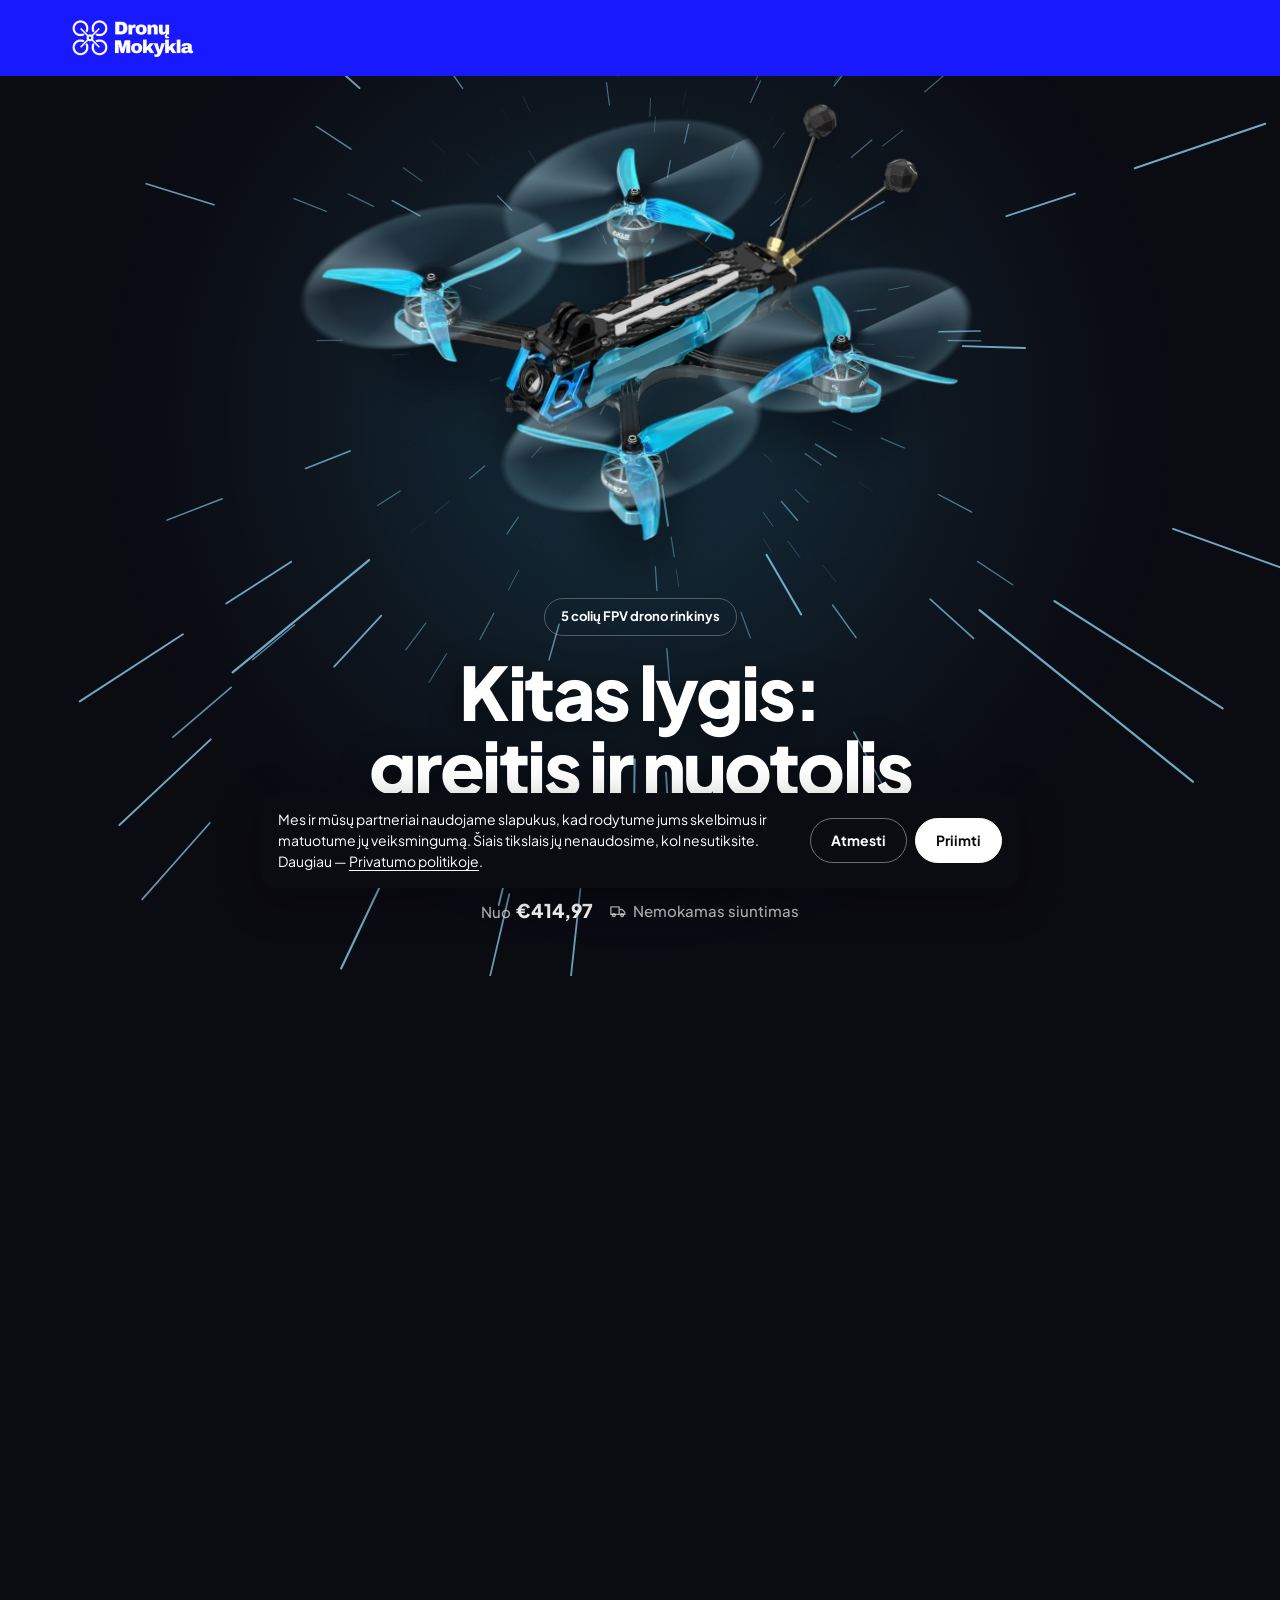
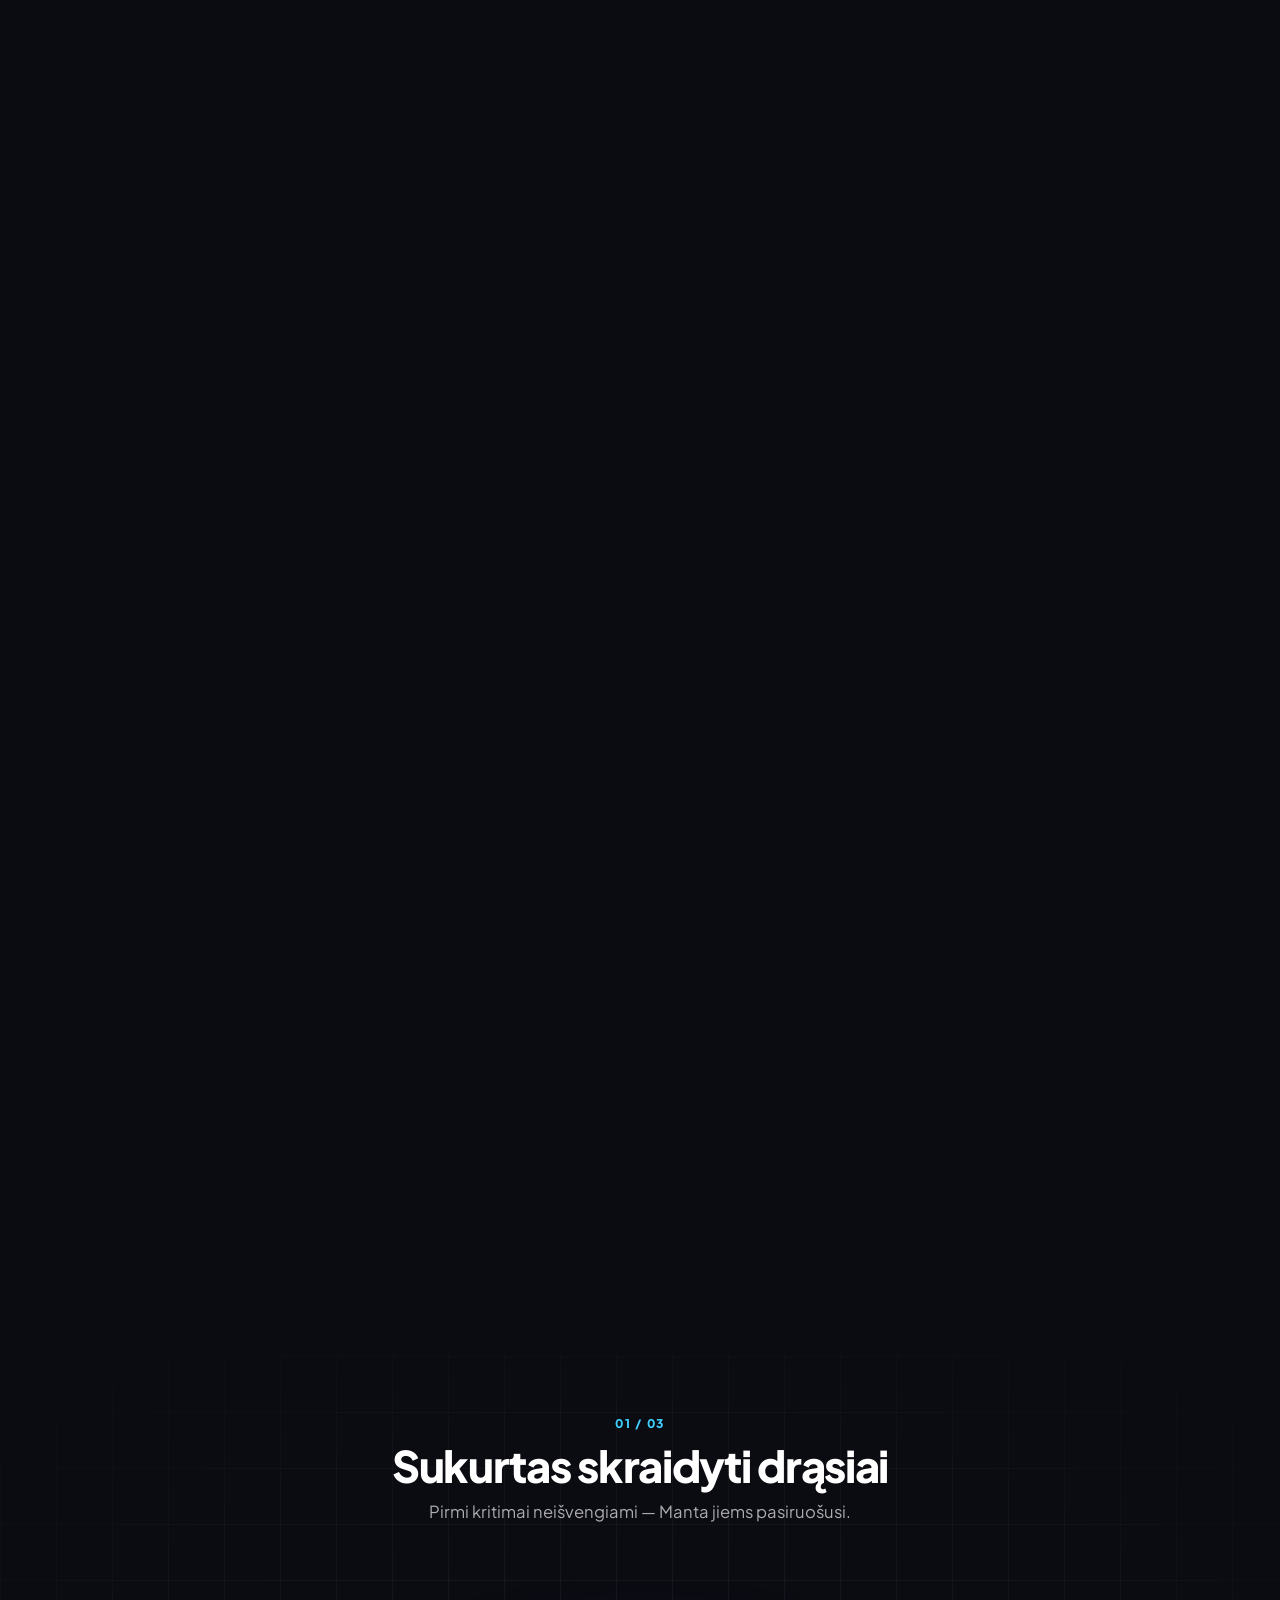
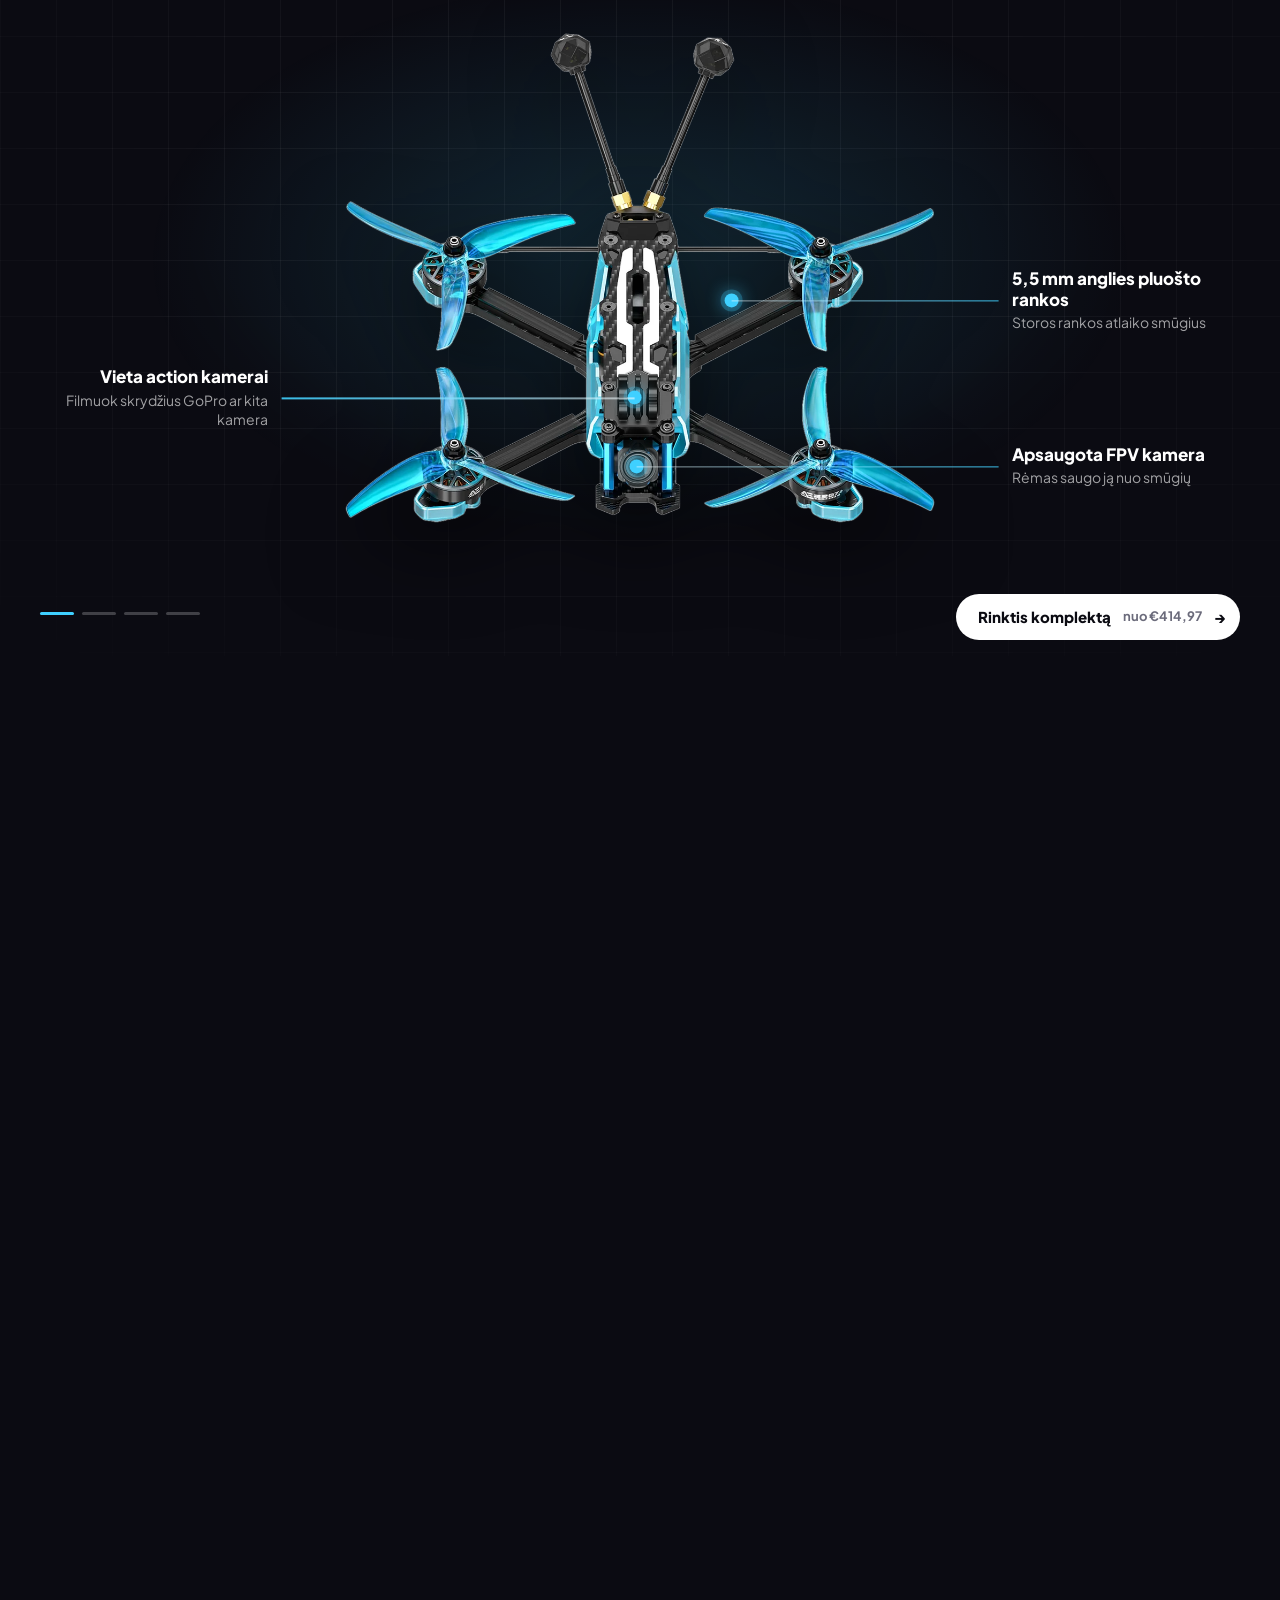
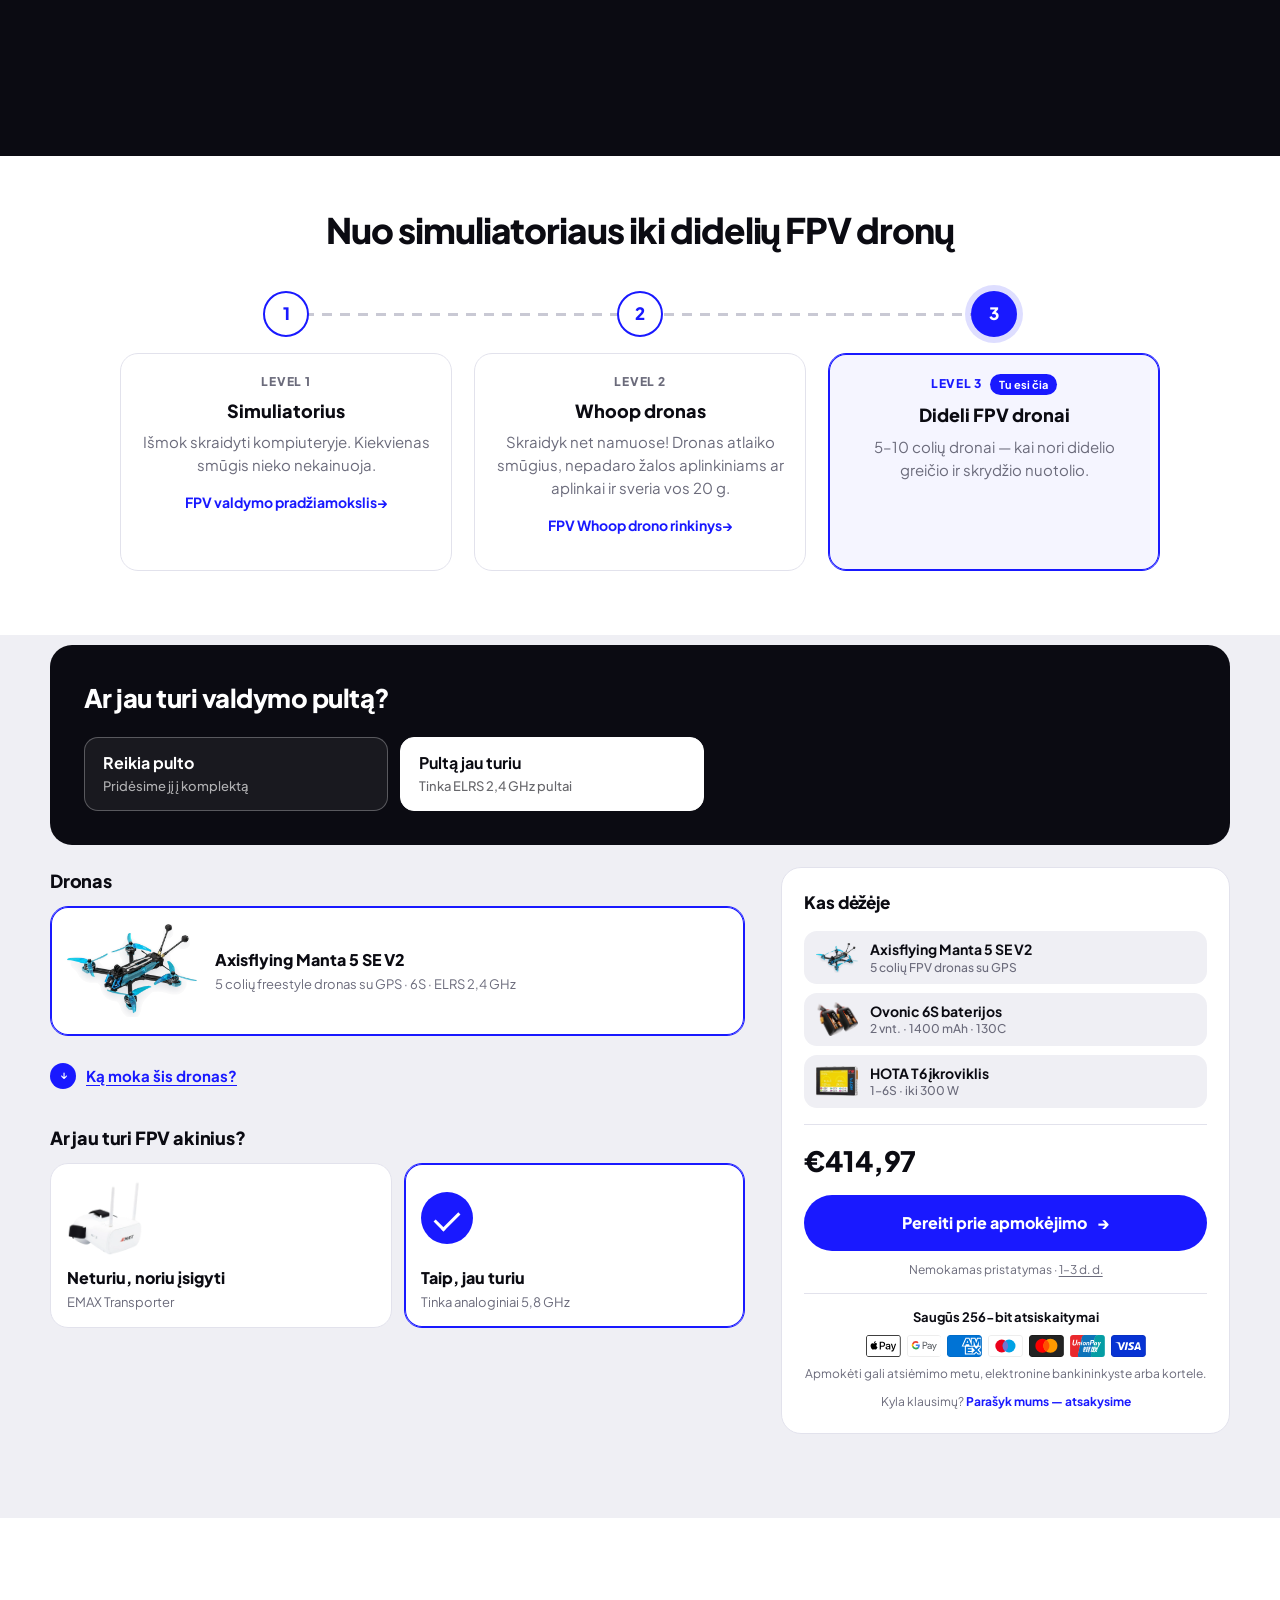
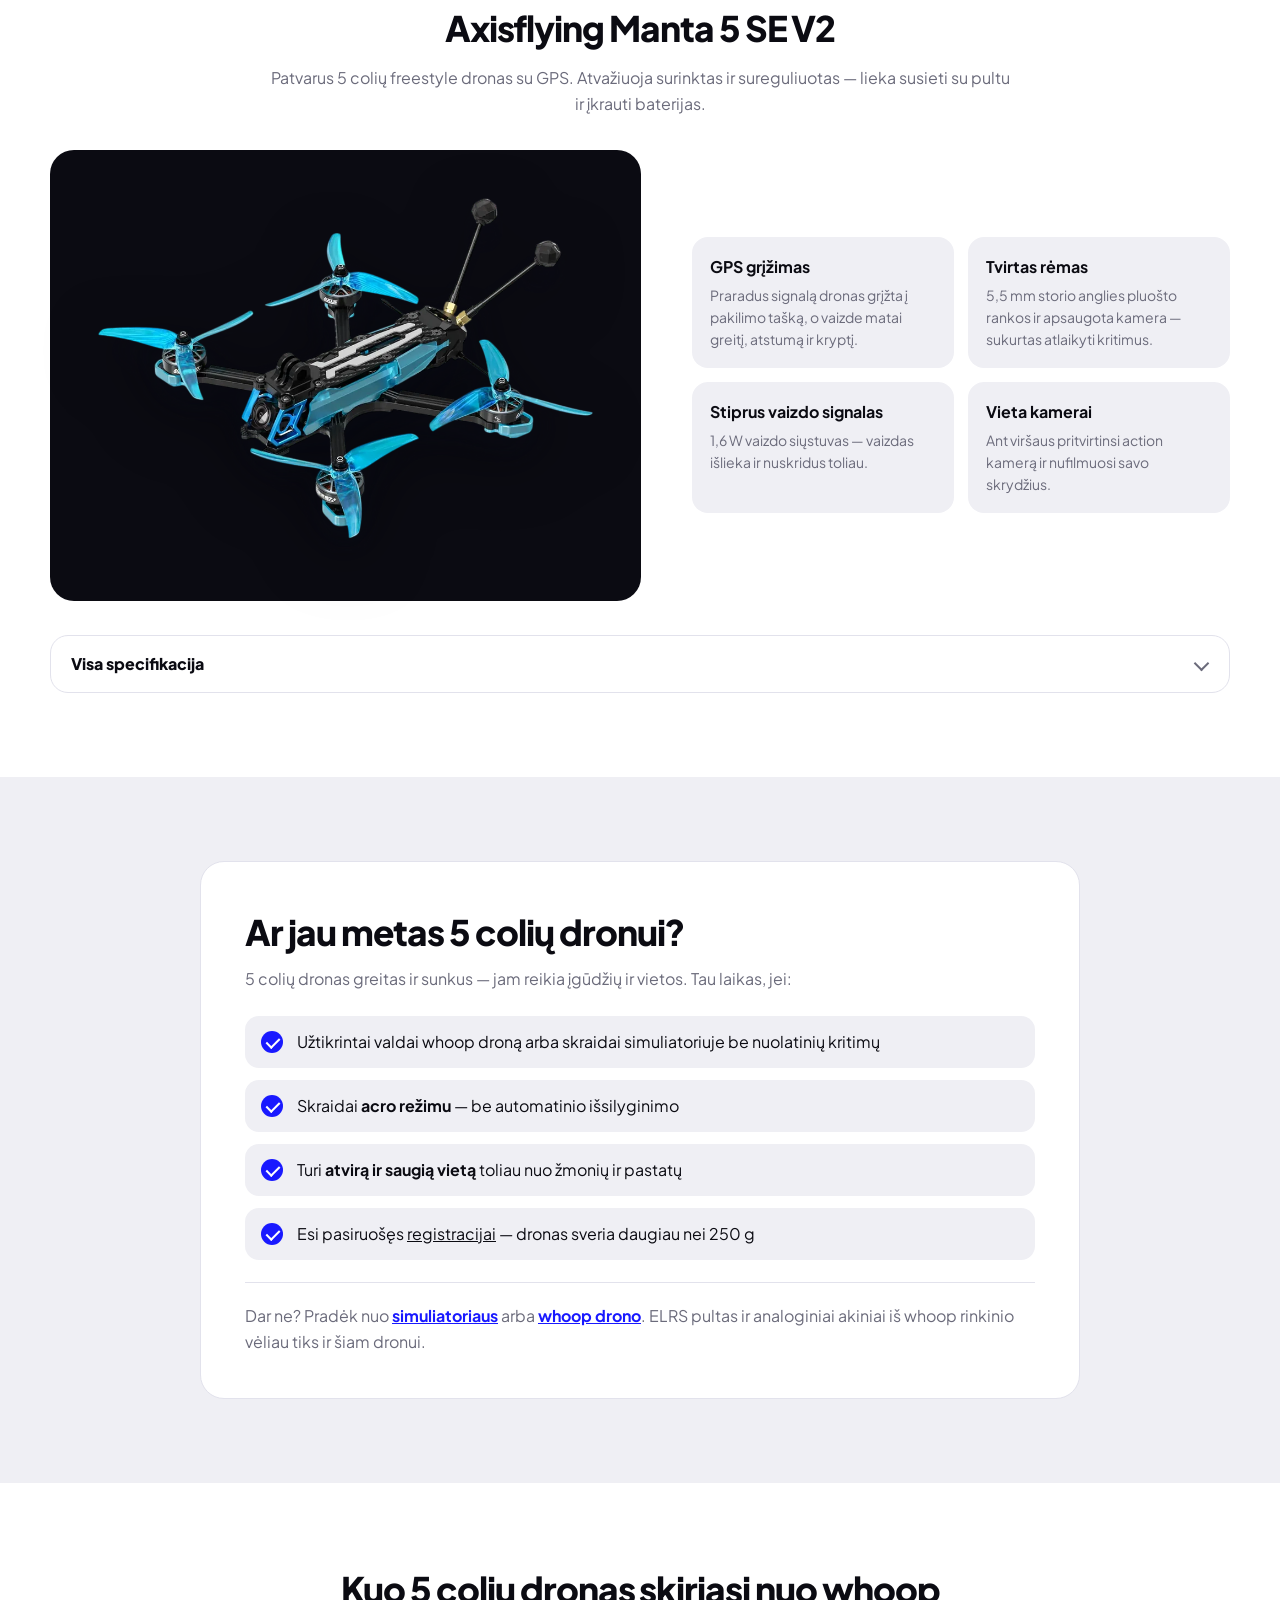
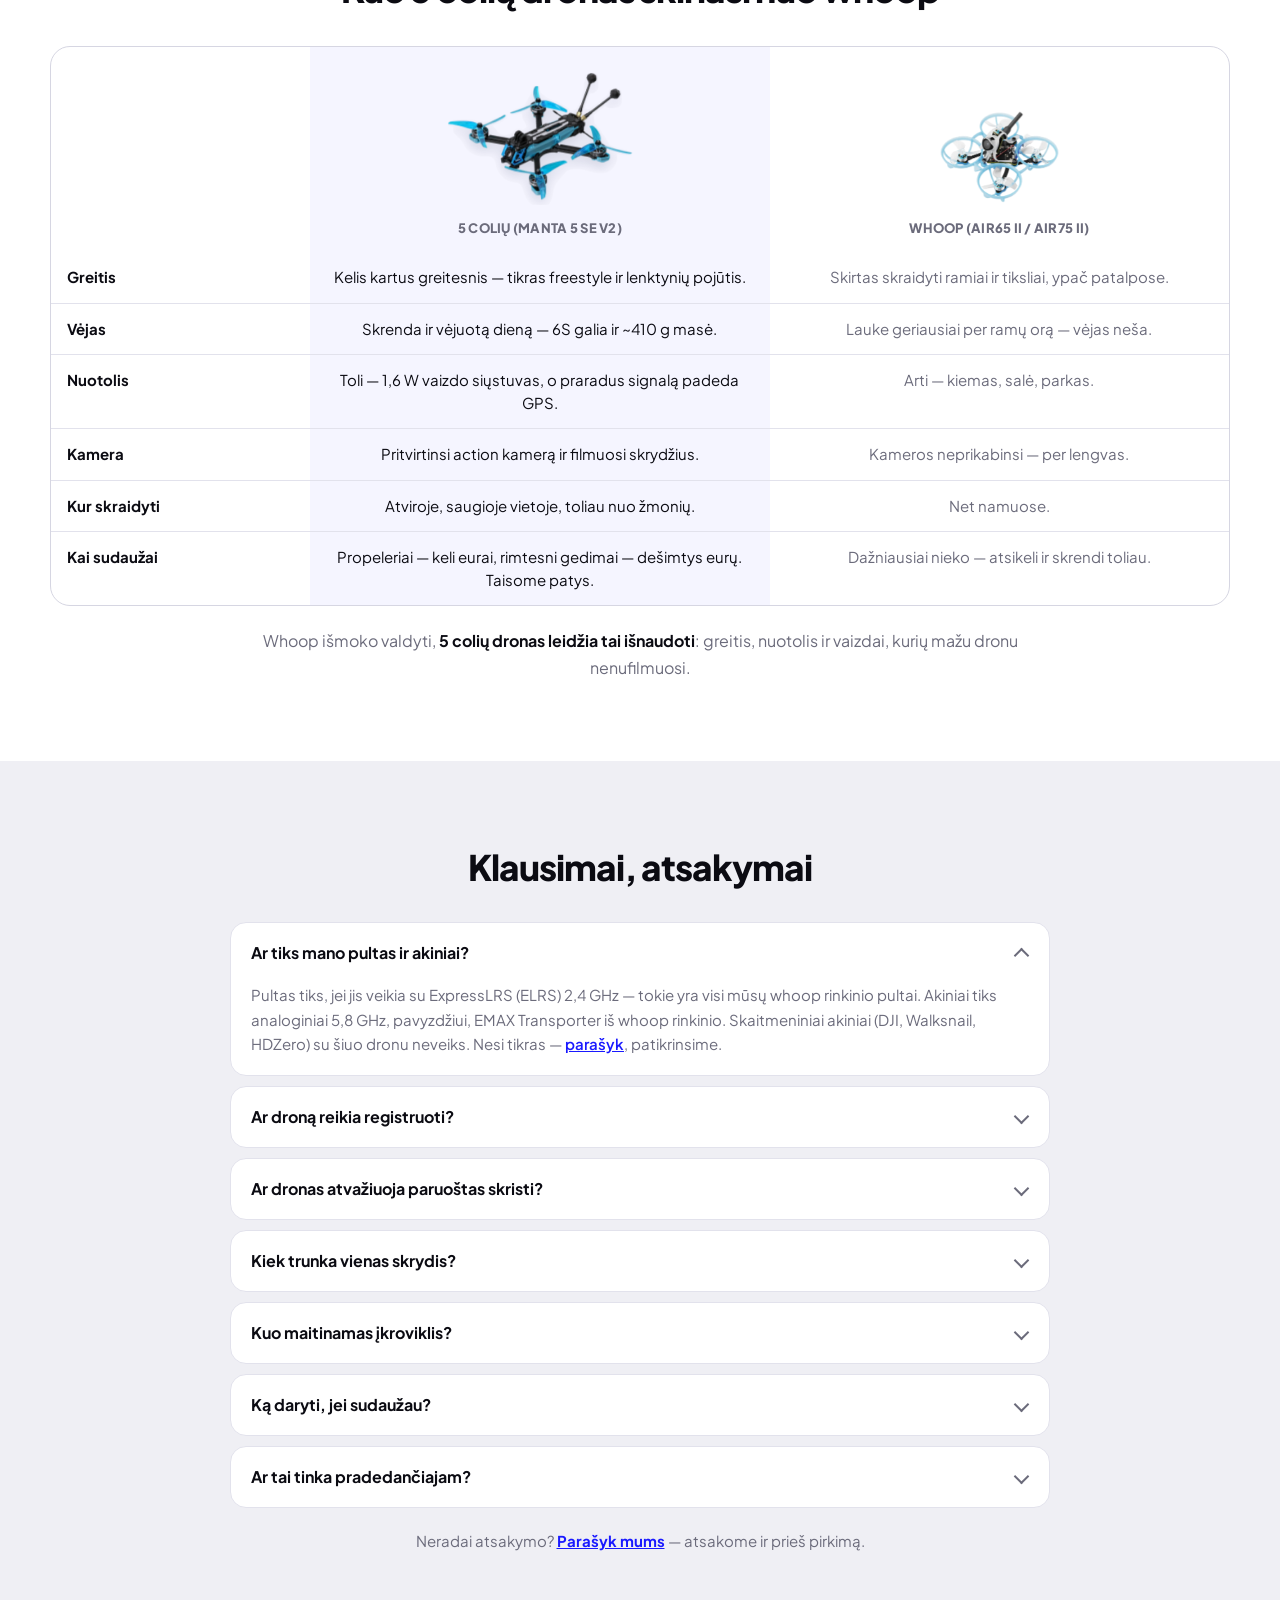
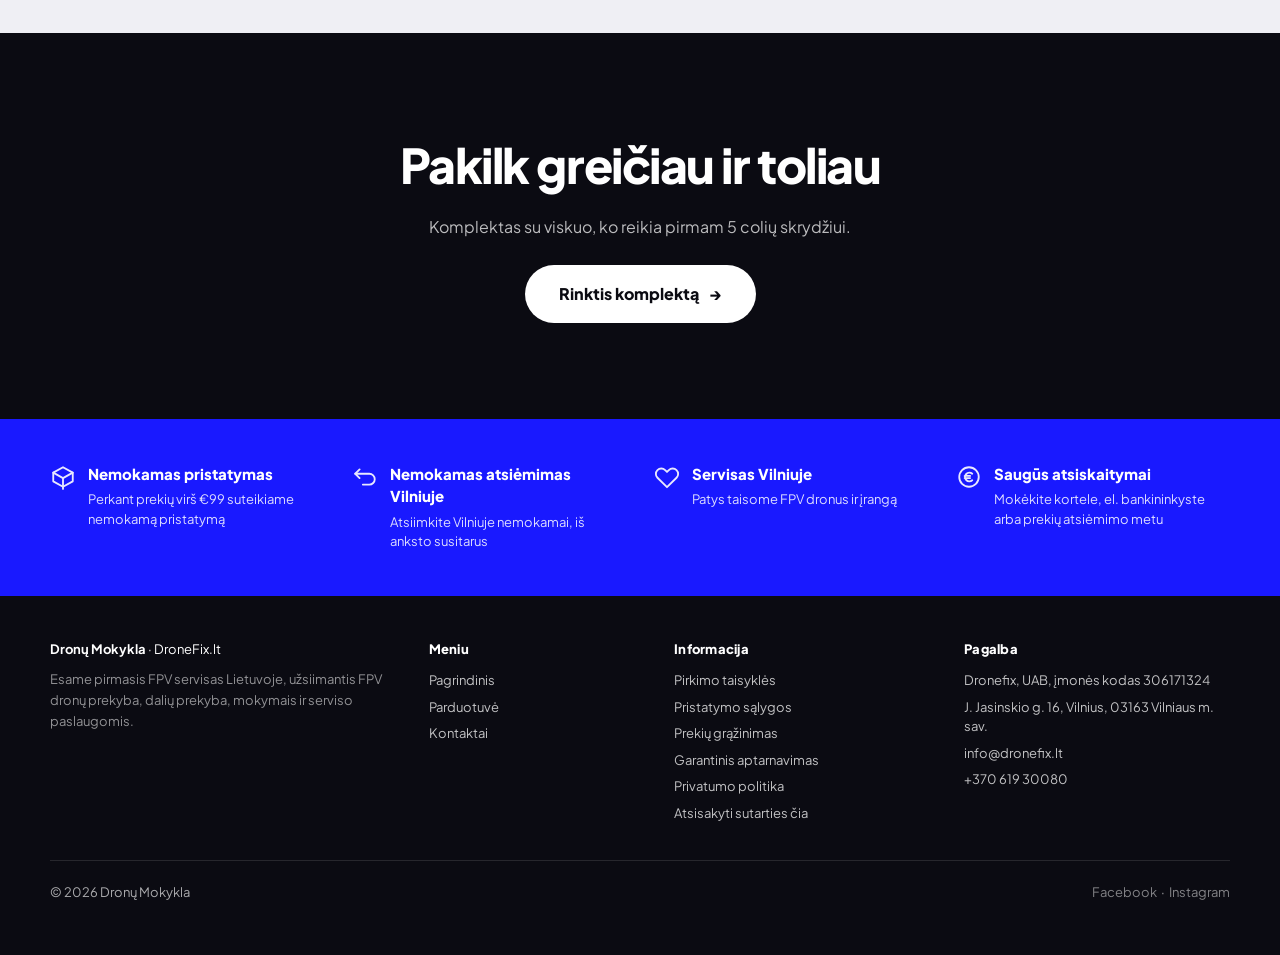
<file: 5-coliu/index.html>
<!doctype html>
<html lang="lt">
<head>
<meta charset="utf-8">
<meta name="viewport" content="width=device-width,initial-scale=1">
<title>5 colių FPV drono rinkinys — kitas lygis po whoop</title>
<meta name="description" content="Axisflying Manta 5 SE V2 su GPS, baterijos ir įkroviklis. Pultą ir akinius gali pridėti arba naudoti savo. Nuo €414,97.">
<link rel="canonical" href="https://shop.dronumokykla.lt/5-coliu/">

<meta property="og:type" content="product">
<meta property="og:locale" content="lt_LT">
<meta property="og:site_name" content="Dronų Mokykla">
<meta property="og:url" content="https://shop.dronumokykla.lt/5-coliu/">
<meta property="og:title" content="5 colių FPV drono rinkinys — kitas lygis po whoop">
<meta property="og:description" content="Axisflying Manta 5 SE V2 su GPS, baterijos ir įkroviklis. Nuo €414,97.">
<meta property="og:image" content="https://dronumokykla.lt/cdn/shop/files/fpv_new_buld_52b5559f-c65d-49ac-b11f-be925e9e60ec.png?v=1783431412&width=1200">
<meta name="twitter:card" content="summary_large_image">

<link rel="icon" href="/img/icon-32.png" sizes="32x32">
<link rel="apple-touch-icon" href="/img/icon-180.png">
<link rel="icon" href="/img/icon-512.png" sizes="512x512">
<meta name="theme-color" content="#0B0B12">
<link rel="preconnect" href="https://fonts.googleapis.com">
<link rel="preconnect" href="https://fonts.gstatic.com" crossorigin>
<link href="https://fonts.googleapis.com/css2?family=Plus+Jakarta+Sans:wght@400;500;700;800&display=swap" rel="stylesheet">
<style>
:root{
  --blue:#1919FF;
  --ink:#0B0B12;
  --muted:#6B6B7B;
  --line:#E2E2EC;
  --sviesus:#EFEFF4;
  --zalia:#137A3E;
  --zaliaFonas:#E7F6ED;
}
*{box-sizing:border-box;margin:0;padding:0}
/* Paspaudus „Rinktis komplekta" nuslenkam sklandziai, ne soktelim.
   Kartu ir hero animacija persisuka pakeliui, o ne persijungia is karto. */
html{scroll-behavior:smooth}
@media (prefers-reduced-motion:reduce){html{scroll-behavior:auto}}
body{font-family:"Plus Jakarta Sans",system-ui,sans-serif;background:#fff;color:var(--ink);
  font-size:16px;line-height:1.5}
img{display:block;max-width:100%}
button{font:inherit;color:inherit;-webkit-appearance:none;appearance:none}


/* =================== HERO =================== */
/* ===== VIRSUTINE JUOSTA — kaip pradziamokslyje ===== */
.virsus{background:var(--blue)}
.virsus-in{max-width:1180px;margin:0 auto;padding:16px 20px;display:flex;align-items:center}
.virsus-logo{display:inline-flex;align-items:center;min-height:44px}
/* Aiskus aukstis — kitaip narsykle laukia nuotraukos ir turinys pasoka. */
.virsus-logo img{display:block;width:132px;height:38px;object-fit:contain}
.virsus-logo:focus-visible{outline:3px solid #fff;outline-offset:3px;border-radius:6px}
@media (max-width:760px){
  .virsus-in{padding:14px 16px}
  .virsus-logo img{width:112px;height:32px}
}

/* =================== HERO: SKRYDIS I ZIUROVA ===================
   Sekcija aukšta, scena prilipusi. Slenkant dronas artėja (didėja), pakyla
   nosimi ir praskrenda pro kamerą; fone lekia greičio linijos. Dronas —
   nuotrauka iš viršaus be propelerių, paversta 3D plokštumoje (rotateX),
   o propeleriai — besisukantys diskai toje pačioje plokštumoje, todėl
   perspektyva jiems pritaikoma automatiškai. Transformaciją skaičiuoja JS. */
.skrydis{--cian:#3FD0FF;--s0:.62;position:relative;height:calc(100vh * 3.2);height:calc(100svh * 3.2);
  background:var(--ink);color:#fff}
.skr-scena{position:sticky;top:0;height:100vh;height:100svh;overflow:hidden}
.skr-zvaigzdes{position:absolute;inset:0;width:100%;height:100%;display:block}
.skr-svytejimas{position:absolute;left:50%;top:38%;width:120vmax;height:120vmax;margin:-60vmax 0 0 -60vmax;
  background:radial-gradient(closest-side,rgba(63,208,255,.2),rgba(63,208,255,.05) 45%,transparent 70%);
  pointer-events:none}
/* Dronas virsuje, tekstas apacioje. */
.skr-tekstas{position:absolute;left:0;right:0;bottom:clamp(28px,6vh,72px);padding:0 20px;text-align:center;z-index:3;
  will-change:opacity,transform}
.skr-tekstas .chip{display:inline-block;padding:8px 16px;border-radius:999px;
  border:1px solid rgba(255,255,255,.28);font-size:.8125rem;font-weight:700;backdrop-filter:blur(6px)}
.skr-tekstas h1{margin-top:18px;font-size:clamp(2.4rem,6vw,4.6rem);font-weight:800;
  line-height:1.02;letter-spacing:-.035em;text-shadow:0 6px 30px rgba(0,0,0,.6)}
.skrydis .cta{display:inline-flex;align-items:center;gap:10px;margin-top:24px;
  padding:16px 32px;border-radius:999px;text-decoration:none;font-weight:800;font-size:1.0625rem;
  background:#fff;color:var(--ink);box-shadow:0 10px 30px rgba(0,0,0,.35)}
.skrydis .kaina{margin-top:14px;display:flex;align-items:center;justify-content:center;
  flex-wrap:wrap;gap:6px 16px;font-size:.9375rem;font-weight:500;line-height:1.2}
.skrydis .kaina-nuo{color:rgba(255,255,255,.72)}
.skrydis .kaina-nuo b{color:#fff;font-weight:800;font-size:1.1875rem;letter-spacing:-.01em;margin-left:2px}
.skrydis .kaina-siunt{display:inline-flex;align-items:center;gap:6px;color:rgba(255,255,255,.72)}
.skrydis .kaina-siunt svg{width:18px;height:18px;flex:0 0 auto}

/* Tikra 3/4 nuotrauka su propeleriais — jokio 3D tempimo, tik mastelis. */
.skr-dronas{position:absolute;left:50%;top:34%;width:min(92vw,1100px);z-index:2;
  will-change:transform,filter;transform:translate(-50%,-50%) scale(var(--s0))}
.skr-dronas > img{width:100%;height:auto;filter:drop-shadow(0 40px 50px rgba(0,0,0,.7))}
/* Propelerio sukimosi diskas ant nuotraukoje esancio propelerio. Apskritimas
   paverciamas elipse ta pacia afinine matrica, kuri virsaus vaizda atvaizduoja
   i si 3/4 kampa (apskaiciuota is keturiu varikliu vietu), todel diskas guli
   tiksliai propeleriu plokstumoje. Skersmuo — 5,1" propelerio. */
.prop{position:absolute;left:calc(var(--x) * 100%);top:calc(var(--y) * 100%);
  width:38.5%;aspect-ratio:1;border-radius:50%;pointer-events:none;
  transform:translate(-50%,-50%) matrix(.4993,.4029,-.9506,.4525,0,0);
  background:radial-gradient(closest-side,transparent 0 12%,rgba(170,230,255,.04) 13%,
    rgba(170,230,255,.08) 75%,rgba(190,240,255,.16) 94%,transparent 100%)}
.prop::before{content:"";position:absolute;inset:0;border-radius:50%;
  background:conic-gradient(from 0deg,
    rgba(200,240,255,.34) 0deg,rgba(120,210,255,.08) 34deg,transparent 90deg,
    rgba(200,240,255,.34) 120deg,rgba(120,210,255,.08) 154deg,transparent 210deg,
    rgba(200,240,255,.34) 240deg,rgba(120,210,255,.08) 274deg,transparent 330deg);
  -webkit-mask:radial-gradient(closest-side,transparent 14%,#000 22%,#000 92%,transparent 100%);
          mask:radial-gradient(closest-side,transparent 14%,#000 22%,#000 92%,transparent 100%);
  animation:suktis .11s linear infinite;filter:blur(1.2px)}
.prop--atv::before{animation-direction:reverse}
@keyframes suktis{to{transform:rotate(360deg)}}

@media (prefers-reduced-motion:reduce){ .prop::before{animation:none} }
@media (max-width:760px){
  .skrydis{--s0:1}
  .skr-tekstas{bottom:28px}
  .skr-tekstas h1{font-size:2.3rem;margin-top:14px}
  .skr-tekstas .chip{padding:6px 13px;font-size:.75rem}
  .skrydis .cta{margin-top:18px;padding:14px 26px;font-size:.9375rem}
  .skrydis .kaina{font-size:.8125rem;gap:4px 12px}
  .skrydis .kaina-nuo b{font-size:1rem}
  .skr-dronas{top:32%}
}

/* =================== DRONO APZIURA: SLINKIMO ISTORIJA ===================
   Sekcija aukšta (kelis ekranus), o scena joje prilipusi prie viršaus.
   Slenkant keičiasi tik aktyvus žingsnis: dronas „pasisuka" į kitą kampą,
   o ant jo atsiranda taškai su užrašais. Taškų vietos (--x, --y) — dalys
   nuo nuotraukos pločio ir aukščio, todėl nepriklauso nuo ekrano dydžio. */
.istorija{--cian:#3FD0FF;position:relative;height:calc(100vh * 4);height:calc(100svh * 4);
  background:var(--ink);color:#fff}
.scena{position:sticky;top:0;height:100vh;height:100svh;overflow:hidden}
.scena-fonas{position:absolute;inset:0;pointer-events:none;
  background:
    radial-gradient(55% 45% at 50% 56%,rgba(63,208,255,.16),transparent 70%),
    linear-gradient(rgba(255,255,255,.045) 1px,transparent 1px) 0 0/56px 56px,
    linear-gradient(90deg,rgba(255,255,255,.045) 1px,transparent 1px) 0 0/56px 56px;
  -webkit-mask:radial-gradient(75% 70% at 50% 50%,#000 40%,transparent 100%);
          mask:radial-gradient(75% 70% at 50% 50%,#000 40%,transparent 100%)}

.zingsnis{position:absolute;inset:0;opacity:0;visibility:hidden;perspective:1400px;
  transition:opacity .55s ease,visibility 0s linear .55s}
.zingsnis.aktyvus{opacity:1;visibility:visible;transition:opacity .55s ease,visibility 0s}

.z-tekstas{position:absolute;left:0;right:0;top:clamp(20px,6vh,64px);padding:0 20px;
  text-align:center;z-index:3}
.z-nr{display:inline-block;font-size:.75rem;font-weight:800;letter-spacing:.14em;
  color:var(--cian)}
.z-tekstas h2{margin-top:8px;font-size:clamp(1.7rem,3.4vw,2.8rem);font-weight:800;
  letter-spacing:-.03em;line-height:1.08}
.z-tekstas p{margin:10px auto 0;max-width:52ch;color:rgba(255,255,255,.66);
  font-size:clamp(.9375rem,1.3vw,1.0625rem);line-height:1.55}
.z-tekstas .chip{display:inline-block;padding:8px 16px;border-radius:999px;
  border:1px solid rgba(255,255,255,.28);font-size:.8125rem;font-weight:700}
.z-tekstas h1{margin-top:18px;font-size:clamp(2.3rem,5.6vw,4.2rem);font-weight:800;
  line-height:1.03;letter-spacing:-.035em}
.istorija .cta{display:inline-flex;align-items:center;gap:10px;margin-top:24px;
  padding:16px 32px;border-radius:999px;text-decoration:none;font-weight:800;font-size:1.0625rem;
  background:#fff;color:var(--ink);box-shadow:0 10px 30px rgba(0,0,0,.3)}
.kaina{margin-top:14px;display:flex;align-items:center;justify-content:center;
  flex-wrap:wrap;gap:6px 16px;font-size:.9375rem;font-weight:500;line-height:1.2}
.kaina-nuo{color:rgba(255,255,255,.72)}
.kaina-nuo b{color:#fff;font-weight:800;font-size:1.1875rem;letter-spacing:-.01em;margin-left:2px}
.kaina-siunt{display:inline-flex;align-items:center;gap:6px;color:rgba(255,255,255,.72)}
.kaina-siunt svg{width:18px;height:18px;flex:0 0 auto}
.z-rodikliai{display:flex;flex-wrap:wrap;justify-content:center;gap:8px;margin-top:16px;
  list-style:none}
.z-rodikliai li{padding:7px 14px;border-radius:999px;background:rgba(63,208,255,.1);
  border:1px solid rgba(63,208,255,.35);font-size:.8125rem;font-weight:700}

/* --- Dronas. --bw — nuotraukos plotis; ribojamas ir pagal ekrano aukštį,
   kad žemame ekrane dronas neužliptų ant antraštės. --- */
.z-dronas{position:absolute;left:50%;top:var(--cy,57%);width:var(--bw);z-index:2;
  transform:translate(-50%,-50%)}
.z-dronas > img{width:100%;height:auto;
  filter:drop-shadow(0 30px 40px rgba(0,0,0,.6));
  transform:rotateY(32deg) rotateX(8deg) scale(.86) translateX(8%);opacity:0;
  transition:transform .8s cubic-bezier(.2,.7,.2,1),opacity .5s ease}
.aktyvus .z-dronas > img{transform:none;opacity:1}
.buvo .z-dronas > img{transform:rotateY(-32deg) rotateX(-6deg) scale(.86) translateX(-8%)}
.zd--virsus{--bw:min(46vw,calc((100svh - 300px) * 1.2),700px);--cy:58%}
.zd--galas {--bw:min(52vw,calc((100svh - 300px) * 1.5),800px);--cy:59%}
.zd--apacia{--bw:min(40vw,calc((100svh - 340px) * 1.04),600px);--cy:62%}

/* --- Taškai ir užrašai --- */
.tsk{position:absolute;left:calc(var(--x) * 100%);top:calc(var(--y) * 100%);width:0;height:0}
.tsk::before{content:"";position:absolute;left:-7px;top:-7px;width:14px;height:14px;
  border-radius:50%;background:var(--cian);box-shadow:0 0 0 4px rgba(63,208,255,.25),0 0 18px var(--cian);
  transform:scale(0);transition:transform .35s cubic-bezier(.3,1.6,.5,1) calc(.45s + var(--i) * .14s)}
.tsk::after{content:"";position:absolute;left:-7px;top:-7px;width:14px;height:14px;border-radius:50%;
  border:1.5px solid var(--cian);opacity:0}
.aktyvus .tsk::before{transform:scale(1)}
.aktyvus .tsk::after{animation:pulsas 2.2s ease-out calc(.9s + var(--i) * .14s) infinite}
@keyframes pulsas{0%{transform:scale(1);opacity:.8}100%{transform:scale(3.2);opacity:0}}
.tsk-lin{position:absolute;top:0;height:1.5px;background:linear-gradient(90deg,rgba(63,208,255,.9),rgba(255,255,255,.55));
  transform:scaleX(0);transition:transform .45s ease calc(.6s + var(--i) * .14s)}
.tsk--k .tsk-lin{right:0;width:calc(var(--x) * var(--bw) + var(--uz,64px));transform-origin:100% 50%}
.tsk--d .tsk-lin{left:0;width:calc((1 - var(--x)) * var(--bw) + var(--uz,64px));transform-origin:0 50%;
  background:linear-gradient(90deg,rgba(255,255,255,.55),rgba(63,208,255,.9))}
.aktyvus .tsk-lin{transform:scaleX(1)}
.tsk-lab{position:absolute;top:0;width:230px;transform:translateY(-50%);opacity:0;
  transition:opacity .4s ease calc(.85s + var(--i) * .14s)}
.tsk--k .tsk-lab{right:calc(var(--x) * var(--bw) + var(--uz,64px) + 14px);text-align:right}
.tsk--d .tsk-lab{left:calc((1 - var(--x)) * var(--bw) + var(--uz,64px) + 14px)}
.aktyvus .tsk-lab{opacity:1}
.tsk-lab b{display:block;font-size:1.0625rem;font-weight:800;line-height:1.25}
.tsk-lab span{display:block;margin-top:3px;font-size:.875rem;color:rgba(255,255,255,.62);line-height:1.4}
.z-sarasas{display:none}

/* --- Rinkinys paskutiniame žingsnyje: daiktai atskrenda iš šonų --- */
.rink{position:absolute;left:50%;top:64%;width:0;height:0;z-index:2}
.rink img{position:absolute;left:0;top:0;width:var(--w);max-width:none;
  filter:drop-shadow(0 18px 28px rgba(0,0,0,.55));opacity:0;
  transform:translate(-50%,-50%) translate(calc(var(--x) * 2.2px),calc(var(--y) * 1px + 120px)) rotate(var(--r,0deg)) scale(.7);
  transition:transform .8s cubic-bezier(.2,.7,.2,1) calc(var(--i) * .08s),opacity .5s ease calc(var(--i) * .08s)}
.aktyvus .rink img{opacity:1;transform:translate(-50%,-50%) translate(calc(var(--x) * 1px),calc(var(--y) * 1px)) rotate(var(--r,0deg))}
.rink .r-dronas {--w:min(40vw,520px);--x:0;--y:-40;--i:0}
.rink .r-akiniai{--w:230px;--x:-290;--y:110;--i:1;--r:-6deg}
.rink .r-pocket {--w:170px;--x:300;--y:120;--i:2;--r:10deg}
.rink .r-bat    {--w:200px;--x:-430;--y:-60;--i:3;--r:-14deg}
.rink .r-krov   {--w:150px;--x:440;--y:-50;--i:4;--r:12deg}

/* --- Apatinė juosta: eiga ir mygtukas --- */
.scena-apacia{position:absolute;left:0;right:0;bottom:0;z-index:4;display:flex;align-items:center;
  justify-content:space-between;gap:16px;padding:16px clamp(16px,4vw,40px) calc(16px + env(safe-area-inset-bottom));
  transition:opacity .4s ease,transform .4s ease}
.eiga{display:flex;gap:8px;list-style:none}
.eiga button{width:34px;height:24px;border:0;background:transparent;cursor:pointer;position:relative}
.eiga button::before{content:"";position:absolute;left:0;right:0;top:50%;height:3px;margin-top:-1.5px;
  border-radius:3px;background:rgba(255,255,255,.22);transition:background .3s}
.eiga button[aria-current="step"]::before{background:var(--cian)}
.apacia-cta{display:inline-flex;align-items:center;gap:12px;padding:12px 14px 12px 22px;border-radius:999px;
  background:#fff;color:var(--ink);text-decoration:none;font-weight:800;font-size:.9375rem;
  transition:opacity .4s ease,transform .4s ease}
.apacia-cta em{font-style:normal;font-weight:700;color:var(--muted);font-size:.8125rem}
.slink{position:absolute;left:50%;bottom:78px;transform:translateX(-50%);z-index:3;
  display:inline-flex;flex-direction:column;align-items:center;gap:6px;color:rgba(255,255,255,.6);
  font-size:.8125rem;font-weight:700;text-decoration:none}
.slink i{width:22px;height:34px;border:1.5px solid rgba(255,255,255,.45);border-radius:12px;position:relative}
.slink i::after{content:"";position:absolute;left:50%;top:7px;width:3px;height:7px;margin-left:-1.5px;
  border-radius:2px;background:#fff;animation:ratukas 1.8s ease-in-out infinite}
@keyframes ratukas{0%{transform:translateY(0);opacity:1}70%{transform:translateY(10px);opacity:0}100%{opacity:0}}

@media (prefers-reduced-motion:reduce){
  .z-dronas > img,.buvo .z-dronas > img{transform:none;transition:opacity .3s}
  .aktyvus .tsk::after{animation:none}
  .rink img{transition:opacity .3s}
}

/* --- Tabletė ir telefonas: užrašai ne šonuose, o sąraše po dronu,
   o taškai sunumeruoti. Šonuose tokiame plotyje vietos nėra. --- */
@media (max-width:1023px){
  .zingsnis .tsk-lin,.zingsnis .tsk-lab{display:none}
  .tsk::before{left:-12px;top:-12px;width:24px;height:24px;content:attr(data-n);
    color:var(--ink);font-size:.75rem;font-weight:800;display:flex;align-items:center;justify-content:center;
    box-shadow:0 0 0 3px rgba(63,208,255,.3),0 0 14px var(--cian)}
  .tsk::after{left:-12px;top:-12px;width:24px;height:24px}
  .z-sarasas{display:grid;gap:10px;position:absolute;left:16px;right:16px;bottom:88px;z-index:3;
    list-style:none;counter-reset:n;max-width:560px;margin:0 auto}
  .z-sarasas li{position:relative;padding-left:36px;counter-increment:n;opacity:0;transform:translateY(8px);
    transition:opacity .4s ease calc(.5s + var(--i,0) * .1s),transform .4s ease calc(.5s + var(--i,0) * .1s)}
  .aktyvus .z-sarasas li{opacity:1;transform:none}
  .z-sarasas li::before{content:counter(n);position:absolute;left:0;top:1px;width:24px;height:24px;border-radius:50%;
    background:var(--cian);color:var(--ink);font-size:.75rem;font-weight:800;display:flex;align-items:center;justify-content:center}
  .z-sarasas b{display:block;font-size:.9375rem;line-height:1.3}
  .z-sarasas span{display:block;font-size:.8125rem;color:rgba(255,255,255,.6);line-height:1.35}
  .zd--virsus{--bw:min(82vw,calc((100svh - 400px) * 1.2),560px);--cy:45%}
  .zd--galas {--bw:min(94vw,calc((100svh - 400px) * 1.5),640px);--cy:44%}
  .zd--apacia{--bw:min(66vw,calc((100svh - 480px) * 1.04),460px);--cy:52%}
  .rink .r-dronas {--w:min(74vw,440px);--x:0;--y:-50}
  .rink .r-akiniai{--w:min(34vw,200px);--x:-95;--y:95}
  .rink .r-pocket {--w:min(26vw,150px);--x:110;--y:105}
  .rink .r-bat    {--w:min(28vw,160px);--x:-130;--y:-150}
  .rink .r-krov   {--w:min(22vw,120px);--x:135;--y:-140}
  .rink{top:60%}
}
@media (max-width:620px){
  .z-tekstas{top:18px}
  .z-tekstas h2{font-size:1.5rem}
  .z-tekstas p{font-size:.875rem;margin-top:6px}
  .z-tekstas h1{font-size:2.1rem;margin-top:14px}
  .z-tekstas .chip{padding:6px 13px;font-size:.75rem}
  .istorija .cta{margin-top:18px;padding:14px 26px;font-size:.9375rem}
  .kaina{font-size:.8125rem;gap:4px 12px}
  .kaina-nuo b{font-size:1rem}
  .z-rodikliai{margin-top:10px;gap:6px}
  .z-rodikliai li{padding:5px 11px;font-size:.75rem}
  .scena-apacia{padding:12px 16px calc(12px + env(safe-area-inset-bottom))}
  .eiga{gap:4px}
  .eiga button{width:22px}
  .apacia-cta{padding:11px 12px 11px 18px;font-size:.875rem}
  .apacia-cta em{display:none}
  .slink{bottom:84px}
}
/* ===== PAGALBOS NUORODOS IR PULTU PALYGINIMAS =====
   Perkelta is pradziamokslio puslapio. Kainos eilutes cia nera —
   rinkinio kainos priklauso ir nuo drono su akiniais, todel kaina
   rodoma tik viena karta, prie mygtuko. */
.dm-help-link{display:inline-flex;align-items:center;gap:10px;flex-wrap:wrap;
  font-weight:700;font-size:0.9375rem;color:var(--blue);text-decoration:none;
  min-height:44px;}
.dm-help-label{text-decoration:underline;text-underline-offset:3px;}
.dm-help-icon{display:inline-flex;align-items:center;justify-content:center;
  width:26px;height:26px;border-radius:50%;background:var(--blue);color:#fff;
  font-size:0.625rem;text-decoration:none;flex:0 0 auto;}
.dm-pagalba{margin-top:18px;}
/* ===== PULTŲ PALYGINIMO LENTELĖ =====
   Vizualas pagal Fausto maketą, spalvos — tik firminės. Telefone lentelė
   slenka į šoną, nes trijų stulpelių suspausti iki 375 px neįmanoma
   neprarandant įskaitomumo. */
.dm-help-link--cmp{margin-left:26px;}
@media (max-width:620px){
  .dm-help-link--cmp{margin-left:0;margin-top:12px;}
  .dm-help-link{display:flex;}
}
.dm-cmp-blokas{margin-top:clamp(36px,5vw,52px);border:1px solid var(--line);
  border-radius:20px;overflow:hidden;background:#fff;
}
.dm-cmp-intro{padding:clamp(22px,3vw,34px);}
@media (min-width:900px){
  /* Plačiame ekrane iztraukiam tekstą į kairę, kaip makete. */
  .dm-cmp-intro{max-width:62ch;}
}
.dm-cmp-h{font-size:clamp(1.4rem,2.6vw,1.875rem);}
.dm-cmp-lead{margin-top:10px;color:var(--muted);font-size:1rem;line-height:1.55;
  max-width:46ch;}
/* Ikonos varnelė turi likti balta — bendra span taisyklė ją nudažydavo pilkai. */

.dm-cmp{overflow-x:auto;-webkit-overflow-scrolling:touch;
  border-top:1px solid var(--line);}
.dm-cmp table{width:100%;border-collapse:collapse;min-width:640px;}
.dm-cmp th,.dm-cmp td{padding:14px 16px;text-align:left;
  border-bottom:1px solid var(--line);font-size:0.9375rem;line-height:1.45;
  vertical-align:middle;}
/* Reikšmės centruojamos, eilučių pavadinimai lieka kairėje. */
.dm-cmp td{text-align:center;}
.dm-cmp td .dm-cmp-su-zenklu{justify-content:center;}
.dm-cmp td.dm-cmp-c .dm-cmp-z{margin:0 auto;}
.dm-cmp thead th{background:#fff;border-bottom:2px solid var(--ink);
  text-align:center;vertical-align:top;padding:20px 16px 18px;}
/* Pavadinimui rezervuojam dvi eilutes — kitaip vienos eilutės pavadinimas
   („Pocket") pakiltų aukščiau nei dviejų eilučių („LiteRadio 2 SE"). */
.dm-cmp-pav{min-height:2.6em;}
.dm-cmp thead th:first-child{border-bottom-color:var(--line);}
.dm-cmp tbody th{font-weight:600;color:var(--ink);white-space:nowrap;
  background:var(--sviesus);}
.dm-cmp tbody tr:last-child td,.dm-cmp tbody tr:last-child th{border-bottom:0;}

.dm-cmp-ikona{display:inline-flex;align-items:center;justify-content:center;
  width:22px;height:22px;margin-right:10px;color:var(--blue);
  vertical-align:-5px;}
.dm-cmp-ikona svg{width:19px;height:19px;}

.dm-cmp-role{display:inline-block;font-size:0.75rem;font-weight:700;
  padding:4px 11px;border-radius:999px;background:var(--sviesus);
  color:var(--muted);margin-bottom:12px;}
.dm-cmp-zenklas{display:inline-block;margin:0 0 12px 6px;font-size:0.6875rem;
  font-weight:800;padding:4px 11px;border-radius:999px;
  background:var(--blue);color:#fff;}
.dm-cmp-zenklas--rek{background:var(--ink);}
.dm-cmp-zenklas--tuscia{visibility:hidden;}
.dm-tag--rek{background:var(--ink);}
/* Aiskus px matmenys, o ne aspect-ratio: lenteles langelyje aspect-ratio
   kai kuriose narsyklese (Safari) sukelia netiketa isdestyma - nuotraukos
   issikisdavo virs kitu eiluciu. */
.dm-cmp-foto{display:block;width:112px;height:112px;margin:0 auto 10px;}
.dm-cmp-foto img{width:100%;height:100%;object-fit:contain;display:block;}
.dm-cmp-pav{display:block;font-weight:800;font-size:1rem;line-height:1.3;}
.dm-cmp-chip{display:inline-block;margin-top:8px;font-size:0.6875rem;
  font-weight:800;letter-spacing:0.04em;padding:3px 10px;border-radius:999px;
  background:#E9E9FF;color:var(--blue);}

.dm-cmp-c{text-align:center;}
/* Būsenų spalvos — semantinės: žalia „yra", gintaro „iš dalies",
   raudona (jau firminė #CB321E) „nėra". */
.dm-cmp-z{display:inline-flex;align-items:center;justify-content:center;
  width:24px;height:24px;border-radius:50%;flex:0 0 auto;}
.dm-cmp-z svg{width:20px;height:20px;}
.dm-cmp-z--gerai{background:#E6F6EC;color:#16A34A;}
.dm-cmp-z--vidut{background:#FDF1DD;color:#C77700;}
.dm-cmp-z--nera{background:#FBE9E6;color:#CB321E;}
.dm-cmp-su-zenklu{display:inline-flex;align-items:center;gap:10px;
  text-align:center;vertical-align:middle;}
.dm-cmp-su-zenklu--dd{justify-content:flex-end;}
.dm-cmp-pastaba{display:block;font-size:0.8125rem;color:var(--muted);
  margin-top:5px;}
.dm-cmp-kaina{font-weight:800;}

.dm-cmp-juosta{display:flex;flex-wrap:wrap;gap:18px 28px;
  align-items:center;justify-content:space-between;
  background:var(--sviesus);padding:18px clamp(20px,3vw,32px);}
.dm-cmp-juosta-txt b{display:block;font-weight:800;font-size:0.9375rem;}
.dm-cmp-juosta-txt span{display:block;font-size:0.875rem;
  color:var(--muted);margin-top:3px;}
.dm-cmp-juosta-zymos{display:flex;flex-wrap:wrap;gap:8px;list-style:none;margin:0;padding:0;}
.dm-cmp-juosta-zymos li{font-size:0.8125rem;font-weight:700;
  background:#fff;border:1px solid var(--line);border-radius:999px;
  padding:6px 13px;}

/* --- Ilgas / trumpas tekstas --- */
.dm-cmp-trumpas{display:none;}
.dm-cmpk{border-top:1px solid var(--line);padding:20px clamp(18px,4vw,24px);}
.dm-cmpk-virsus{display:flex;align-items:center;gap:14px;}
.dm-cmpk-foto{flex:0 0 84px;width:84px;height:84px;}
.dm-cmpk-foto img{width:100%;height:100%;object-fit:contain;display:block;}
.dm-cmpk-pav{display:block;font-weight:800;font-size:1rem;line-height:1.3;
  margin-top:2px;}
.dm-cmpk .dm-cmp-role{margin-bottom:6px;}
.dm-cmpk .dm-cmp-zenklas{margin:0 0 6px 6px;}
.dm-cmpk-sarasas{display:grid;grid-template-columns:1fr auto;gap:0;
  margin-top:16px;}
.dm-cmpk-sarasas dt{display:flex;align-items:center;padding:10px 0;
  font-size:0.875rem;color:var(--muted);border-top:1px solid var(--line);}
.dm-cmpk-sarasas dd{margin:0;padding:10px 0;text-align:right;
  font-size:0.875rem;font-weight:600;border-top:1px solid var(--line);
  padding-left:14px;}
.dm-cmpk-sarasas dt:first-of-type,
.dm-cmpk-sarasas dd:first-of-type{border-top:0;}
.dm-cmp-pastaba--eil{display:inline;margin:0 0 0 8px;}

@media (max-width:760px){
  /* Telefone rodom trumpas reikšmes — taip visi trys stulpeliai telpa
     be slinkimo į šoną, o vietoj 30 kortelių eilučių lieka 10. */
  .dm-cmp-ilgas{display:none;}
  .dm-cmp-trumpas{display:inline;}
  .dm-cmp table{min-width:0;width:100%;table-layout:fixed;}
  .dm-cmp th,.dm-cmp td{padding:9px 6px;font-size:0.75rem;
    line-height:1.35;}
  .dm-cmp tbody th{white-space:normal;width:68px;}
  .dm-cmp thead th{padding:12px 6px 10px;}
  .dm-cmp-foto{width:64px;height:64px;margin:0 auto 8px;}
  .dm-cmp-pav{font-size:0.75rem;}
  .dm-cmp-ikona{display:none;}
  /* Siaurame stulpelyje telpa tik viena žyma. Vaidmens skiltį slepiam
     (ji matoma kortelėse viršuje), o „Populiariausias"/„Rekomenduojame"
     rodom vienoje eilutėje — žodžių per vidurį nelaužom, nes tai atrodo
     blogai. */
  .dm-cmp thead .dm-cmp-role{display:none;}
  /* Žyma per visą stulpelio plotį — taip ji fiziškai negali kyšoti,
     nesvarbu, koks ilgas žodis. */
  .dm-cmp-zenklas{display:block;width:100%;box-sizing:border-box;
    font-size:0.625rem;padding:3px 2px;margin:0 0 6px;text-align:center;
    white-space:nowrap;overflow-wrap:normal;word-break:normal;
    letter-spacing:0;}
  .dm-cmp-chip{display:none;}
  .dm-cmp-z{width:20px;height:20px;}
  .dm-cmp-z svg{width:16px;height:16px;}
  /* Siaurame stulpelyje ženklas ir tekstas gali persikelti į kitą eilutę —
     kitaip „Spalvotas" su ženklu (82 px) kyšotų iš 71 px langelio. */
  .dm-cmp-su-zenklu{gap:4px;max-width:100%;flex-wrap:wrap;}
  .dm-cmp-su-zenklu > span{min-width:0;}
  /* Sena kaina lentelėje telefone neberodoma — ji matoma kortelėse viršuje. */
  .dm-cmp .dm-was{display:none;}
  .dm-cmp-juosta{flex-direction:column;align-items:flex-start;}
}

/* ===== PALYGINIMO LENTELE TELEFONE: suskleidziama =====
   Telefone lentele uzima kelis ekranus, todel pradzioje ji suskleista,
   o "Palyginti visus tris" ja isskleidzia. Mygtuka kuria JS, tad be JS
   lentele lieka matoma, kaip ir anksciau. Kompiuteryje niekas nesikeicia. */
.dm-cmp-jungiklis{display:none;}
@media (max-width:620px){
  .dm-cmp-jungiklis{
    display:flex;align-items:center;justify-content:center;gap:10px;
    width:100%;margin-top:18px;padding:13px 18px;min-height:48px;
    border:1.5px solid var(--blue);border-radius:14px;background:#fff;
    font-family:inherit;font-size:1rem;font-weight:700;color:var(--blue);
    cursor:pointer;-webkit-appearance:none;appearance:none;
  }
  .dm-cmp-jungiklis-rodykle{font-size:0.75rem;line-height:1;transition:transform .18s ease;}
  .dm-cmp-jungiklis[aria-expanded="true"] .dm-cmp-jungiklis-rodykle{transform:rotate(180deg);}
  .dm-cmp-uzdaryta .dm-cmp,
  .dm-cmp-uzdaryta .dm-cmp-juosta{display:none;}
}
/* =================== PASIRINKIMAS =================== */
.rinkimas{background:var(--sviesus);padding:10px 20px 84px}
.wrap{max-width:1180px;margin:0 auto}
.klausimas{background:var(--ink);color:#fff;border-radius:22px;
  padding:clamp(22px,3vw,34px);margin-bottom:22px}
.klausimas h2{font-size:clamp(1.2rem,2.3vw,1.6rem);font-weight:800;letter-spacing:-.02em}
.klausimas p{margin-top:7px;opacity:.72;font-size:.9375rem;max-width:58ch}
.atsakymai{display:grid;grid-template-columns:1fr 1fr;gap:12px;margin-top:20px;max-width:620px}
.ats{border:1.5px solid rgba(255,255,255,.28);background:rgba(255,255,255,.06);
  border-radius:14px;padding:15px 18px;text-align:left;cursor:pointer;font-weight:700;line-height:1.3;
  transition:border-color .15s,background .15s}
.ats span{display:block;font-weight:500;font-size:.8125rem;opacity:.66;margin-top:4px}
.ats:hover{border-color:rgba(255,255,255,.6)}
.ats[aria-pressed="true"]{background:#fff;color:var(--ink);border-color:#fff}
.ats[aria-pressed="true"] span{opacity:.62}


.stulpeliai{display:grid;grid-template-columns:minmax(0,1.55fr) minmax(300px,1fr);
  gap:clamp(18px,3vw,36px);align-items:start}
.blokoAntraste{font-size:1.125rem;font-weight:800;letter-spacing:-.01em;margin-bottom:12px}
.blokoAntraste em{font-style:normal;color:var(--muted);font-weight:500;font-size:.875rem;margin-left:8px}

.korteles{display:grid;grid-template-columns:repeat(3,1fr);gap:12px}
.korteles--2{grid-template-columns:repeat(2,1fr)}
.kort{position:relative;border:1.5px solid var(--line);border-radius:18px;background:#fff;
  padding:16px;text-align:left;cursor:pointer;display:flex;flex-direction:column;
  transition:border-color .15s,box-shadow .15s}
.kort:hover{border-color:#C9C9D4}
.kort[aria-pressed="true"]{border-color:var(--blue);box-shadow:inset 0 0 0 1px var(--blue)}
.kort-zyma{position:absolute;top:-9px;left:16px;background:var(--blue);color:#fff;
  font-size:.6875rem;font-weight:800;padding:4px 10px;border-radius:999px}
.kort-img{height:76px;display:flex;align-items:center;justify-content:center;margin-bottom:10px}
.kort-img img{max-height:76px;width:auto}
.kort-varnele{width:52px;height:52px;border-radius:50%;background:var(--sviesus);
  display:block;position:relative}
.kort-varnele::after{content:"";position:absolute;left:19px;top:14px;width:11px;height:21px;
  border:solid #9A9AAB;border-width:0 3px 3px 0;transform:rotate(45deg)}
.kort[aria-pressed="true"] .kort-varnele{background:var(--blue)}
.kort[aria-pressed="true"] .kort-varnele::after{border-color:#fff}
.kort-role{font-weight:800;font-size:1rem;line-height:1.25}
.kort-pav{display:block;font-size:.8125rem;color:var(--muted);margin-top:3px;line-height:1.4}

.smulkios{margin-top:22px;display:grid;gap:10px}
.smulki{display:flex;align-items:center;gap:14px;flex-wrap:wrap;
  background:#fff;border:1.5px solid var(--line);border-radius:14px;padding:12px 16px}
.smulki-txt{flex:1 1 220px;font-weight:700;font-size:.9375rem;min-width:0}
.smulki-txt span{display:block;font-weight:500;font-size:.8125rem;color:var(--muted);margin-top:2px}
.segmentai{display:flex;gap:6px;background:var(--sviesus);border-radius:11px;padding:4px;flex:0 0 auto}
.seg{border:0;background:transparent;border-radius:8px;padding:8px 14px;cursor:pointer;
  font-weight:700;font-size:.875rem;color:var(--muted)}
.seg[aria-pressed="true"]{background:#fff;color:var(--ink);box-shadow:0 1px 3px rgba(0,0,0,.12)}
.dezute{flex:0 0 auto;width:22px;height:22px;border-radius:7px;border:1.5px solid #C9C9D4;
  background:#fff;position:relative}
.smulki[aria-pressed="true"],
.priedas[aria-pressed="true"]{border-color:var(--blue);box-shadow:inset 0 0 0 1px var(--blue)}
.smulki[aria-pressed="true"] .dezute,
.priedas[aria-pressed="true"] .dezute{background:var(--blue);border-color:var(--blue)}
.smulki[aria-pressed="true"] .dezute::after,
.priedas[aria-pressed="true"] .dezute::after{content:"";position:absolute;left:7px;top:3px;
  width:6px;height:11px;border:solid #fff;border-width:0 2px 2px 0;transform:rotate(45deg)}
button.smulki{width:100%;text-align:left}
.smulki-kaina{font-weight:800;font-size:.9375rem;white-space:nowrap}

.deze{position:sticky;top:20px;border:1.5px solid var(--line);border-radius:20px;
  background:#fff;padding:22px}
.deze h3{font-size:1.0625rem;font-weight:800;letter-spacing:-.01em}
.deze-po{font-size:.8125rem;color:var(--muted);margin-top:3px}
.deze-sarasas{list-style:none;margin-top:16px;display:grid;gap:9px}
.deze-sarasas li{display:flex;align-items:center;gap:12px;background:var(--sviesus);
  border-radius:13px;padding:9px 12px;font-size:.875rem;font-weight:700;line-height:1.3}
.deze-sarasas img{width:42px;height:34px;object-fit:contain;flex:0 0 auto}
.deze-sarasas span{display:block;font-weight:500;font-size:.75rem;color:var(--muted);margin-top:1px}
.suma{margin-top:16px;padding-top:15px;border-top:1px solid var(--line)}
.suma-kaina{font-size:1.75rem;font-weight:800;letter-spacing:-.02em}
.pirkti{display:flex;align-items:center;justify-content:center;gap:10px;width:100%;margin-top:13px;
  background:var(--blue);color:#fff;border-radius:999px;padding:16px 22px;
  font-weight:800;font-size:1rem;text-decoration:none}
.pirkti:hover{background:#1414D6}
.smulkiai{margin-top:10px;font-size:.75rem;color:var(--muted);text-align:center;line-height:1.5}

.skiriasi{background:#fff;padding:80px 20px}
.skiriasi h2{font-size:clamp(1.5rem,3vw,2.2rem);font-weight:800;letter-spacing:-.03em;
  text-align:center;margin-bottom:30px}
.skiriasi-tinklas{display:grid;grid-template-columns:repeat(3,1fr);gap:18px}
.skiriasi-tinklas--2{grid-template-columns:repeat(2,1fr)}
.skiriasi-tinklas > div{background:var(--sviesus);border-radius:18px;padding:22px}
.skiriasi-tinklas > div > img{height:96px;width:auto;margin:0 auto 16px;object-fit:contain}
.skiriasi-tinklas b{display:block;font-size:1.0625rem;margin-bottom:8px}
.skiriasi-tinklas span{display:block;color:var(--muted);font-size:.9375rem;line-height:1.55}
.skiriasi-tinklas em{display:block;font-style:normal;font-weight:700;color:var(--ink);
  font-size:.875rem;margin-bottom:4px}
.skiriasi-intro{max-width:60ch;margin:-14px auto 30px;text-align:center;
  color:var(--muted);font-size:1rem;line-height:1.6}
.skiriasi-intro b{display:inline;font-size:inherit;color:var(--ink)}
.skiriasi-kada{list-style:none;margin:14px 0 0;display:grid;gap:8px}
.skiriasi-kada li{position:relative;padding-left:26px;color:var(--muted);
  font-size:.9375rem;line-height:1.5}
.skiriasi-kada li::before{content:"";position:absolute;left:4px;top:.45em;
  width:11px;height:6px;border-left:2px solid var(--blue);
  border-bottom:2px solid var(--blue);transform:rotate(-45deg)}
.skiriasi-kada b{display:inline;font-size:inherit;margin:0;color:var(--ink)}
.skiriasi-minus{margin-top:14px;font-size:.875rem !important;color:var(--muted)}
.skiriasi-isvada{margin-top:26px;text-align:center;font-size:1.0625rem;
  color:var(--muted)}
.skiriasi-isvada b{color:var(--ink)}
.skiriasi-bat{display:flex;align-items:center;gap:12px;margin-top:14px;padding-top:14px;
  border-top:1px solid var(--line);font-size:.875rem !important}
.skiriasi-bat img{width:52px;height:40px;object-fit:contain;flex:0 0 auto}
.skiriasi-bat b{display:inline;margin:0;font-size:.875rem;color:var(--ink)}

/* ===== PRIEDAI PRIE KREPSELIO =====
   Kainos ir prieinamumas imami is Shopify realiu laiku (/products/x.js),
   kad puslapyje niekada nesiulytume to, ko nebera sandelyje. */
.priedai{margin-top:16px;padding-top:16px;border-top:1px solid var(--line)}
.priedai-antraste{font-size:.8125rem;font-weight:800;letter-spacing:.02em;
  text-transform:uppercase;color:var(--muted);margin-bottom:10px}
.priedas{display:flex;gap:11px;align-items:flex-start;width:100%;text-align:left;
  padding:10px;border:1.5px solid var(--line);border-radius:14px;background:#fff;
  cursor:pointer;font:inherit;margin-bottom:8px;-webkit-appearance:none;appearance:none}
.priedas:hover{border-color:#C9C9D4}
.priedas[aria-pressed="true"]{border-color:var(--blue);background:#F5F5FF}
.priedas .dezute{margin-top:2px}
.priedas img{width:38px;height:34px;object-fit:contain;flex:0 0 auto;border-radius:6px}
.priedas-tekstas{flex:1 1 auto;min-width:0}
.priedas-pav{display:block;font-weight:700;font-size:.8125rem;line-height:1.3}
.priedas-apr{display:block;font-size:.75rem;color:var(--muted);margin-top:2px;line-height:1.4}
.priedas-kaina{flex:0 0 auto;font-weight:800;font-size:.8125rem;white-space:nowrap}
.priedas[aria-pressed="true"] .priedas-kaina{color:var(--blue)}
/* Pasirinktas priedas atsiranda ir „Kas dezeje" sarase — tai vienintelis
   vienareiksmis patvirtinimas, kad jis tikrai bus dezeje. */
.deze-sarasas li.deze-priedas{background:#F0F0FF;
  box-shadow:inset 0 0 0 1.5px rgba(25,25,255,.18)}
.deze-sarasas li.deze-priedas span{color:var(--blue);font-weight:700}

/* ===== PASITIKEJIMO JUOSTA PRIE MYGTUKO ===== */
.smulkiai a{color:var(--muted);text-decoration:underline;text-underline-offset:2px}
.smulkiai a:hover{color:var(--ink)}
.saugu{margin-top:14px;padding-top:14px;border-top:1px solid var(--line);
  text-align:center;font-size:.75rem;color:var(--muted);line-height:1.5}
.saugu b{display:block;font-size:.8125rem;color:var(--ink);margin-bottom:8px}
.saugu-ikonos{display:flex;flex-wrap:wrap;gap:6px;justify-content:center;margin-bottom:8px}
.saugu-ikonos .mk{height:22px;width:auto;display:block;border-radius:3px}
.klausk{margin-top:10px;font-size:.75rem;text-align:center;color:var(--muted)}
.klausk a{color:var(--blue);font-weight:700;text-decoration:none}
.klausk a:hover{text-decoration:underline}

/* ===== WHOOP VS 5 COLIU ===== */
.vs{background:var(--sviesus);padding:80px 20px}
.vs h2{font-size:clamp(1.5rem,3vw,2.2rem);font-weight:800;letter-spacing:-.03em;
  text-align:center;margin-bottom:30px}
.vs-intro{max-width:60ch;margin:12px auto 28px;text-align:center;color:var(--muted);
  line-height:1.6}
.vs-lentele{background:#fff;border:1px solid var(--line);border-radius:20px;
  overflow-x:auto;-webkit-overflow-scrolling:touch}
.vs table{width:100%;border-collapse:collapse;min-width:640px}
.vs th,.vs td{padding:14px 16px;text-align:left;vertical-align:top;
  border-bottom:1px solid var(--line);font-size:.9375rem;line-height:1.5}
.vs tr:last-child th,.vs tr:last-child td{border-bottom:0}
.vs thead th{font-size:.8125rem;font-weight:800;letter-spacing:.02em;
  text-transform:uppercase;color:var(--muted);white-space:nowrap}
.vs tbody th{font-weight:700;width:22%;color:var(--ink)}
.vs thead th,.vs td{text-align:center}
.vs .vs-mes{background:#F5F5FF;width:39%}
.vs-foto{display:flex;align-items:flex-end;justify-content:center;height:140px;margin:4px 0 14px}
/* 5 coliu nuotrauka — su baltu fonu; multiply ji sulieja su langelio spalva */
.vs-foto img{display:block;width:auto;max-width:100%;object-fit:contain;mix-blend-mode:multiply}
.vs-foto--whoop img{height:96px}
.vs-foto--5 img{height:132px}

/* Telefone lentele nebeslenka i sona: kiekviena eilute — antraste per visa
   ploti, po ja du stulpeliai greta su mazomis zymomis „Whoop" / „5 colių". */
@media (max-width:760px){
  .vs{padding:56px 14px}
  .vs table{min-width:0}
  /* lentelės algoritmas kitaip pats dalina stulpelius — telefone tai blokai */
  .vs table,.vs thead,.vs tbody{display:block;width:100%}
  .vs-lentele{overflow:hidden}
  .vs thead tr,.vs tbody tr{display:grid;grid-template-columns:minmax(0,1fr) minmax(0,1fr)}
  .vs thead th:first-child{display:none}
  .vs thead th{white-space:normal;padding:14px 12px 12px;font-size:.6875rem;line-height:1.35}
  .vs th,.vs td{border-bottom:0}
  .vs tbody tr{border-top:1px solid var(--line)}
  .vs tbody th{grid-column:1 / -1;width:auto;padding:14px 14px 2px;font-size:.9375rem;background:#fff;text-align:center}
  .vs td{width:auto;padding:8px 12px 14px;font-size:.8125rem;line-height:1.45}
  .vs th.vs-mes,.vs th.vs-kitas,.vs td.vs-mes,.vs td.vs-kitas{width:auto}
  .vs td.vs-mes::before,.vs td.vs-kitas::before{display:block;margin-bottom:3px;
    font-size:.625rem;font-weight:800;letter-spacing:.06em;text-transform:uppercase}
  .vs td.vs-mes::before{content:"Whoop";color:var(--blue)}
  .vs td.vs-kitas::before{content:"5 colių";color:var(--muted)}
  .vs-foto{height:84px;margin:0 0 10px;justify-content:center}
  .vs-foto--whoop img{height:62px}
  .vs-foto--5 img{height:84px}
  .vs thead th{text-align:center}
}
.vs .vs-kitas{color:var(--muted);width:39%}
.vs-isvada{margin-top:22px;max-width:70ch;margin-left:auto;margin-right:auto;
  text-align:center;color:var(--muted);line-height:1.65}
.vs-isvada b{color:var(--ink)}

/* ===== ATSILIEPIMAI ===== */
.atsil{background:#fff;padding:80px 20px}
.atsil-virsus{text-align:center;margin-bottom:30px}
.atsil h2{font-size:clamp(1.5rem,3vw,2.2rem);font-weight:800;letter-spacing:-.03em}
.atsil-balas{display:inline-flex;align-items:center;gap:8px;font-size:1rem;
  margin-bottom:10px}
.atsil-zv{position:relative;display:inline-block;line-height:1;white-space:nowrap;
  font-size:1.125rem;letter-spacing:2px}
.atsil-zv-tusti{color:#C9C9DB}
.atsil-zv-pilni{position:absolute;left:0;top:0;overflow:hidden;white-space:nowrap;
  color:#F5A623}
.atsil-po{color:var(--muted);font-size:.875rem;margin-top:8px;line-height:1.55}
.atsil-tinklas{display:grid;grid-template-columns:repeat(3,1fr);gap:18px}
.atsil-k{background:var(--sviesus);border-radius:18px;padding:20px;margin:0}
.atsil-k p{margin:0;font-size:.9375rem;line-height:1.6}
.atsil-k-zv{color:#F5A623;letter-spacing:2px;font-size:.9375rem;margin-bottom:10px}
.atsil-k img{width:100%;height:150px;object-fit:cover;border-radius:12px;margin-top:14px}
.atsil-k-apacia{display:flex;align-items:center;gap:8px;margin-top:12px;
  font-size:.8125rem}
.atsil-k cite{font-style:normal;font-weight:700}
.atsil-ok{display:inline-flex;align-items:center;gap:4px;color:var(--zalia);
  font-weight:600}
.atsil-ok svg{width:14px;height:14px;flex:0 0 auto}
@media (max-width:900px){ .atsil-tinklas{grid-template-columns:1fr} }

/* ===== DUK =====
   details/summary — veikia ir be JS, ir su klaviatura. */
.duk{background:var(--sviesus);padding:80px 20px}
.duk h2{font-size:clamp(1.5rem,3vw,2.2rem);font-weight:800;letter-spacing:-.03em;
  text-align:center;margin-bottom:28px}
.duk-sarasas{max-width:820px;margin:0 auto;display:grid;gap:10px}
.duk details{background:#fff;border:1px solid var(--line);border-radius:16px;
  overflow:hidden}
.duk summary{list-style:none;cursor:pointer;padding:18px 52px 18px 20px;
  font-weight:700;font-size:1rem;position:relative}
.duk summary::-webkit-details-marker{display:none}
.duk summary::after{content:"";position:absolute;right:22px;top:24px;width:9px;
  height:9px;border-right:2px solid var(--muted);border-bottom:2px solid var(--muted);
  transform:rotate(45deg);transition:transform .18s}
.duk details[open] summary::after{transform:rotate(-135deg);top:27px}
.duk-a{padding:0 20px 18px;color:var(--muted);font-size:.9375rem;line-height:1.65}
.duk-a a{color:var(--blue);font-weight:600}
.duk-po{max-width:820px;margin:22px auto 0;text-align:center;color:var(--muted);
  font-size:.9375rem}
.duk-po a{color:var(--blue);font-weight:700}

/* ===== GARANTIJU JUOSTA — ta pati kaip parduotuveje ===== */
.garantijos{background:var(--blue);color:#fff;padding:44px 20px}
.garantijos-in{max-width:1180px;margin:0 auto;display:grid;
  grid-template-columns:repeat(4,1fr);gap:28px}
.garantijos-in > div{display:flex;gap:12px;align-items:flex-start}
.garantijos svg{width:26px;height:26px;flex:0 0 auto;margin-top:1px;opacity:.9}
.garantijos b{display:block;font-size:.9375rem;font-weight:800;margin-bottom:5px}
.garantijos span{display:block;font-size:.8125rem;line-height:1.5;opacity:.85}
@media (max-width:980px){ .garantijos-in{grid-template-columns:repeat(2,1fr);gap:22px} }
@media (max-width:560px){ .garantijos-in{grid-template-columns:1fr} }

/* ===== PORASTE ===== */
.poraste{background:var(--ink);color:#fff;padding:44px 20px 52px;font-size:.8125rem}

/* ===== LIPNUS MYGTUKAS (tik telefone) ===== */
.lipnus{display:none}
@media (max-width:760px){
  .lipnus{position:fixed;left:0;right:0;bottom:0;z-index:60;display:flex;align-items:center;
    gap:14px;background:#fff;border-top:1px solid var(--line);
    padding:12px 16px calc(12px + env(safe-area-inset-bottom));
    box-shadow:0 -6px 24px rgba(11,11,18,.08);transform:translateY(110%);
    transition:transform .22s ease}
  .lipnus.rodom{transform:translateY(0)}
  .lipnus-kaina{flex:0 0 auto;font-weight:800;font-size:1.125rem;color:var(--ink)}
  .lipnus-mygt{flex:1 1 auto;display:flex;align-items:center;justify-content:center;gap:8px;
    min-height:48px;border-radius:14px;background:var(--blue);color:#fff;font-weight:800;
    font-size:1rem;text-decoration:none}
  /* kad lipnus mygtukas neuzdengtu porastes apacios */
  .poraste{padding-bottom:110px}
}
@media (prefers-reduced-motion:reduce){ .lipnus{transition:none} }
.poraste-in{max-width:1180px;margin:0 auto;display:grid;gap:28px 24px;
  grid-template-columns:1.6fr 1fr 1.2fr 1.2fr;align-items:start}
.poraste-apie p{opacity:.55;line-height:1.6;max-width:38ch;margin-top:10px}
.poraste h3{font-size:.8125rem;font-weight:800;margin-bottom:12px;letter-spacing:.02em}
.poraste ul{list-style:none;margin:0;padding:0}
.poraste li{margin-bottom:7px;line-height:1.5;opacity:.75}
.poraste li a{opacity:1}
.poraste-apacia{max-width:1180px;margin:30px auto 0;padding-top:22px;
  border-top:1px solid rgba(255,255,255,.18);display:flex;justify-content:space-between;
  gap:16px;flex-wrap:wrap;opacity:.65}
@media (max-width:760px){
  .poraste-in{grid-template-columns:1fr 1fr}
  .poraste-apie{grid-column:1 / -1}
}
@media (max-width:460px){ .poraste-in{grid-template-columns:1fr} }
.poraste a{color:#fff;text-decoration:none;opacity:.75}
.poraste a:hover{opacity:1;text-decoration:underline}

.kelias{background:#fff;padding:48px 20px 64px}
.kelias h2{font-size:clamp(1.5rem,3vw,2.2rem);font-weight:800;letter-spacing:-.03em;
  text-align:center;margin:0 0 34px}
/* ===== LAIKO JUOSTA: Level 1 -> 2 -> 3 =====
   Kompiuteryje taskai vienoje eileje, linija eina per ju centrus: pilka
   brukšniuota visa, melyna — iki dabartinio lygio. Stulpeliu centrai su
   22 px tarpais: 1-as ties (100%-44px)/6, 2-as ties 50%, 3-ias simetriskai. */
.kelias-juosta{list-style:none;margin:0 auto;padding:0;max-width:1040px;
  display:grid;grid-template-columns:repeat(3,1fr);gap:22px;position:relative}
.kelias-juosta::before,.kelias-juosta::after{content:"";position:absolute;top:22px;
  height:3px;left:calc((100% - 44px) / 6);border-radius:3px}
.kelias-juosta::before{right:calc((100% - 44px) / 6);
  background:repeating-linear-gradient(90deg,#C9C9D4 0 10px,transparent 10px 18px)}
.kelias-juosta--2::after{width:calc(100% / 3 + 44px / 6);background:var(--blue)}
.kelias-z{position:relative;display:flex;flex-direction:column;align-items:stretch;
  text-align:center;margin:0}
.kelias-taskas{position:relative;z-index:1;display:flex;align-items:center;
  justify-content:center;width:46px;height:46px;margin:0 auto 16px;border-radius:50%;
  background:#fff;border:2px solid #C9C9D4;color:var(--muted);font-weight:800;font-size:1.0625rem;
  line-height:1;flex:0 0 auto}
.kelias-z--atlikta .kelias-taskas{border-color:var(--blue);color:var(--blue)}
.kelias-z--cia .kelias-taskas{background:var(--blue);border-color:var(--blue);color:#fff;
  box-shadow:0 0 0 6px rgba(25,25,255,.14)}
.kelias-k{flex:1 1 auto;border:1.5px solid var(--line);border-radius:18px;
  padding:20px 20px 22px;background:#fff}
.kelias-z--cia .kelias-k{border-color:var(--blue);background:#F5F5FF;
  box-shadow:inset 0 0 0 1px var(--blue)}
.kelias-lygis{display:flex;align-items:center;justify-content:center;gap:8px;
  font-size:.75rem;font-weight:800;letter-spacing:.06em;text-transform:uppercase;
  color:var(--muted);line-height:1.4}
.kelias-z--cia .kelias-lygis{color:var(--blue)}
.kelias-lygis em{font-style:normal;letter-spacing:0;text-transform:none;
  background:var(--blue);color:#fff;padding:3px 9px;border-radius:999px;font-size:.6875rem;
  font-weight:700}
.kelias-k b{display:block;font-size:1.125rem;font-weight:800;margin-top:8px;color:var(--ink);
  line-height:1.3}
.kelias-k p{margin:8px 0 0;color:var(--muted);font-size:.9375rem;line-height:1.55}
.kelias-nuor{display:inline-flex;align-items:center;min-height:44px;margin-top:4px;font-weight:700;font-size:.875rem;
  color:var(--blue);text-decoration:none}
.kelias-nuor:hover{text-decoration:underline;text-underline-offset:3px}
@media (max-width:760px){
  .kelias-juosta{grid-template-columns:1fr;gap:14px}
  .kelias-juosta::before,.kelias-juosta::after{display:none}
  .kelias-z{flex-direction:row;gap:14px;text-align:left}
  .kelias-taskas{margin:0}
  .kelias-lygis{justify-content:flex-start}
  /* telefone linija vertikali: nuo kiekvieno tasko iki kito */
  .kelias-z:not(:last-child)::before{content:"";position:absolute;left:21.5px;top:46px;
    bottom:-14px;width:3px;
    background:repeating-linear-gradient(180deg,#C9C9D4 0 10px,transparent 10px 18px)}
  .kelias-z--atlikta::before{background:var(--blue) !important}
}

.kodel{background:#fff;padding:88px 20px;text-align:center}
.kodel h2{font-size:clamp(1.6rem,3.2vw,2.4rem);font-weight:800;letter-spacing:-.03em}
.kodel-tinklas{display:grid;grid-template-columns:repeat(auto-fit,minmax(230px,1fr));
  gap:20px;margin:32px auto 0;text-align:left;max-width:1180px}
.kodel-tinklas div{background:#F4F4F8;border-radius:18px;padding:24px}
.kodel-tinklas b{display:block;font-size:1.0625rem;margin-bottom:8px}
.kodel-tinklas span{color:var(--muted);font-size:.9375rem;line-height:1.55}
.pabaiga{background:var(--ink);color:#fff;padding:96px 20px;text-align:center}
.pabaiga h2{font-size:clamp(1.8rem,4vw,3rem);font-weight:800;letter-spacing:-.03em}
.pabaiga p{margin-top:14px;opacity:.72}
.pabaiga .cta{display:inline-flex;align-items:center;gap:10px;margin-top:26px;
  padding:17px 34px;border-radius:999px;text-decoration:none;font-weight:800;
  background:#fff;color:var(--ink)}

@media (max-width:900px){
  .stulpeliai{grid-template-columns:1fr}
  .deze{position:static}
  .korteles,.korteles--2{grid-template-columns:1fr}
  .kort{flex-direction:row;align-items:center;gap:14px;padding:12px}
  .kort-img{height:56px;width:70px;flex:0 0 auto;margin-bottom:0}
  .kort-img img{max-height:56px}
  .kort-zyma{top:-8px;left:12px}
  .kort-vidus{flex:1 1 auto;min-width:0}
}
@media (max-width:760px){
  .rinkimas{padding:6px 16px 60px}
  .skiriasi{padding:52px 16px}
  .skiriasi-tinklas,.skiriasi-tinklas--2{grid-template-columns:1fr;gap:12px}
  .skiriasi-tinklas > div{padding:18px}
  .skiriasi-tinklas > div > img{height:76px}
  .kodel{padding:56px 16px}
  .kodel-tinklas{grid-template-columns:1fr;gap:12px;margin-top:24px}
  .kodel-tinklas div{padding:18px}
  .pabaiga{padding:64px 16px}
}
@media (max-width:520px){
  .atsakymai{grid-template-columns:1fr}
  .segmentai{width:100%}
  .seg{flex:1 1 0}
}
@media (max-width:380px){
  h1{font-size:1.85rem}
}

/* ===================== 5 COLIU PAPILDINIAI ===================== */
/* Laiko juosta: siame puslapyje dabartinis — 3 lygis, linija melyna visa. */
.kelias-juosta--3::after{right:calc((100% - 44px) / 6)}

/* Pasirinkime dronas vienas — rodomas kaip fiksuota, jau pazymeta kortele. */
.korteles--1{grid-template-columns:1fr}
.kort--fiks{flex-direction:row;align-items:center;gap:18px}
.kort--fiks .kort-img{width:130px;flex:0 0 auto;margin-bottom:0}
.kort--fiks{cursor:default;border-color:var(--blue);box-shadow:inset 0 0 0 1px var(--blue)}
.kort--fiks:hover{border-color:var(--blue)}
.kort--fiks .kort-img{height:96px}
.kort--fiks .kort-img img{max-height:96px}
@media (max-width:900px){
  .kort--fiks .kort-img{height:60px}
  .kort--fiks .kort-img img{max-height:60px}
}

/* Kol Shopify praneša likutį arba kai kurios prekes nėra — mygtukas neaktyvus. */
.pirkti[aria-disabled="true"]{background:#B9B9C6;cursor:not-allowed;pointer-events:none}
.laukiam{margin-top:10px;padding:11px 13px;border-radius:12px;background:#FFF6E5;
  color:#7A4B00;font-size:.8125rem;line-height:1.45;text-align:left}
.laukiam a{color:inherit;font-weight:700}

/* ===== DRONAS IS ARTI ===== */
.dronas{background:#fff;padding:84px 20px}
.dronas h2{font-size:clamp(1.5rem,3vw,2.2rem);font-weight:800;letter-spacing:-.03em;
  text-align:center;margin-bottom:10px}
.dronas-intro{max-width:62ch;margin:0 auto 34px;text-align:center;color:var(--muted);line-height:1.6}
.dronas-tinklas{display:grid;grid-template-columns:minmax(0,1.1fr) minmax(0,1fr);
  gap:clamp(24px,4vw,56px);align-items:center}
.dronas-foto{background:var(--ink);border-radius:24px;padding:clamp(24px,4vw,48px)}
.dronas-foto img{width:100%;height:auto;filter:drop-shadow(0 18px 30px rgba(0,0,0,.55))}
.dronas-savybes{display:grid;grid-template-columns:1fr 1fr;gap:14px}
.dronas-savybes div{background:var(--sviesus);border-radius:16px;padding:18px}
.dronas-savybes b{display:block;font-size:1rem;margin-bottom:6px}
.dronas-savybes span{display:block;color:var(--muted);font-size:.875rem;line-height:1.55}
.specifikacija{margin-top:34px;border:1px solid var(--line);border-radius:18px;overflow:hidden}
.specifikacija summary{list-style:none;cursor:pointer;padding:16px 52px 16px 20px;
  font-weight:800;position:relative}
.specifikacija summary::-webkit-details-marker{display:none}
.specifikacija summary::after{content:"";position:absolute;right:22px;top:22px;width:9px;
  height:9px;border-right:2px solid var(--muted);border-bottom:2px solid var(--muted);
  transform:rotate(45deg);transition:transform .18s}
.specifikacija[open] summary::after{transform:rotate(-135deg);top:25px}
.specifikacija dl{display:grid;grid-template-columns:repeat(2,minmax(0,1fr));
  border-top:1px solid var(--line)}
.specifikacija dl div{display:flex;justify-content:space-between;gap:16px;padding:11px 20px;
  border-bottom:1px solid var(--line);font-size:.875rem}
.specifikacija dt{color:var(--muted)}
.specifikacija dd{margin:0;font-weight:700;text-align:right}
@media (max-width:900px){
  .dronas-tinklas{grid-template-columns:1fr}
}
@media (max-width:620px){
  .dronas{padding:56px 16px}
  .dronas-savybes{grid-template-columns:1fr;gap:10px}
  .specifikacija dl{grid-template-columns:1fr}
}

/* Po pilkos „Ar jau metas" sekcijos palyginimas baltame fone. */
#kuo-skiriasi{background:#fff}
#kuo-skiriasi .vs-lentele{border-color:#D6D6E2}
/* Siame puslapyje paryskintas stulpelis — 5 coliu, todel telefono zymos atvirkscios. */
@media (max-width:760px){
  #kuo-skiriasi td.vs-mes::before{content:"5 colių"}
  #kuo-skiriasi td.vs-kitas::before{content:"Whoop"}
}

/* ===== AR JAU METAS ===== */
.metas{background:var(--sviesus);padding:84px 20px}
.metas-korta{max-width:880px;margin:0 auto;background:#fff;border:1px solid var(--line);
  border-radius:24px;padding:clamp(24px,4vw,44px)}
.metas h2{font-size:clamp(1.5rem,3vw,2.2rem);font-weight:800;letter-spacing:-.03em}
.metas-po{margin-top:8px;color:var(--muted);line-height:1.6}
.metas-sarasas{list-style:none;margin:24px 0 0;display:grid;gap:12px}
.metas-sarasas li{position:relative;padding:14px 16px 14px 52px;background:var(--sviesus);
  border-radius:14px;line-height:1.5}
.metas-sarasas li::before{content:"";position:absolute;left:16px;top:50%;width:22px;height:22px;
  margin-top:-11px;border-radius:50%;background:var(--blue)}
.metas-sarasas li::after{content:"";position:absolute;left:24px;top:50%;width:6px;height:11px;
  margin-top:-7px;border:solid #fff;border-width:0 2px 2px 0;transform:rotate(45deg)}
.metas-dar{margin-top:22px;padding-top:20px;border-top:1px solid var(--line);color:var(--muted);
  line-height:1.6}
.metas-dar a{color:var(--blue);font-weight:700}
@media (max-width:620px){ .metas{padding:56px 16px} }

</style>
</head>
<body>

<header class="virsus">
  <div class="virsus-in">
    <a class="virsus-logo" href="https://dronumokykla.lt" aria-label="Dronų Mokykla">
      <img src="/img/logo.webp" alt="Dronų Mokykla" width="132" height="38">
    </a>
  </div>
</header>

<!-- ===== HERO: skrydis i ziurova ===== -->
<section class="skrydis" id="hero">
  <div class="skr-scena" id="skr-scena">
    <canvas class="skr-zvaigzdes" id="skr-zvaigzdes" aria-hidden="true"></canvas>
    <div class="skr-svytejimas" aria-hidden="true"></div>
    <div class="skr-tekstas" id="skr-tekstas">
      <span class="chip">5 colių FPV drono rinkinys</span>
      <h1>Kitas lygis:<br>greitis ir nuotolis</h1>
      <a class="cta" href="#rinktis">Rinktis komplektą <span aria-hidden="true">→</span></a>
      <div class="kaina">
        <!-- Kaina atnaujinama is Shopify (dronas + baterijos + ikroviklis). -->
        <span class="kaina-nuo">Nuo <b id="hero-nuo">€414,97</b></span>
        <span class="kaina-siunt">
          <svg viewBox="0 0 24 24" fill="none" stroke="currentColor" stroke-width="1.8"
               stroke-linecap="round" stroke-linejoin="round" aria-hidden="true">
            <path d="M2.5 6.5h11v10h-11zM13.5 10h4l3.5 3.5v3h-7.5"/>
            <circle cx="6.5" cy="17.5" r="1.8"/><circle cx="17.5" cy="17.5" r="1.8"/>
          </svg>
          Nemokamas siuntimas
        </span>
      </div>
    </div>
    <!-- Varikliu centrai (--x/--y) — dalys nuo nuotraukos plocio ir aukscio.
         Istrizai priesingi propeleriai sukasi i ta pacia puse. -->
    <div class="skr-dronas" id="skr-dronas">
      <img src="/img/5col/manta-34.webp" alt="Axisflying Manta 5 SE V2" width="1190" height="852" fetchpriority="high">
      <span class="prop" style="--x:.172;--y:.381"></span>
      <span class="prop prop--atv" style="--x:.487;--y:.196"></span>
      <span class="prop" style="--x:.815;--y:.517"></span>
      <span class="prop prop--atv" style="--x:.487;--y:.736"></span>
    </div>
  </div>
</section>

<!-- ===== DRONO APZIURA: slinkimo istorija =====
     Kiekvienas .zingsnis — vienas ekranas. Taskai: --x/--y — vieta nuotraukoje
     (0..1), tsk--k / tsk--d — i kuria puse eina uzrasas. -->
<section class="istorija" id="apziura" aria-label="Axisflying Manta 5 SE V2 iš arti">
  <div class="scena" id="scena" data-z="0">
    <div class="scena-fonas" aria-hidden="true"></div>

    <div class="zingsnis aktyvus">
      <div class="z-tekstas">
        <span class="z-nr">01 / 03</span>
        <h2>Sukurtas skraidyti drąsiai</h2>
        <p>Pirmi kritimai neišvengiami — Manta jiems pasiruošusi.</p>
      </div>
      <div class="z-dronas zd--virsus">
        <img src="/img/5col/manta-virsus.webp" alt="Manta 5 SE V2 iš viršaus" width="1100" height="914" loading="lazy">
        <span class="tsk tsk--k" style="--x:.49;--y:.745;--i:0"><i class="tsk-lin"></i><span class="tsk-lab"><b>Vieta action kamerai</b><span>Filmuok skrydžius GoPro ar kita kamera</span></span></span>
        <span class="tsk tsk--d" style="--x:.655;--y:.545;--i:1"><i class="tsk-lin"></i><span class="tsk-lab"><b>5,5 mm anglies pluošto rankos</b><span>Storos rankos atlaiko smūgius</span></span></span>
        <span class="tsk tsk--d" style="--x:.495;--y:.885;--i:2"><i class="tsk-lin"></i><span class="tsk-lab"><b>Apsaugota FPV kamera</b><span>Rėmas saugo ją nuo smūgių</span></span></span>
      </div>
    </div>

    <div class="zingsnis">
      <div class="z-tekstas">
        <span class="z-nr">02 / 03</span>
        <h2>Toli ir aiškiai</h2>
        <p>Galingas vaizdo siųstuvas — vaizdas pro akinius išlieka ir nuskridus toliau.</p>
      </div>
      <div class="z-dronas zd--galas">
        <img src="/img/5col/manta-galas.webp" alt="Manta 5 SE V2 iš šono" width="1100" height="734" loading="lazy">
        <span class="tsk tsk--k" style="--x:.42;--y:.46;--i:0"><i class="tsk-lin"></i><span class="tsk-lab"><b>Squashed X rėmas</b><span>Klasikinio X skrydžio pojūtis</span></span></span>
        <span class="tsk tsk--d" style="--x:.785;--y:.455;--i:1"><i class="tsk-lin"></i><span class="tsk-lab"><b>1,6 W vaizdo siųstuvas</b><span>Axis Smurfs V2 · 5,8 GHz</span></span></span>
        <span class="tsk tsk--k" style="--x:.135;--y:.85;--i:2"><i class="tsk-lin"></i><span class="tsk-lab"><b>AE2207 varikliai</b><span>1960 KV · 6S galia</span></span></span>
      </div>
    </div>

    <div class="zingsnis">
      <div class="z-tekstas">
        <span class="z-nr">03 / 03</span>
        <h2>GPS parveda namo</h2>
        <p>Praradus signalą dronas pats grįžta į pakilimo tašką, o vaizde matai greitį, atstumą ir kryptį.</p>
        <ul class="z-rodikliai">
          <li>GPS</li><li>6S</li><li>~410 g</li><li>5–8 min. skrydis</li>
        </ul>
      </div>
      <div class="z-dronas zd--apacia">
        <img src="/img/5col/manta-apacia.webp" alt="Manta 5 SE V2 iš apačios" width="1000" height="963" loading="lazy">
        <span class="tsk tsk--d" style="--x:.55;--y:.42;--i:0"><i class="tsk-lin"></i><span class="tsk-lab"><b>3 mm anglies pluošto dugnas</b><span>Tvirtas pagrindas elektronikai</span></span></span>
      </div>
    </div>

    <div class="zingsnis">
      <div class="z-tekstas">
        <h2>Viskas pirmam 5 colių skrydžiui</h2>
        <p>Dronas, 2 baterijos ir įkroviklis. Pultą ir akinius pridėk arba naudok savo.</p>
        <a class="cta" href="#rinktis">Rinktis komplektą <span aria-hidden="true">→</span></a>
      </div>
      <div class="rink" aria-hidden="true">
        <img class="r-bat" src="/img/5col/baterijos-ovonic.webp" alt="" loading="lazy">
        <img class="r-krov" src="/img/5col/kroviklis-hota.webp" alt="" loading="lazy">
        <img class="r-akiniai" src="/img/whoop/akiniai.webp" alt="" loading="lazy">
        <img class="r-pocket" src="/img/whoop/pultas-pocket.webp" alt="" loading="lazy">
        <img class="r-dronas" src="/img/5col/dronas-manta.webp" alt="" loading="lazy">
      </div>
    </div>

    <div class="scena-apacia">
      <ol class="eiga" id="eiga" aria-label="Apžiūros žingsniai"></ol>
      <a class="apacia-cta" href="#rinktis">Rinktis komplektą <em id="apacia-nuo">nuo €414,97</em> <span aria-hidden="true">→</span></a>
    </div>
  </div>
</section>

<section class="kelias" aria-labelledby="kelias-h">
  <div class="wrap">
    <h2 id="kelias-h">Nuo simuliatoriaus iki didelių FPV dronų</h2>
    <ol class="kelias-juosta kelias-juosta--3">
      <li class="kelias-z kelias-z--atlikta">
        <span class="kelias-taskas" aria-hidden="true">1</span>
        <div class="kelias-k">
          <span class="kelias-lygis">Level 1</span>
          <b>Simuliatorius</b>
          <p>Išmok skraidyti kompiuteryje. Kiekvienas smūgis nieko nekainuoja.</p>
          <a class="kelias-nuor" href="https://shop.dronumokykla.lt/pradziamokslis/">FPV valdymo pradžiamokslis <span aria-hidden="true">→</span></a>
        </div>
      </li>
      <li class="kelias-z kelias-z--atlikta">
        <span class="kelias-taskas" aria-hidden="true">2</span>
        <div class="kelias-k">
          <span class="kelias-lygis">Level 2</span>
          <b>Whoop dronas</b>
          <p>Skraidyk net namuose! Dronas atlaiko smūgius, nepadaro žalos aplinkiniams ar aplinkai ir sveria vos 20 g.</p>
          <a class="kelias-nuor" href="https://shop.dronumokykla.lt/rinkinys/">FPV Whoop drono rinkinys <span aria-hidden="true">→</span></a>
        </div>
      </li>
      <li class="kelias-z kelias-z--cia" aria-current="step">
        <span class="kelias-taskas" aria-hidden="true">3</span>
        <div class="kelias-k">
          <span class="kelias-lygis">Level 3 <em>Tu esi čia</em></span>
          <b>Dideli FPV dronai</b>
          <p>5–10 colių dronai — kai nori didelio greičio ir skrydžio nuotolio.</p>
        </div>
      </li>
    </ol>
  </div>
</section>

<section class="rinkimas" id="rinktis">
  <div class="wrap">
    <div class="klausimas">
      <h2>Ar jau turi valdymo pultą?</h2>
      <div class="atsakymai">
        <button class="ats" id="ats-ne" type="button" aria-pressed="false">
          Reikia pulto <span>Pridėsime jį į komplektą</span>
        </button>
        <button class="ats" id="ats-taip" type="button" aria-pressed="true">
          Pultą jau turiu <span>Tinka ELRS 2,4 GHz pultai</span>
        </button>
      </div>
    </div>

    <div class="stulpeliai">
      <div>
        <div class="blokoAntraste">Dronas</div>
        <div class="korteles korteles--1">
          <div class="kort kort--fiks">
            <span class="kort-img"><img src="/img/5col/dronas-manta.webp" alt=""></span>
            <span class="kort-vidus">
              <span class="kort-role">Axisflying Manta 5 SE V2</span>
              <span class="kort-pav">5 colių freestyle dronas su GPS · 6S · ELRS 2,4 GHz</span>
            </span>
          </div>
        </div>
        <p class="dm-pagalba">
          <a class="dm-help-link" href="#dronas">
            <span class="dm-help-icon" aria-hidden="true">↓</span>
            <span class="dm-help-label">Ką moka šis dronas?</span>
          </a>
        </p>

        <div id="pulto-blokas" hidden>
          <div class="blokoAntraste" style="margin-top:26px">Pasirink pultą</div>
          <div class="korteles korteles--2" id="pultai"></div>
          <p class="dm-pagalba">
            <a class="dm-help-link dm-help-link--cmp" href="#dm-palyginimas" style="margin-left:0">
              <span class="dm-help-icon" aria-hidden="true">↓</span>
              <span class="dm-help-label">Palyginti abu pultus</span>
            </a>
          </p>
        </div>

        <div class="blokoAntraste" style="margin-top:26px">Ar jau turi FPV akinius?</div>
        <div class="korteles korteles--2" id="akiniai"></div>
      </div>

      <aside class="deze">
        <h3>Kas dėžėje</h3>
        <ul class="deze-sarasas" id="deze-sarasas"></ul>
        <div class="suma"><span class="suma-kaina" id="kaina">€414,97</span></div>
        <div class="priedai" id="priedai" hidden>
          <div class="priedai-antraste">Dažniausiai pridedama</div>
          <div id="priedu-sarasas"></div>
        </div>
        <a class="pirkti" id="pirkti" href="#" aria-disabled="true">Pereiti prie apmokėjimo <span aria-hidden="true">→</span></a>
        <div class="laukiam" id="laukiam" hidden></div>
        <div class="smulkiai">
          Nemokamas pristatymas ·
          <a href="https://dronumokykla.lt/policies/shipping-policy" target="_blank" rel="noopener">1–3 d. d.</a>
        </div>
        <div class="saugu">
          <b>Saugūs 256-bit atsiskaitymai</b>
          <div class="saugu-ikonos">
            <svg class="mk" version="1.1" xmlns="http://www.w3.org/2000/svg" role="img" x="0" y="0" width="38" height="24" viewBox="0 0 165.521 105.965" xml:space="preserve" aria-labelledby="pi-apple_pay"><title id="pi-apple_pay">Apple Pay</title><path fill="#000" d="M150.698 0H14.823c-.566 0-1.133 0-1.698.003-.477.004-.953.009-1.43.022-1.039.028-2.087.09-3.113.274a10.51 10.51 0 0 0-2.958.975 9.932 9.932 0 0 0-4.35 4.35 10.463 10.463 0 0 0-.975 2.96C.113 9.611.052 10.658.024 11.696a70.22 70.22 0 0 0-.022 1.43C0 13.69 0 14.256 0 14.823v76.318c0 .567 0 1.132.002 1.699.003.476.009.953.022 1.43.028 1.036.09 2.084.275 3.11a10.46 10.46 0 0 0 .974 2.96 9.897 9.897 0 0 0 1.83 2.52 9.874 9.874 0 0 0 2.52 1.83c.947.483 1.917.79 2.96.977 1.025.183 2.073.245 3.112.273.477.011.953.017 1.43.02.565.004 1.132.004 1.698.004h135.875c.565 0 1.132 0 1.697-.004.476-.002.952-.009 1.431-.02 1.037-.028 2.085-.09 3.113-.273a10.478 10.478 0 0 0 2.958-.977 9.955 9.955 0 0 0 4.35-4.35c.483-.947.789-1.917.974-2.96.186-1.026.246-2.074.274-3.11.013-.477.02-.954.022-1.43.004-.567.004-1.132.004-1.699V14.824c0-.567 0-1.133-.004-1.699a63.067 63.067 0 0 0-.022-1.429c-.028-1.038-.088-2.085-.274-3.112a10.4 10.4 0 0 0-.974-2.96 9.94 9.94 0 0 0-4.35-4.35A10.52 10.52 0 0 0 156.939.3c-1.028-.185-2.076-.246-3.113-.274a71.417 71.417 0 0 0-1.431-.022C151.83 0 151.263 0 150.698 0z" /><path fill="#FFF" d="M150.698 3.532l1.672.003c.452.003.905.008 1.36.02.793.022 1.719.065 2.583.22.75.135 1.38.34 1.984.648a6.392 6.392 0 0 1 2.804 2.807c.306.6.51 1.226.645 1.983.154.854.197 1.783.218 2.58.013.45.019.9.02 1.36.005.557.005 1.113.005 1.671v76.318c0 .558 0 1.114-.004 1.682-.002.45-.008.9-.02 1.35-.022.796-.065 1.725-.221 2.589a6.855 6.855 0 0 1-.645 1.975 6.397 6.397 0 0 1-2.808 2.807c-.6.306-1.228.511-1.971.645-.881.157-1.847.2-2.574.22-.457.01-.912.017-1.379.019-.555.004-1.113.004-1.669.004H14.801c-.55 0-1.1 0-1.66-.004a74.993 74.993 0 0 1-1.35-.018c-.744-.02-1.71-.064-2.584-.22a6.938 6.938 0 0 1-1.986-.65 6.337 6.337 0 0 1-1.622-1.18 6.355 6.355 0 0 1-1.178-1.623 6.935 6.935 0 0 1-.646-1.985c-.156-.863-.2-1.788-.22-2.578a66.088 66.088 0 0 1-.02-1.355l-.003-1.327V14.474l.002-1.325a66.7 66.7 0 0 1 .02-1.357c.022-.792.065-1.717.222-2.587a6.924 6.924 0 0 1 .646-1.981c.304-.598.7-1.144 1.18-1.623a6.386 6.386 0 0 1 1.624-1.18 6.96 6.96 0 0 1 1.98-.646c.865-.155 1.792-.198 2.586-.22.452-.012.905-.017 1.354-.02l1.677-.003h135.875" /><g><g><path fill="#000" d="M43.508 35.77c1.404-1.755 2.356-4.112 2.105-6.52-2.054.102-4.56 1.355-6.012 3.112-1.303 1.504-2.456 3.959-2.156 6.266 2.306.2 4.61-1.152 6.063-2.858" /><path fill="#000" d="M45.587 39.079c-3.35-.2-6.196 1.9-7.795 1.9-1.6 0-4.049-1.8-6.698-1.751-3.447.05-6.645 2-8.395 5.1-3.598 6.2-.95 15.4 2.55 20.45 1.699 2.5 3.747 5.25 6.445 5.151 2.55-.1 3.549-1.65 6.647-1.65 3.097 0 3.997 1.65 6.696 1.6 2.798-.05 4.548-2.5 6.247-5 1.95-2.85 2.747-5.6 2.797-5.75-.05-.05-5.396-2.101-5.446-8.251-.05-5.15 4.198-7.6 4.398-7.751-2.399-3.548-6.147-3.948-7.447-4.048" /></g><g><path fill="#000" d="M78.973 32.11c7.278 0 12.347 5.017 12.347 12.321 0 7.33-5.173 12.373-12.529 12.373h-8.058V69.62h-5.822V32.11h14.062zm-8.24 19.807h6.68c5.07 0 7.954-2.729 7.954-7.46 0-4.73-2.885-7.434-7.928-7.434h-6.706v14.894z" /><path fill="#000" d="M92.764 61.847c0-4.809 3.665-7.564 10.423-7.98l7.252-.442v-2.08c0-3.04-2.001-4.704-5.562-4.704-2.938 0-5.07 1.507-5.51 3.82h-5.252c.157-4.86 4.731-8.395 10.918-8.395 6.654 0 10.995 3.483 10.995 8.89v18.663h-5.38v-4.497h-.13c-1.534 2.937-4.914 4.782-8.579 4.782-5.406 0-9.175-3.222-9.175-8.057zm17.675-2.417v-2.106l-6.472.416c-3.64.234-5.536 1.585-5.536 3.95 0 2.288 1.975 3.77 5.068 3.77 3.95 0 6.94-2.522 6.94-6.03z" /><path fill="#000" d="M120.975 79.652v-4.496c.364.051 1.247.103 1.715.103 2.573 0 4.029-1.09 4.913-3.899l.52-1.663-9.852-27.293h6.082l6.863 22.146h.13l6.862-22.146h5.927l-10.216 28.67c-2.34 6.577-5.017 8.735-10.683 8.735-.442 0-1.872-.052-2.261-.157z" /></g></g></svg>
            <svg class="mk" xmlns="http://www.w3.org/2000/svg" role="img" viewBox="0 0 38 24" width="38" height="24" aria-labelledby="pi-google_pay"><title id="pi-google_pay">Google Pay</title><path d="M35 0H3C1.3 0 0 1.3 0 3v18c0 1.7 1.4 3 3 3h32c1.7 0 3-1.3 3-3V3c0-1.7-1.4-3-3-3z" fill="#000" opacity=".07"/><path d="M35 1c1.1 0 2 .9 2 2v18c0 1.1-.9 2-2 2H3c-1.1 0-2-.9-2-2V3c0-1.1.9-2 2-2h32" fill="#FFF"/><path d="M18.093 11.976v3.2h-1.018v-7.9h2.691a2.447 2.447 0 0 1 1.747.692 2.28 2.28 0 0 1 .11 3.224l-.11.116c-.47.447-1.098.69-1.747.674l-1.673-.006zm0-3.732v2.788h1.698c.377.012.741-.135 1.005-.404a1.391 1.391 0 0 0-1.005-2.354l-1.698-.03zm6.484 1.348c.65-.03 1.286.188 1.778.613.445.43.682 1.03.65 1.649v3.334h-.969v-.766h-.049a1.93 1.93 0 0 1-1.673.931 2.17 2.17 0 0 1-1.496-.533 1.667 1.667 0 0 1-.613-1.324 1.606 1.606 0 0 1 .613-1.336 2.746 2.746 0 0 1 1.698-.515c.517-.02 1.03.093 1.49.331v-.208a1.134 1.134 0 0 0-.417-.901 1.416 1.416 0 0 0-.98-.368 1.545 1.545 0 0 0-1.319.717l-.895-.564a2.488 2.488 0 0 1 2.182-1.06zM23.29 13.52a.79.79 0 0 0 .337.662c.223.176.5.269.785.263.429-.001.84-.17 1.146-.472.305-.286.478-.685.478-1.103a2.047 2.047 0 0 0-1.324-.374 1.716 1.716 0 0 0-1.03.294.883.883 0 0 0-.392.73zm9.286-3.75l-3.39 7.79h-1.048l1.281-2.728-2.224-5.062h1.103l1.612 3.885 1.569-3.885h1.097z" fill="#5F6368"/><path d="M13.986 11.284c0-.308-.024-.616-.073-.92h-4.29v1.747h2.451a2.096 2.096 0 0 1-.9 1.373v1.134h1.464a4.433 4.433 0 0 0 1.348-3.334z" fill="#4285F4"/><path d="M9.629 15.721a4.352 4.352 0 0 0 3.01-1.097l-1.466-1.14a2.752 2.752 0 0 1-4.094-1.44H5.577v1.17a4.53 4.53 0 0 0 4.052 2.507z" fill="#34A853"/><path d="M7.079 12.05a2.709 2.709 0 0 1 0-1.735v-1.17H5.577a4.505 4.505 0 0 0 0 4.075l1.502-1.17z" fill="#FBBC04"/><path d="M9.629 8.44a2.452 2.452 0 0 1 1.74.68l1.3-1.293a4.37 4.37 0 0 0-3.065-1.183 4.53 4.53 0 0 0-4.027 2.5l1.502 1.171a2.715 2.715 0 0 1 2.55-1.875z" fill="#EA4335"/></svg>
            <svg class="mk" xmlns="http://www.w3.org/2000/svg" role="img" viewBox="0 0 38 24" width="38" height="24" fill="none" aria-labelledby="pi-american_express"><title id="pi-american_express">American Express</title><rect x=".5" y=".5" width="37" height="23" rx="2.5" stroke="#000" stroke-opacity=".07" fill="none"/><path d="M35 0H3C1.3 0 0 1.3 0 3V21C0 22.7 1.4 24 3 24H35C36.7 24 38 22.7 38 21V3C38 1.3 36.6 0 35 0Z" fill="#0071CE" style="fill:#0071CE;fill:color(display-p3 0.0000 0.4431 0.8078);fill-opacity:1;"/><path d="M3 0.5H35C36.3348 0.5 37.5 1.58692 37.5 3V21C37.5 22.4239 36.4239 23.5 35 23.5H3C1.66524 23.5 0.5 22.4131 0.5 21V3C0.5 1.57614 1.57614 0.5 3 0.5Z" stroke="black" stroke-opacity="0.07" style="stroke:black;stroke-opacity:0.07;"/><path d="M25.8662 6.33203V3H31L31.8662 5.5332L32.7334 3H37V14.2002H36.7998L34.8672 16.2656L36.7998 18.3594H37V21.2666H33.5996L31.9336 19.3994L30.2002 21.2666H19.4668V12.666H16L20.2666 3H24.4004L25.8662 6.33203ZM20.5996 20.2656H27V18.5322H22.666V17.3994H26.8662V15.666H22.666V14.5322H27V12.7988H20.5996V20.2656ZM30.5332 16.5322L27 20.2656H29.5996L31.8662 17.8662L34.0664 20.2656H36.7324L33.1992 16.4658L36.7324 12.7988H34.1328L31.8662 15.1992L29.7324 12.7988H27L30.5332 16.5322ZM17.666 11.7324H19.9326L20.5332 10.1992H23.999L24.666 11.7324H26.999L23.666 4.19922H20.999L17.666 11.7324ZM33.5996 4.19922L31.9326 8.86621L30.1992 4.19922H27V11.666H29.0664V6.39941L31 11.666H32.7998L34.7324 6.39941V11.666H36.7324V4.13281L33.5996 4.19922ZM23.2656 8.46582H21.2656L22.2656 5.99902L23.2656 8.46582Z" fill="white" style="fill:white;fill-opacity:1;"/></svg>
            <svg class="mk" viewBox="0 0 38 24" xmlns="http://www.w3.org/2000/svg" width="38" height="24" role="img" aria-labelledby="pi-maestro"><title id="pi-maestro">Maestro</title><path opacity=".07" d="M35 0H3C1.3 0 0 1.3 0 3v18c0 1.7 1.4 3 3 3h32c1.7 0 3-1.3 3-3V3c0-1.7-1.4-3-3-3z"/><path fill="#fff" d="M35 1c1.1 0 2 .9 2 2v18c0 1.1-.9 2-2 2H3c-1.1 0-2-.9-2-2V3c0-1.1.9-2 2-2h32"/><circle fill="#EB001B" cx="15" cy="12" r="7"/><circle fill="#00A2E5" cx="23" cy="12" r="7"/><path fill="#7375CF" d="M22 12c0-2.4-1.2-4.5-3-5.7-1.8 1.3-3 3.4-3 5.7s1.2 4.5 3 5.7c1.8-1.2 3-3.3 3-5.7z"/></svg>
            <svg class="mk" xmlns="http://www.w3.org/2000/svg" role="img" viewBox="0 0 38 24" width="38" height="24" fill="none" aria-labelledby="pi-master"><title id="pi-master">Mastercard</title><rect x=".5" y=".5" width="37" height="23" rx="2.5" stroke="#000" stroke-opacity=".07" fill="none"/><path d="M35 0H3C1.3 0 0 1.3 0 3V21C0 22.7 1.4 24 3 24H35C36.7 24 38 22.7 38 21V3C38 1.3 36.6 0 35 0Z" fill="#1C1C1C" style="fill:#1C1C1C;fill:color(display-p3 0.1098 0.1098 0.1098);fill-opacity:1;"/><path d="M35 1C36.1 1 37 1.9 37 3V21C37 22.1 36.1 23 35 23H3C1.9 23 1 22.1 1 21V3C1 1.9 1.9 1 3 1H35Z" fill="#232323" style="fill:#232323;fill:color(display-p3 0.1373 0.1373 0.1373);fill-opacity:1;"/><path d="M14.6364 19.2727C18.8538 19.2727 22.2727 15.8538 22.2727 11.6364C22.2727 7.41892 18.8538 4 14.6364 4C10.4189 4 7 7.41892 7 11.6364C7 15.8538 10.4189 19.2727 14.6364 19.2727Z" fill="#EB001B" style="fill:#EB001B;fill:color(display-p3 0.9216 0.0000 0.1059);fill-opacity:1;"/><path d="M23.3637 19.2727C27.5811 19.2727 31 15.8538 31 11.6364C31 7.41892 27.5811 4 23.3637 4C19.1462 4 15.7273 7.41892 15.7273 11.6364C15.7273 15.8538 19.1462 19.2727 23.3637 19.2727Z" fill="#F79E1B" style="fill:#F79E1B;fill:color(display-p3 0.9686 0.6196 0.1059);fill-opacity:1;"/><path d="M22.2727 11.6362C22.2727 9.01797 20.9637 6.72706 19 5.41797C17.0364 6.83615 15.7273 9.12706 15.7273 11.6362C15.7273 14.1452 17.0364 16.5452 19 17.8543C20.9637 16.5452 22.2727 14.2543 22.2727 11.6362Z" fill="#FF5F00" style="fill:#FF5F00;fill:color(display-p3 1.0000 0.3725 0.0000);fill-opacity:1;"/></svg>
            <svg class="mk" viewBox="-36 25 38 24" xmlns="http://www.w3.org/2000/svg" width="38" height="24" role="img" aria-labelledby="pi-unionpay"><title id="pi-unionpay">Union Pay</title><path fill="#005B9A" d="M-36 46.8v.7-.7zM-18.3 25v24h-7.2c-1.3 0-2.1-1-1.8-2.3l4.4-19.4c.3-1.3 1.9-2.3 3.2-2.3h1.4zm12.6 0c-1.3 0-2.9 1-3.2 2.3l-4.5 19.4c-.3 1.3.5 2.3 1.8 2.3h-4.9V25h10.8z"/><path fill="#E9292D" d="M-19.7 25c-1.3 0-2.9 1.1-3.2 2.3l-4.4 19.4c-.3 1.3.5 2.3 1.8 2.3h-8.9c-.8 0-1.5-.6-1.5-1.4v-21c0-.8.7-1.6 1.5-1.6h14.7z"/><path fill="#0E73B9" d="M-5.7 25c-1.3 0-2.9 1.1-3.2 2.3l-4.4 19.4c-.3 1.3.5 2.3 1.8 2.3H-26h.5c-1.3 0-2.1-1-1.8-2.3l4.4-19.4c.3-1.3 1.9-2.3 3.2-2.3h14z"/><path fill="#059DA4" d="M2 26.6v21c0 .8-.6 1.4-1.5 1.4h-12.1c-1.3 0-2.1-1.1-1.8-2.3l4.5-19.4C-8.6 26-7 25-5.7 25H.5c.9 0 1.5.7 1.5 1.6z"/><path fill="#fff" d="M-21.122 38.645h.14c.14 0 .28-.07.28-.14l.42-.63h1.19l-.21.35h1.4l-.21.63h-1.68c-.21.28-.42.42-.7.42h-.84l.21-.63m-.21.91h3.01l-.21.7h-1.19l-.21.7h1.19l-.21.7h-1.19l-.28 1.05c-.07.14 0 .28.28.21h.98l-.21.7h-1.89c-.35 0-.49-.21-.35-.63l.35-1.33h-.77l.21-.7h.77l.21-.7h-.7l.21-.7zm4.83-1.75v.42s.56-.42 1.12-.42h1.96l-.77 2.66c-.07.28-.35.49-.77.49h-2.24l-.49 1.89c0 .07 0 .14.14.14h.42l-.14.56h-1.12c-.42 0-.56-.14-.49-.35l1.47-5.39h.91zm1.68.77h-1.75l-.21.7s.28-.21.77-.21h1.05l.14-.49zm-.63 1.68c.14 0 .21 0 .21-.14l.14-.35h-1.75l-.14.56 1.54-.07zm-1.19.84h.98v.42h.28c.14 0 .21-.07.21-.14l.07-.28h.84l-.14.49c-.07.35-.35.49-.77.56h-.56v.77c0 .14.07.21.35.21h.49l-.14.56h-1.19c-.35 0-.49-.14-.49-.49l.07-2.1zm4.2-2.45l.21-.84h1.19l-.07.28s.56-.28 1.05-.28h1.47l-.21.84h-.21l-1.12 3.85h.21l-.21.77h-.21l-.07.35h-1.19l.07-.35h-2.17l.21-.77h.21l1.12-3.85h-.28m1.26 0l-.28 1.05s.49-.21.91-.28c.07-.35.21-.77.21-.77h-.84zm-.49 1.54l-.28 1.12s.56-.28.98-.28c.14-.42.21-.77.21-.77l-.91-.07zm.21 2.31l.21-.77h-.84l-.21.77h.84zm2.87-4.69h1.12l.07.42c0 .07.07.14.21.14h.21l-.21.7h-.77c-.28 0-.49-.07-.49-.35l-.14-.91zm-.35 1.47h3.57l-.21.77h-1.19l-.21.7h1.12l-.21.77h-1.26l-.28.42h.63l.14.84c0 .07.07.14.21.14h.21l-.21.7h-.7c-.35 0-.56-.07-.56-.35l-.14-.77-.56.84c-.14.21-.35.35-.63.35h-1.05l.21-.7h.35c.14 0 .21-.07.35-.21l.84-1.26h-1.05l.21-.77h1.19l.21-.7h-1.19l.21-.77zm-19.74-5.04c-.14.7-.42 1.19-.91 1.54-.49.35-1.12.56-1.89.56-.7 0-1.26-.21-1.54-.56-.21-.28-.35-.56-.35-.98 0-.14 0-.35.07-.56l.84-3.92h1.19l-.77 3.92v.28c0 .21.07.35.14.49.14.21.35.28.7.28s.7-.07.91-.28c.21-.21.42-.42.49-.77l.77-3.92h1.19l-.84 3.92m1.12-1.54h.84l-.07.49.14-.14c.28-.28.63-.42 1.05-.42.35 0 .63.14.77.35.14.21.21.49.14.91l-.49 2.38h-.91l.42-2.17c.07-.28.07-.49 0-.56-.07-.14-.21-.14-.35-.14-.21 0-.42.07-.56.21-.14.14-.28.35-.28.63l-.42 2.03h-.91l.63-3.57m9.8 0h.84l-.07.49.14-.14c.28-.28.63-.42 1.05-.42.35 0 .63.14.77.35s.21.49.14.91l-.49 2.38h-.91l.42-2.24c.07-.21 0-.42-.07-.49-.07-.14-.21-.14-.35-.14-.21 0-.42.07-.56.21-.14.14-.28.35-.28.63l-.42 2.03h-.91l.7-3.57m-5.81 0h.98l-.77 3.5h-.98l.77-3.5m.35-1.33h.98l-.21.84h-.98l.21-.84zm1.4 4.55c-.21-.21-.35-.56-.35-.98v-.21c0-.07 0-.21.07-.28.14-.56.35-1.05.7-1.33.35-.35.84-.49 1.33-.49.42 0 .77.14 1.05.35.21.21.35.56.35.98v.21c0 .07 0 .21-.07.28-.14.56-.35.98-.7 1.33-.35.35-.84.49-1.33.49-.35 0-.7-.14-1.05-.35m1.89-.7c.14-.21.28-.49.35-.84v-.35c0-.21-.07-.35-.14-.49a.635.635 0 0 0-.49-.21c-.28 0-.49.07-.63.28-.14.21-.28.49-.35.84v.28c0 .21.07.35.14.49.14.14.28.21.49.21.28.07.42 0 .63-.21m6.51-4.69h2.52c.49 0 .84.14 1.12.35.28.21.35.56.35.91v.28c0 .07 0 .21-.07.28-.07.49-.35.98-.7 1.26-.42.35-.84.49-1.4.49h-1.4l-.42 2.03h-1.19l1.19-5.6m.56 2.59h1.12c.28 0 .49-.07.7-.21.14-.14.28-.35.35-.63v-.28c0-.21-.07-.35-.21-.42-.14-.07-.35-.14-.7-.14h-.91l-.35 1.68zm8.68 3.71c-.35.77-.7 1.26-.91 1.47-.21.21-.63.7-1.61.7l.07-.63c.84-.28 1.26-1.4 1.54-1.96l-.28-3.78h1.19l.07 2.38.91-2.31h1.05l-2.03 4.13m-2.94-3.85l-.42.28c-.42-.35-.84-.56-1.54-.21-.98.49-1.89 4.13.91 2.94l.14.21h1.12l.7-3.29-.91.07m-.56 1.82c-.21.56-.56.84-.91.77-.28-.14-.35-.63-.21-1.19.21-.56.56-.84.91-.77.28.14.35.63.21 1.19"/></svg>
            <svg class="mk" xmlns="http://www.w3.org/2000/svg" role="img" viewBox="0 0 38 24" width="38" height="24" fill="none" aria-labelledby="pi-visa"><title id="pi-visa">Visa</title><rect x=".5" y=".5" width="37" height="23" rx="2.5" stroke="#000" stroke-opacity=".07" fill="none"/><path d="M35 0H3C1.3 0 0 1.3 0 3V21C0 22.7 1.4 24 3 24H35C36.7 24 38 22.7 38 21V3C38 1.3 36.6 0 35 0Z" fill="#142FBD" style="fill:#142FBD;fill:color(display-p3 0.0784 0.1843 0.7412);fill-opacity:1;"/><path d="M35 1C36.1 1 37 1.9 37 3V21C37 22.1 36.1 23 35 23H3C1.9 23 1 22.1 1 21V3C1 1.9 1.9 1 3 1H35Z" fill="#1532CB" style="fill:#1532CB;fill:color(display-p3 0.0824 0.1961 0.7961);fill-opacity:1;"/><path d="M29.5944 10.2167H29.2778C28.8556 11.2722 28.5389 11.8 28.2222 13.3833H30.2278C29.9111 11.8 29.9111 11.0611 29.5944 10.2167V10.2167ZM32.6556 16.4444H30.8611C30.7556 16.4444 30.7556 16.4444 30.65 16.3389L30.4389 15.3889L30.3333 15.1778H27.8C27.6944 15.1778 27.5889 15.1778 27.5889 15.3889L27.2722 16.3389C27.2722 16.4444 27.1667 16.4444 27.1667 16.4444H24.95L25.1611 15.9167L28.2222 8.73889C28.2222 8.21111 28.5389 8 29.0667 8H30.65C30.7556 8 30.8611 8 30.8611 8.21111L32.3389 15.0722C32.4444 15.4944 32.55 15.8111 32.55 16.2333C32.6556 16.3389 32.6556 16.3389 32.6556 16.4444V16.4444ZM18.5111 16.1278L18.9333 14.2278C19.0389 14.2278 19.1444 14.3333 19.1444 14.3333C19.8833 14.65 20.6222 14.8611 21.3611 14.7556C21.5722 14.7556 21.8889 14.65 22.1 14.5444C22.6278 14.3333 22.6278 13.8056 22.2056 13.3833C21.9944 13.1722 21.6778 13.0667 21.3611 12.8556C20.9389 12.6444 20.5167 12.4333 20.2 12.1167C18.9333 11.0611 19.3556 9.58333 20.0944 8.84444C20.7278 8.42222 21.0444 8 21.8889 8C23.1556 8 24.5278 8 25.1611 8.21111H25.2667C25.1611 8.84444 25.0556 9.37222 24.8444 10.0056C24.3167 9.79444 23.7889 9.58333 23.2611 9.58333C22.9444 9.58333 22.6278 9.58333 22.3111 9.68889C22.1 9.68889 21.9944 9.79444 21.8889 9.9C21.6778 10.1111 21.6778 10.4278 21.8889 10.6389L22.4167 11.0611C22.8389 11.2722 23.2611 11.4833 23.5778 11.6944C24.1056 12.0111 24.6333 12.5389 24.7389 13.1722C24.95 14.1222 24.6333 14.9667 23.7889 15.6C23.2611 16.0222 23.05 16.2333 22.3111 16.2333C20.8333 16.2333 19.6722 16.3389 18.7222 16.0222C18.6167 16.2333 18.6167 16.2333 18.5111 16.1278V16.1278ZM14.8167 16.4444C14.9222 15.7056 14.9222 15.7056 15.0278 15.3889C15.5556 13.0667 16.0833 10.6389 16.5056 8.31667C16.6111 8.10556 16.6111 8 16.8222 8H18.7222C18.5111 9.26667 18.3 10.2167 17.9833 11.3778C17.6667 12.9611 17.35 14.5444 16.9278 16.1278C16.9278 16.3389 16.8222 16.3389 16.6111 16.3389L14.8167 16.4444ZM5 8.21111C5 8.10556 5.21111 8 5.31667 8H8.90556C9.43333 8 9.85556 8.31667 9.96111 8.84444L10.9111 13.4889C10.9111 13.5944 10.9111 13.5944 11.0167 13.7C11.0167 13.5944 11.1222 13.5944 11.1222 13.5944L13.3389 8.21111C13.2333 8.10556 13.3389 8 13.4444 8H15.6611C15.6611 8.10556 15.6611 8.10556 15.5556 8.21111L12.2833 15.9167C12.1778 16.1278 12.1778 16.2333 12.0722 16.3389C11.9667 16.4444 11.7556 16.3389 11.5444 16.3389H9.96111C9.85556 16.3389 9.75 16.3389 9.75 16.1278L8.06111 9.58333C7.85 9.37222 7.53333 9.05556 7.11111 8.95C6.47778 8.63333 5.31667 8.42222 5.10556 8.42222L5 8.21111Z" fill="white" style="fill:white;fill-opacity:1;"/></svg>
          </div>
          <span>Apmokėti gali atsiėmimo metu, elektronine bankininkyste arba kortele.</span>
        </div>
        <div class="klausk">Kyla klausimų? <a href="https://dronumokykla.lt/pages/contact">Parašyk mums — atsakysime</a></div>
      </aside>
    </div>

    <div class="dm-cmp-blokas" id="dm-palyginimas" hidden>
      <div class="dm-cmp-intro">
        <div>
          <h2 class="dm-cmp-h">Valdymo pultų palyginimas</h2>
          <p class="dm-cmp-lead">
            Abu veikia su ELRS 2,4 GHz — valdo šį droną, whoop dronus
            ir simuliatorių.
          </p>
        </div>
      </div>

      <div class="dm-cmp" id="dm-cmp"><!-- lentelė iš PULTAI --></div>

      <div class="dm-cmp-juosta">
        <div class="dm-cmp-juosta-txt">
          <b>Abu tinka 5 colių dronui</b>
          <span>Pocket — kompaktiškas ir lengvas, TX15 — pilno dydžio su jutikliniu ekranu.</span>
        </div>
        <ul class="dm-cmp-juosta-zymos">
          <li>Tinka simuliatoriui</li>
          <li>Tinka tikriems dronams</li>
        </ul>
      </div>
    </div>
  </div>
</section>

<section class="dronas" id="dronas">
  <div class="wrap">
    <h2>Axisflying Manta 5 SE V2</h2>
    <p class="dronas-intro">Patvarus 5 colių freestyle dronas su GPS. Atvažiuoja surinktas
      ir sureguliuotas — lieka susieti su pultu ir įkrauti baterijas.</p>
    <div class="dronas-tinklas">
      <div class="dronas-foto">
        <img src="/img/5col/dronas-manta.webp" alt="Axisflying Manta 5 SE V2" width="900" height="644" loading="lazy">
      </div>
      <div class="dronas-savybes">
        <div><b>GPS grįžimas</b><span>Praradus signalą dronas grįžta į pakilimo tašką, o vaizde matai greitį, atstumą ir kryptį.</span></div>
        <div><b>Tvirtas rėmas</b><span>5,5 mm storio anglies pluošto rankos ir apsaugota kamera — sukurtas atlaikyti kritimus.</span></div>
        <div><b>Stiprus vaizdo signalas</b><span>1,6 W vaizdo siųstuvas — vaizdas išlieka ir nuskridus toliau.</span></div>
        <div><b>Vieta kamerai</b><span>Ant viršaus pritvirtinsi action kamerą ir nufilmuosi savo skrydžius.</span></div>
      </div>
    </div>

    <details class="specifikacija">
      <summary>Visa specifikacija</summary>
      <dl>
        <div><dt>Vaizdas</dt><dd>Analoginis 5,8 GHz</dd></div>
        <div><dt>Valdymas</dt><dd>ExpressLRS 2,4 GHz</dd></div>
        <div><dt>Įtampa</dt><dd>6S</dd></div>
        <div><dt>Svoris</dt><dd>~410 g</dd></div>
        <div><dt>Propeleriai</dt><dd>5,1" Blackbird 39</dd></div>
        <div><dt>Ašių bazė</dt><dd>223 mm, Squashed X</dd></div>
        <div><dt>Skrydžio valdiklis</dt><dd>H743 PRO</dd></div>
        <div><dt>ESC</dt><dd>Argus ECO 60A 6S</dd></div>
        <div><dt>Varikliai</dt><dd>AE2207 V2, 1960 KV</dd></div>
        <div><dt>Vaizdo siųstuvas</dt><dd>Axis Smurfs V2, 1,6 W</dd></div>
        <div><dt>GPS</dt><dd>Yra</dd></div>
        <div><dt>Skrydžio laikas</dt><dd>5–8 min.</dd></div>
      </dl>
    </details>
  </div>
</section>

<section class="metas" id="metas">
  <div class="metas-korta">
    <h2>Ar jau metas 5 colių dronui?</h2>
    <p class="metas-po">5 colių dronas greitas ir sunkus — jam reikia įgūdžių ir vietos.
      Tau laikas, jei:</p>
    <ul class="metas-sarasas">
      <li>Užtikrintai valdai whoop droną arba skraidai simuliatoriuje be nuolatinių kritimų</li>
      <li>Skraidai <b>acro režimu</b> — be automatinio išsilyginimo</li>
      <li>Turi <b>atvirą ir saugią vietą</b> toliau nuo žmonių ir pastatų</li>
      <li>Esi pasiruošęs <a href="#duk" style="color:inherit">registracijai</a> — dronas sveria daugiau nei 250 g</li>
    </ul>
    <p class="metas-dar">Dar ne? Pradėk nuo <a href="https://shop.dronumokykla.lt/pradziamokslis/">simuliatoriaus</a>
      arba <a href="https://shop.dronumokykla.lt/rinkinys/">whoop drono</a>. ELRS pultas ir analoginiai
      akiniai iš whoop rinkinio vėliau tiks ir šiam dronui.</p>
  </div>
</section>

<section class="vs" id="kuo-skiriasi">
  <div class="wrap">
    <h2>Kuo 5 colių dronas skiriasi nuo whoop</h2>

    <div class="vs-lentele">
      <table>
        <thead>
          <tr>
            <th></th>
            <th class="vs-mes"><span class="vs-foto vs-foto--5"><img src="/img/5col/dronas-manta.webp" alt="Manta 5 SE V2" width="900" height="644" loading="lazy"></span>5 colių (Manta 5 SE V2)</th>
            <th class="vs-kitas"><span class="vs-foto vs-foto--whoop"><img src="/img/whoop/dronas-air65.webp" alt="Air65 II whoop dronas" width="700" height="546" loading="lazy"></span>Whoop (Air65 II / Air75 II)</th>
          </tr>
        </thead>
        <tbody>
          <tr>
            <th scope="row">Greitis</th>
            <td class="vs-mes">Kelis kartus greitesnis — tikras freestyle ir lenktynių pojūtis.</td>
            <td class="vs-kitas">Skirtas skraidyti ramiai ir tiksliai, ypač patalpose.</td>
          </tr>
          <tr>
            <th scope="row">Vėjas</th>
            <td class="vs-mes">Skrenda ir vėjuotą dieną — 6S galia ir ~410 g masė.</td>
            <td class="vs-kitas">Lauke geriausiai per ramų orą — vėjas neša.</td>
          </tr>
          <tr>
            <th scope="row">Nuotolis</th>
            <td class="vs-mes">Toli — 1,6 W vaizdo siųstuvas, o praradus signalą padeda GPS.</td>
            <td class="vs-kitas">Arti — kiemas, salė, parkas.</td>
          </tr>
          <tr>
            <th scope="row">Kamera</th>
            <td class="vs-mes">Pritvirtinsi action kamerą ir filmuosi skrydžius.</td>
            <td class="vs-kitas">Kameros neprikabinsi — per lengvas.</td>
          </tr>
          <tr>
            <th scope="row">Kur skraidyti</th>
            <td class="vs-mes">Atviroje, saugioje vietoje, toliau nuo žmonių.</td>
            <td class="vs-kitas">Net namuose.</td>
          </tr>
          <tr>
            <th scope="row">Kai sudaužai</th>
            <td class="vs-mes">Propeleriai — keli eurai, rimtesni gedimai — dešimtys eurų. Taisome patys.</td>
            <td class="vs-kitas">Dažniausiai nieko — atsikeli ir skrendi toliau.</td>
          </tr>
        </tbody>
      </table>
    </div>

    <p class="vs-isvada">Whoop išmoko valdyti, <b>5 colių dronas leidžia tai išnaudoti</b>:
      greitis, nuotolis ir vaizdai, kurių mažu dronu nenufilmuosi.</p>
  </div>
</section>

<section class="duk" id="duk">
  <div class="wrap">
    <h2>Klausimai, atsakymai</h2>
    <div class="duk-sarasas">
      <details open>
        <summary>Ar tiks mano pultas ir akiniai?</summary>
        <div class="duk-a">Pultas tiks, jei jis veikia su ExpressLRS (ELRS) 2,4 GHz — tokie yra visi mūsų whoop rinkinio pultai. Akiniai tiks analoginiai 5,8 GHz, pavyzdžiui, EMAX Transporter iš whoop rinkinio. Skaitmeniniai akiniai (DJI, Walksnail, HDZero) su šiuo dronu neveiks. Nesi tikras — <a href="https://dronumokykla.lt/pages/contact">parašyk</a>, patikrinsime.</div>
      </details>
      <details>
        <summary>Ar droną reikia registruoti?</summary>
        <div class="duk-a">Taip. Manta 5 SE V2 sveria apie 410 g — daugiau nei 250 g, todėl reikia užsiregistruoti Transporto kompetencijų agentūroje kaip drono naudotojui ir išlaikyti nuotolinį pilotų testą. Skraidyti galima atokiai nuo žmonių ir gyvenamųjų vietovių, o skrendant su FPV akiniais šalia turi būti stebėtojas, matantis droną. Aktualius reikalavimus visada rasi <a href="https://tka.lt" target="_blank" rel="noopener">tka.lt</a>.</div>
      </details>
      <details>
        <summary>Ar dronas atvažiuoja paruoštas skristi?</summary>
        <div class="duk-a">Taip — surinktas ir sureguliuotas. Lieka susieti jį su savo pultu (ELRS „bind“) ir įkrauti baterijas. Jei pultą perki kartu, padėsime susieti.</div>
      </details>
      <details>
        <summary>Kiek trunka vienas skrydis?</summary>
        <div class="duk-a">Su viena baterija — 5–8 minutės, priklausomai nuo to, kaip agresyviai skrendi. Komplekte yra 2 baterijos, o daugiau gali pridėti prie užsakymo.</div>
      </details>
      <details>
        <summary>Kuo maitinamas įkroviklis?</summary>
        <div class="duk-a">HOTA T6 maitinamas per USB-C PD (iki 90 W) arba iš 10–30 V nuolatinės srovės šaltinio. Maitinimo adapteris į įkroviklio pakuotę neįeina — tiks galingas USB-C PD įkroviklis, pavyzdžiui, nešiojamojo kompiuterio.</div>
      </details>
      <details>
        <summary>Ką daryti, jei sudaužau?</summary>
        <div class="duk-a">Dažniausiai lūžta propeleriai — jie kainuoja kelis eurus. Jei nulūžtų kas rimtesnio — parašyk: esame ir dronų remonto dirbtuvės, padedame išsiaiškinti ir suremontuoti.</div>
      </details>
      <details>
        <summary>Ar tai tinka pradedančiajam?</summary>
        <div class="duk-a">Pirmam dronui — ne. 5 colių dronas greitas ir sunkus, todėl rekomenduojame pirma išmokti valdyti <a href="https://shop.dronumokykla.lt/pradziamokslis/">simuliatoriuje</a> arba su <a href="https://shop.dronumokykla.lt/rinkinys/">whoop dronu</a>. Tada šis dronas bus ne rizika, o kitas žingsnis.</div>
      </details>
    </div>
    <p class="duk-po">Neradai atsakymo? <a href="https://dronumokykla.lt/pages/contact">Parašyk mums</a> —
      atsakome ir prieš pirkimą.</p>
  </div>
</section>

<section class="pabaiga">
  <h2>Pakilk greičiau ir toliau</h2>
  <p>Komplektas su viskuo, ko reikia pirmam 5 colių skrydžiui.</p>
  <a class="cta" href="#rinktis">Rinktis komplektą <span aria-hidden="true">→</span></a>
</section>

<script>
/* ============ HERO: skrydis i ziurova ============
   p = kiek nuslinkta per sekcija (0..1). Dronas: mastelis auga eksponentiskai
   (taip atrodo artejimas), nosis kyla, sonu supasi; gale — judesio suliejimas
   ir isnyksta. Papildomai kelias sekundes po ikrovimo dronas „atskrenda" is
   toli, o ramiai stovint lengvai kybo. Greicio linijos piesiamos drobeje ir
   greiteja kartu su p ir slinkimo greiciu. */
(function () {
  var sek = document.getElementById("hero");
  var scena = document.getElementById("skr-scena");
  var dronas = document.getElementById("skr-dronas");
  var tekstas = document.getElementById("skr-tekstas");
  var drobe = document.getElementById("skr-zvaigzdes");
  var ctx = drobe.getContext("2d");
  var ramiau = window.matchMedia("(prefers-reduced-motion: reduce)").matches;

  var s0 = 0.4, centrasY = 0, pradzia = performance.now(), matomas = true;
  var paskY = window.scrollY, greitis = 0;

  /* Dronas statomas i laisva vieta virs teksto: centras — tos vietos viduryje,
     o mastelis toks, kad jis tilptu ir aukstyje, ir plotyje. CSS --s0 — tik
     virsutine riba. Nuotraukos aukstis — 0,72 plocio. */
  function skaitytiS0() {
    var maks = parseFloat(getComputedStyle(sek).getPropertyValue("--s0")) || 0.4;
    var laisva = Math.max(120, tekstas.offsetTop - 12);
    var plotis = dronas.offsetWidth || 1;
    s0 = Math.min(maks, laisva * 0.9 / (plotis * 0.72), scena.clientWidth * 0.94 / plotis);
    centrasY = laisva / 2 + 6;
    dronas.style.top = centrasY + "px";
  }

  function eiga() {
    var r = sek.getBoundingClientRect();
    var ilgis = Math.max(1, sek.offsetHeight - window.innerHeight);
    return Math.max(0, Math.min(1, -r.top / ilgis));
  }
  function svelniai(x) { return 1 - Math.pow(1 - x, 3); }

  /* --- zvaigzdes / greicio linijos --- */
  var Z = [], dpr = 1, W = 0, H = 0;
  function dydis() {
    dpr = Math.min(window.devicePixelRatio || 1, 2);
    W = scena.clientWidth; H = scena.clientHeight;
    drobe.width = W * dpr; drobe.height = H * dpr;
    ctx.setTransform(dpr, 0, 0, dpr, 0, 0);
    var kiek = W < 700 ? 110 : 220;
    Z = [];
    for (var i = 0; i < kiek; i++) Z.push(nauja(true));
    skaitytiS0();
  }
  function nauja(bet) {
    return { x: (Math.random() * 2 - 1), y: (Math.random() * 2 - 1),
             z: bet ? Math.random() : 1, pz: 0 };
  }
  function piestiZvaigzdes(dt, p) {
    ctx.clearRect(0, 0, W, H);
    var cx = W / 2, cy = centrasY || H * 0.36, mast = Math.max(W, H) * 0.5;
    var v = (0.08 + p * 1.1 + Math.min(greitis, 3) * 0.35) * dt;
    ctx.lineCap = "round";
    for (var i = 0; i < Z.length; i++) {
      var s = Z[i];
      s.pz = s.z;
      s.z -= v;
      if (s.z <= 0.02) { Z[i] = nauja(false); continue; }
      var x1 = cx + s.x / s.pz * mast * 0.35, y1 = cy + s.y / s.pz * mast * 0.35;
      var x2 = cx + s.x / s.z * mast * 0.35,  y2 = cy + s.y / s.z * mast * 0.35;
      if (x2 < -50 || x2 > W + 50 || y2 < -50 || y2 > H + 50) { Z[i] = nauja(false); continue; }
      var a = Math.min(1, (1 - s.z) * 1.4);
      ctx.strokeStyle = "rgba(150,220,255," + (a * 0.75).toFixed(3) + ")";
      ctx.lineWidth = (1 - s.z) * 2.2 + 0.3;
      ctx.beginPath(); ctx.moveTo(x1, y1); ctx.lineTo(x2, y2); ctx.stroke();
    }
  }

  function kadras(laikas) {
    if (!matomas) { requestAnimationFrame(kadras); return; }
    var dt = Math.min(0.05, (laikas - (kadras.pask || laikas)) / 1000) || 0.016;
    kadras.pask = laikas;
    var y = window.scrollY;
    greitis = greitis * 0.9 + Math.abs(y - paskY) / Math.max(1, window.innerHeight) * 60 * 0.1;
    paskY = y;

    var p = eiga();
    var sek0 = (laikas - pradzia) / 1000;
    /* atskridimas po ikrovimo: 0 -> 1 per 1,6 s */
    var atv = ramiau ? 1 : svelniai(Math.min(1, sek0 / 1.6));
    var kyb = ramiau ? 0 : Math.sin(sek0 * 2.1) * 7;
    var sup = ramiau ? 0 : Math.sin(sek0 * 1.3) * 1.6;

    var mastelis = s0 * (0.15 + 0.85 * atv) * Math.pow(12, p * p * 0.7 + p * 0.3);
    var yPoslinkis = (1 - atv) * -120 + p * p * window.innerHeight * 0.55 + kyb;
    var posvyris = Math.sin(p * Math.PI * 1.5) * 5 + sup;
    var sulieti = p > 0.62 ? (p - 0.62) * 22 : 0;
    var matom = p > 0.8 ? Math.max(0, 1 - (p - 0.8) / 0.2) : atv;

    dronas.style.transform = "translate(-50%,-50%) translateY(" + yPoslinkis.toFixed(1) + "px) scale(" +
      mastelis.toFixed(4) + ") rotate(" + posvyris.toFixed(2) + "deg)";
    dronas.style.filter = sulieti ? "blur(" + sulieti.toFixed(1) + "px)" : "";
    dronas.style.opacity = matom.toFixed(3);

    var tp = Math.min(1, p / 0.28);
    tekstas.style.opacity = (1 - tp).toFixed(3);
    tekstas.style.transform = "translateY(" + (-tp * 60).toFixed(1) + "px) scale(" + (1 - tp * 0.06).toFixed(3) + ")";
    tekstas.style.pointerEvents = tp > 0.6 ? "none" : "";

    if (!ramiau || !kadras.nupiesta) { piestiZvaigzdes(dt, p); kadras.nupiesta = true; }
    requestAnimationFrame(kadras);
  }

  if ("IntersectionObserver" in window) {
    new IntersectionObserver(function (e) { matomas = e[0].isIntersecting; }).observe(sek);
  }
  window.addEventListener("resize", dydis);
  dydis();
  requestAnimationFrame(kadras);
})();

/* ============ DRONO APZIURA: slinkimo istorija ============
   Aktyvus zingsnis = kuri sekcijos dali jau nuslinkai. Animacijas daro CSS
   (klases .aktyvus / .buvo), JS tik perjungia klases, kai zingsnis pasikeicia. */
(function () {
  var sek = document.getElementById("apziura");
  var scena = document.getElementById("scena");
  var zs = [].slice.call(scena.querySelectorAll(".zingsnis"));
  var N = zs.length;
  var eiga = document.getElementById("eiga");
  var dabar = -1;

  /* Telefone uzrasai rodomi sarase po dronu — sukuriam ji is tu paciu tasku. */
  zs.forEach(function (z) {
    var taskai = z.querySelectorAll(".tsk");
    if (!taskai.length) return;
    var ol = document.createElement("ol");
    ol.className = "z-sarasas";
    ol.setAttribute("aria-hidden", "true");
    [].forEach.call(taskai, function (t, i) {
      t.setAttribute("data-n", i + 1);
      var li = document.createElement("li");
      li.style.setProperty("--i", i);
      li.innerHTML = t.querySelector(".tsk-lab").innerHTML;
      ol.appendChild(li);
    });
    z.appendChild(ol);
  });

  function ilgis() { return Math.max(1, sek.offsetHeight - window.innerHeight); }
  function eitiI(i) {
    var y = sek.offsetTop + ilgis() * (i + 0.5) / N;
    if (i === 0) y = sek.offsetTop;
    window.scrollTo({ top: y, behavior: "smooth" });
  }

  zs.forEach(function (z, i) {
    var li = document.createElement("li");
    var m = document.createElement("button");
    m.type = "button";
    m.setAttribute("aria-label", "Žingsnis " + (i + 1) + " iš " + N);
    m.addEventListener("click", function () { eitiI(i); });
    li.appendChild(m);
    eiga.appendChild(li);
  });
  var mygtukai = eiga.querySelectorAll("button");

  function atnaujinti() {
    var p = -sek.getBoundingClientRect().top / ilgis();
    var i = Math.max(0, Math.min(N - 1, Math.floor(p * N)));
    if (i === dabar) return;
    dabar = i;
    zs.forEach(function (z, k) {
      z.classList.toggle("aktyvus", k === i);
      z.classList.toggle("buvo", k < i);
      z.setAttribute("aria-hidden", k === i ? "false" : "true");
    });
    [].forEach.call(mygtukai, function (m, k) {
      if (k === i) m.setAttribute("aria-current", "step"); else m.removeAttribute("aria-current");
    });
    scena.setAttribute("data-z", i);
  }

  var laukia = false;
  function planuoti() {
    if (laukia) return;
    laukia = true;
    requestAnimationFrame(function () { laukia = false; atnaujinti(); });
  }
  window.addEventListener("scroll", planuoti, { passive: true });
  window.addEventListener("resize", planuoti);
  atnaujinti();

  /* Kaina apatineje juostoje — ta pati kaip hero „nuo". */
  var nuo = document.getElementById("hero-nuo");
  var apacia = document.getElementById("apacia-nuo");
  new MutationObserver(function () { apacia.textContent = "nuo " + nuo.textContent; })
    .observe(nuo, { childList: true, characterData: true, subtree: true });
})();

/* ============ Sklandus slinkimas iki pasirinkimo ============
   CSS scroll-behavior veikia ne visur vienodai, todel nuorodas
   tvarkom aiskiai. Gerbiam ir „reduced motion" nuostata. */
(function () {
  var ramiau = window.matchMedia("(prefers-reduced-motion: reduce)").matches;

  /* Shopify temoje landingas gyvena giliau DOM medyje, o virsuje kabo lipni
     parduotuves juosta. offsetTop tokiu atveju rodo ne ta vieta, todel
     skaiciuojam nuo lango ir atimam juostos auksti. */
  function juostosAukstis() {
    var kandidatai = document.querySelectorAll(
      "header, .header-wrapper, .shopify-section-group-header-group, [id*='shopify-section'][class*='header']");
    var h = 0;
    for (var i = 0; i < kandidatai.length; i++) {
      var el = kandidatai[i], cs = getComputedStyle(el);
      if ((cs.position === "sticky" || cs.position === "fixed") && el.offsetHeight) {
        h = Math.max(h, el.offsetHeight);
      }
    }
    return h;
  }

  document.addEventListener("click", function (e) {
    var a = e.target && e.target.closest ? e.target.closest('a[href^="#"]') : null;
    if (!a) return;
    var id = a.getAttribute("href").slice(1);
    var tikslas = id && document.getElementById(id);
    if (!tikslas) return;
    e.preventDefault();
    var y = tikslas.getBoundingClientRect().top + window.pageYOffset - juostosAukstis() - 8;
    window.scrollTo({ top: Math.max(0, y), behavior: ramiau ? "auto" : "smooth" });
  });
})();

/* ============ Komplekto pasirinkimas ============
   Skirtingai nei whoop landinge, cia nera vieno Shopify produkto su visais
   deriniais: komplektas sudedamas is atskiru prekiu tiesiai i krepseli
   (/cart/dronas:1,baterijos:1,...). Kainos ir likuciai imami is Shopify
   realiu laiku, todel:
     - kaina visada tokia pati kaip parduotuveje,
     - jei kurios nors butinos prekes nera sandelyje, mygtukas neaktyvus ir
       parasoma, ko laukiame — zmogus nenueina i apmokejima, kurio negali uzbaigti. */
(function () {
  "use strict";
  var PARDUOTUVE = "https://dronumokykla.lt";

  /* id ir kaina — atsargines reiksmes, jei Shopify uzklausa nepavyktu. */
  var PREKES = {
    dronas:    { handle:"axisflying-manta-5-se-v2-5-coliu-squashed-x-analog-6s-elrs-2-4g-fpv-dronas-su-gps",
                 id:58528130957657, kaina:299.99,
                 pav:"Axisflying Manta 5 SE V2", p:"5 colių FPV dronas su GPS",
                 nuotr:"/img/5col/dronas-manta.webp" },
    baterijos: { handle:"2x-ovonic-6s-22-2v-1400mah-130c-lipo-akumuliatoriai",
                 id:56561140072793, kaina:74.99,
                 pav:"Ovonic 6S baterijos", p:"2 vnt. · 1400 mAh · 130C",
                 nuotr:"/img/5col/baterijos-ovonic.webp" },
    kroviklis: { handle:"hota-t6-300w-pd-1-6s-ikroviklis",
                 id:56561142038873, kaina:39.99,
                 pav:"HOTA T6 įkroviklis", p:"1–6S · iki 300 W",
                 nuotr:"/img/5col/kroviklis-hota.webp" },
    akiniai:   { handle:"emax-transporter-fpv-akiniai",
                 id:58712496603481, kaina:99.99,
                 pav:"EMAX Transporter", p:"FPV akiniai · 5,8 GHz",
                 nuotr:"/img/whoop/akiniai.webp" },
    pocket:    { handle:"pultas-radiomaster-pocket-crush-elrs",
                 id:57981653385561, kaina:84.99,
                 pav:"RadioMaster Pocket", p:"Valdymo pultas · ELRS",
                 nuotr:"/img/whoop/pultas-pocket.webp" },
    tx15:      { handle:"elrs-radiomaster-tx15-pultas-2-4g-900m-span-span-blue",
                 id:56583282131289, kaina:179.99,
                 pav:"RadioMaster TX15", p:"Valdymo pultas · ELRS",
                 nuotr:"/img/whoop/pultas-tx15.webp" }
  };

  var PULTAI = [
    { raktas:"pocket", role:"Kompaktiškas", pav:"RadioMaster Pocket",
      zyma:"Populiariausias", trum:"Pocket", nuotr:"/img/whoop/pultas-pocket.webp",
      sp:{ ekranas:["128 × 64 monochrominis","gerai"], kanalai:["iki 16","gerai"],
           baterija:["2 × 18650 — pridedame","gerai"],
           svoris:"288 g", dydis:"Kišeninis",
           programine:"EdgeTX", modulis:["Nano dydžio","gerai"] } },
    { raktas:"tx15", role:"Pro", pav:"RadioMaster TX15",
      trum:"TX15", nuotr:"/img/whoop/pultas-tx15.webp",
      sp:{ ekranas:["3,5\" spalvotas jutiklinis","gerai"], kanalai:["iki 16","gerai"],
           baterija:["2 × 18650 — pridedame","gerai"],
           svoris:"605 g (be baterijos)", dydis:"Pilno dydžio",
           programine:"EdgeTX", modulis:["JR suderinamas","gerai"] } }
  ];

  /* Numatyta — pigiausia: pultas ir akiniai jau turimi. Siam puslapiui
     tai tikslinis pirkejas (Level 3), be to kaina sutampa su hero „nuo". */
  var b = { turiPulta:true, pultas:"pocket", turiAkinius:true };
  var likuciaiGauti = false;

  function eur(x){ return "€" + x.toFixed(2).replace(".", ","); }

  /* Sudetis pagal pasirinkima. Tvarka — tokia pati kaip „Kas dėžėje". */
  function sudetis() {
    var r = ["dronas"];
    if (!b.turiPulta) r.push(b.pultas);
    if (!b.turiAkinius) r.push("akiniai");
    r.push("baterijos", "kroviklis");
    return r;
  }

  /* ---------- Shopify: kainos ir likuciai ---------- */
  function gautiPreke(handle) {
    /* Shopify temoje duomenys jau iterpti i puslapi (Liquid), tad uzklausos
       nereikia — kaina ir likutis matomi is karto. */
    var is_anksto = window.DM_PREKES && window.DM_PREKES[handle];
    if (is_anksto) return Promise.resolve(is_anksto);
    return fetch(PARDUOTUVE + "/products/" + handle + ".js", { credentials:"omit" })
      .then(function (r) { return r.ok ? r.json() : null; })
      .catch(function () { return null; });
  }

  /* Pirmas turimas variantas (pultai turi spalvu variantus — imam bet kuri
     turima). Jei neturimas nei vienas, prekė pazymima „nėra". */
  function pritaikyti(raktas, prek) {
    var p = PREKES[raktas];
    if (!prek || !prek.variants || !prek.variants.length) { p.yra = true; return; }
    var turimi = prek.variants.filter(function (v) { return v.available; });
    var v = turimi[0] || prek.variants[0];
    p.id = v.id;
    p.kaina = v.price / 100;
    p.yra = turimi.length > 0;
  }

  function ikeltiLikucius() {
    var raktai = Object.keys(PREKES);
    return Promise.all(raktai.map(function (k) { return gautiPreke(PREKES[k].handle); }))
      .then(function (prekes) {
        raktai.forEach(function (k, i) { pritaikyti(k, prekes[i]); });
        likuciaiGauti = true;
        var nuo = PREKES.dronas.kaina + PREKES.baterijos.kaina + PREKES.kroviklis.kaina;
        document.getElementById("hero-nuo").textContent = eur(nuo);
        piesti();
      });
  }

  /* ---------- Korteles ---------- */
  function kortele(p, pasirinkta, veiksmas) {
    var m = document.createElement("button");
    m.type = "button"; m.className = "kort";
    m.setAttribute("aria-pressed", pasirinkta ? "true" : "false");
    m.innerHTML = (p.zyma ? '<span class="kort-zyma">'+p.zyma+"</span>" : "") +
      '<span class="kort-img">' + (p.nuotr ? '<img src="'+p.nuotr+'" alt="">'
        : '<span class="kort-varnele" aria-hidden="true"></span>') + "</span>" +
      '<span class="kort-vidus"><span class="kort-role">'+p.role+"</span>" +
      '<span class="kort-pav">'+p.pav+"</span></span>";
    m.addEventListener("click", veiksmas);
    return m;
  }

  function piestiPultus() {
    var el = document.getElementById("pultai"); el.innerHTML = "";
    PULTAI.forEach(function (p) {
      el.appendChild(kortele({ role:p.role, pav:p.pav, zyma:p.zyma, nuotr:p.nuotr },
        b.pultas === p.raktas,
        function(){ b.pultas = p.raktas; piesti(); }));
    });
  }

  function piestiAkinius() {
    var el = document.getElementById("akiniai"); el.innerHTML = "";
    el.appendChild(kortele(
      { role:"Neturiu, noriu įsigyti", pav:"EMAX Transporter", nuotr:"/img/whoop/akiniai.webp" },
      !b.turiAkinius,
      function(){ b.turiAkinius = false; piesti(); }));
    el.appendChild(kortele(
      { role:"Taip, jau turiu", pav:"Tinka analoginiai 5,8 GHz", nuotr:null },
      b.turiAkinius,
      function(){ b.turiAkinius = true; piesti(); }));
  }

  function piestiDeze() {
    var eil = sudetis().map(function (k) {
      var p = PREKES[k];
      return { n:p.nuotr, t:p.pav, p:p.p };
    });
    PRIEDAI.forEach(function (p) {
      var d = priedaiDuomenys[p.raktas];
      if (priedaiPazymeti[p.raktas] && d) {
        eil.push({ n:d.nuotr, t:p.pav, p:"Pridėta prie užsakymo", priedas:true });
      }
    });
    var ul = document.getElementById("deze-sarasas"); ul.innerHTML = "";
    eil.forEach(function (e) {
      var li = document.createElement("li");
      if (e.priedas) li.className = "deze-priedas";
      li.innerHTML = '<img src="'+e.n+'" alt="">' +
        "<div>" + e.t + (e.p ? "<span>"+e.p+"</span>" : "") + "</div>";
      ul.appendChild(li);
    });
  }

  /* ============ PRIEDAI PRIE KREPSELIO ============
     Is Shopify realiu laiku. Jei prekes nera sandelyje — priedas nerodomas. */
  var PRIEDAI = [
    { raktas:"baterijos", handle:"2x-ovonic-6s-22-2v-1400mah-130c-lipo-akumuliatoriai",
      pav:"Papildomos baterijos (2 vnt.)",
      apr:"Dvigubai ilgesnė skraidymo sesija." },
    { raktas:"propeleriai", handle:"propeleriai-hurricane-max-51377-by-gemfan",
      pav:"Atsarginiai propeleriai",
      apr:"Pirmieji kritimai dažniausiai kainuoja tik propelerius." },
    { raktas:"shortsaver", handle:"vifly-shortsaver-2-xt30-xt60-smoke-stopper",
      pav:"VIFLY ShortSaver 2",
      apr:"Saugo elektroniką nuo trumpojo jungimo įjungiant po remonto." }
  ];
  var priedaiDuomenys = {};
  var priedaiPazymeti = {};

  function pilnasAdresas(u) {
    if (!u) return "";
    if (u.indexOf("//") === 0) u = "https:" + u;
    u = u.replace("https://cdn.shopify.com/s/files/1/0983/9879/8169/files/",
                  "https://dronumokykla.lt/cdn/shop/files/");
    return u + (u.indexOf("?") >= 0 ? "&" : "?") + "width=120";
  }

  function ikeltiPriedus() {
    return Promise.all(PRIEDAI.map(function (p) { return gautiPreke(p.handle); }))
      .then(function (prekes) {
        PRIEDAI.forEach(function (p, i) {
          var prek = prekes[i];
          var v = prek && prek.variants && prek.variants.filter(function (x) { return x.available; })[0];
          priedaiDuomenys[p.raktas] = v ? {
            id: v.id,
            kaina: v.price / 100,
            nuotr: pilnasAdresas((v.featured_image && (v.featured_image.url || v.featured_image.src))
                                 || prek.featured_image || "")
          } : null;
        });
        piestiPriedus();
        piesti();
      });
  }

  function piestiPriedus() {
    var dez = document.getElementById("priedai");
    var sar = document.getElementById("priedu-sarasas");
    sar.innerHTML = "";
    var kiek = 0;
    PRIEDAI.forEach(function (p) {
      var d = priedaiDuomenys[p.raktas];
      if (!d) { delete priedaiPazymeti[p.raktas]; return; }
      kiek++;
      var m = document.createElement("button");
      m.type = "button";
      m.className = "priedas";
      m.setAttribute("aria-pressed", priedaiPazymeti[p.raktas] ? "true" : "false");
      var dez2 = document.createElement("span");
      dez2.className = "dezute";
      m.appendChild(dez2);
      if (d.nuotr) {
        var img = document.createElement("img");
        img.src = d.nuotr; img.alt = ""; img.loading = "lazy";
        m.appendChild(img);
      }
      var tx = document.createElement("span");
      tx.className = "priedas-tekstas";
      var pav = document.createElement("b");
      pav.className = "priedas-pav"; pav.textContent = p.pav;
      var apr = document.createElement("span");
      apr.className = "priedas-apr"; apr.textContent = p.apr;
      tx.appendChild(pav); tx.appendChild(apr);
      m.appendChild(tx);
      var kn = document.createElement("span");
      kn.className = "priedas-kaina"; kn.textContent = "+" + eur(d.kaina);
      m.appendChild(kn);
      m.addEventListener("click", function () {
        var imam = !priedaiPazymeti[p.raktas];
        if (imam) priedaiPazymeti[p.raktas] = true;
        else delete priedaiPazymeti[p.raktas];
        m.setAttribute("aria-pressed", imam ? "true" : "false");
        piesti();
      });
      sar.appendChild(m);
    });
    dez.hidden = kiek === 0;
  }

  /* Reklamos zymos (UTM, fbclid, gclid) keliauja i Shopify apmokejima. */
  var REKLAMOS_ZYMOS = ["utm_source", "utm_medium", "utm_campaign", "utm_content",
                        "utm_term", "fbclid", "gclid"];
  function reklamosZymos() {
    var rasta = [];
    try {
      var p = new URLSearchParams(window.location.search);
      REKLAMOS_ZYMOS.forEach(function (k) {
        var v = p.get(k);
        if (v) rasta.push(k + "=" + encodeURIComponent(v));
      });
      if (rasta.length) {
        sessionStorage.setItem("dm-reklamos-zymos", rasta.join("&"));
      } else {
        var s = sessionStorage.getItem("dm-reklamos-zymos");
        if (s) return "?" + s;
      }
    } catch (e) { /* uzdrausta saugykla — tiesiog be zymu */ }
    return rasta.length ? "?" + rasta.join("&") : "";
  }

  /* Krepselio adresas: ta pati preke du kartus (pvz., baterijos komplekte ir
     papildomos) sujungiama i viena eilute su kiekiu 2. */
  function krepselis() {
    var kiekiai = {}, tvarka = [];
    function pridek(id) {
      if (!kiekiai[id]) { kiekiai[id] = 0; tvarka.push(id); }
      kiekiai[id]++;
    }
    sudetis().forEach(function (k) { pridek(PREKES[k].id); });
    PRIEDAI.forEach(function (p) {
      var d = priedaiDuomenys[p.raktas];
      if (priedaiPazymeti[p.raktas] && d) pridek(d.id);
    });
    return PARDUOTUVE + "/cart/" +
      tvarka.map(function (id) { return id + ":" + kiekiai[id]; }).join(",") + reklamosZymos();
  }

  function suma() {
    var s = sudetis().reduce(function (s, k) { return s + PREKES[k].kaina; }, 0);
    PRIEDAI.forEach(function (p) {
      var d = priedaiDuomenys[p.raktas];
      if (priedaiPazymeti[p.raktas] && d) s += d.kaina;
    });
    return s;
  }

  function piestiMygtuka() {
    var a = document.getElementById("pirkti");
    var zinute = document.getElementById("laukiam");
    var truksta = sudetis().filter(function (k) { return PREKES[k].yra === false; })
      .map(function (k) { return PREKES[k].pav; });

    if (!likuciaiGauti) {
      a.setAttribute("aria-disabled", "true");
      a.removeAttribute("href");
      zinute.hidden = true;
      return;
    }
    if (truksta.length) {
      a.setAttribute("aria-disabled", "true");
      a.removeAttribute("href");
      a.innerHTML = "Laukiame siuntos";
      zinute.innerHTML = "Šiuo metu sandėlyje nėra: <b>" + truksta.join(", ") +
        "</b>. Jau važiuoja pas mus — <a href=\"https://dronumokykla.lt/pages/contact\">parašyk</a>, " +
        "ir pranešime, kai galėsi užsakyti.";
      zinute.hidden = false;
      return;
    }
    a.removeAttribute("aria-disabled");
    a.href = krepselis();
    a.innerHTML = 'Pereiti prie apmokėjimo <span aria-hidden="true">→</span>';
    zinute.hidden = true;
  }

  function piesti() {
    document.getElementById("ats-ne").setAttribute("aria-pressed", b.turiPulta?"false":"true");
    document.getElementById("ats-taip").setAttribute("aria-pressed", b.turiPulta?"true":"false");
    document.getElementById("pulto-blokas").hidden = b.turiPulta;
    document.getElementById("dm-palyginimas").hidden = b.turiPulta;
    if (!b.turiPulta) piestiPultus();
    piestiAkinius();
    piestiDeze();
    document.getElementById("kaina").textContent = eur(suma());
    piestiMygtuka();
  }
  document.getElementById("ats-ne").addEventListener("click", function(){ b.turiPulta=false; piesti(); });
  document.getElementById("ats-taip").addEventListener("click", function(){ b.turiPulta=true; piesti(); });

  /* ===== PULTU PALYGINIMO LENTELE (is whoop landingo) ===== */
  var CMP_IKONOS = {
    signalas: "M2 8.8a12 12 0 0 1 16 0M5 12a8 8 0 0 1 10 0M8 15.2a4 4 0 0 1 4 0",
    zaidimas: "M6 12h4M8 10v4M15 11h.01M17.5 13h.01M4 8h14a3 3 0 0 1 3 3v3a3 3 0 0 1-3 3H4a3 3 0 0 1-3-3v-3a3 3 0 0 1 3-3z",
    ekranas:  "M3 5h18v11H3zM9 20h6M12 16v4",
    kanalai:  "M4 7h16M4 12h16M4 17h16M8 5v4M15 10v4M10 15v4",
    baterija: "M4 8h13v8H4zM19 11v2M8 11v2M11 11v2",
    svoris:   "M12 4v3M7 7h10l3 12H4zM12 11v4",
    dydis:    "M4 9V4h5M20 15v5h-5M20 9V4h-5M4 15v5h5",
    programa: "M9 8l-4 4 4 4M15 8l4 4-4 4",
    modulis:  "M9 3v4M15 3v4M6 7h12v7a4 4 0 0 1-4 4h-4a4 4 0 0 1-4-4zM12 18v3"
  };
  var CMP_ZENKLAI = {
    gerai: { kelias: "M5 10.5l3.2 3.2L15 7", etikete: "taip" },
    vidut: { kelias: "M6 10h8", etikete: "iš dalies" },
    nera:  { kelias: "M6.5 6.5l7 7M13.5 6.5l-7 7", etikete: "ne" }
  };
  var CMP_EILUTES = [
    { pav: "Suderinamas su ELRS",      trum: "ELRS",          ikona: "signalas", taip: true },
    { pav: "Veikia su simuliatoriumi", trum: "Simuliatorius", ikona: "zaidimas", taip: true },
    { pav: "Ekranas",                  trum: "Ekranas",  ikona: "ekranas",  laukas: "ekranas",  zenklas: true },
    { pav: "Kanalai",                  trum: "Kanalai",  ikona: "kanalai",  laukas: "kanalai",  zenklas: true },
    { pav: "Baterija",                 trum: "Baterija", ikona: "baterija", laukas: "baterija", zenklas: true },
    { pav: "Svoris",                   trum: "Svoris",   ikona: "svoris",   laukas: "svoris" },
    { pav: "Dydis",                    trum: "Dydis",    ikona: "dydis",    laukas: "dydis" },
    { pav: "Programinė įranga",        trum: "Programa", ikona: "programa", laukas: "programine" },
    { pav: "Išorinio modulio lizdas",  trum: "Modulis",  ikona: "modulis",  laukas: "modulis",  zenklas: true }
  ];

  function svgKelias(viewBox, d, storis) {
    var s = document.createElementNS("http://www.w3.org/2000/svg", "svg");
    s.setAttribute("viewBox", viewBox);
    s.setAttribute("fill", "none");
    s.setAttribute("aria-hidden", "true");
    var p = document.createElementNS("http://www.w3.org/2000/svg", "path");
    p.setAttribute("d", d);
    p.setAttribute("stroke", "currentColor");
    p.setAttribute("stroke-width", storis);
    p.setAttribute("stroke-linecap", "round");
    p.setAttribute("stroke-linejoin", "round");
    s.appendChild(p);
    return s;
  }
  function cmpIkona(v) { return svgKelias("0 0 24 24", CMP_IKONOS[v] || "", "1.7"); }
  function cmpZenklas(busena) {
    var cfg = CMP_ZENKLAI[busena] || CMP_ZENKLAI.vidut;
    var sp = document.createElement("span");
    sp.className = "dm-cmp-z dm-cmp-z--" + busena;
    sp.setAttribute("role", "img");
    sp.setAttribute("aria-label", cfg.etikete);
    sp.appendChild(svgKelias("0 0 20 20", cfg.kelias, "2.4"));
    return sp;
  }
  /* Du tekstai viename langelyje: ilgas kompiuteryje, trumpas telefone.
     Perjungia CSS — be JS ir be resize klausymosi. */
  function cmpTekstas(ilgas, trumpas) {
    var f = document.createDocumentFragment();
    var a = document.createElement("span");
    a.className = "dm-cmp-ilgas"; a.textContent = ilgas; f.appendChild(a);
    var b = document.createElement("span");
    b.className = "dm-cmp-trumpas";
    b.textContent = (trumpas == null) ? ilgas : trumpas;
    f.appendChild(b);
    return f;
  }

  function piestiLentele() {
    var dez = document.getElementById("dm-cmp");
    if (!dez) return;
    dez.innerHTML = "";
    var lent = document.createElement("table");

    var thead = document.createElement("thead");
    var trh = document.createElement("tr");
    trh.appendChild(document.createElement("th"));
    PULTAI.forEach(function (p) {
      var th = document.createElement("th");

      var role = document.createElement("span");
      role.className = "dm-cmp-role";
      role.textContent = p.role;
      th.appendChild(role);

      /* Zymos vieta rezervuojama visada — kitaip stulpelis be zymos
         issilygiuotu kitaip nei stulpelis su zyma. */
      var z = document.createElement("span");
      z.className = "dm-cmp-zenklas" + (p.zyma ? "" : " dm-cmp-zenklas--tuscia");
      z.textContent = p.zyma || " ";
      if (!p.zyma) z.setAttribute("aria-hidden", "true");
      th.appendChild(z);

      var box = document.createElement("span");
      box.className = "dm-cmp-foto";
      var img = document.createElement("img");
      img.src = p.nuotr; img.alt = p.pav; img.loading = "lazy";
      img.width = 112; img.height = 112;
      box.appendChild(img);
      th.appendChild(box);

      var pav = document.createElement("span");
      pav.className = "dm-cmp-pav";
      pav.appendChild(cmpTekstas(p.pav, p.trum));
      th.appendChild(pav);

      var chip = document.createElement("span");
      chip.className = "dm-cmp-chip";
      chip.textContent = "ELRS";
      th.appendChild(chip);

      trh.appendChild(th);
    });
    thead.appendChild(trh);
    lent.appendChild(thead);

    var tbody = document.createElement("tbody");
    CMP_EILUTES.forEach(function (eil) {
      var tr = document.createElement("tr");
      var th = document.createElement("th");
      th.scope = "row";
      var ik = document.createElement("span");
      ik.className = "dm-cmp-ikona";
      ik.appendChild(cmpIkona(eil.ikona));
      th.appendChild(ik);
      th.appendChild(cmpTekstas(eil.pav, eil.trum));
      tr.appendChild(th);

      PULTAI.forEach(function (p) {
        var td = document.createElement("td");
        if (eil.taip) {
          td.className = "dm-cmp-c";
          td.appendChild(cmpZenklas("gerai"));
        } else if (eil.zenklas) {
          var apv = document.createElement("span");
          apv.className = "dm-cmp-su-zenklu";
          var r = p.sp[eil.laukas];
          apv.appendChild(cmpZenklas(r[1]));
          var txt = document.createElement("span");
          txt.textContent = r[0];
          apv.appendChild(txt);
          td.appendChild(apv);
        } else {
          td.textContent = p.sp[eil.laukas] || "–";
        }
        tr.appendChild(td);
      });
      tbody.appendChild(tr);
    });
    lent.appendChild(tbody);
    dez.appendChild(lent);
  }
  piestiLentele();

  /* Telefone lentele uzima kelis ekranus, tad pradzioje ji suskleista.
     Mygtuka kuria JS — be JS lentele lieka matoma, kaip ir anksciau. */
  (function () {
    var blokas = document.getElementById("dm-palyginimas");
    var intro = blokas && blokas.querySelector(".dm-cmp-intro");
    if (!blokas || !intro) return;

    var m = document.createElement("button");
    m.type = "button";
    m.className = "dm-cmp-jungiklis";
    m.setAttribute("aria-controls", "dm-cmp");
    var et = document.createElement("span");
    var rod = document.createElement("span");
    rod.className = "dm-cmp-jungiklis-rodykle";
    rod.setAttribute("aria-hidden", "true");
    rod.textContent = "▼";
    m.appendChild(et);
    m.appendChild(rod);
    intro.appendChild(m);

    var siauras = window.matchMedia("(max-width:620px)");
    var svelniai = !window.matchMedia("(prefers-reduced-motion: reduce)").matches;

    function nustatyti(atidaryta) {
      blokas.classList.toggle("dm-cmp-uzdaryta", !atidaryta);
      m.setAttribute("aria-expanded", atidaryta ? "true" : "false");
      et.textContent = atidaryta ? "Suskleisti palyginimą" : "Palyginti abu";
    }
    nustatyti(!siauras.matches);

    m.addEventListener("click", function () {
      var buvo = m.getAttribute("aria-expanded") === "true";
      nustatyti(!buvo);
      if (buvo) {
        blokas.scrollIntoView({ behavior: svelniai ? "smooth" : "auto", block: "start" });
      }
    });

    var perjungti = function () { if (!siauras.matches) nustatyti(true); };
    if (siauras.addEventListener) siauras.addEventListener("change", perjungti);
    else if (siauras.addListener) siauras.addListener(perjungti);

    /* Nuoroda „Palyginti visus tris" isskleidzia lentele. */
    document.addEventListener("click", function (e) {
      var a = e.target && e.target.closest
        ? e.target.closest('a[href="#dm-palyginimas"]') : null;
      if (a) nustatyti(true);
    });
  })();

  piesti();
  ikeltiLikucius();
  ikeltiPriedus();
})();
</script>

<section class="garantijos">
  <div class="garantijos-in">
    <div>
      <svg viewBox="0 0 24 24" fill="none" stroke="currentColor" stroke-width="1.7" stroke-linecap="round" stroke-linejoin="round" aria-hidden="true"><path d="M21 8l-9-5-9 5v8l9 5 9-5z"/><path d="M3 8l9 5 9-5M12 13v10"/></svg>
      <div><b>Nemokamas pristatymas</b><span>Perkant prekių virš €99 suteikiame nemokamą pristatymą</span></div>
    </div>
    <div>
      <svg viewBox="0 0 24 24" fill="none" stroke="currentColor" stroke-width="1.7" stroke-linecap="round" stroke-linejoin="round" aria-hidden="true"><path d="M3 9h13a5 5 0 010 10h-6"/><path d="M7 5L3 9l4 4"/></svg>
      <div><b>Nemokamas atsiėmimas Vilniuje</b><span>Atsiimkite Vilniuje nemokamai, iš anksto susitarus</span></div>
    </div>
    <div>
      <svg viewBox="0 0 24 24" fill="none" stroke="currentColor" stroke-width="1.7" stroke-linecap="round" stroke-linejoin="round" aria-hidden="true"><path d="M20.8 5.6a5 5 0 00-7.1 0L12 7.3l-1.7-1.7a5 5 0 10-7.1 7.1L12 21.4l8.8-8.7a5 5 0 000-7.1z"/></svg>
      <div><b>Servisas Vilniuje</b><span>Patys taisome FPV dronus ir įrangą</span></div>
    </div>
    <div>
      <svg viewBox="0 0 24 24" fill="none" stroke="currentColor" stroke-width="1.7" stroke-linecap="round" stroke-linejoin="round" aria-hidden="true"><circle cx="12" cy="12" r="9"/><path d="M15 9a4 4 0 100 6M8 11h5M8 13h5"/></svg>
      <div><b>Saugūs atsiskaitymai</b><span>Mokėkite kortele, el. bankininkyste arba prekių atsiėmimo metu</span></div>
    </div>
  </div>
</section>

<!-- Lipnus mygtukas telefone — veda i pasirinkima. -->
<div class="lipnus" id="lipnus" aria-hidden="true">
  <b class="lipnus-kaina" id="lipnus-kaina">€414,97</b>
  <a class="lipnus-mygt" href="#rinktis" tabindex="-1">Rinktis komplektą <span aria-hidden="true">→</span></a>
</div>

<footer class="poraste">
  <div class="poraste-in">
    <div class="poraste-apie">
      <b>Dronų Mokykla</b> · DroneFix.lt
      <p>Esame pirmasis FPV servisas Lietuvoje, užsiimantis FPV dronų prekyba,
         dalių prekyba, mokymais ir serviso paslaugomis.</p>
    </div>
    <div>
      <h3>Meniu</h3>
      <ul>
        <li><a href="https://dronumokykla.lt/">Pagrindinis</a></li>
        <li><a href="https://dronumokykla.lt/collections">Parduotuvė</a></li>
        <li><a href="https://dronumokykla.lt/pages/contact">Kontaktai</a></li>
      </ul>
    </div>
    <div>
      <h3>Informacija</h3>
      <ul>
        <li><a href="https://dronumokykla.lt/policies/terms-of-service">Pirkimo taisyklės</a></li>
        <li><a href="https://dronumokykla.lt/policies/shipping-policy">Pristatymo sąlygos</a></li>
        <li><a href="https://dronumokykla.lt/policies/refund-policy">Prekių grąžinimas</a></li>
        <li><a href="https://dronumokykla.lt/policies/legal-notice">Garantinis aptarnavimas</a></li>
        <li><a href="https://dronumokykla.lt/policies/privacy-policy">Privatumo politika</a></li>
        <!-- Privaloma sutarties atsisakymo funkcija (CK 6.228-10 str. 11-15 d.,
             galioja nuo 2026-06-19). Formuluote turi buti butent tokia. -->
        <li><a href="https://dronumokykla.lt/pages/atsisakymo-forma">Atsisakyti sutarties čia</a></li>
      </ul>
    </div>
    <div>
      <h3>Pagalba</h3>
      <ul>
        <li>Dronefix, UAB, įmonės kodas 306171324</li>
        <li>J. Jasinskio g. 16, Vilnius, 03163 Vilniaus m. sav.</li>
        <li><a href="mailto:info@dronefix.lt">info@dronefix.lt</a></li>
        <li><a href="tel:+37061930080">+370 619 30080</a></li>
      </ul>
    </div>
  </div>

  <div class="poraste-apacia">
    <span>© 2026 Dronų Mokykla</span>
    <span>
      <a href="https://www.facebook.com/people/DroneFixlt/100089861933596/" target="_blank" rel="noopener">Facebook</a>
      &nbsp;·&nbsp;
      <a href="https://www.instagram.com/dronefix.lt/" target="_blank" rel="noopener">Instagram</a>
    </span>
  </div>
</footer>

<script>
/* Lipnus mygtukas telefone. Laukiam, kol visas puslapis sudetas: slapuku
   juosta iterpiama tik build metu po sio skripto. */
document.addEventListener("DOMContentLoaded", function () {
  var el = document.getElementById("lipnus");
  var hero = document.getElementById("hero");
  var apziura = document.getElementById("apziura");
  var rinkimas = document.querySelector(".stulpeliai");
  var kaina = document.getElementById("kaina");
  var lk = document.getElementById("lipnus-kaina");
  var nuoroda = el && el.querySelector("a");
  if (!el || !hero || !rinkimas || !kaina || !("IntersectionObserver" in window)) return;

  var heroMatomas = true, apziuraMatoma = false, rinkimasMatomas = false;
  function atnaujinti() {
    var juosta = document.getElementById("dm-sutikimas");
    var rodyti = !heroMatomas && !apziuraMatoma && !rinkimasMatomas &&
                 !(juosta && juosta.classList.contains("dm-rodom"));
    el.classList.toggle("rodom", rodyti);
    el.setAttribute("aria-hidden", rodyti ? "false" : "true");
    nuoroda.tabIndex = rodyti ? 0 : -1;
  }
  function kainaIs() { lk.textContent = kaina.textContent; }

  new IntersectionObserver(function (e) { heroMatomas = e[0].isIntersecting; atnaujinti(); }).observe(hero);
  new IntersectionObserver(function (e) { rinkimasMatomas = e[0].isIntersecting; atnaujinti(); }).observe(rinkimas);
  if (apziura) new IntersectionObserver(function (e) { apziuraMatoma = e[0].isIntersecting; atnaujinti(); }).observe(apziura);
  var juosta = document.getElementById("dm-sutikimas");
  if (juosta) new MutationObserver(atnaujinti).observe(juosta, { attributes: true, attributeFilter: ["class"] });
  new MutationObserver(kainaIs).observe(kaina, { childList: true, characterData: true, subtree: true });
  kainaIs();
  atnaujinti();
});
</script>
<!-- ===================== ANALITIKA + SUTIKIMAS =====================
     Bendras abiem landingams. Keitimus daryk TIK cia — build.py ir
     build_rinkinys.py ji iterpia i abu puslapius.

     Kaip veikia:
       - Meta pikselis NEKRAUNAMAS, kol zmogus nepaspaude "Sutinku".
         ES be sutikimo sekti negalima, o Meta reikalauja sutikimo signalo.
         Tekstas ir mygtukai suderinti su Shopify juosta dronumokykla.lt,
         kad per abu puslapius butu ta pati kalba ir ta pati politika.
       - Shopify sutikimas (_tracking_consent) cia NESKAITOMAS: neaisku, ar
         jis matomas is shop. padomenio, o remtis nepatikrintu spejimu butu
         blogiau nei paklausti dar karta.
       - Pasirinkimas issaugomas naršyklėje 6 menesiams (localStorage).
       - Juosta yra position:fixed, todel neistumia turinio ir nekelia CLS.
     ================================================================= -->

<style>
#dm-sutikimas{
  position:fixed;left:12px;right:12px;bottom:12px;z-index:9999;
  display:none;gap:14px;align-items:center;flex-wrap:wrap;
  max-width:760px;margin:0 auto;padding:16px 18px;
  background:#0B0B12;color:#fff;border-radius:16px;
  box-shadow:0 12px 40px rgba(0,0,0,.35);
  font-family:"Plus Jakarta Sans",system-ui,-apple-system,sans-serif;
  font-size:.875rem;line-height:1.5;
}
#dm-sutikimas.dm-rodom{display:flex}
#dm-sutikimas p{margin:0;flex:1 1 300px}
#dm-sutikimas a{color:#fff;text-decoration:underline;text-underline-offset:3px}
.dm-sut-mygtukai{display:flex;gap:8px;flex:0 0 auto}
.dm-sut-mygtukai button{
  font:inherit;font-weight:700;cursor:pointer;border-radius:999px;
  padding:11px 20px;min-height:44px;border:1.5px solid rgba(255,255,255,.4);
  background:transparent;color:#fff;-webkit-appearance:none;appearance:none;
}
.dm-sut-mygtukai button.dm-sut-taip{background:#fff;color:#0B0B12;border-color:#fff}
@media (max-width:560px){
  #dm-sutikimas{padding:14px}
  .dm-sut-mygtukai{width:100%}
  .dm-sut-mygtukai button{flex:1 1 0;padding:11px 12px}
}
</style>

<div id="dm-sutikimas" role="dialog" aria-live="polite" aria-label="Slapukų sutikimas">
  <p>Mes ir mūsų partneriai naudojame slapukus, kad rodytume jums skelbimus ir
     matuotume jų veiksmingumą. Šiais tikslais jų nenaudosime, kol nesutiksite.
     Daugiau — <a href="https://dronumokykla.lt/policies/privacy-policy"
     target="_blank" rel="noopener">Privatumo politikoje</a>.</p>
  <div class="dm-sut-mygtukai">
    <button type="button" id="dm-sut-ne">Atmesti</button>
    <button type="button" id="dm-sut-taip" class="dm-sut-taip">Priimti</button>
  </div>
</div>

<script>
(function () {
  "use strict";

  var PIKSELIS = "2126706211407809";
  /* Omnisend paskyros ID — tas pats, kuris naudojamas Shopify parduotuveje. */
  var OMNISEND = "6a3e5a97813d927fc4a6934e";
  var PRODUKTAS = "5-fpv-drono-rinkinys";
  var RAKTAS = "dm-sutikimas";
  var GALIOJA = 1000 * 60 * 60 * 24 * 182;   /* 6 menesiai */

  function skaityti() {
    try {
      var v = JSON.parse(window.localStorage.getItem(RAKTAS) || "null");
      if (!v || !v.laikas || Date.now() - v.laikas > GALIOJA) return null;
      return v.atsakymas;
    } catch (e) { return null; }
  }
  function irasyti(atsakymas) {
    try {
      window.localStorage.setItem(RAKTAS,
        JSON.stringify({ atsakymas: atsakymas, laikas: Date.now() }));
    } catch (e) { /* privatus rezimas — tiesiog neisimenam */ }
  }

  /* --- Meta pikselis. Kraunamas tik gavus sutikima. --- */
  var pakrautas = false;
  function pikselis() {
    if (pakrautas) return;
    pakrautas = true;

    !function (f, b, e, v, n, t, s) {
      if (f.fbq) return; n = f.fbq = function () {
        n.callMethod ? n.callMethod.apply(n, arguments) : n.queue.push(arguments);
      };
      if (!f._fbq) f._fbq = n;
      n.push = n; n.loaded = !0; n.version = "2.0"; n.queue = [];
      t = b.createElement(e); t.async = !0; t.src = v;
      s = b.getElementsByTagName(e)[0]; s.parentNode.insertBefore(t, s);
    }(window, document, "script", "https://connect.facebook.net/en_US/fbevents.js");

    fbq("init", PIKSELIS);
    fbq("track", "PageView");

    /* ViewContent — zmogus ziuri konkretu produkta.
       AddToCart, InitiateCheckout ir Purchase siuncia Shopify, todel
       cia ju NESIUNCIAM: kitaip tas pats veiksmas butu suskaiciuotas du kartus. */
    fbq("track", "ViewContent", {
      content_type: "product",
      content_ids: [PRODUKTAS],
      content_name: document.title,
      currency: "EUR"
    });
  }

  /* --- Omnisend: formos (pvz., „wheel of fortune") ir lankytoju sekimas. ---
     Shopify parduotuveje ji iterpia programele; siuose landinguose jos nera,
     todel be sito zmogus is reklamos, kuris nenupirko, niekur nepalieka
     el. pasto. Kaip ir pikselis, kraunamas TIK gavus sutikima, nes deda
     sekimo slapukus. Kurios formos ir kur rodomos — valdoma Omnisend'e. */
  var omnisendPakrautas = false;
  function omnisendas() {
    if (omnisendPakrautas) return;
    omnisendPakrautas = true;
    window.omnisend = window.omnisend || [];
    window.omnisend.push(["brandID", OMNISEND]);
    window.omnisend.push(["track", "$pageViewed"]);
    var s = document.createElement("script");
    s.async = true;
    s.src = "https://omnisnippet1.com/inshop/launcher-v2.js";
    document.head.appendChild(s);
  }

  /* --- Sutikimas bendras su Shopify. ---
     Apmokejimas vyksta dronumokykla.lt, o ten Shopify Meta pikseli (Purchase,
     InitiateCheckout) ijungia TIK jei turi savo sutikima. Is landingo atejes
     zmogus Shopify juostos niekada nemato, todel be sito jo pirkimas Meta
     nepasiekia ir reklama optimizuojasi aklai. Slapuko formatas — toks pat,
     kokį sukuria oficialus Shopify Customer Privacy API; domenas — visas
     dronumokykla.lt, kad ji matytu ir parduotuve, ir apmokejimas. */
  var SHOPIFY_SLAPUKAS = "_tracking_consent";
  function shopifyISutikima(sutinka) {
    if (!/(^|\.)dronumokykla\.lt$/.test(location.hostname)) return;
    var t = sutinka ? "1" : "0";
    var reiksme = JSON.stringify({ v: "2.1", reg: "", con: { CMP: { a: t, m: t, p: t, s: t } } });
    document.cookie = SHOPIFY_SLAPUKAS + "=" + encodeURIComponent(reiksme) +
      "; domain=.dronumokykla.lt; path=/; max-age=31536000; SameSite=Lax; Secure";
  }
  /* Jei zmogus jau atsake Shopify juostai parduotuveje — antra karta neklausiam. */
  function shopifySutikimas() {
    try {
      var m = document.cookie.match(/(?:^|;\s*)_tracking_consent=([^;]+)/);
      var cmp = m && JSON.parse(decodeURIComponent(m[1])).con.CMP;
      if (!cmp) return null;
      if (cmp.m === "1") return "taip";
      if (cmp.m === "0") return "ne";
    } catch (e) { /* kitoks formatas — ignoruojam */ }
    return null;
  }

  /* --- Juosta --- */
  var juosta = document.getElementById("dm-sutikimas");

  function atsakyti(sutinka) {
    irasyti(sutinka ? "taip" : "ne");
    shopifyISutikima(sutinka);
    juosta.classList.remove("dm-rodom");
    if (sutinka) { pikselis(); omnisendas(); }
  }

  document.getElementById("dm-sut-taip").addEventListener("click", function () { atsakyti(true); });
  document.getElementById("dm-sut-ne").addEventListener("click", function () { atsakyti(false); });

  var buves = skaityti();
  if (!buves) {
    buves = shopifySutikimas();
    if (buves) irasyti(buves);
  } else if (buves === "taip" && shopifySutikimas() === null) {
    shopifyISutikima(true);   /* anksciau sutikusiems — perduodam ir Shopify */
  }
  if (buves === "taip") { pikselis(); omnisendas(); }
  else if (buves !== "ne") juosta.classList.add("dm-rodom");
})();
</script>

</body>
</html>
</file>
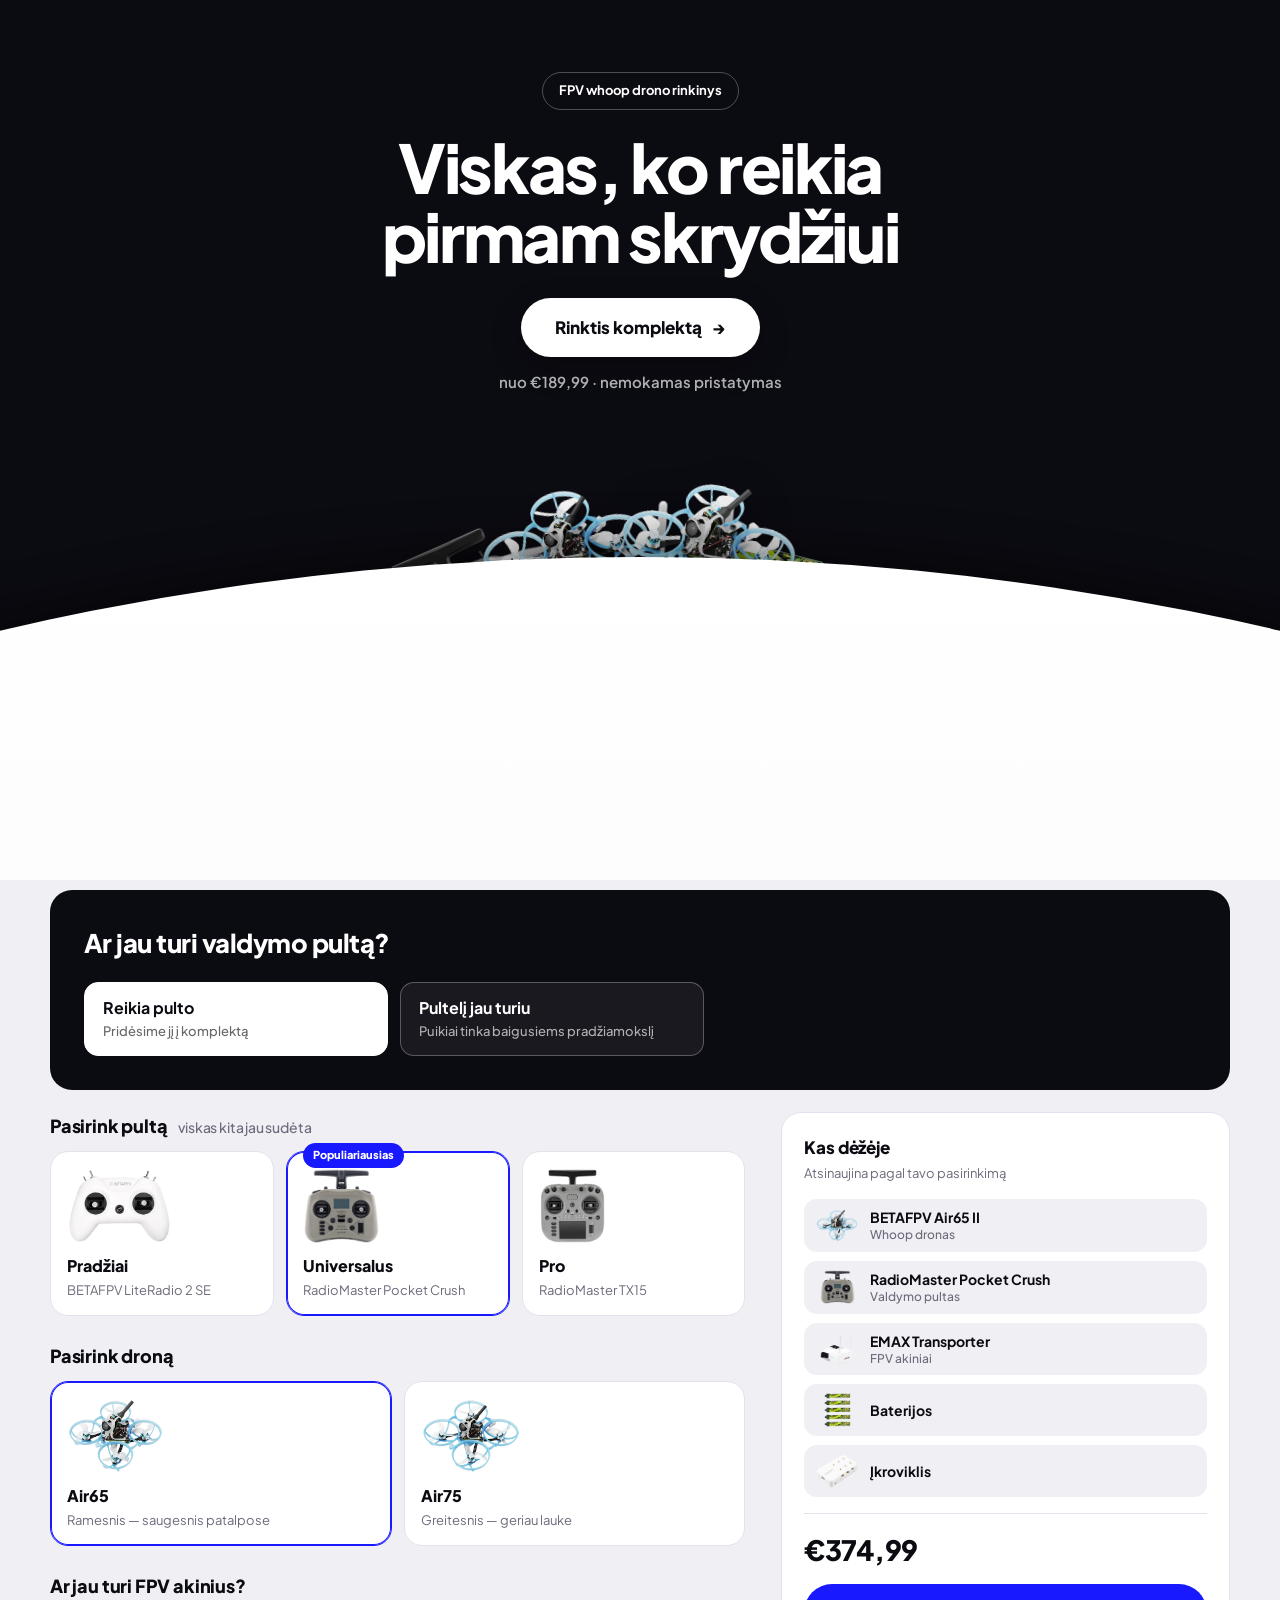
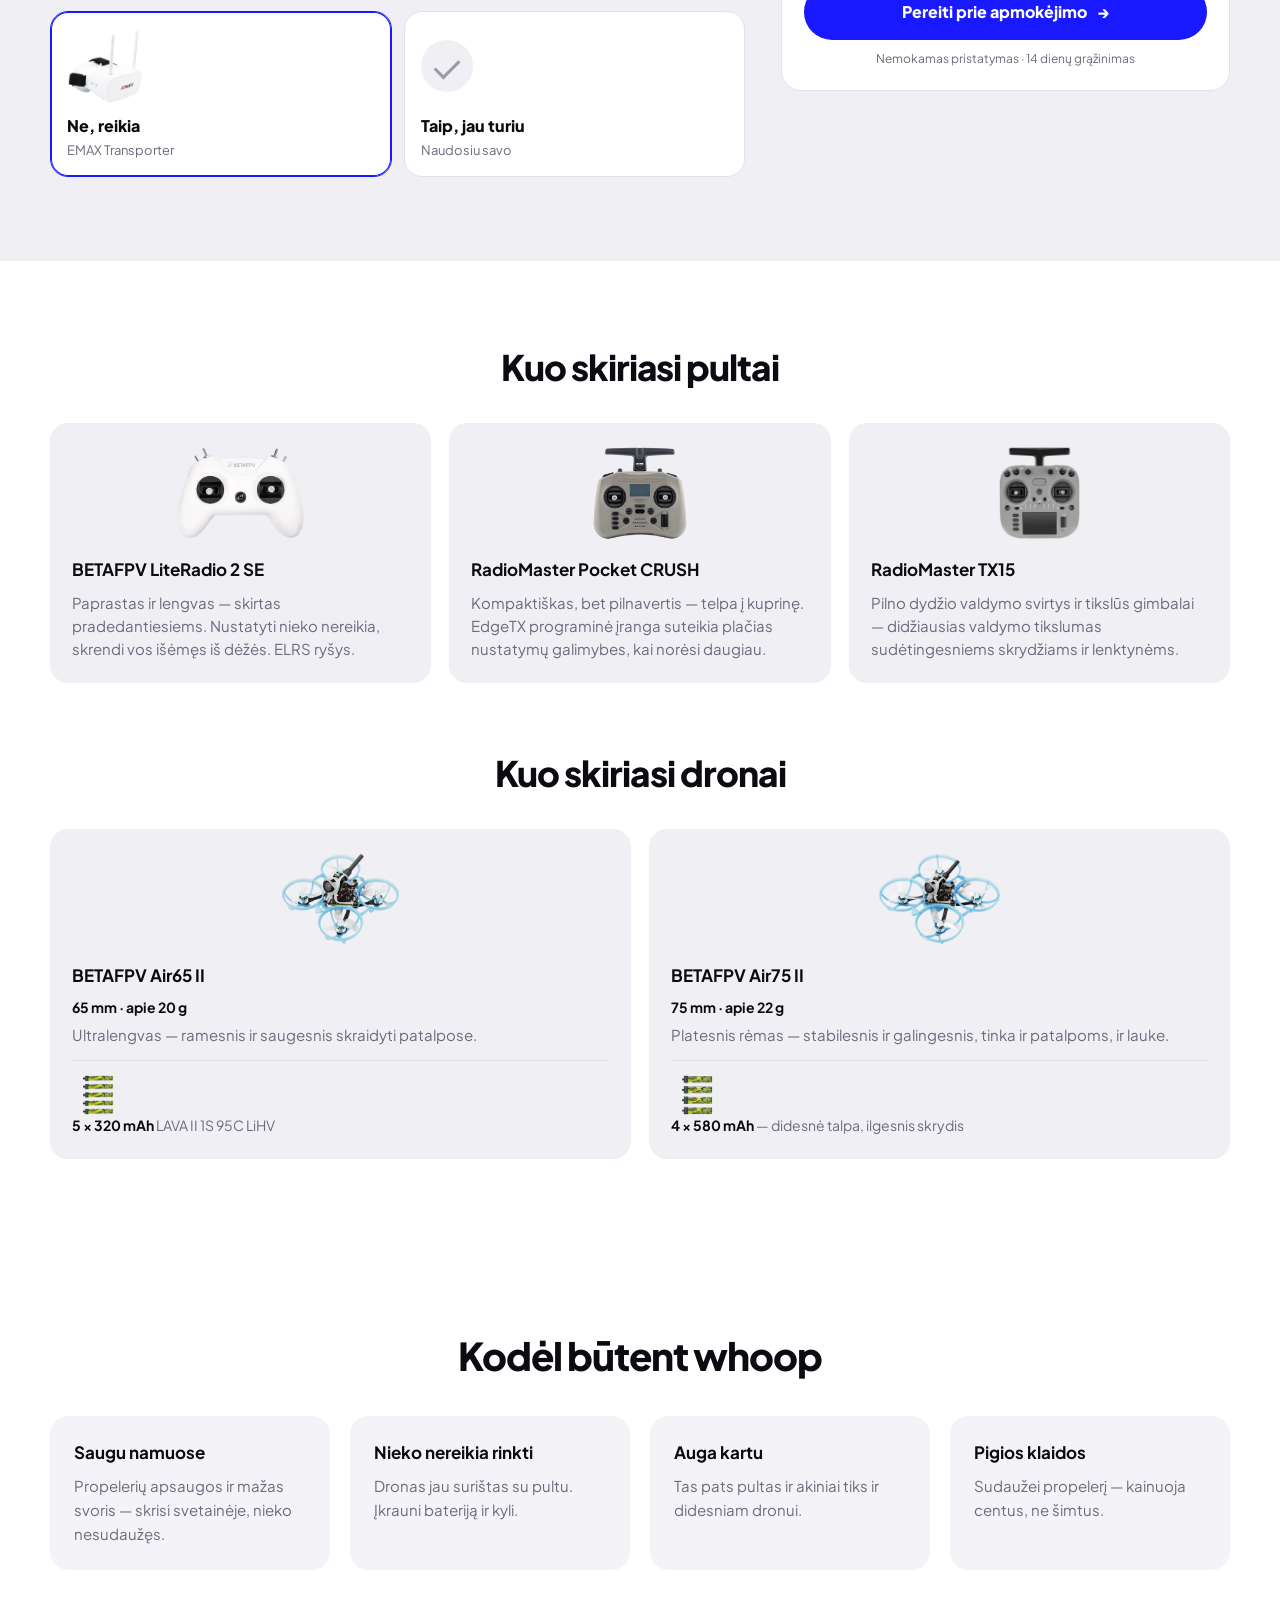
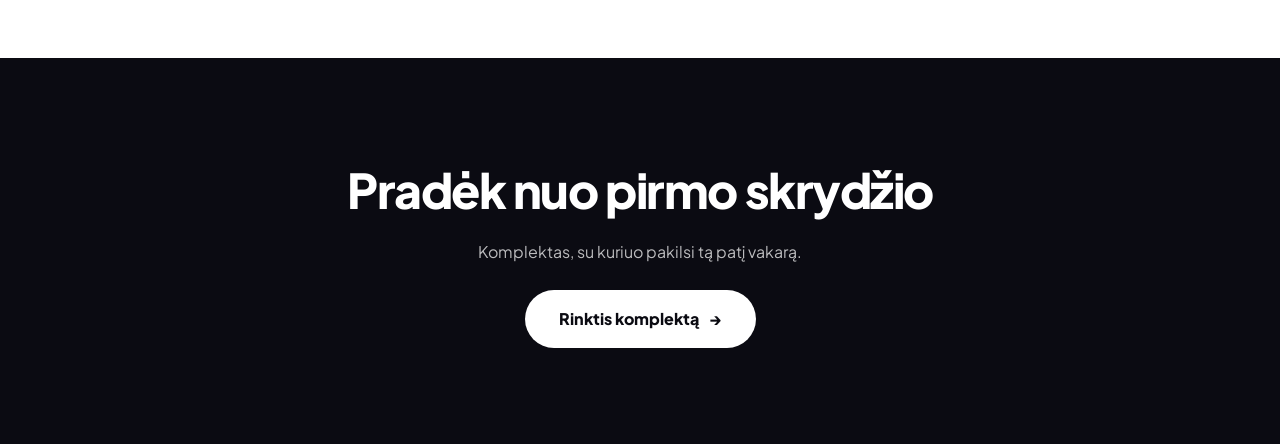
<file: rinkinys-naujas/index.html>
<!doctype html>
<html lang="lt">
<head>
<meta charset="utf-8">
<meta name="viewport" content="width=device-width,initial-scale=1">
<title>FPV Whoop drono rinkinys — Dronų Mokykla</title>
<meta name="robots" content="noindex,nofollow">
<link rel="icon" href="/img/icon-32.png" sizes="32x32">
<meta name="theme-color" content="#0B0B12">
<!-- BANDOMASIS puslapis. Tikras rinkinio landingas: /rinkinys/
     Cia be Meta pikselio, kad testiniai apsilankymai negadintu reklamos duomenu. -->
<link rel="preconnect" href="https://fonts.googleapis.com">
<link rel="preconnect" href="https://fonts.gstatic.com" crossorigin>
<link href="https://fonts.googleapis.com/css2?family=Plus+Jakarta+Sans:wght@400;500;700;800&display=swap" rel="stylesheet">
<style>
:root{
  --blue:#1919FF;
  --ink:#0B0B12;
  --muted:#6B6B7B;
  --line:#E2E2EC;
  --sviesus:#EFEFF4;
  --zalia:#137A3E;
  --zaliaFonas:#E7F6ED;
  --R:220vw;
  --poslinkis:0vw;
  --briauna:560px;
  --kruvos-mastelis:1;
  --krastas:330;   /* koks --x atitinka 45 laipsniu pasukima */
}
*{box-sizing:border-box;margin:0;padding:0}
/* Paspaudus „Rinktis komplekta" nuslenkam sklandziai, ne soktelim.
   Kartu ir hero animacija persisuka pakeliui, o ne persijungia is karto. */
html{scroll-behavior:smooth}
@media (prefers-reduced-motion:reduce){html{scroll-behavior:auto}}
body{font-family:"Plus Jakarta Sans",system-ui,sans-serif;background:#fff;color:var(--ink);
  font-size:16px;line-height:1.5}
img{display:block;max-width:100%}
button{font:inherit;color:inherit;-webkit-appearance:none;appearance:none}

/* =================== HERO =================== */
.hero{position:relative;overflow:hidden;height:880px;background:var(--ink);color:#fff;
  padding:0 20px;text-align:center}
.hero-in{position:relative;z-index:1;padding-top:72px;max-width:900px;margin:0 auto}
.chip{display:inline-block;padding:8px 16px;border-radius:999px;
  border:1px solid rgba(255,255,255,.28);font-size:.8125rem;font-weight:700}
h1{margin-top:22px;font-size:clamp(2.3rem,5.6vw,4.2rem);font-weight:800;
  line-height:1.03;letter-spacing:-.035em}
.hero .cta{display:inline-flex;align-items:center;gap:10px;margin-top:28px;
  padding:17px 34px;border-radius:999px;text-decoration:none;font-weight:800;font-size:1.0625rem;
  background:#fff;color:var(--ink);box-shadow:0 10px 30px rgba(0,0,0,.3)}
.kaina{margin-top:14px;font-size:.9375rem;font-weight:600;opacity:.68}

/* ---- PRODUKTŲ KRŪVA ----
   Konteineris yra 0x0 taškas — krūvos centras. Kiekvienas produktas
   sėdi tame pačiame taške ir nuo jo atstumiamas per --x / --y.
   Todėl „suvažiavimas į vieną tašką" yra tiesiog tų atstumų mažinimas
   iki nulio — nereikia jokių atskirų trajektorijų. */
.kruva{
  position:absolute;left:50%;top:570px;width:0;height:0;z-index:2;
  transform:scale(var(--kruvos-mastelis));
}
/* Padetys ir dydziai — CSS, ne inline. Inline stilius nugaletu media query,
   ir telefono israiskymas paprasciausiai neveiktu. */
#kruva .p-tx15{--w:170px;--x:-330;--y:85}
#kruva .p-krov{--w:180px;--x:310;--y:95}
#kruva .p-lite{--w:180px;--x:-205;--y:35}
#kruva .p-bat{--w:175px;--x:200;--y:45}
#kruva .p-akiniai{--w:265px;--x:0;--y:40}
#kruva .p-air75{--w:215px;--x:-138;--y:-32}
#kruva .p-air65{--w:225px;--x:128;--y:-38}
.kruva img{
  position:absolute;left:0;top:0;width:var(--w);max-width:none;
  transform-origin:50% 50%;will-change:transform;
  filter:drop-shadow(0 18px 30px rgba(0,0,0,.55));
}

/* ---- DANGA ---- */
.danga{position:absolute;left:50%;z-index:3;
  width:calc(var(--R) * 2);height:calc(var(--R) * 2);
  margin-left:calc(var(--R) * -1 - var(--poslinkis));
  top:var(--briauna);border-radius:50%;
  background:linear-gradient(180deg,#FFFFFF 0%,#F6F6FA 22%,var(--sviesus) 100%);
  box-shadow:0 -18px 44px rgba(0,0,0,.4)}

/* =================== PASIRINKIMAS =================== */
.rinkimas{background:var(--sviesus);padding:10px 20px 84px}
.wrap{max-width:1180px;margin:0 auto}
.klausimas{background:var(--ink);color:#fff;border-radius:22px;
  padding:clamp(22px,3vw,34px);margin-bottom:22px}
.klausimas h2{font-size:clamp(1.2rem,2.3vw,1.6rem);font-weight:800;letter-spacing:-.02em}
.klausimas p{margin-top:7px;opacity:.72;font-size:.9375rem;max-width:58ch}
.atsakymai{display:grid;grid-template-columns:1fr 1fr;gap:12px;margin-top:20px;max-width:620px}
.ats{border:1.5px solid rgba(255,255,255,.28);background:rgba(255,255,255,.06);
  border-radius:14px;padding:15px 18px;text-align:left;cursor:pointer;font-weight:700;line-height:1.3;
  transition:border-color .15s,background .15s}
.ats span{display:block;font-weight:500;font-size:.8125rem;opacity:.66;margin-top:4px}
.ats:hover{border-color:rgba(255,255,255,.6)}
.ats[aria-pressed="true"]{background:#fff;color:var(--ink);border-color:#fff}
.ats[aria-pressed="true"] span{opacity:.62}


.stulpeliai{display:grid;grid-template-columns:minmax(0,1.55fr) minmax(300px,1fr);
  gap:clamp(18px,3vw,36px);align-items:start}
.blokoAntraste{font-size:1.125rem;font-weight:800;letter-spacing:-.01em;margin-bottom:12px}
.blokoAntraste em{font-style:normal;color:var(--muted);font-weight:500;font-size:.875rem;margin-left:8px}

.korteles{display:grid;grid-template-columns:repeat(3,1fr);gap:12px}
.korteles--2{grid-template-columns:repeat(2,1fr)}
.kort{position:relative;border:1.5px solid var(--line);border-radius:18px;background:#fff;
  padding:16px;text-align:left;cursor:pointer;display:flex;flex-direction:column;
  transition:border-color .15s,box-shadow .15s}
.kort:hover{border-color:#C9C9D4}
.kort[aria-pressed="true"]{border-color:var(--blue);box-shadow:inset 0 0 0 1px var(--blue)}
.kort-zyma{position:absolute;top:-9px;left:16px;background:var(--blue);color:#fff;
  font-size:.6875rem;font-weight:800;padding:4px 10px;border-radius:999px}
.kort-img{height:76px;display:flex;align-items:center;justify-content:center;margin-bottom:10px}
.kort-img img{max-height:76px;width:auto}
.kort-varnele{width:52px;height:52px;border-radius:50%;background:var(--sviesus);
  display:block;position:relative}
.kort-varnele::after{content:"";position:absolute;left:19px;top:14px;width:11px;height:21px;
  border:solid #9A9AAB;border-width:0 3px 3px 0;transform:rotate(45deg)}
.kort[aria-pressed="true"] .kort-varnele{background:var(--blue)}
.kort[aria-pressed="true"] .kort-varnele::after{border-color:#fff}
.kort-role{font-weight:800;font-size:1rem;line-height:1.25}
.kort-pav{display:block;font-size:.8125rem;color:var(--muted);margin-top:3px;line-height:1.4}

.smulkios{margin-top:22px;display:grid;gap:10px}
.smulki{display:flex;align-items:center;gap:14px;flex-wrap:wrap;
  background:#fff;border:1.5px solid var(--line);border-radius:14px;padding:12px 16px}
.smulki-txt{flex:1 1 220px;font-weight:700;font-size:.9375rem;min-width:0}
.smulki-txt span{display:block;font-weight:500;font-size:.8125rem;color:var(--muted);margin-top:2px}
.segmentai{display:flex;gap:6px;background:var(--sviesus);border-radius:11px;padding:4px;flex:0 0 auto}
.seg{border:0;background:transparent;border-radius:8px;padding:8px 14px;cursor:pointer;
  font-weight:700;font-size:.875rem;color:var(--muted)}
.seg[aria-pressed="true"]{background:#fff;color:var(--ink);box-shadow:0 1px 3px rgba(0,0,0,.12)}
.dezute{flex:0 0 auto;width:22px;height:22px;border-radius:7px;border:1.5px solid #C9C9D4;
  background:#fff;position:relative}
.smulki[aria-pressed="true"]{border-color:var(--blue);box-shadow:inset 0 0 0 1px var(--blue)}
.smulki[aria-pressed="true"] .dezute{background:var(--blue);border-color:var(--blue)}
.smulki[aria-pressed="true"] .dezute::after{content:"";position:absolute;left:7px;top:3px;
  width:6px;height:11px;border:solid #fff;border-width:0 2px 2px 0;transform:rotate(45deg)}
button.smulki{width:100%;text-align:left}
.smulki-kaina{font-weight:800;font-size:.9375rem;white-space:nowrap}

.deze{position:sticky;top:20px;border:1.5px solid var(--line);border-radius:20px;
  background:#fff;padding:22px}
.deze h3{font-size:1.0625rem;font-weight:800;letter-spacing:-.01em}
.deze-po{font-size:.8125rem;color:var(--muted);margin-top:3px}
.deze-sarasas{list-style:none;margin-top:16px;display:grid;gap:9px}
.deze-sarasas li{display:flex;align-items:center;gap:12px;background:var(--sviesus);
  border-radius:13px;padding:9px 12px;font-size:.875rem;font-weight:700;line-height:1.3}
.deze-sarasas img{width:42px;height:34px;object-fit:contain;flex:0 0 auto}
.deze-sarasas span{display:block;font-weight:500;font-size:.75rem;color:var(--muted);margin-top:1px}
.suma{margin-top:16px;padding-top:15px;border-top:1px solid var(--line)}
.suma-kaina{font-size:1.75rem;font-weight:800;letter-spacing:-.02em}
.pirkti{display:flex;align-items:center;justify-content:center;gap:10px;width:100%;margin-top:13px;
  background:var(--blue);color:#fff;border-radius:999px;padding:16px 22px;
  font-weight:800;font-size:1rem;text-decoration:none}
.pirkti:hover{background:#1414D6}
.smulkiai{margin-top:10px;font-size:.75rem;color:var(--muted);text-align:center;line-height:1.5}

.skiriasi{background:#fff;padding:80px 20px}
.skiriasi h2{font-size:clamp(1.5rem,3vw,2.2rem);font-weight:800;letter-spacing:-.03em;
  text-align:center;margin-bottom:30px}
.skiriasi-tinklas{display:grid;grid-template-columns:repeat(3,1fr);gap:18px}
.skiriasi-tinklas--2{grid-template-columns:repeat(2,1fr)}
.skiriasi-tinklas > div{background:var(--sviesus);border-radius:18px;padding:22px}
.skiriasi-tinklas > div > img{height:96px;width:auto;margin:0 auto 16px;object-fit:contain}
.skiriasi-tinklas b{display:block;font-size:1.0625rem;margin-bottom:8px}
.skiriasi-tinklas span{display:block;color:var(--muted);font-size:.9375rem;line-height:1.55}
.skiriasi-tinklas em{display:block;font-style:normal;font-weight:700;color:var(--ink);
  font-size:.875rem;margin-bottom:4px}
.skiriasi-bat{display:flex;align-items:center;gap:12px;margin-top:14px;padding-top:14px;
  border-top:1px solid var(--line);font-size:.875rem !important}
.skiriasi-bat img{width:52px;height:40px;object-fit:contain;flex:0 0 auto}
.skiriasi-bat b{display:inline;margin:0;font-size:.875rem;color:var(--ink)}

.kodel{background:#fff;padding:88px 20px;text-align:center}
.kodel h2{font-size:clamp(1.6rem,3.2vw,2.4rem);font-weight:800;letter-spacing:-.03em}
.kodel-tinklas{display:grid;grid-template-columns:repeat(auto-fit,minmax(230px,1fr));
  gap:20px;margin:32px auto 0;text-align:left;max-width:1180px}
.kodel-tinklas div{background:#F4F4F8;border-radius:18px;padding:24px}
.kodel-tinklas b{display:block;font-size:1.0625rem;margin-bottom:8px}
.kodel-tinklas span{color:var(--muted);font-size:.9375rem;line-height:1.55}
.pabaiga{background:var(--ink);color:#fff;padding:96px 20px;text-align:center}
.pabaiga h2{font-size:clamp(1.8rem,4vw,3rem);font-weight:800;letter-spacing:-.03em}
.pabaiga p{margin-top:14px;opacity:.72}
.pabaiga .cta{display:inline-flex;align-items:center;gap:10px;margin-top:26px;
  padding:17px 34px;border-radius:999px;text-decoration:none;font-weight:800;
  background:#fff;color:var(--ink)}

@media (max-width:900px){
  .stulpeliai{grid-template-columns:1fr}
  .deze{position:static}
  .korteles,.korteles--2{grid-template-columns:1fr}
  .kort{flex-direction:row;align-items:center;gap:14px;padding:12px}
  .kort-img{height:56px;width:70px;flex:0 0 auto;margin-bottom:0}
  .kort-img img{max-height:56px}
  .kort-zyma{top:-8px;left:12px}
  .kort-vidus{flex:1 1 auto;min-width:0}
}
@media (max-width:760px){
  /* Telefone septyni daiktai plačiu vėduokle netelpa — jie virsta koše.
     Todėl čia visai kita sudėtis: du kraštiniai nerodomi (jie vis tiek
     surašyti „Kas dėžėje"), o likę penki sudėlioti dviem eilėmis.
     --krastas mažesnis, kad siauresnėje krūvoje pasukimai liktų ryškūs. */
  :root{--kruvos-mastelis:.68;--krastas:230}
  #kruva .p-tx15,#kruva .p-krov{display:none}
  /* Telefone dronai nesukami — jie ir taip yra pačiame viršuje ir
     pasukti atrodo neramiai siaurame ekrane. */
  #kruva .p-air75  {--x:-88;--y:-52;--sukti:0}
  #kruva .p-air65  {--x:88;--y:-58;--sukti:0}
  #kruva .p-akiniai{--x:0;--y:72}
  #kruva .p-lite   {--x:-186;--y:34}
  #kruva .p-bat    {--x:180;--y:40}
  .hero{height:600px;padding:0 16px}
  .hero-in{padding-top:36px}
  .chip{padding:7px 14px;font-size:.75rem}
  h1{margin-top:16px;font-size:2rem;line-height:1.08}
  .hero .cta{margin-top:20px;padding:15px 26px;font-size:.9375rem}
  .kaina{margin-top:10px;font-size:.8125rem}
  .kruva{top:392px}
  .rinkimas{padding:6px 16px 60px}
  .skiriasi{padding:52px 16px}
  .skiriasi-tinklas,.skiriasi-tinklas--2{grid-template-columns:1fr;gap:12px}
  .skiriasi-tinklas > div{padding:18px}
  .skiriasi-tinklas > div > img{height:76px}
  .kodel{padding:56px 16px}
  .kodel-tinklas{grid-template-columns:1fr;gap:12px;margin-top:24px}
  .kodel-tinklas div{padding:18px}
  .pabaiga{padding:64px 16px}
}
@media (max-width:520px){
  .atsakymai{grid-template-columns:1fr}
  .segmentai{width:100%}
  .seg{flex:1 1 0}
}
@media (max-width:380px){
  :root{--kruvos-mastelis:.62}
  h1{font-size:1.85rem}
}
</style>
</head>
<body>

<section class="hero" id="hero">
  <div class="hero-in">
    <span class="chip">FPV whoop drono rinkinys</span>
    <h1>Viskas, ko reikia<br>pirmam skrydžiui</h1>
    <a class="cta" href="#rinktis">Rinktis komplektą <span aria-hidden="true">→</span></a>
    <div class="kaina">nuo €189,99 · nemokamas pristatymas</div>
  </div>

  <!-- Krūva. --x / --y = atstumas nuo centro; sukimas skaičiuojamas iš --x.
       Eilės tvarka = sluoksniai: pirmi yra už, paskutiniai priekyje. -->
  <div class="kruva" id="kruva">
    <img class="p-tx15" src="/img/whoop/pultas-tx15.webp"      alt="RadioMaster TX15 pultas" >
    <img class="p-krov" src="/img/whoop/kroviklis.webp"        alt="Įkroviklis"               >
    <img class="p-lite" src="/img/whoop/pultas-literadio.webp" alt="LiteRadio 2 SE pultas"   >
    <img class="p-bat" src="/img/whoop/baterijos.webp"        alt="Baterijos"               >
    <img class="p-akiniai" src="/img/whoop/akiniai.webp"          alt="EMAX FPV akiniai"        >
    <img class="p-air75" src="/img/whoop/dronas-air75.webp"     alt="Air75 whoop dronas"      >
    <img class="p-air65" src="/img/whoop/dronas-air65.webp"     alt="Air65 whoop dronas"      >
  </div>

  <div class="danga"></div>
</section>

<section class="rinkimas" id="rinktis">
  <div class="wrap">
    <div class="klausimas">
      <h2>Ar jau turi valdymo pultą?</h2>
      <div class="atsakymai">
        <button class="ats" id="ats-ne" type="button" aria-pressed="true">
          Reikia pulto <span>Pridėsime jį į komplektą</span>
        </button>
        <button class="ats" id="ats-taip" type="button" aria-pressed="false">
          Pultelį jau turiu <span>Puikiai tinka baigusiems pradžiamokslį</span>
        </button>
      </div>
    </div>

    <div class="stulpeliai">
      <div>
        <div id="pulto-blokas">
          <div class="blokoAntraste">Pasirink pultą <em>viskas kita jau sudėta</em></div>
          <div class="korteles" id="pultai"></div>
        </div>
        <div class="blokoAntraste" style="margin-top:26px">Pasirink droną</div>
        <div class="korteles korteles--2" id="dronai"></div>

        <div class="blokoAntraste" style="margin-top:26px">Ar jau turi FPV akinius?</div>
        <div class="korteles korteles--2" id="akiniai"></div>
      </div>

      <aside class="deze">
        <h3>Kas dėžėje</h3>
        <div class="deze-po">Atsinaujina pagal tavo pasirinkimą</div>
        <ul class="deze-sarasas" id="deze-sarasas"></ul>
        <div class="suma"><span class="suma-kaina" id="kaina">€374,99</span></div>
        <a class="pirkti" id="pirkti" href="#">Pereiti prie apmokėjimo <span aria-hidden="true">→</span></a>
        <div class="smulkiai">Nemokamas pristatymas · 14 dienų grąžinimas</div>
      </aside>
    </div>
  </div>
</section>

<section class="skiriasi">
  <div class="wrap">
    <h2>Kuo skiriasi pultai</h2>
    <div class="skiriasi-tinklas">
      <div>
        <img src="/img/whoop/pultas-literadio.webp" alt="">
        <b>BETAFPV LiteRadio 2 SE</b>
        <span>Paprastas ir lengvas — skirtas pradedantiesiems. Nustatyti nieko nereikia,
          skrendi vos išėmęs iš dėžės. ELRS ryšys.</span>
      </div>
      <div>
        <img src="/img/whoop/pultas-pocket.webp" alt="">
        <b>RadioMaster Pocket CRUSH</b>
        <span>Kompaktiškas, bet pilnavertis — telpa į kuprinę. EdgeTX programinė įranga
          suteikia plačias nustatymų galimybes, kai norėsi daugiau.</span>
      </div>
      <div>
        <img src="/img/whoop/pultas-tx15.webp" alt="">
        <b>RadioMaster TX15</b>
        <span>Pilno dydžio valdymo svirtys ir tikslūs gimbalai — didžiausias valdymo
          tikslumas sudėtingesniems skrydžiams ir lenktynėms.</span>
      </div>
    </div>

    <h2 style="margin-top:64px">Kuo skiriasi dronai</h2>
    <div class="skiriasi-tinklas skiriasi-tinklas--2">
      <div>
        <img src="/img/whoop/dronas-air65.webp" alt="">
        <b>BETAFPV Air65 II</b>
        <span><em>65 mm · apie 20 g</em>
          Ultralengvas — ramesnis ir saugesnis skraidyti patalpose.</span>
        <span class="skiriasi-bat">
          <img src="/img/whoop/baterijos-5.webp" alt="">
          <b>5 × 320 mAh</b> LAVA II 1S 95C LiHV
        </span>
      </div>
      <div>
        <img src="/img/whoop/dronas-air75.webp" alt="">
        <b>BETAFPV Air75 II</b>
        <span><em>75 mm · apie 22 g</em>
          Platesnis rėmas — stabilesnis ir galingesnis, tinka ir patalpoms, ir lauke.</span>
        <span class="skiriasi-bat">
          <img src="/img/whoop/baterijos-4.webp" alt="">
          <b>4 × 580 mAh</b> — didesnė talpa, ilgesnis skrydis
        </span>
      </div>
    </div>
  </div>
</section>

<section class="kodel">
  <h2>Kodėl būtent whoop</h2>
  <div class="kodel-tinklas">
    <div><b>Saugu namuose</b><span>Propelerių apsaugos ir mažas svoris — skrisi svetainėje, nieko nesudaužęs.</span></div>
    <div><b>Nieko nereikia rinkti</b><span>Dronas jau surištas su pultu. Įkrauni bateriją ir kyli.</span></div>
    <div><b>Auga kartu</b><span>Tas pats pultas ir akiniai tiks ir didesniam dronui.</span></div>
    <div><b>Pigios klaidos</b><span>Sudaužei propelerį — kainuoja centus, ne šimtus.</span></div>
  </div>
</section>

<section class="pabaiga">
  <h2>Pradėk nuo pirmo skrydžio</h2>
  <p>Komplektas, su kuriuo pakilsi tą patį vakarą.</p>
  <a class="cta" href="#rinktis">Rinktis komplektą <span aria-hidden="true">→</span></a>
</section>

<script>
/* ============ HERO: krūva ir danga ============
   eiga p: 0 = produktai išsiskleidę, 1 = suvažiavę į vieną tašką ir uždengti.
   Kiekvienas produktas turi savo atstumą nuo centro (--x, --y). Suvažiavimas
   yra to atstumo mažinimas iki nulio, todėl visi juda tiesiai į tą patį tašką,
   o ne šiaip žemyn. Pasukimas skaičiuojamas iš --x: kairiausias prieš
   laikrodžio rodyklę, dešiniausias pagal, iki 45 laipsnių. */
(function () {
  var hero = document.getElementById("hero");
  var saknis = document.documentElement;
  var ramiau = window.matchMedia("(prefers-reduced-motion: reduce)").matches;

  var MAX_KAMPAS = 45;

  /* Padetys imamos is APSKAICIUOTO stiliaus, ne is inline — todel telefone
     jas galima perrasyti per media query ir gauti visai kitokia sudeti.
     --krastas = koks --x atitinka 45 laipsnius; telefone jis mazesnis,
     kad siauresneje kruvoje pasukimai isliktu tokie patys ryskus. */
  var prekes = [];
  function persiskaityti() {
    prekes = [].slice.call(document.querySelectorAll("#kruva img")).map(function (el) {
      var cs = getComputedStyle(el);
      var krastas = parseFloat(cs.getPropertyValue("--krastas")) || 330;
      var x = parseFloat(cs.getPropertyValue("--x")) || 0;
      var y = parseFloat(cs.getPropertyValue("--y")) || 0;
      /* --sukti:0 visai isjungia pasukima (telefone taip padaryta dronams). */
      var sukti = cs.getPropertyValue("--sukti").trim();
      sukti = sukti === "" ? 1 : parseFloat(sukti);
      var kampas = Math.max(-MAX_KAMPAS, Math.min(MAX_KAMPAS, (x / krastas) * MAX_KAMPAS));
      return { el: el, x: x, y: y, kampas: kampas * (isNaN(sukti) ? 1 : sukti) };
    });
  }
  persiskaityti();

  function ribos() {
    var h = hero.offsetHeight;
    return { zemai: h * 0.84, aukstai: h * 0.40 };
  }
  function svelniai(x) { x = Math.max(0, Math.min(1, x)); return x * x * (3 - 2 * x); }
  function tikslas() {
    var r = hero.getBoundingClientRect();
    return svelniai(-r.top / (r.height * 0.35));
  }

  function taikyti() {
    var k = ribos();
    saknis.style.setProperty("--briauna",
      (k.zemai + (k.aukstai - k.zemai) * dabar).toFixed(1) + "px");

    var liko = 1 - dabar;                 /* 1 = išsiskleidę, 0 = viename taške */
    var mastelis = 1 - dabar * 0.4;       /* suvažiuodami truputį susitraukia */
    for (var i = 0; i < prekes.length; i++) {
      var p = prekes[i];
      p.el.style.transform =
        "translate(-50%,-50%) translate(" + (p.x * liko).toFixed(1) + "px," +
        (p.y * liko).toFixed(1) + "px) rotate(" + (p.kampas * liko).toFixed(2) + "deg) scale(" +
        mastelis.toFixed(3) + ")";
    }
  }

  var dabar = 1;
  var paskutinisKadras = 0;

  function kadras(laikas) {
    paskutinisKadras = laikas;
    var t = tikslas();
    dabar += ramiau ? (t - dabar) : (t - dabar) * 0.09;
    taikyti();
    requestAnimationFrame(kadras);
  }
  requestAnimationFrame(kadras);

  function pertvarkyti() {
    if (document.hidden || performance.now() - paskutinisKadras > 200) dabar = tikslas();
    taikyti();
  }
  window.addEventListener("scroll", pertvarkyti, { passive: true });
  window.addEventListener("resize", function () { persiskaityti(); pertvarkyti(); });
  pertvarkyti();
})();

/* ============ Sklandus slinkimas iki pasirinkimo ============
   CSS scroll-behavior veikia ne visur vienodai, todel nuorodas
   tvarkom aiskiai. Gerbiam ir „reduced motion" nuostata. */
(function () {
  var ramiau = window.matchMedia("(prefers-reduced-motion: reduce)").matches;
  document.addEventListener("click", function (e) {
    var a = e.target && e.target.closest ? e.target.closest('a[href^="#"]') : null;
    if (!a) return;
    var id = a.getAttribute("href").slice(1);
    var tikslas = id && document.getElementById(id);
    if (!tikslas) return;
    e.preventDefault();
    window.scrollTo({ top: tikslas.offsetTop, behavior: ramiau ? "auto" : "smooth" });
  });
})();

/* ============ Komplekto pasirinkimas ============ */
(function () {
  "use strict";
  var PARDUOTUVE = "https://dronumokykla.lt";
  var VARIANTAI = {
    "air65|lite|taip":   { id: 57222883115353, kaina: 319.99 },
    "air65|lite|ne":     { id: 58399261131097, kaina: 219.99 },
    "air65|pocket|taip": { id: 57222883246425, kaina: 374.99 },
    "air65|pocket|ne":   { id: 58399261163865, kaina: 274.99 },
    "air65|tx15|taip":   { id: 57222883377497, kaina: 465.99 },
    "air65|tx15|ne":     { id: 58399261196633, kaina: 369.99 },
    "air65|nera|taip":   { id: 58758085345625, kaina: 289.99 },
    "air65|nera|ne":     { id: 58758085378393, kaina: 189.99 },
    "air75|lite|taip":   { id: 57222883508569, kaina: 326.99 },
    "air75|lite|ne":     { id: 58399261229401, kaina: 226.99 },
    "air75|pocket|taip": { id: 57222883639641, kaina: 379.99 },
    "air75|pocket|ne":   { id: 58399261262169, kaina: 281.99 },
    "air75|tx15|taip":   { id: 57222883770713, kaina: 474.99 },
    "air75|tx15|ne":     { id: 58399261294937, kaina: 374.99 },
    "air75|nera|taip":   { id: 58758085411161, kaina: 299.99 },
    "air75|nera|ne":     { id: 58758085443929, kaina: 199.99 }
  };
  var PULTAI = [
    { raktas:"lite", role:"Pradžiai", pav:"BETAFPV LiteRadio 2 SE",
      nuotr:"/img/whoop/pultas-literadio.webp" },
    { raktas:"pocket", role:"Universalus", pav:"RadioMaster Pocket Crush",
      zyma:"Populiariausias", nuotr:"/img/whoop/pultas-pocket.webp" },
    { raktas:"tx15", role:"Pro", pav:"RadioMaster TX15",
      nuotr:"/img/whoop/pultas-tx15.webp" }
  ];
  var DRONAI = [
    { raktas:"air65", pav:"Air65", apr:"Ramesnis — saugesnis patalpose",
      nuotr:"/img/whoop/dronas-air65.webp",
      bat:{ n:"/img/whoop/baterijos-5.webp", p:"5 vnt. · 320 mAh" } },
    { raktas:"air75", pav:"Air75", apr:"Greitesnis — geriau lauke",
      nuotr:"/img/whoop/dronas-air75.webp",
      bat:{ n:"/img/whoop/baterijos-4.webp", p:"4 vnt. · 580 mAh" } }
  ];

  var b = { turiPulta:false, pultas:"pocket", dronas:"air65", turiAkinius:false };
  function kaina(dr,pu,ak){ return VARIANTAI[dr+"|"+pu+"|"+ak]; }
  function puRaktas(){ return b.turiPulta ? "nera" : b.pultas; }
  function akRaktas(){ return b.turiAkinius ? "ne" : "taip"; }
  function eur(x){ return "€" + x.toFixed(2).replace(".", ","); }

  function piestiPultus() {
    var el = document.getElementById("pultai"); el.innerHTML = "";
    PULTAI.forEach(function (p) {
      el.appendChild(kortele(p, b.pultas === p.raktas,
        function(){ b.pultas = p.raktas; piesti(); }));
    });
  }
  /* Viena kortelė — naudojama ir pultams, ir dronams, ir akiniams,
     kad visos trys eilutės atrodytų vienodai. */
  /* Kortelese kainu nerodom — kaina tik viena, prie mygtuko.
     Kitaip zmogus mato keturias kainas ir nebesupranta, kuri galutine. */
  function kortele(p, pasirinkta, veiksmas) {
    var m = document.createElement("button");
    m.type = "button"; m.className = "kort";
    m.setAttribute("aria-pressed", pasirinkta ? "true" : "false");
    m.innerHTML = (p.zyma ? '<span class="kort-zyma">'+p.zyma+"</span>" : "") +
      '<span class="kort-img">' + (p.nuotr ? '<img src="'+p.nuotr+'" alt="">'
        : '<span class="kort-varnele" aria-hidden="true"></span>') + "</span>" +
      '<span class="kort-vidus"><span class="kort-role">'+p.role+"</span>" +
      '<span class="kort-pav">'+p.pav+"</span></span>";
    m.addEventListener("click", veiksmas);
    return m;
  }

  function piestiDronus() {
    var el = document.getElementById("dronai"); el.innerHTML = "";
    DRONAI.forEach(function (d) {
      el.appendChild(kortele(
        { role:d.pav, pav:d.apr, nuotr:d.nuotr },
        b.dronas === d.raktas,
        function(){ b.dronas = d.raktas; piesti(); }));
    });
  }

  function piestiAkinius() {
    var el = document.getElementById("akiniai"); el.innerHTML = "";
    el.appendChild(kortele(
      { role:"Ne, reikia", pav:"EMAX Transporter", nuotr:"/img/whoop/akiniai.webp" },
      !b.turiAkinius,
      function(){ b.turiAkinius = false; piesti(); }));
    el.appendChild(kortele(
      { role:"Taip, jau turiu", pav:"Naudosiu savo", nuotr:null },
      b.turiAkinius,
      function(){ b.turiAkinius = true; piesti(); }));
  }
  function piestiDeze() {
    var dr = DRONAI.filter(function(d){return d.raktas===b.dronas;})[0];
    var pu = PULTAI.filter(function(p){return p.raktas===b.pultas;})[0];
    /* Sąrašas rodo tik tai, kas TIKRAI bus dėžėje. Jei pultą ar akinius
       jau turi — jų čia nebėra, nes jų dėžėje ir nebus. */
    var eil = [{ n:dr.nuotr, t:"BETAFPV "+dr.pav+" II", p:"Whoop dronas" }];
    if (!b.turiPulta) eil.push({ n:pu.nuotr, t:pu.pav, p:"Valdymo pultas" });
    if (!b.turiAkinius) eil.push({ n:"/img/whoop/akiniai.webp",
      t:"EMAX Transporter", p:"FPV akiniai" });
    /* Bateriju rinkinys priklauso nuo drono: Air65 — 5 vnt., Air75 — 4 vnt. */
    eil.push({ n:dr.bat.n, t:"Baterijos", p:"" });
    eil.push({ n:"/img/whoop/kroviklis.webp", t:"Įkroviklis", p:"" });

    var ul = document.getElementById("deze-sarasas"); ul.innerHTML = "";
    eil.forEach(function (e) {
      var li = document.createElement("li");
      li.innerHTML = '<img src="'+e.n+'" alt="">' +
        "<div>" + e.t + (e.p ? "<span>"+e.p+"</span>" : "") + "</div>";
      ul.appendChild(li);
    });
  }
  function piesti() {
    document.getElementById("ats-ne").setAttribute("aria-pressed", b.turiPulta?"false":"true");
    document.getElementById("ats-taip").setAttribute("aria-pressed", b.turiPulta?"true":"false");
    document.getElementById("pulto-blokas").hidden = b.turiPulta;
    if (!b.turiPulta) piestiPultus();
    piestiDronus();
    piestiAkinius();
    piestiDeze();
    var v = kaina(b.dronas, puRaktas(), akRaktas());
    document.getElementById("kaina").textContent = eur(v.kaina);
    document.getElementById("pirkti").href = PARDUOTUVE + "/cart/" + v.id + ":1";
  }
  document.getElementById("ats-ne").addEventListener("click", function(){ b.turiPulta=false; piesti(); });
  document.getElementById("ats-taip").addEventListener("click", function(){ b.turiPulta=true; piesti(); });
  piesti();
})();
</script>

</body>
</html>
</file>
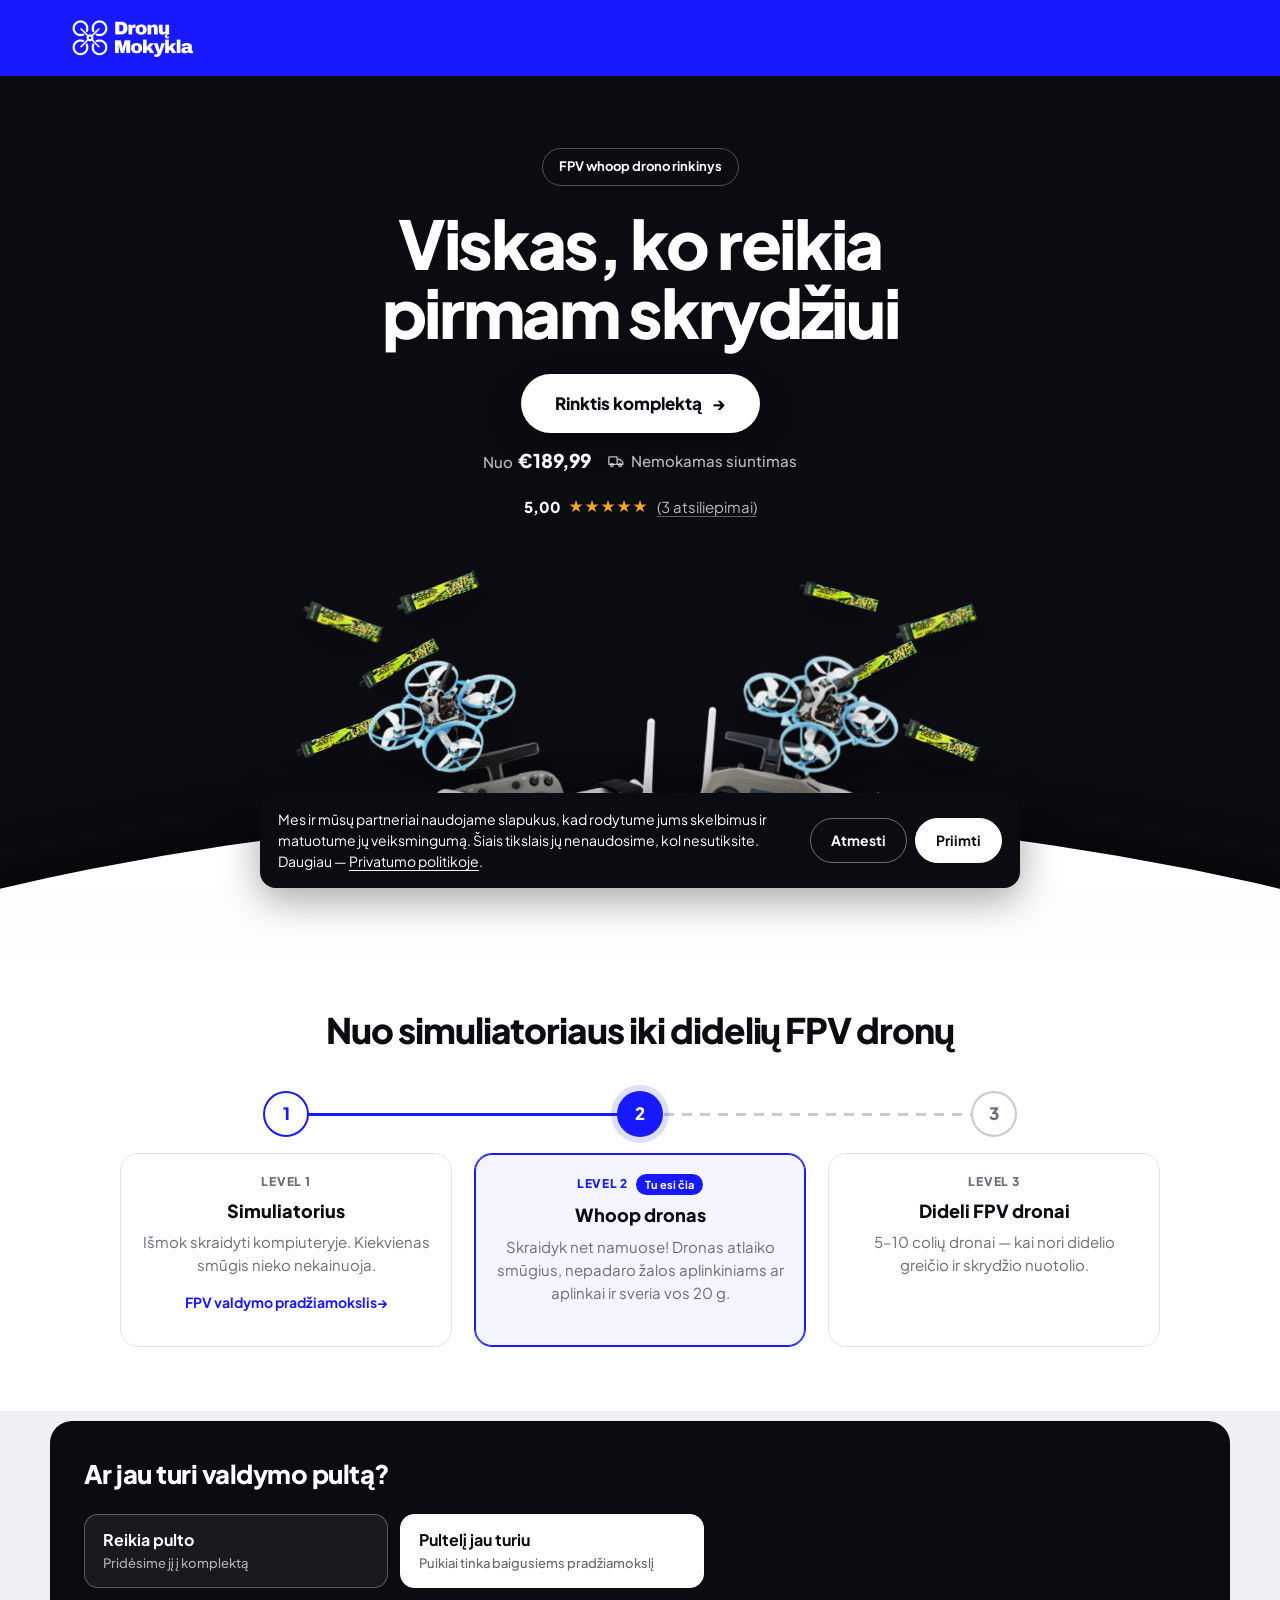
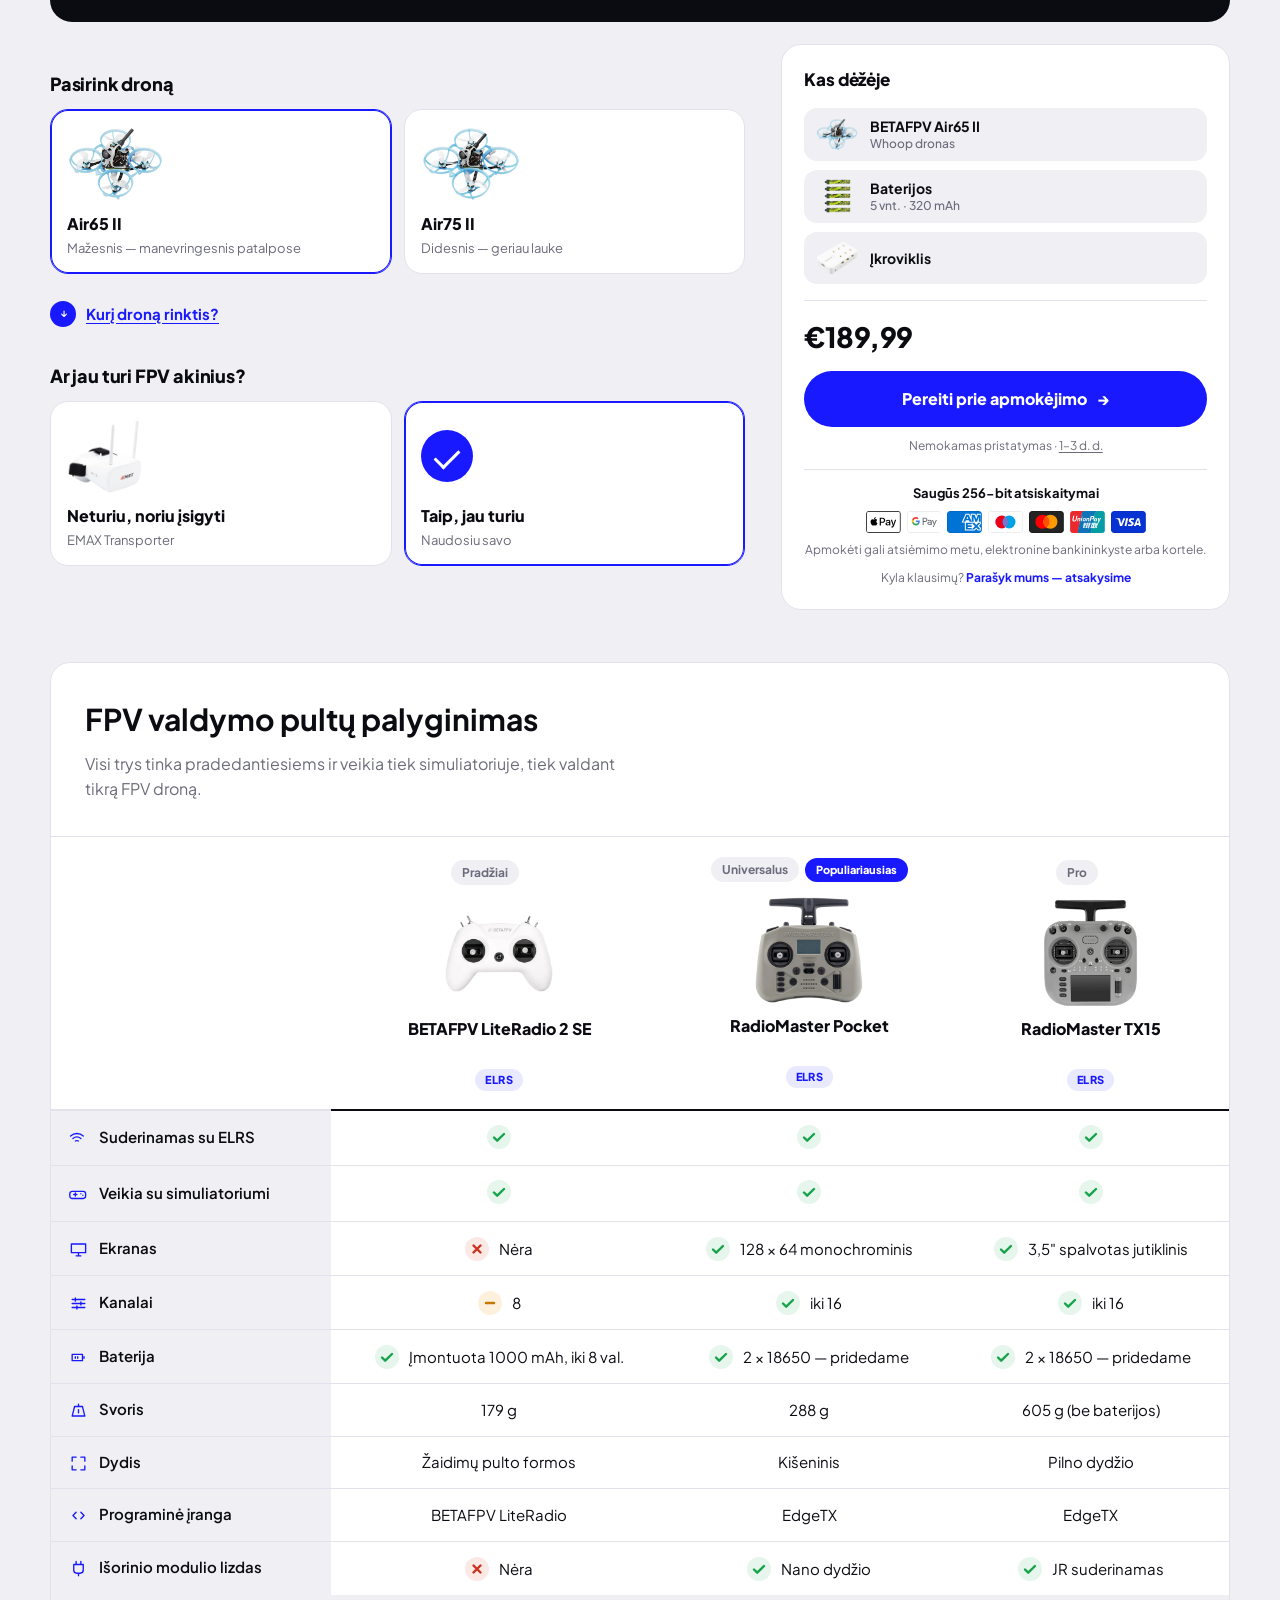
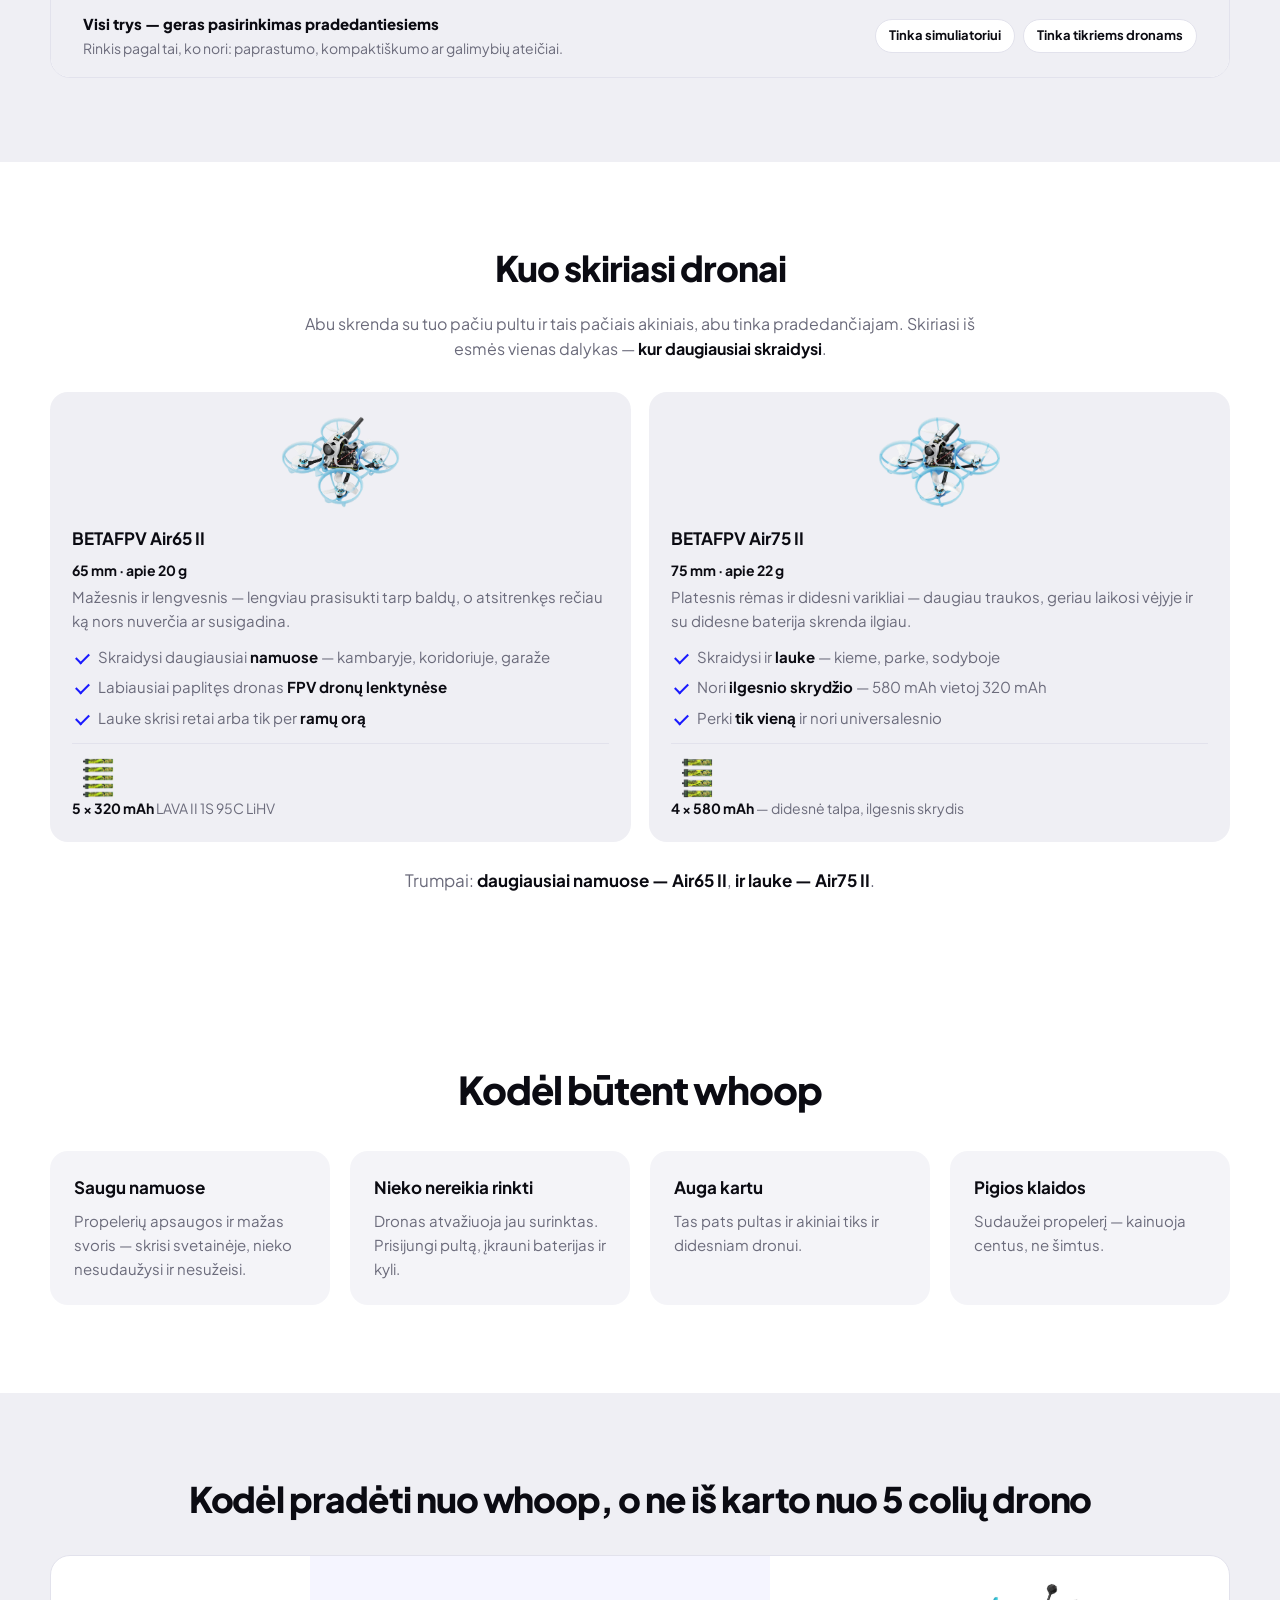
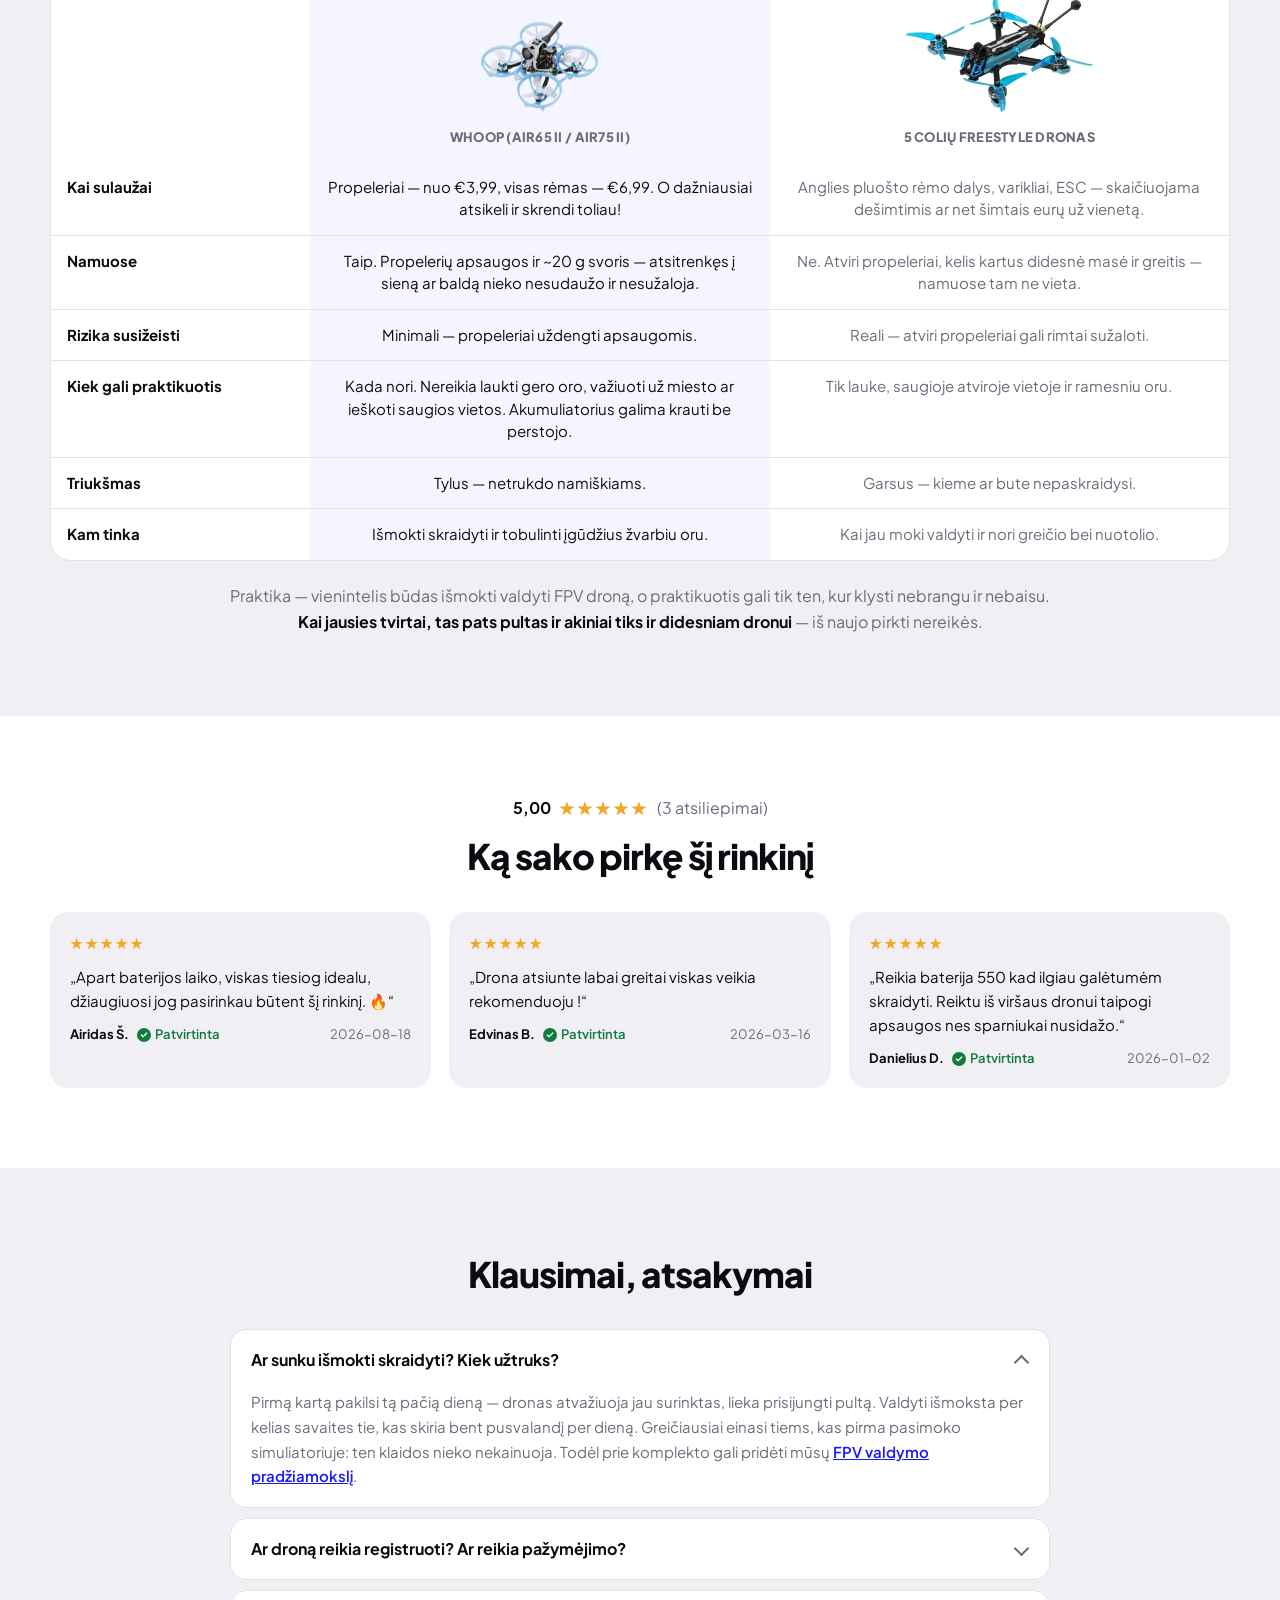
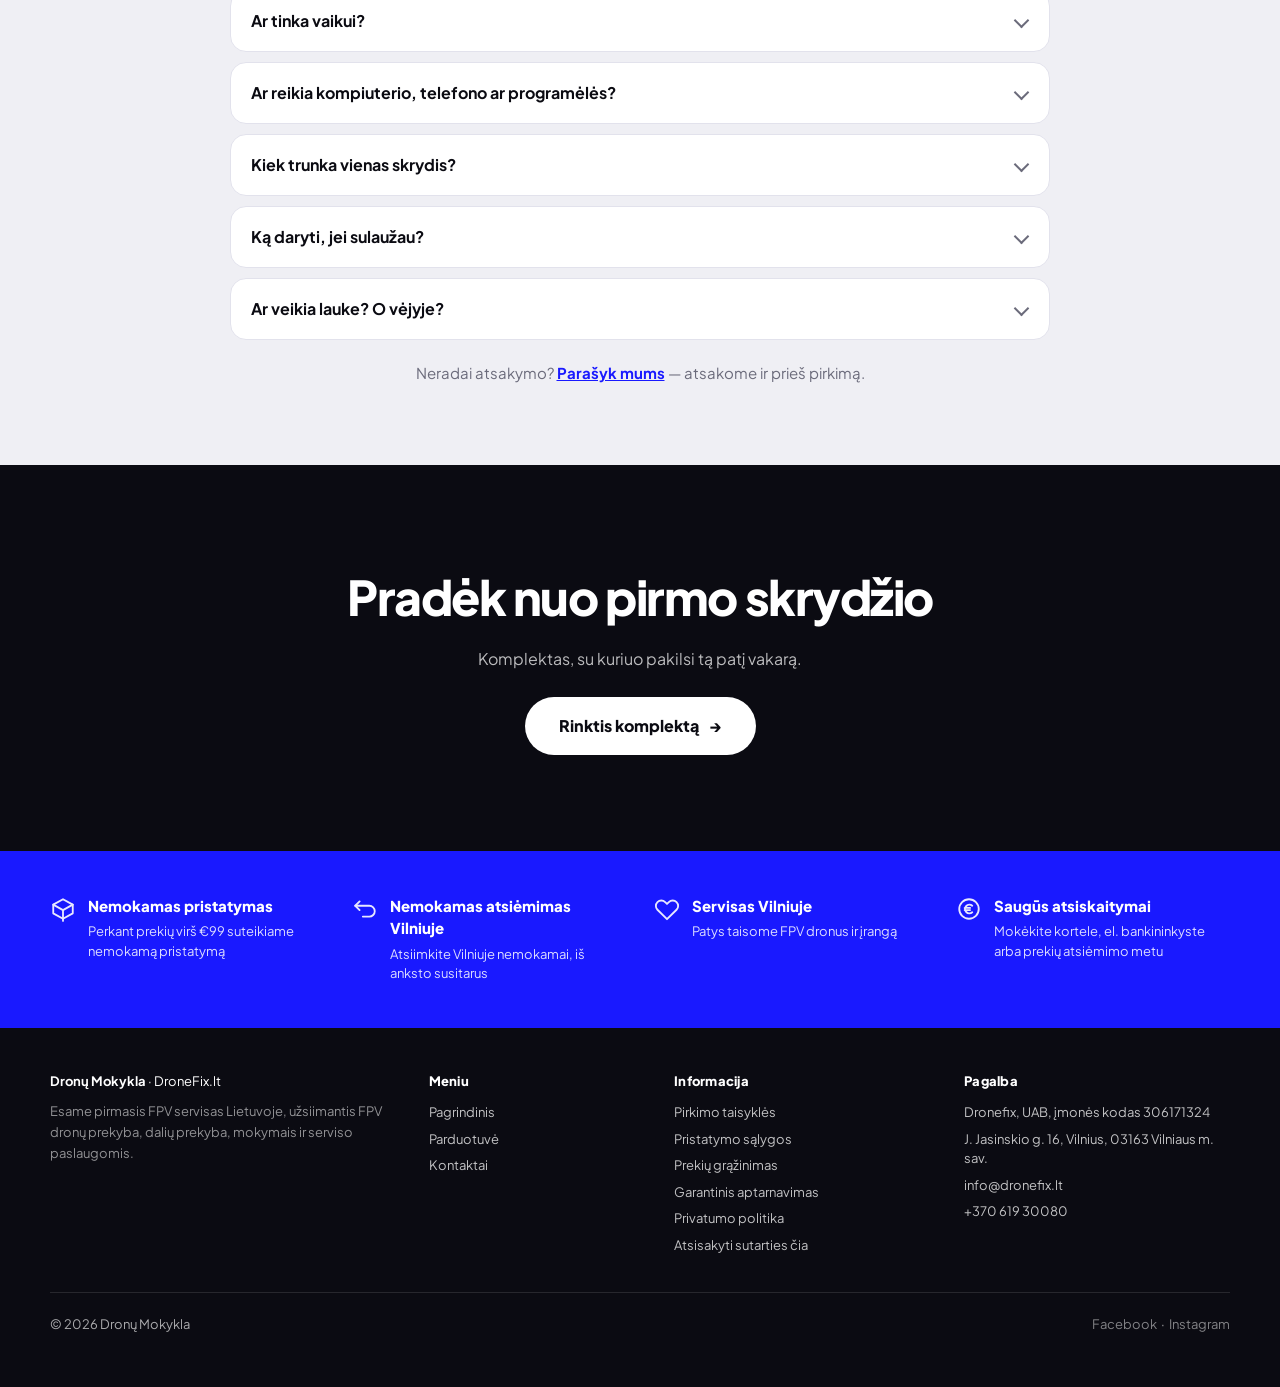
<file: rinkinys/index.html>
<!doctype html>
<html lang="lt">
<head>
<meta charset="utf-8">
<meta name="viewport" content="width=device-width,initial-scale=1">
<title>FPV Whoop drono rinkinys — viskas pirmam skrydžiui</title>
<meta name="description" content="Dronas, pultas, akiniai, baterijos ir įkroviklis vienoje dėžėje. Baigusiems pradžiamokslį pulto pirkti nereikia. Nuo €189,99.">
<link rel="canonical" href="https://shop.dronumokykla.lt/rinkinys/">

<meta property="og:type" content="product">
<meta property="og:locale" content="lt_LT">
<meta property="og:site_name" content="Dronų Mokykla">
<meta property="og:url" content="https://shop.dronumokykla.lt/rinkinys/">
<meta property="og:title" content="FPV Whoop drono rinkinys — viskas pirmam skrydžiui">
<meta property="og:description" content="Dronas, pultas, akiniai, baterijos ir įkroviklis vienoje dėžėje. Nuo €189,99.">
<meta property="og:image" content="https://shop.dronumokykla.lt/img/og.jpg">
<meta name="twitter:card" content="summary_large_image">

<link rel="icon" href="/img/icon-32.png" sizes="32x32">
<link rel="apple-touch-icon" href="/img/icon-180.png">
<link rel="icon" href="/img/icon-512.png" sizes="512x512">
<meta name="theme-color" content="#0B0B12">
<link rel="preconnect" href="https://fonts.googleapis.com">
<link rel="preconnect" href="https://fonts.gstatic.com" crossorigin>
<link href="https://fonts.googleapis.com/css2?family=Plus+Jakarta+Sans:wght@400;500;700;800&display=swap" rel="stylesheet">
<style>
:root{
  --blue:#1919FF;
  --ink:#0B0B12;
  --muted:#6B6B7B;
  --line:#E2E2EC;
  --sviesus:#EFEFF4;
  --zalia:#137A3E;
  --zaliaFonas:#E7F6ED;
  --R:220vw;
  --poslinkis:0vw;
  --briauna:560px;
  --kruvos-mastelis:1;
  --krastas:600;   /* koks --x atitinka 45 laipsniu pasukima */
  /* Kiek skritulio briauna keliauja: nuo (produktai matomi) iki (uzdengti).
     Aukstyn kilti daugiau, nei reikia produktams uzdengti, nera prasmes —
     virs ju lieka tik tuscias baltas plotas. */
  --briauna-zemai:.84;
  /* Kompiuteryje skritulys NEJUDA (aukstai = zemai) — vietoj to pati kruva
     nusileidzia uz jo per --nusileidimas. Telefone atvirksciai: skritulys
     kyla, o kruva nesileidzia. */
  --briauna-aukstai:.84;
  --nusileidimas:380px;
}
*{box-sizing:border-box;margin:0;padding:0}
/* Paspaudus „Rinktis komplekta" nuslenkam sklandziai, ne soktelim.
   Kartu ir hero animacija persisuka pakeliui, o ne persijungia is karto. */
html{scroll-behavior:smooth}
@media (prefers-reduced-motion:reduce){html{scroll-behavior:auto}}
body{font-family:"Plus Jakarta Sans",system-ui,sans-serif;background:#fff;color:var(--ink);
  font-size:16px;line-height:1.5}
img{display:block;max-width:100%}
button{font:inherit;color:inherit;-webkit-appearance:none;appearance:none}

/* Kruvos padetys nurodytos pikseliais, todel siauresniame ekrane ji
   nusikirstu, o labai placiame liktu per maza. Ribos su min-width, kad
   nepersidengtu su telefono bloku (<=900 px). */
/* 761-900 px: telefono isdestymas jau nebegalioja, bet krūva dar netelpa,
   todel cia ji sumazinama labiausiai. */
@media (min-width:761px)  and (max-width:900px) { :root{--kruvos-mastelis:.47} }
@media (min-width:901px)  and (max-width:1100px){ :root{--kruvos-mastelis:.57} }
@media (min-width:1101px) and (max-width:1279px){ :root{--kruvos-mastelis:.69} }
@media (min-width:1280px) and (max-width:1439px){ :root{--kruvos-mastelis:.81} }
@media (min-width:1440px) and (max-width:1599px){ :root{--kruvos-mastelis:.92} }
/* Nuo 1600 px prisideda seši kraštiniai akumuliatoriai, todel bendras
   plotis suoktelėja — mastelis atitinkamai mazesnis. */
@media (min-width:1600px) and (max-width:1799px){ :root{--kruvos-mastelis:.88} }
@media (min-width:1800px){ :root{--kruvos-mastelis:1.00} }
@media (max-width:1599px){
  #kruva .p-ak9,#kruva .p-ak10,#kruva .p-ak11,
  #kruva .p-ak12,#kruva .p-ak13,#kruva .p-ak14{display:none}
}

/* =================== HERO =================== */
/* ===== VIRSUTINE JUOSTA — kaip pradziamokslyje ===== */
.virsus{background:var(--blue)}
.virsus-in{max-width:1180px;margin:0 auto;padding:16px 20px;display:flex;align-items:center}
.virsus-logo{display:inline-flex;align-items:center;min-height:44px}
/* Aiskus aukstis — kitaip narsykle laukia nuotraukos ir turinys pasoka. */
.virsus-logo img{display:block;width:132px;height:38px;object-fit:contain}
.virsus-logo:focus-visible{outline:3px solid #fff;outline-offset:3px;border-radius:6px}
@media (max-width:760px){
  .virsus-in{padding:14px 16px}
  .virsus-logo img{width:112px;height:32px}
}

.hero{position:relative;overflow:hidden;height:880px;background:var(--ink);color:#fff;
  padding:0 20px;text-align:center}
.hero-in{position:relative;z-index:1;padding-top:72px;max-width:900px;margin:0 auto}
.chip{display:inline-block;padding:8px 16px;border-radius:999px;
  border:1px solid rgba(255,255,255,.28);font-size:.8125rem;font-weight:700}
h1{margin-top:22px;font-size:clamp(2.3rem,5.6vw,4.2rem);font-weight:800;
  line-height:1.03;letter-spacing:-.035em}
.hero .cta{display:inline-flex;align-items:center;gap:10px;margin-top:28px;
  padding:17px 34px;border-radius:999px;text-decoration:none;font-weight:800;font-size:1.0625rem;
  background:#fff;color:var(--ink);box-shadow:0 10px 30px rgba(0,0,0,.3)}
.hero-balas{display:inline-flex;align-items:center;gap:8px;margin-top:12px;padding:10px;min-height:44px;
  border-radius:999px;color:#fff;text-decoration:none;font-size:.9375rem;line-height:1}
.hero-balas b{font-weight:800}
.hero-balas-zv{color:#F5A623;letter-spacing:2px;font-size:1rem}
.hero-balas-kiek{color:rgba(255,255,255,.72);text-decoration:underline;
  text-decoration-color:rgba(255,255,255,.35);text-underline-offset:3px}
.hero-balas:hover .hero-balas-kiek{color:#fff;text-decoration-color:#fff}
.hero-balas:focus-visible{outline:3px solid #fff;outline-offset:2px}
.kaina{margin-top:16px;display:flex;align-items:center;justify-content:center;
  flex-wrap:wrap;gap:6px 16px;font-size:.9375rem;font-weight:500;line-height:1.2}
.kaina-nuo{color:rgba(255,255,255,.72)}
.kaina-nuo b{color:#fff;font-weight:800;font-size:1.1875rem;letter-spacing:-.01em;
  margin-left:2px}
.kaina-siunt{display:inline-flex;align-items:center;gap:6px;color:rgba(255,255,255,.72)}
.kaina-siunt svg{width:18px;height:18px;flex:0 0 auto}

/* ---- PRODUKTŲ KRŪVA ----
   Konteineris yra 0x0 taškas — krūvos centras. Kiekvienas produktas
   sėdi tame pačiame taške ir nuo jo atstumiamas per --x / --y.
   Todėl „suvažiavimas į vieną tašką" yra tiesiog tų atstumų mažinimas
   iki nulio — nereikia jokių atskirų trajektorijų. */
.kruva{
  position:absolute;left:50%;top:570px;width:0;height:0;z-index:2;
  transform:scale(var(--kruvos-mastelis));
}
/* Padetys ir dydziai — CSS, ne inline. Inline stilius nugaletu media query,
   ir telefono israiskymas paprasciausiai neveiktu. */
#kruva .p-krov{--w:180px;--x:-462;--y:112}
#kruva .p-tx15{--w:200px;--x:-310;--y:72}
#kruva .p-air75{--w:245px;--x:-455;--y:-168}
#kruva .p-akiniai{--w:295px;--x:-20;--y:24}
#kruva .p-air65{--w:255px;--x:415;--y:-172}
#kruva .p-pocket{--w:215px;--x:285;--y:32}
#kruva .p-lite{--w:205px;--x:440;--y:78}
/* Akumuliatoriai isbarstyti po vienaslink krūvos: jie ploni, tad uzpildo
   tarpus tarp stambiu daiktu ir nieko neuzstoja. --sukti keicia pasukima,
   kad greta esantys nesigulotu lygiagreciai. */
#kruva .p-ak1{--w:132px;--x:-700;--y:-120;--sukti:.85}
#kruva .p-ak2{--w:124px;--x:-690;--y:-390;--sukti:-.8}
#kruva .p-ak3{--w:132px;--x:-560;--y:-290;--sukti:1.25}
#kruva .p-ak4{--w:126px;--x:685;--y:-385;--sukti:-.75}
#kruva .p-ak5{--w:130px;--x:548;--y:-288;--sukti:-1.2}
#kruva .p-ak6{--w:122px;--x:695;--y:-115;--sukti:.9}
/* Sitie du kabo auksciau uz visus, antrastes lygyje — uzpildo tuscia juoda
   plota kaireje ir desineje. Telefone nerodomi. */
#kruva .p-ak7{--w:128px;--x:-470;--y:-455;--sukti:1.1}
#kruva .p-ak8{--w:122px;--x:460;--y:-448;--sukti:.8}
/* Dar po tris i kiekviena krašta. Jiems vietos yra tik nuo 1600 px —
   siauresniuose ekranuose kruva jau ir taip liecia abu kraštus, tad ten
   jie paslepti (zr. media query zemiau). */
#kruva .p-ak9{--w:118px;--x:-790;--y:110;--sukti:-.9}
#kruva .p-ak10{--w:112px;--x:-820;--y:-330;--sukti:-.65}
#kruva .p-ak11{--w:122px;--x:-800;--y:-110;--sukti:1.15}
#kruva .p-ak12{--w:118px;--x:785;--y:115;--sukti:.95}
#kruva .p-ak13{--w:112px;--x:818;--y:-325;--sukti:.7}
#kruva .p-ak14{--w:122px;--x:795;--y:-105;--sukti:-1.1}
#kruva .p-batm{display:none}   /* tik telefonui */
.kruva img{
  position:absolute;left:0;top:0;width:var(--w);max-width:none;
  transform-origin:50% 50%;will-change:transform;
  filter:drop-shadow(0 18px 30px rgba(0,0,0,.55));
}

/* ---- DANGA ---- */
.danga{position:absolute;left:50%;z-index:3;
  width:calc(var(--R) * 2);height:calc(var(--R) * 2);
  margin-left:calc(var(--R) * -1 - var(--poslinkis));
  top:var(--briauna);border-radius:50%;
  background:linear-gradient(180deg,#FFFFFF 0%,#F6F6FA 22%,var(--sviesus) 100%);
  box-shadow:0 -18px 44px rgba(0,0,0,.4)}
/* ===== PAGALBOS NUORODOS IR PULTU PALYGINIMAS =====
   Perkelta is pradziamokslio puslapio. Kainos eilutes cia nera —
   rinkinio kainos priklauso ir nuo drono su akiniais, todel kaina
   rodoma tik viena karta, prie mygtuko. */
.dm-help-link{display:inline-flex;align-items:center;gap:10px;flex-wrap:wrap;
  font-weight:700;font-size:0.9375rem;color:var(--blue);text-decoration:none;
  min-height:44px;}
.dm-help-label{text-decoration:underline;text-underline-offset:3px;}
.dm-help-icon{display:inline-flex;align-items:center;justify-content:center;
  width:26px;height:26px;border-radius:50%;background:var(--blue);color:#fff;
  font-size:0.625rem;text-decoration:none;flex:0 0 auto;}
.dm-pagalba{margin-top:18px;}
/* ===== PULTŲ PALYGINIMO LENTELĖ =====
   Vizualas pagal Fausto maketą, spalvos — tik firminės. Telefone lentelė
   slenka į šoną, nes trijų stulpelių suspausti iki 375 px neįmanoma
   neprarandant įskaitomumo. */
.dm-help-link--cmp{margin-left:26px;}
@media (max-width:620px){
  .dm-help-link--cmp{margin-left:0;margin-top:12px;}
  .dm-help-link{display:flex;}
}
.dm-cmp-blokas{margin-top:clamp(36px,5vw,52px);border:1px solid var(--line);
  border-radius:20px;overflow:hidden;background:#fff;
}
.dm-cmp-intro{padding:clamp(22px,3vw,34px);}
@media (min-width:900px){
  /* Plačiame ekrane iztraukiam tekstą į kairę, kaip makete. */
  .dm-cmp-intro{max-width:62ch;}
}
.dm-cmp-h{font-size:clamp(1.4rem,2.6vw,1.875rem);}
.dm-cmp-lead{margin-top:10px;color:var(--muted);font-size:1rem;line-height:1.55;
  max-width:46ch;}
/* Ikonos varnelė turi likti balta — bendra span taisyklė ją nudažydavo pilkai. */

.dm-cmp{overflow-x:auto;-webkit-overflow-scrolling:touch;
  border-top:1px solid var(--line);}
.dm-cmp table{width:100%;border-collapse:collapse;min-width:640px;}
.dm-cmp th,.dm-cmp td{padding:14px 16px;text-align:left;
  border-bottom:1px solid var(--line);font-size:0.9375rem;line-height:1.45;
  vertical-align:middle;}
/* Reikšmės centruojamos, eilučių pavadinimai lieka kairėje. */
.dm-cmp td{text-align:center;}
.dm-cmp td .dm-cmp-su-zenklu{justify-content:center;}
.dm-cmp td.dm-cmp-c .dm-cmp-z{margin:0 auto;}
.dm-cmp thead th{background:#fff;border-bottom:2px solid var(--ink);
  text-align:center;vertical-align:top;padding:20px 16px 18px;}
/* Pavadinimui rezervuojam dvi eilutes — kitaip vienos eilutės pavadinimas
   („Pocket") pakiltų aukščiau nei dviejų eilučių („LiteRadio 2 SE"). */
.dm-cmp-pav{min-height:2.6em;}
.dm-cmp thead th:first-child{border-bottom-color:var(--line);}
.dm-cmp tbody th{font-weight:600;color:var(--ink);white-space:nowrap;
  background:var(--sviesus);}
.dm-cmp tbody tr:last-child td,.dm-cmp tbody tr:last-child th{border-bottom:0;}

.dm-cmp-ikona{display:inline-flex;align-items:center;justify-content:center;
  width:22px;height:22px;margin-right:10px;color:var(--blue);
  vertical-align:-5px;}
.dm-cmp-ikona svg{width:19px;height:19px;}

.dm-cmp-role{display:inline-block;font-size:0.75rem;font-weight:700;
  padding:4px 11px;border-radius:999px;background:var(--sviesus);
  color:var(--muted);margin-bottom:12px;}
.dm-cmp-zenklas{display:inline-block;margin:0 0 12px 6px;font-size:0.6875rem;
  font-weight:800;padding:4px 11px;border-radius:999px;
  background:var(--blue);color:#fff;}
.dm-cmp-zenklas--rek{background:var(--ink);}
.dm-cmp-zenklas--tuscia{visibility:hidden;}
.dm-tag--rek{background:var(--ink);}
/* Aiskus px matmenys, o ne aspect-ratio: lenteles langelyje aspect-ratio
   kai kuriose narsyklese (Safari) sukelia netiketa isdestyma - nuotraukos
   issikisdavo virs kitu eiluciu. */
.dm-cmp-foto{display:block;width:112px;height:112px;margin:0 auto 10px;}
.dm-cmp-foto img{width:100%;height:100%;object-fit:contain;display:block;}
.dm-cmp-pav{display:block;font-weight:800;font-size:1rem;line-height:1.3;}
.dm-cmp-chip{display:inline-block;margin-top:8px;font-size:0.6875rem;
  font-weight:800;letter-spacing:0.04em;padding:3px 10px;border-radius:999px;
  background:#E9E9FF;color:var(--blue);}

.dm-cmp-c{text-align:center;}
/* Būsenų spalvos — semantinės: žalia „yra", gintaro „iš dalies",
   raudona (jau firminė #CB321E) „nėra". */
.dm-cmp-z{display:inline-flex;align-items:center;justify-content:center;
  width:24px;height:24px;border-radius:50%;flex:0 0 auto;}
.dm-cmp-z svg{width:20px;height:20px;}
.dm-cmp-z--gerai{background:#E6F6EC;color:#16A34A;}
.dm-cmp-z--vidut{background:#FDF1DD;color:#C77700;}
.dm-cmp-z--nera{background:#FBE9E6;color:#CB321E;}
.dm-cmp-su-zenklu{display:inline-flex;align-items:center;gap:10px;
  text-align:center;vertical-align:middle;}
.dm-cmp-su-zenklu--dd{justify-content:flex-end;}
.dm-cmp-pastaba{display:block;font-size:0.8125rem;color:var(--muted);
  margin-top:5px;}
.dm-cmp-kaina{font-weight:800;}

.dm-cmp-juosta{display:flex;flex-wrap:wrap;gap:18px 28px;
  align-items:center;justify-content:space-between;
  background:var(--sviesus);padding:18px clamp(20px,3vw,32px);}
.dm-cmp-juosta-txt b{display:block;font-weight:800;font-size:0.9375rem;}
.dm-cmp-juosta-txt span{display:block;font-size:0.875rem;
  color:var(--muted);margin-top:3px;}
.dm-cmp-juosta-zymos{display:flex;flex-wrap:wrap;gap:8px;list-style:none;margin:0;padding:0;}
.dm-cmp-juosta-zymos li{font-size:0.8125rem;font-weight:700;
  background:#fff;border:1px solid var(--line);border-radius:999px;
  padding:6px 13px;}

/* --- Ilgas / trumpas tekstas --- */
.dm-cmp-trumpas{display:none;}
.dm-cmpk{border-top:1px solid var(--line);padding:20px clamp(18px,4vw,24px);}
.dm-cmpk-virsus{display:flex;align-items:center;gap:14px;}
.dm-cmpk-foto{flex:0 0 84px;width:84px;height:84px;}
.dm-cmpk-foto img{width:100%;height:100%;object-fit:contain;display:block;}
.dm-cmpk-pav{display:block;font-weight:800;font-size:1rem;line-height:1.3;
  margin-top:2px;}
.dm-cmpk .dm-cmp-role{margin-bottom:6px;}
.dm-cmpk .dm-cmp-zenklas{margin:0 0 6px 6px;}
.dm-cmpk-sarasas{display:grid;grid-template-columns:1fr auto;gap:0;
  margin-top:16px;}
.dm-cmpk-sarasas dt{display:flex;align-items:center;padding:10px 0;
  font-size:0.875rem;color:var(--muted);border-top:1px solid var(--line);}
.dm-cmpk-sarasas dd{margin:0;padding:10px 0;text-align:right;
  font-size:0.875rem;font-weight:600;border-top:1px solid var(--line);
  padding-left:14px;}
.dm-cmpk-sarasas dt:first-of-type,
.dm-cmpk-sarasas dd:first-of-type{border-top:0;}
.dm-cmp-pastaba--eil{display:inline;margin:0 0 0 8px;}

@media (max-width:760px){
  /* Telefone rodom trumpas reikšmes — taip visi trys stulpeliai telpa
     be slinkimo į šoną, o vietoj 30 kortelių eilučių lieka 10. */
  .dm-cmp-ilgas{display:none;}
  .dm-cmp-trumpas{display:inline;}
  .dm-cmp table{min-width:0;width:100%;table-layout:fixed;}
  .dm-cmp th,.dm-cmp td{padding:9px 6px;font-size:0.75rem;
    line-height:1.35;}
  .dm-cmp tbody th{white-space:normal;width:68px;}
  .dm-cmp thead th{padding:12px 6px 10px;}
  .dm-cmp-foto{width:64px;height:64px;margin:0 auto 8px;}
  .dm-cmp-pav{font-size:0.75rem;}
  .dm-cmp-ikona{display:none;}
  /* Siaurame stulpelyje telpa tik viena žyma. Vaidmens skiltį slepiam
     (ji matoma kortelėse viršuje), o „Populiariausias"/„Rekomenduojame"
     rodom vienoje eilutėje — žodžių per vidurį nelaužom, nes tai atrodo
     blogai. */
  .dm-cmp thead .dm-cmp-role{display:none;}
  /* Žyma per visą stulpelio plotį — taip ji fiziškai negali kyšoti,
     nesvarbu, koks ilgas žodis. */
  .dm-cmp-zenklas{display:block;width:100%;box-sizing:border-box;
    font-size:0.625rem;padding:3px 2px;margin:0 0 6px;text-align:center;
    white-space:nowrap;overflow-wrap:normal;word-break:normal;
    letter-spacing:0;}
  .dm-cmp-chip{display:none;}
  .dm-cmp-z{width:20px;height:20px;}
  .dm-cmp-z svg{width:16px;height:16px;}
  /* Siaurame stulpelyje ženklas ir tekstas gali persikelti į kitą eilutę —
     kitaip „Spalvotas" su ženklu (82 px) kyšotų iš 71 px langelio. */
  .dm-cmp-su-zenklu{gap:4px;max-width:100%;flex-wrap:wrap;}
  .dm-cmp-su-zenklu > span{min-width:0;}
  /* Sena kaina lentelėje telefone neberodoma — ji matoma kortelėse viršuje. */
  .dm-cmp .dm-was{display:none;}
  .dm-cmp-juosta{flex-direction:column;align-items:flex-start;}
}

/* ===== PALYGINIMO LENTELE TELEFONE: suskleidziama =====
   Telefone lentele uzima kelis ekranus, todel pradzioje ji suskleista,
   o "Palyginti visus tris" ja isskleidzia. Mygtuka kuria JS, tad be JS
   lentele lieka matoma, kaip ir anksciau. Kompiuteryje niekas nesikeicia. */
.dm-cmp-jungiklis{display:none;}
@media (max-width:620px){
  .dm-cmp-jungiklis{
    display:flex;align-items:center;justify-content:center;gap:10px;
    width:100%;margin-top:18px;padding:13px 18px;min-height:48px;
    border:1.5px solid var(--blue);border-radius:14px;background:#fff;
    font-family:inherit;font-size:1rem;font-weight:700;color:var(--blue);
    cursor:pointer;-webkit-appearance:none;appearance:none;
  }
  .dm-cmp-jungiklis-rodykle{font-size:0.75rem;line-height:1;transition:transform .18s ease;}
  .dm-cmp-jungiklis[aria-expanded="true"] .dm-cmp-jungiklis-rodykle{transform:rotate(180deg);}
  .dm-cmp-uzdaryta .dm-cmp,
  .dm-cmp-uzdaryta .dm-cmp-juosta{display:none;}
}
/* =================== PASIRINKIMAS =================== */
.rinkimas{background:var(--sviesus);padding:10px 20px 84px}
.wrap{max-width:1180px;margin:0 auto}
.klausimas{background:var(--ink);color:#fff;border-radius:22px;
  padding:clamp(22px,3vw,34px);margin-bottom:22px}
.klausimas h2{font-size:clamp(1.2rem,2.3vw,1.6rem);font-weight:800;letter-spacing:-.02em}
.klausimas p{margin-top:7px;opacity:.72;font-size:.9375rem;max-width:58ch}
.atsakymai{display:grid;grid-template-columns:1fr 1fr;gap:12px;margin-top:20px;max-width:620px}
.ats{border:1.5px solid rgba(255,255,255,.28);background:rgba(255,255,255,.06);
  border-radius:14px;padding:15px 18px;text-align:left;cursor:pointer;font-weight:700;line-height:1.3;
  transition:border-color .15s,background .15s}
.ats span{display:block;font-weight:500;font-size:.8125rem;opacity:.66;margin-top:4px}
.ats:hover{border-color:rgba(255,255,255,.6)}
.ats[aria-pressed="true"]{background:#fff;color:var(--ink);border-color:#fff}
.ats[aria-pressed="true"] span{opacity:.62}


.stulpeliai{display:grid;grid-template-columns:minmax(0,1.55fr) minmax(300px,1fr);
  gap:clamp(18px,3vw,36px);align-items:start}
.blokoAntraste{font-size:1.125rem;font-weight:800;letter-spacing:-.01em;margin-bottom:12px}
.blokoAntraste em{font-style:normal;color:var(--muted);font-weight:500;font-size:.875rem;margin-left:8px}

.korteles{display:grid;grid-template-columns:repeat(3,1fr);gap:12px}
.korteles--2{grid-template-columns:repeat(2,1fr)}
.kort{position:relative;border:1.5px solid var(--line);border-radius:18px;background:#fff;
  padding:16px;text-align:left;cursor:pointer;display:flex;flex-direction:column;
  transition:border-color .15s,box-shadow .15s}
.kort:hover{border-color:#C9C9D4}
.kort[aria-pressed="true"]{border-color:var(--blue);box-shadow:inset 0 0 0 1px var(--blue)}
.kort-zyma{position:absolute;top:-9px;left:16px;background:var(--blue);color:#fff;
  font-size:.6875rem;font-weight:800;padding:4px 10px;border-radius:999px}
.kort-img{height:76px;display:flex;align-items:center;justify-content:center;margin-bottom:10px}
.kort-img img{max-height:76px;width:auto}
.kort-varnele{width:52px;height:52px;border-radius:50%;background:var(--sviesus);
  display:block;position:relative}
.kort-varnele::after{content:"";position:absolute;left:19px;top:14px;width:11px;height:21px;
  border:solid #9A9AAB;border-width:0 3px 3px 0;transform:rotate(45deg)}
.kort[aria-pressed="true"] .kort-varnele{background:var(--blue)}
.kort[aria-pressed="true"] .kort-varnele::after{border-color:#fff}
.kort-role{font-weight:800;font-size:1rem;line-height:1.25}
.kort-pav{display:block;font-size:.8125rem;color:var(--muted);margin-top:3px;line-height:1.4}

.smulkios{margin-top:22px;display:grid;gap:10px}
.smulki{display:flex;align-items:center;gap:14px;flex-wrap:wrap;
  background:#fff;border:1.5px solid var(--line);border-radius:14px;padding:12px 16px}
.smulki-txt{flex:1 1 220px;font-weight:700;font-size:.9375rem;min-width:0}
.smulki-txt span{display:block;font-weight:500;font-size:.8125rem;color:var(--muted);margin-top:2px}
.segmentai{display:flex;gap:6px;background:var(--sviesus);border-radius:11px;padding:4px;flex:0 0 auto}
.seg{border:0;background:transparent;border-radius:8px;padding:8px 14px;cursor:pointer;
  font-weight:700;font-size:.875rem;color:var(--muted)}
.seg[aria-pressed="true"]{background:#fff;color:var(--ink);box-shadow:0 1px 3px rgba(0,0,0,.12)}
.dezute{flex:0 0 auto;width:22px;height:22px;border-radius:7px;border:1.5px solid #C9C9D4;
  background:#fff;position:relative}
.smulki[aria-pressed="true"],
.priedas[aria-pressed="true"]{border-color:var(--blue);box-shadow:inset 0 0 0 1px var(--blue)}
.smulki[aria-pressed="true"] .dezute,
.priedas[aria-pressed="true"] .dezute{background:var(--blue);border-color:var(--blue)}
.smulki[aria-pressed="true"] .dezute::after,
.priedas[aria-pressed="true"] .dezute::after{content:"";position:absolute;left:7px;top:3px;
  width:6px;height:11px;border:solid #fff;border-width:0 2px 2px 0;transform:rotate(45deg)}
button.smulki{width:100%;text-align:left}
.smulki-kaina{font-weight:800;font-size:.9375rem;white-space:nowrap}

.deze{position:sticky;top:20px;border:1.5px solid var(--line);border-radius:20px;
  background:#fff;padding:22px}
.deze h3{font-size:1.0625rem;font-weight:800;letter-spacing:-.01em}
.deze-po{font-size:.8125rem;color:var(--muted);margin-top:3px}
.deze-sarasas{list-style:none;margin-top:16px;display:grid;gap:9px}
.deze-sarasas li{display:flex;align-items:center;gap:12px;background:var(--sviesus);
  border-radius:13px;padding:9px 12px;font-size:.875rem;font-weight:700;line-height:1.3}
.deze-sarasas img{width:42px;height:34px;object-fit:contain;flex:0 0 auto}
.deze-sarasas span{display:block;font-weight:500;font-size:.75rem;color:var(--muted);margin-top:1px}
.suma{margin-top:16px;padding-top:15px;border-top:1px solid var(--line)}
.suma-kaina{font-size:1.75rem;font-weight:800;letter-spacing:-.02em}
.pirkti{display:flex;align-items:center;justify-content:center;gap:10px;width:100%;margin-top:13px;
  background:var(--blue);color:#fff;border-radius:999px;padding:16px 22px;
  font-weight:800;font-size:1rem;text-decoration:none}
.pirkti:hover{background:#1414D6}
/* Sutikimas del skaitmeninio turinio (rodomas tik pazymejus kurso prieda) */
.sutik{margin:14px 0 0;padding:14px 16px;border:1.5px solid var(--line);
  border-radius:12px;background:#fff;text-align:left}
.sutik[hidden]{display:none}
.sutik-eil{display:flex;gap:12px;align-items:flex-start;cursor:pointer}
.sutik-dez{-webkit-appearance:none;appearance:none;flex:0 0 auto;display:inline-block;
  position:relative;width:22px;height:22px;margin:1px 0 0;padding:0;
  border:1.5px solid #8A8A94;border-radius:5px;background:#fff;cursor:pointer;
  transition:background-color .12s ease,border-color .12s ease}
.sutik-dez::after{content:"";display:block;position:absolute;left:7px;top:3px;
  width:5px;height:10px;border:solid #fff;border-width:0 2.5px 2.5px 0;
  transform:rotate(45deg);opacity:0}
.sutik-dez:checked{background:var(--blue);border-color:var(--blue)}
.sutik-dez:checked::after{opacity:1}
.sutik-eil span{font-size:.9375rem;line-height:1.45;color:var(--ink)}
.sutik-klaida{margin:10px 0 0 34px;font-size:.9375rem;font-weight:700;
  color:#CB321E;line-height:1.4}
.sutik-klaida[hidden]{display:none}
.sutik-daugiau{display:block;margin:6px 0 0 34px}
.sutik-daugiau summary{display:inline-flex;align-items:center;gap:6px;list-style:none;
  cursor:pointer;font-size:.8125rem;font-weight:700;color:var(--blue);
  padding:6px 2px;min-height:32px;text-decoration:underline;text-underline-offset:3px}
.sutik-daugiau summary::-webkit-details-marker{display:none}
.sutik-daugiau summary::after{content:"BE";font-size:.6875rem;line-height:1;
  text-decoration:none;transition:transform .18s ease}
.sutik-daugiau[open] summary::after{transform:rotate(180deg)}
.sutik-smulk{margin:6px 0 0;font-size:.8125rem;line-height:1.5;color:var(--muted)}
/* Nepazymejus mygtukas atrodo neaktyvus, bet lieka spaudziamas — paspaudus
   paaiskinam, kodel nepraleidzia. */
.pirkti.sutik-laukia{opacity:.55}
@media (max-width:760px){
  .sutik{padding:12px 13px}
  .sutik-eil span{font-size:.84375rem;line-height:1.4}
  .sutik-klaida,.sutik-daugiau{margin-left:0}
}
.smulkiai{margin-top:10px;font-size:.75rem;color:var(--muted);text-align:center;line-height:1.5}

.skiriasi{background:#fff;padding:80px 20px}
.skiriasi h2{font-size:clamp(1.5rem,3vw,2.2rem);font-weight:800;letter-spacing:-.03em;
  text-align:center;margin-bottom:30px}
.skiriasi-tinklas{display:grid;grid-template-columns:repeat(3,1fr);gap:18px}
.skiriasi-tinklas--2{grid-template-columns:repeat(2,1fr)}
.skiriasi-tinklas > div{background:var(--sviesus);border-radius:18px;padding:22px}
.skiriasi-tinklas > div > img{height:96px;width:auto;margin:0 auto 16px;object-fit:contain}
.skiriasi-tinklas b{display:block;font-size:1.0625rem;margin-bottom:8px}
.skiriasi-tinklas span{display:block;color:var(--muted);font-size:.9375rem;line-height:1.55}
.skiriasi-tinklas em{display:block;font-style:normal;font-weight:700;color:var(--ink);
  font-size:.875rem;margin-bottom:4px}
.skiriasi-intro{max-width:60ch;margin:-14px auto 30px;text-align:center;
  color:var(--muted);font-size:1rem;line-height:1.6}
.skiriasi-intro b{display:inline;font-size:inherit;color:var(--ink)}
.skiriasi-kada{list-style:none;margin:14px 0 0;display:grid;gap:8px}
.skiriasi-kada li{position:relative;padding-left:26px;color:var(--muted);
  font-size:.9375rem;line-height:1.5}
.skiriasi-kada li::before{content:"";position:absolute;left:4px;top:.45em;
  width:11px;height:6px;border-left:2px solid var(--blue);
  border-bottom:2px solid var(--blue);transform:rotate(-45deg)}
.skiriasi-kada b{display:inline;font-size:inherit;margin:0;color:var(--ink)}
.skiriasi-minus{margin-top:14px;font-size:.875rem !important;color:var(--muted)}
.skiriasi-isvada{margin-top:26px;text-align:center;font-size:1.0625rem;
  color:var(--muted)}
.skiriasi-isvada b{color:var(--ink)}
.skiriasi-bat{display:flex;align-items:center;gap:12px;margin-top:14px;padding-top:14px;
  border-top:1px solid var(--line);font-size:.875rem !important}
.skiriasi-bat img{width:52px;height:40px;object-fit:contain;flex:0 0 auto}
.skiriasi-bat b{display:inline;margin:0;font-size:.875rem;color:var(--ink)}

/* ===== PRIEDAI PRIE KREPSELIO =====
   Kainos ir prieinamumas imami is Shopify realiu laiku (/products/x.js),
   kad puslapyje niekada nesiulytume to, ko nebera sandelyje. */
.priedai{margin-top:16px;padding-top:16px;border-top:1px solid var(--line)}
.priedai-antraste{font-size:.8125rem;font-weight:800;letter-spacing:.02em;
  text-transform:uppercase;color:var(--muted);margin-bottom:10px}
.priedas{display:flex;gap:11px;align-items:flex-start;width:100%;text-align:left;
  padding:10px;border:1.5px solid var(--line);border-radius:14px;background:#fff;
  cursor:pointer;font:inherit;margin-bottom:8px;-webkit-appearance:none;appearance:none}
.priedas:hover{border-color:#C9C9D4}
.priedas[aria-pressed="true"]{border-color:var(--blue);background:#F5F5FF}
.priedas .dezute{margin-top:2px}
.priedas img{width:38px;height:34px;object-fit:contain;flex:0 0 auto;border-radius:6px}
.priedas-tekstas{flex:1 1 auto;min-width:0}
.priedas-pav{display:block;font-weight:700;font-size:.8125rem;line-height:1.3}
.priedas-apr{display:block;font-size:.75rem;color:var(--muted);margin-top:2px;line-height:1.4}
.priedas-kaina{flex:0 0 auto;font-weight:800;font-size:.8125rem;white-space:nowrap}
.priedas[aria-pressed="true"] .priedas-kaina{color:var(--blue)}
/* Pasirinktas priedas atsiranda ir „Kas dezeje" sarase — tai vienintelis
   vienareiksmis patvirtinimas, kad jis tikrai bus dezeje. */
.deze-sarasas li.deze-priedas{background:#F0F0FF;
  box-shadow:inset 0 0 0 1.5px rgba(25,25,255,.18)}
.deze-sarasas li.deze-priedas span{color:var(--blue);font-weight:700}

/* ===== PASITIKEJIMO JUOSTA PRIE MYGTUKO ===== */
.smulkiai a{color:var(--muted);text-decoration:underline;text-underline-offset:2px}
.smulkiai a:hover{color:var(--ink)}
.saugu{margin-top:14px;padding-top:14px;border-top:1px solid var(--line);
  text-align:center;font-size:.75rem;color:var(--muted);line-height:1.5}
.saugu b{display:block;font-size:.8125rem;color:var(--ink);margin-bottom:8px}
.saugu-ikonos{display:flex;flex-wrap:wrap;gap:6px;justify-content:center;margin-bottom:8px}
.saugu-ikonos .mk{height:22px;width:auto;display:block;border-radius:3px}
.klausk{margin-top:10px;font-size:.75rem;text-align:center;color:var(--muted)}
.klausk a{color:var(--blue);font-weight:700;text-decoration:none}
.klausk a:hover{text-decoration:underline}

/* ===== WHOOP VS 5 COLIU ===== */
.vs{background:var(--sviesus);padding:80px 20px}
.vs h2{font-size:clamp(1.5rem,3vw,2.2rem);font-weight:800;letter-spacing:-.03em;
  text-align:center;margin-bottom:30px}
.vs-intro{max-width:60ch;margin:12px auto 28px;text-align:center;color:var(--muted);
  line-height:1.6}
.vs-lentele{background:#fff;border:1px solid var(--line);border-radius:20px;
  overflow-x:auto;-webkit-overflow-scrolling:touch}
.vs table{width:100%;border-collapse:collapse;min-width:640px}
.vs th,.vs td{padding:14px 16px;text-align:left;vertical-align:top;
  border-bottom:1px solid var(--line);font-size:.9375rem;line-height:1.5}
.vs tr:last-child th,.vs tr:last-child td{border-bottom:0}
.vs thead th{font-size:.8125rem;font-weight:800;letter-spacing:.02em;
  text-transform:uppercase;color:var(--muted);white-space:nowrap}
.vs tbody th{font-weight:700;width:22%;color:var(--ink)}
.vs thead th,.vs td{text-align:center}
.vs .vs-mes{background:#F5F5FF;width:39%}
.vs-foto{display:flex;align-items:flex-end;justify-content:center;height:140px;margin:4px 0 14px}
/* 5 coliu nuotrauka — su baltu fonu; multiply ji sulieja su langelio spalva */
.vs-foto img{display:block;width:auto;max-width:100%;object-fit:contain;mix-blend-mode:multiply}
.vs-foto--whoop img{height:96px}
.vs-foto--5 img{height:132px}

/* Telefone lentele nebeslenka i sona: kiekviena eilute — antraste per visa
   ploti, po ja du stulpeliai greta su mazomis zymomis „Whoop" / „5 colių". */
@media (max-width:760px){
  .vs{padding:56px 14px}
  .vs table{min-width:0}
  /* lentelės algoritmas kitaip pats dalina stulpelius — telefone tai blokai */
  .vs table,.vs thead,.vs tbody{display:block;width:100%}
  .vs-lentele{overflow:hidden}
  .vs thead tr,.vs tbody tr{display:grid;grid-template-columns:minmax(0,1fr) minmax(0,1fr)}
  .vs thead th:first-child{display:none}
  .vs thead th{white-space:normal;padding:14px 12px 12px;font-size:.6875rem;line-height:1.35}
  .vs th,.vs td{border-bottom:0}
  .vs tbody tr{border-top:1px solid var(--line)}
  .vs tbody th{grid-column:1 / -1;width:auto;padding:14px 14px 2px;font-size:.9375rem;background:#fff;text-align:center}
  .vs td{width:auto;padding:8px 12px 14px;font-size:.8125rem;line-height:1.45}
  .vs th.vs-mes,.vs th.vs-kitas,.vs td.vs-mes,.vs td.vs-kitas{width:auto}
  .vs td.vs-mes::before,.vs td.vs-kitas::before{display:block;margin-bottom:3px;
    font-size:.625rem;font-weight:800;letter-spacing:.06em;text-transform:uppercase}
  .vs td.vs-mes::before{content:"Whoop";color:var(--blue)}
  .vs td.vs-kitas::before{content:"5 colių";color:var(--muted)}
  .vs-foto{height:84px;margin:0 0 10px;justify-content:center}
  .vs-foto--whoop img{height:62px}
  .vs-foto--5 img{height:84px}
  .vs thead th{text-align:center}
}
.vs .vs-kitas{color:var(--muted);width:39%}
.vs-isvada{margin-top:22px;max-width:70ch;margin-left:auto;margin-right:auto;
  text-align:center;color:var(--muted);line-height:1.65}
.vs-isvada b{color:var(--ink)}

/* ===== ATSILIEPIMAI ===== */
.atsil{background:#fff;padding:80px 20px}
.atsil-virsus{text-align:center;margin-bottom:30px}
.atsil h2{font-size:clamp(1.5rem,3vw,2.2rem);font-weight:800;letter-spacing:-.03em}
.atsil-balas{display:inline-flex;align-items:center;gap:8px;font-size:1rem;
  margin-bottom:10px}
.atsil-zv{position:relative;display:inline-block;line-height:1;white-space:nowrap;
  font-size:1.125rem;letter-spacing:2px}
.atsil-zv-tusti{color:#C9C9DB}
.atsil-zv-pilni{position:absolute;left:0;top:0;overflow:hidden;white-space:nowrap;
  color:#F5A623}
.atsil-po{color:var(--muted);font-size:.875rem;margin-top:8px;line-height:1.55}
.atsil-tinklas{display:grid;grid-template-columns:repeat(3,1fr);gap:18px}
.atsil-k{background:var(--sviesus);border-radius:18px;padding:20px;margin:0}
.atsil-k p{margin:0;font-size:.9375rem;line-height:1.6}
.atsil-k-zv{color:#F5A623;letter-spacing:2px;font-size:.9375rem;margin-bottom:10px}
.atsil-k img{width:100%;height:150px;object-fit:cover;border-radius:12px;margin-top:14px}
.atsil-k-apacia{display:flex;align-items:center;gap:8px;margin-top:12px;
  font-size:.8125rem}
.atsil-k cite{font-style:normal;font-weight:700}
.atsil-ok{display:inline-flex;align-items:center;gap:4px;color:var(--zalia);
  font-weight:600}
.atsil-ok svg{width:14px;height:14px;flex:0 0 auto}
@media (max-width:900px){ .atsil-tinklas{grid-template-columns:1fr} }

/* ===== DUK =====
   details/summary — veikia ir be JS, ir su klaviatura. */
.duk{background:var(--sviesus);padding:80px 20px}
.duk h2{font-size:clamp(1.5rem,3vw,2.2rem);font-weight:800;letter-spacing:-.03em;
  text-align:center;margin-bottom:28px}
.duk-sarasas{max-width:820px;margin:0 auto;display:grid;gap:10px}
.duk details{background:#fff;border:1px solid var(--line);border-radius:16px;
  overflow:hidden}
.duk summary{list-style:none;cursor:pointer;padding:18px 52px 18px 20px;
  font-weight:700;font-size:1rem;position:relative}
.duk summary::-webkit-details-marker{display:none}
.duk summary::after{content:"";position:absolute;right:22px;top:24px;width:9px;
  height:9px;border-right:2px solid var(--muted);border-bottom:2px solid var(--muted);
  transform:rotate(45deg);transition:transform .18s}
.duk details[open] summary::after{transform:rotate(-135deg);top:27px}
.duk-a{padding:0 20px 18px;color:var(--muted);font-size:.9375rem;line-height:1.65}
.duk-a a{color:var(--blue);font-weight:600}
.duk-po{max-width:820px;margin:22px auto 0;text-align:center;color:var(--muted);
  font-size:.9375rem}
.duk-po a{color:var(--blue);font-weight:700}

/* ===== GARANTIJU JUOSTA — ta pati kaip parduotuveje ===== */
.garantijos{background:var(--blue);color:#fff;padding:44px 20px}
.garantijos-in{max-width:1180px;margin:0 auto;display:grid;
  grid-template-columns:repeat(4,1fr);gap:28px}
.garantijos-in > div{display:flex;gap:12px;align-items:flex-start}
.garantijos svg{width:26px;height:26px;flex:0 0 auto;margin-top:1px;opacity:.9}
.garantijos b{display:block;font-size:.9375rem;font-weight:800;margin-bottom:5px}
.garantijos span{display:block;font-size:.8125rem;line-height:1.5;opacity:.85}
@media (max-width:980px){ .garantijos-in{grid-template-columns:repeat(2,1fr);gap:22px} }
@media (max-width:560px){ .garantijos-in{grid-template-columns:1fr} }

/* ===== PORASTE ===== */
.poraste{background:var(--ink);color:#fff;padding:44px 20px 52px;font-size:.8125rem}

/* ===== LIPNUS MYGTUKAS (tik telefone) ===== */
.lipnus{display:none}
@media (max-width:760px){
  .lipnus{position:fixed;left:0;right:0;bottom:0;z-index:60;display:flex;align-items:center;
    gap:14px;background:#fff;border-top:1px solid var(--line);
    padding:12px 16px calc(12px + env(safe-area-inset-bottom));
    box-shadow:0 -6px 24px rgba(11,11,18,.08);transform:translateY(110%);
    transition:transform .22s ease}
  .lipnus.rodom{transform:translateY(0)}
  .lipnus-kaina{flex:0 0 auto;font-weight:800;font-size:1.125rem;color:var(--ink)}
  .lipnus-mygt{flex:1 1 auto;display:flex;align-items:center;justify-content:center;gap:8px;
    min-height:48px;border-radius:14px;background:var(--blue);color:#fff;font-weight:800;
    font-size:1rem;text-decoration:none}
  /* kad lipnus mygtukas neuzdengtu porastes apacios */
  .poraste{padding-bottom:110px}
}
@media (prefers-reduced-motion:reduce){ .lipnus{transition:none} }
.poraste-in{max-width:1180px;margin:0 auto;display:grid;gap:28px 24px;
  grid-template-columns:1.6fr 1fr 1.2fr 1.2fr;align-items:start}
.poraste-apie p{opacity:.55;line-height:1.6;max-width:38ch;margin-top:10px}
.poraste h3{font-size:.8125rem;font-weight:800;margin-bottom:12px;letter-spacing:.02em}
.poraste ul{list-style:none;margin:0;padding:0}
.poraste li{margin-bottom:7px;line-height:1.5;opacity:.75}
.poraste li a{opacity:1}
.poraste-apacia{max-width:1180px;margin:30px auto 0;padding-top:22px;
  border-top:1px solid rgba(255,255,255,.18);display:flex;justify-content:space-between;
  gap:16px;flex-wrap:wrap;opacity:.65}
@media (max-width:760px){
  .poraste-in{grid-template-columns:1fr 1fr}
  .poraste-apie{grid-column:1 / -1}
}
@media (max-width:460px){ .poraste-in{grid-template-columns:1fr} }
.poraste-apie p{opacity:.55;line-height:1.6;max-width:38ch;margin-top:10px}
.poraste h3{font-size:.8125rem;font-weight:800;margin-bottom:12px;letter-spacing:.02em}
.poraste li{margin-bottom:7px;line-height:1.5;opacity:.75}
.poraste li a{opacity:1}
.poraste-apacia{max-width:1180px;margin:30px auto 0;padding-top:22px;
  border-top:1px solid rgba(255,255,255,.18);display:flex;justify-content:space-between;
  gap:16px;flex-wrap:wrap;opacity:.65}
@media (max-width:760px){
  .poraste-in{grid-template-columns:1fr 1fr}
  .poraste-apie{grid-column:1 / -1}
}
@media (max-width:460px){ .poraste-in{grid-template-columns:1fr} }
.poraste a{color:#fff;text-decoration:none;opacity:.75}
.poraste a:hover{opacity:1;text-decoration:underline}

.kelias{background:#fff;padding:48px 20px 64px}
.kelias h2{font-size:clamp(1.5rem,3vw,2.2rem);font-weight:800;letter-spacing:-.03em;
  text-align:center;margin:0 0 34px}
/* ===== LAIKO JUOSTA: Level 1 -> 2 -> 3 =====
   Kompiuteryje taskai vienoje eileje, linija eina per ju centrus: pilka
   brukšniuota visa, melyna — iki dabartinio lygio. Stulpeliu centrai su
   22 px tarpais: 1-as ties (100%-44px)/6, 2-as ties 50%, 3-ias simetriskai. */
.kelias-juosta{list-style:none;margin:0 auto;padding:0;max-width:1040px;
  display:grid;grid-template-columns:repeat(3,1fr);gap:22px;position:relative}
.kelias-juosta::before,.kelias-juosta::after{content:"";position:absolute;top:22px;
  height:3px;left:calc((100% - 44px) / 6);border-radius:3px}
.kelias-juosta::before{right:calc((100% - 44px) / 6);
  background:repeating-linear-gradient(90deg,#C9C9D4 0 10px,transparent 10px 18px)}
.kelias-juosta--2::after{width:calc(100% / 3 + 44px / 6);background:var(--blue)}
.kelias-z{position:relative;display:flex;flex-direction:column;align-items:stretch;
  text-align:center;margin:0}
.kelias-taskas{position:relative;z-index:1;display:flex;align-items:center;
  justify-content:center;width:46px;height:46px;margin:0 auto 16px;border-radius:50%;
  background:#fff;border:2px solid #C9C9D4;color:var(--muted);font-weight:800;font-size:1.0625rem;
  line-height:1;flex:0 0 auto}
.kelias-z--atlikta .kelias-taskas{border-color:var(--blue);color:var(--blue)}
.kelias-z--cia .kelias-taskas{background:var(--blue);border-color:var(--blue);color:#fff;
  box-shadow:0 0 0 6px rgba(25,25,255,.14)}
.kelias-k{flex:1 1 auto;border:1.5px solid var(--line);border-radius:18px;
  padding:20px 20px 22px;background:#fff}
.kelias-z--cia .kelias-k{border-color:var(--blue);background:#F5F5FF;
  box-shadow:inset 0 0 0 1px var(--blue)}
.kelias-lygis{display:flex;align-items:center;justify-content:center;gap:8px;
  font-size:.75rem;font-weight:800;letter-spacing:.06em;text-transform:uppercase;
  color:var(--muted);line-height:1.4}
.kelias-z--cia .kelias-lygis{color:var(--blue)}
.kelias-lygis em{font-style:normal;letter-spacing:0;text-transform:none;
  background:var(--blue);color:#fff;padding:3px 9px;border-radius:999px;font-size:.6875rem;
  font-weight:700}
.kelias-k b{display:block;font-size:1.125rem;font-weight:800;margin-top:8px;color:var(--ink);
  line-height:1.3}
.kelias-k p{margin:8px 0 0;color:var(--muted);font-size:.9375rem;line-height:1.55}
.kelias-nuor{display:inline-flex;align-items:center;min-height:44px;margin-top:4px;font-weight:700;font-size:.875rem;
  color:var(--blue);text-decoration:none}
.kelias-nuor:hover{text-decoration:underline;text-underline-offset:3px}
@media (max-width:760px){
  .kelias-juosta{grid-template-columns:1fr;gap:14px}
  .kelias-juosta::before,.kelias-juosta::after{display:none}
  .kelias-z{flex-direction:row;gap:14px;text-align:left}
  .kelias-taskas{margin:0}
  .kelias-lygis{justify-content:flex-start}
  /* telefone linija vertikali: nuo kiekvieno tasko iki kito */
  .kelias-z:not(:last-child)::before{content:"";position:absolute;left:21.5px;top:46px;
    bottom:-14px;width:3px;
    background:repeating-linear-gradient(180deg,#C9C9D4 0 10px,transparent 10px 18px)}
  .kelias-z--atlikta::before{background:var(--blue) !important}
}

.kodel{background:#fff;padding:88px 20px;text-align:center}
.kodel h2{font-size:clamp(1.6rem,3.2vw,2.4rem);font-weight:800;letter-spacing:-.03em}
.kodel-tinklas{display:grid;grid-template-columns:repeat(auto-fit,minmax(230px,1fr));
  gap:20px;margin:32px auto 0;text-align:left;max-width:1180px}
.kodel-tinklas div{background:#F4F4F8;border-radius:18px;padding:24px}
.kodel-tinklas b{display:block;font-size:1.0625rem;margin-bottom:8px}
.kodel-tinklas span{color:var(--muted);font-size:.9375rem;line-height:1.55}
.pabaiga{background:var(--ink);color:#fff;padding:96px 20px;text-align:center}
.pabaiga h2{font-size:clamp(1.8rem,4vw,3rem);font-weight:800;letter-spacing:-.03em}
.pabaiga p{margin-top:14px;opacity:.72}
.pabaiga .cta{display:inline-flex;align-items:center;gap:10px;margin-top:26px;
  padding:17px 34px;border-radius:999px;text-decoration:none;font-weight:800;
  background:#fff;color:var(--ink)}

@media (max-width:900px){
  .stulpeliai{grid-template-columns:1fr}
  .deze{position:static}
  .korteles,.korteles--2{grid-template-columns:1fr}
  .kort{flex-direction:row;align-items:center;gap:14px;padding:12px}
  .kort-img{height:56px;width:70px;flex:0 0 auto;margin-bottom:0}
  .kort-img img{max-height:56px}
  .kort-zyma{top:-8px;left:12px}
  .kort-vidus{flex:1 1 auto;min-width:0}
}
@media (max-width:760px){
  /* Telefone septyni daiktai plačiu vėduokle netelpa — jie virsta koše.
     Todėl čia visai kita sudėtis: du kraštiniai nerodomi (jie vis tiek
     surašyti „Kas dėžėje"), o likę penki sudėlioti dviem eilėmis.
     --krastas mažesnis, kad siauresnėje krūvoje pasukimai liktų ryškūs. */
  /* Skritulys ir telefone NEJUDA — kaip kompiuteryje: --briauna-aukstai
     paliekam lygu --briauna-zemai, o produktus pasleptus uzdengia pati
     kruva, nusileisdama uz skritulio per --nusileidimas. Anksciau cia
     buvo atvirksciai (skritulys kilo .84 -> .62, kruva nejudejo) — tas
     kilimas telefone krito i akis.
     --nusileidimas mazesnis nei kompiuteryje (380 px), nes telefone hero
     zemesnis (520 px) ir kruva prasideda ties 384 px. */
  /* --kruvos-mastelis sumazintas nuo .68 iki .62: taip akumuliatorius
     galima isbarstyti placiau (--x iki ~280) jiems neislendant uz ekrano.
     --briauna .84 -> .90 nuleidzia skritulio krasta nuo 437 px iki 468 px,
     kad nuleidus krūva apatiniai daiktai nedingtu uz jo visiskai.
     --nusileidimas 150 -> 260 px: produktai leidziasi greiciau. */
  :root{--kruvos-mastelis:.62;--krastas:230;--nusileidimas:260px;
        --briauna-zemai:.90;--briauna-aukstai:.90}
  /* Telefone rodomi tik keturi daiktai: vienas dronas, pultas, akiniai
     ir baterijos. Dronas virsuje ir nesukamas, akiniai tiesiai po juo —
     kad ju nebeuzstotu. Akiniams didesnis z-index del tikrumo. */
  #kruva .p-tx15,#kruva .p-air75,#kruva .p-pocket{display:none}
  /* Bendra akumuliatoriu nuotrauka nebereikalinga — rodom juos po viena,
     isbarstytus kaip kompiuteryje. Leidziantis taip matosi daug daugiau
     judanciu daiktu. */
  #kruva .p-batm{display:none}
  /* Tas pats isbarstymo rastas kaip kompiuteryje, tik suspaustas: --x
     padaugintas is ~0,33, --y is ~0,26. Daugiau suspausti --y negalima,
     nes virsutiniai akumuliatoriai uzliptu ant ivertinimo eilutes, o
     maziau — issiristu uz ekrano krasto (kruva dar mazinama iki .68).
     Pasukimai (--sukti) palikti tokie patys kaip kompiuteryje. */
  /* Visi 14 akumuliatoriu — kaip kompiuteryje. Auksciau 760 px ju buvo tik
     astuoni (zr. @media (max-width:1599px) virsuje), todel sesis kraštinius
     cia vel irodom. */
  #kruva .p-ak9,#kruva .p-ak10,#kruva .p-ak11,
  #kruva .p-ak12,#kruva .p-ak13,#kruva .p-ak14{display:block}
  /* --y nė vienam nebūna mažesnis nei -116: ties ta riba daikto virsus
     sustoja ties 314 px, o tekstas (ivertinimo eilutė) baigiasi ties
     304 px. Zemiau -116 nuotraukos uzliptu ant teksto. */
  #kruva .p-krov{--w:128px;--x:150;--y:96;--sukti:.8}
  #kruva .p-ak1 {--w:86px;--x:-280;--y:-18;--sukti:.85}
  #kruva .p-ak2 {--w:80px;--x:-258;--y:-104;--sukti:-.8}
  #kruva .p-ak3 {--w:86px;--x:-198;--y:-58;--sukti:1.25}
  #kruva .p-ak4 {--w:82px;--x:256;--y:-96;--sukti:-.75}
  #kruva .p-ak5 {--w:84px;--x:192;--y:-54;--sukti:-1.2}
  #kruva .p-ak6 {--w:79px;--x:280;--y:-12;--sukti:.9}
  #kruva .p-ak7 {--w:83px;--x:-130;--y:-114;--sukti:1.1}
  #kruva .p-ak8 {--w:79px;--x:122;--y:-116;--sukti:.8}
  #kruva .p-ak9 {--w:76px;--x:-276;--y:74;--sukti:-.9}
  #kruva .p-ak10{--w:72px;--x:-232;--y:-112;--sukti:-.65}
  #kruva .p-ak11{--w:79px;--x:234;--y:-110;--sukti:1.15}
  #kruva .p-ak12{--w:76px;--x:276;--y:76;--sukti:.95}
  #kruva .p-ak13{--w:72px;--x:-104;--y:104;--sukti:.7}
  #kruva .p-ak14{--w:79px;--x:98;--y:108;--sukti:-1.1}
  /* Dronas ir akiniai — greta, ne vienas ant kito. Vertikaliai sudejus
     akinius pakelti reiskia stipriau uzlipti ant drono; greta abu telpa
     ir abu matomi pilnai. */
  #kruva .p-air65  {--w:190px;--x:-98;--y:-58;--sukti:0}
  #kruva .p-akiniai{--w:212px;--x:92;--y:-36}
  #kruva .p-lite   {--x:-168;--y:66}
  #kruva .p-batm   {--w:158px;--x:212;--y:-16}
  .hero{height:520px;padding:0 16px}
  .hero-in{padding-top:36px}
  .chip{padding:7px 14px;font-size:.75rem}
  h1{margin-top:16px;font-size:2rem;line-height:1.08}
  .hero .cta{margin-top:20px;padding:15px 26px;font-size:.9375rem}
  .kaina{margin-top:12px;font-size:.8125rem;gap:4px 12px}
  .hero-balas{margin-top:6px;font-size:.8125rem;padding:4px 8px}
  .hero-balas-zv{font-size:.875rem}
  .kaina-nuo b{font-size:1rem}
  .kaina-siunt svg{width:16px;height:16px}
  /* Krūva nuleista nuo 384 iki 404 px — kartu su sumazintu masteliu
     tai nuveda auksciausias nuotraukas zemiau teksto. */
  .kruva{top:412px}
  .rinkimas{padding:6px 16px 60px}
  .skiriasi{padding:52px 16px}
  .skiriasi-tinklas,.skiriasi-tinklas--2{grid-template-columns:1fr;gap:12px}
  .skiriasi-tinklas > div{padding:18px}
  .skiriasi-tinklas > div > img{height:76px}
  .kodel{padding:56px 16px}
  .kodel-tinklas{grid-template-columns:1fr;gap:12px;margin-top:24px}
  .kodel-tinklas div{padding:18px}
  .pabaiga{padding:64px 16px}
}
@media (max-width:520px){
  .atsakymai{grid-template-columns:1fr}
  .segmentai{width:100%}
  .seg{flex:1 1 0}
}
@media (max-width:380px){
  :root{--kruvos-mastelis:.62}
  h1{font-size:1.85rem}
}
</style>
</head>
<body>

<header class="virsus">
  <div class="virsus-in">
    <a class="virsus-logo" href="https://dronumokykla.lt" aria-label="Dronų Mokykla">
      <img src="/img/logo.webp" alt="Dronų Mokykla" width="132" height="38">
    </a>
  </div>
</header>

<section class="hero" id="hero">
  <div class="hero-in">
    <span class="chip">FPV whoop drono rinkinys</span>
    <h1>Viskas, ko reikia<br>pirmam skrydžiui</h1>
    <a class="cta" href="#rinktis">Rinktis komplektą <span aria-hidden="true">→</span></a>
    <div class="kaina">
      <span class="kaina-nuo">Nuo <b>€189,99</b></span>
      <span class="kaina-siunt">
        <svg viewBox="0 0 24 24" fill="none" stroke="currentColor" stroke-width="1.8"
             stroke-linecap="round" stroke-linejoin="round" aria-hidden="true">
          <path d="M2.5 6.5h11v10h-11zM13.5 10h4l3.5 3.5v3h-7.5"/>
          <circle cx="6.5" cy="17.5" r="1.8"/><circle cx="17.5" cy="17.5" r="1.8"/>
        </svg>
        Nemokamas siuntimas
      </span>
    </div>
    <!-- Reitingas — sio rinkinio atsiliepimai (tie patys kaip skiltyje
         „Ką sako pirkę šį rinkinį"). Paspaudus nuveda zemyn prie ju. -->
    <a class="hero-balas" href="#atsiliepimai" aria-label="5,00 iš 5 — 3 atsiliepimai. Skaityti atsiliepimus">
      <b>5,00</b>
      <span class="hero-balas-zv" aria-hidden="true">★★★★★</span>
      <span class="hero-balas-kiek">(3 atsiliepimai)</span>
    </a>
  </div>

  <!-- Krūva. --x / --y = atstumas nuo centro; sukimas skaičiuojamas iš --x.
       Eilės tvarka = sluoksniai: pirmi yra už, paskutiniai priekyje. -->
  <div class="kruva" id="kruva">
    <img class="p-tx15" src="/img/whoop/pultas-tx15.webp"      alt="RadioMaster TX15 pultas" >
    <img class="p-krov" src="/img/whoop/kroviklis.webp"        alt="Įkroviklis"               >
    <img class="p-lite" src="/img/whoop/pultas-literadio.webp" alt="LiteRadio 2 SE pultas"   >
    <img class="p-ak1" src="/img/whoop/akumas-320.webp"        alt="Akumuliatorius"          >
    <img class="p-ak2" src="/img/whoop/akumas-580.webp"        alt=""                        >
    <img class="p-ak3" src="/img/whoop/akumas-320.webp"        alt=""                        >
    <img class="p-ak4" src="/img/whoop/akumas-580.webp"        alt=""                        >
    <img class="p-ak5" src="/img/whoop/akumas-320.webp"        alt=""                        >
    <img class="p-ak6" src="/img/whoop/akumas-580.webp"        alt=""                        >
    <img class="p-ak7" src="/img/whoop/akumas-580.webp"        alt=""                        >
    <img class="p-ak8" src="/img/whoop/akumas-320.webp"        alt=""                        >
    <img class="p-ak9"  src="/img/whoop/akumas-320.webp"       alt=""                        >
    <img class="p-ak10" src="/img/whoop/akumas-580.webp"       alt=""                        >
    <img class="p-ak11" src="/img/whoop/akumas-320.webp"       alt=""                        >
    <img class="p-ak12" src="/img/whoop/akumas-580.webp"       alt=""                        >
    <img class="p-ak13" src="/img/whoop/akumas-320.webp"       alt=""                        >
    <img class="p-ak14" src="/img/whoop/akumas-580.webp"       alt=""                        >
    <img class="p-batm" src="/img/whoop/baterijos.webp"        alt=""                        >
    <img class="p-akiniai" src="/img/whoop/akiniai.webp"          alt="EMAX FPV akiniai"        >
    <img class="p-air75" src="/img/whoop/dronas-air75.webp"     alt="Air75 II whoop dronas"      >
    <img class="p-pocket" src="/img/whoop/pultas-pocket.webp"   alt="RadioMaster Pocket pultas">
    <img class="p-air65" src="/img/whoop/dronas-air65.webp"     alt="Air65 II whoop dronas"      >
  </div>

  <div class="danga"></div>
</section>

<section class="kelias" aria-labelledby="kelias-h">
  <div class="wrap">
    <h2 id="kelias-h">Nuo simuliatoriaus iki didelių FPV dronų</h2>
    <ol class="kelias-juosta kelias-juosta--2">
      <li class="kelias-z kelias-z--atlikta">
        <span class="kelias-taskas" aria-hidden="true">1</span>
        <div class="kelias-k">
          <span class="kelias-lygis">Level 1</span>
          <b>Simuliatorius</b>
          <p>Išmok skraidyti kompiuteryje. Kiekvienas smūgis nieko nekainuoja.</p>
          <a class="kelias-nuor" href="https://shop.dronumokykla.lt/pradziamokslis/">FPV valdymo pradžiamokslis <span aria-hidden="true">→</span></a>
        </div>
      </li>
      <li class="kelias-z kelias-z--cia" aria-current="step">
        <span class="kelias-taskas" aria-hidden="true">2</span>
        <div class="kelias-k">
          <span class="kelias-lygis">Level 2 <em>Tu esi čia</em></span>
          <b>Whoop dronas</b>
          <p>Skraidyk net namuose! Dronas atlaiko smūgius, nepadaro žalos aplinkiniams ar aplinkai ir sveria vos 20 g.</p>
        </div>
      </li>
      <li class="kelias-z">
        <span class="kelias-taskas" aria-hidden="true">3</span>
        <div class="kelias-k">
          <span class="kelias-lygis">Level 3</span>
          <b>Dideli FPV dronai</b>
          <p>5–10 colių dronai — kai nori didelio greičio ir skrydžio nuotolio.</p>
        </div>
      </li>
    </ol>
  </div>
</section>

<section class="rinkimas" id="rinktis">
  <div class="wrap">
    <div class="klausimas">
      <h2>Ar jau turi valdymo pultą?</h2>
      <div class="atsakymai">
        <button class="ats" id="ats-ne" type="button" aria-pressed="true">
          Reikia pulto <span>Pridėsime jį į komplektą</span>
        </button>
        <button class="ats" id="ats-taip" type="button" aria-pressed="false">
          Pultelį jau turiu <span>Puikiai tinka baigusiems pradžiamokslį</span>
        </button>
      </div>
    </div>

    <div class="stulpeliai">
      <div>
        <div id="pulto-blokas">
          <div class="blokoAntraste">Pasirink pultą</div>
          <div class="korteles" id="pultai"></div>
          <p class="dm-pagalba">
            <a class="dm-help-link" href="https://youtu.be/ImaGXtGmk5s"
               target="_blank" rel="noopener">
              <span class="dm-help-icon" aria-hidden="true">▶</span>
              <span class="dm-help-label">Kaip išsirinkti pultelį?</span>
            </a>
            <a class="dm-help-link dm-help-link--cmp" href="#dm-palyginimas">
              <span class="dm-help-icon" aria-hidden="true">↓</span>
              <span class="dm-help-label">Palyginti visus tris</span>
            </a>
          </p>
        </div>
        <div class="blokoAntraste" style="margin-top:26px">Pasirink droną</div>
        <div class="korteles korteles--2" id="dronai"></div>
        <p class="dm-pagalba">
          <a class="dm-help-link" href="#skiriasi-dronai">
            <span class="dm-help-icon" aria-hidden="true">↓</span>
            <span class="dm-help-label">Kurį droną rinktis?</span>
          </a>
        </p>

        <div class="blokoAntraste" style="margin-top:26px">Ar jau turi FPV akinius?</div>
        <div class="korteles korteles--2" id="akiniai"></div>
      </div>

      <aside class="deze">
        <h3>Kas dėžėje</h3>
        <ul class="deze-sarasas" id="deze-sarasas"></ul>
        <div class="suma"><span class="suma-kaina" id="kaina">€189,99</span></div>
        <div class="priedai" id="priedai" hidden>
          <div class="priedai-antraste">Dažniausiai pridedama</div>
          <div id="priedu-sarasas"></div>
        </div>
        <!-- Sutikimas del skaitmeninio turinio (CK 6.228-10 str. 2 d. 13 p.).
             Rodom tik tada, kai pazymetas kurso priedas — be jo krepselyje
             skaitmeninio turinio nera ir sutikimo nereikia. -->
        <div class="sutik" id="sutik" hidden>
          <label class="sutik-eil" for="sutik-dez">
            <input type="checkbox" id="sutik-dez" class="sutik-dez">
            <span>Sutinku, kad skaitmeniniai produktai (kursas ir simuliatoriaus licencija) būtų suteikti iš karto, ir suprantu, kad dėl to netenku 14 dienų teisės atsisakyti sutarties ir susigrąžinti sumokėtus pinigus. Fizinėms prekėms (pvz., pulteliui) ši teisė galioja įprastai.</span>
          </label>
          <p class="sutik-klaida" id="sutik-klaida" role="alert" hidden>
            Norėdami tęsti, pažymėkite sutikimą.</p>
          <p class="sutik-smulk"><a href="https://dronumokykla.lt/policies/terms-of-service"
             target="_blank" rel="noopener">Pirkimo taisyklės</a></p>
        </div>
        <a class="pirkti" id="pirkti" href="#">Pereiti prie apmokėjimo <span aria-hidden="true">→</span></a>
        <div class="smulkiai">
          Nemokamas pristatymas ·
          <a href="https://dronumokykla.lt/policies/shipping-policy" target="_blank" rel="noopener">1–3 d. d.</a>
        </div>
        <div class="saugu">
          <b>Saugūs 256-bit atsiskaitymai</b>
          <div class="saugu-ikonos">
            <svg class="mk" version="1.1" xmlns="http://www.w3.org/2000/svg" role="img" x="0" y="0" width="38" height="24" viewBox="0 0 165.521 105.965" xml:space="preserve" aria-labelledby="pi-apple_pay"><title id="pi-apple_pay">Apple Pay</title><path fill="#000" d="M150.698 0H14.823c-.566 0-1.133 0-1.698.003-.477.004-.953.009-1.43.022-1.039.028-2.087.09-3.113.274a10.51 10.51 0 0 0-2.958.975 9.932 9.932 0 0 0-4.35 4.35 10.463 10.463 0 0 0-.975 2.96C.113 9.611.052 10.658.024 11.696a70.22 70.22 0 0 0-.022 1.43C0 13.69 0 14.256 0 14.823v76.318c0 .567 0 1.132.002 1.699.003.476.009.953.022 1.43.028 1.036.09 2.084.275 3.11a10.46 10.46 0 0 0 .974 2.96 9.897 9.897 0 0 0 1.83 2.52 9.874 9.874 0 0 0 2.52 1.83c.947.483 1.917.79 2.96.977 1.025.183 2.073.245 3.112.273.477.011.953.017 1.43.02.565.004 1.132.004 1.698.004h135.875c.565 0 1.132 0 1.697-.004.476-.002.952-.009 1.431-.02 1.037-.028 2.085-.09 3.113-.273a10.478 10.478 0 0 0 2.958-.977 9.955 9.955 0 0 0 4.35-4.35c.483-.947.789-1.917.974-2.96.186-1.026.246-2.074.274-3.11.013-.477.02-.954.022-1.43.004-.567.004-1.132.004-1.699V14.824c0-.567 0-1.133-.004-1.699a63.067 63.067 0 0 0-.022-1.429c-.028-1.038-.088-2.085-.274-3.112a10.4 10.4 0 0 0-.974-2.96 9.94 9.94 0 0 0-4.35-4.35A10.52 10.52 0 0 0 156.939.3c-1.028-.185-2.076-.246-3.113-.274a71.417 71.417 0 0 0-1.431-.022C151.83 0 151.263 0 150.698 0z" /><path fill="#FFF" d="M150.698 3.532l1.672.003c.452.003.905.008 1.36.02.793.022 1.719.065 2.583.22.75.135 1.38.34 1.984.648a6.392 6.392 0 0 1 2.804 2.807c.306.6.51 1.226.645 1.983.154.854.197 1.783.218 2.58.013.45.019.9.02 1.36.005.557.005 1.113.005 1.671v76.318c0 .558 0 1.114-.004 1.682-.002.45-.008.9-.02 1.35-.022.796-.065 1.725-.221 2.589a6.855 6.855 0 0 1-.645 1.975 6.397 6.397 0 0 1-2.808 2.807c-.6.306-1.228.511-1.971.645-.881.157-1.847.2-2.574.22-.457.01-.912.017-1.379.019-.555.004-1.113.004-1.669.004H14.801c-.55 0-1.1 0-1.66-.004a74.993 74.993 0 0 1-1.35-.018c-.744-.02-1.71-.064-2.584-.22a6.938 6.938 0 0 1-1.986-.65 6.337 6.337 0 0 1-1.622-1.18 6.355 6.355 0 0 1-1.178-1.623 6.935 6.935 0 0 1-.646-1.985c-.156-.863-.2-1.788-.22-2.578a66.088 66.088 0 0 1-.02-1.355l-.003-1.327V14.474l.002-1.325a66.7 66.7 0 0 1 .02-1.357c.022-.792.065-1.717.222-2.587a6.924 6.924 0 0 1 .646-1.981c.304-.598.7-1.144 1.18-1.623a6.386 6.386 0 0 1 1.624-1.18 6.96 6.96 0 0 1 1.98-.646c.865-.155 1.792-.198 2.586-.22.452-.012.905-.017 1.354-.02l1.677-.003h135.875" /><g><g><path fill="#000" d="M43.508 35.77c1.404-1.755 2.356-4.112 2.105-6.52-2.054.102-4.56 1.355-6.012 3.112-1.303 1.504-2.456 3.959-2.156 6.266 2.306.2 4.61-1.152 6.063-2.858" /><path fill="#000" d="M45.587 39.079c-3.35-.2-6.196 1.9-7.795 1.9-1.6 0-4.049-1.8-6.698-1.751-3.447.05-6.645 2-8.395 5.1-3.598 6.2-.95 15.4 2.55 20.45 1.699 2.5 3.747 5.25 6.445 5.151 2.55-.1 3.549-1.65 6.647-1.65 3.097 0 3.997 1.65 6.696 1.6 2.798-.05 4.548-2.5 6.247-5 1.95-2.85 2.747-5.6 2.797-5.75-.05-.05-5.396-2.101-5.446-8.251-.05-5.15 4.198-7.6 4.398-7.751-2.399-3.548-6.147-3.948-7.447-4.048" /></g><g><path fill="#000" d="M78.973 32.11c7.278 0 12.347 5.017 12.347 12.321 0 7.33-5.173 12.373-12.529 12.373h-8.058V69.62h-5.822V32.11h14.062zm-8.24 19.807h6.68c5.07 0 7.954-2.729 7.954-7.46 0-4.73-2.885-7.434-7.928-7.434h-6.706v14.894z" /><path fill="#000" d="M92.764 61.847c0-4.809 3.665-7.564 10.423-7.98l7.252-.442v-2.08c0-3.04-2.001-4.704-5.562-4.704-2.938 0-5.07 1.507-5.51 3.82h-5.252c.157-4.86 4.731-8.395 10.918-8.395 6.654 0 10.995 3.483 10.995 8.89v18.663h-5.38v-4.497h-.13c-1.534 2.937-4.914 4.782-8.579 4.782-5.406 0-9.175-3.222-9.175-8.057zm17.675-2.417v-2.106l-6.472.416c-3.64.234-5.536 1.585-5.536 3.95 0 2.288 1.975 3.77 5.068 3.77 3.95 0 6.94-2.522 6.94-6.03z" /><path fill="#000" d="M120.975 79.652v-4.496c.364.051 1.247.103 1.715.103 2.573 0 4.029-1.09 4.913-3.899l.52-1.663-9.852-27.293h6.082l6.863 22.146h.13l6.862-22.146h5.927l-10.216 28.67c-2.34 6.577-5.017 8.735-10.683 8.735-.442 0-1.872-.052-2.261-.157z" /></g></g></svg>
            <svg class="mk" xmlns="http://www.w3.org/2000/svg" role="img" viewBox="0 0 38 24" width="38" height="24" aria-labelledby="pi-google_pay"><title id="pi-google_pay">Google Pay</title><path d="M35 0H3C1.3 0 0 1.3 0 3v18c0 1.7 1.4 3 3 3h32c1.7 0 3-1.3 3-3V3c0-1.7-1.4-3-3-3z" fill="#000" opacity=".07"/><path d="M35 1c1.1 0 2 .9 2 2v18c0 1.1-.9 2-2 2H3c-1.1 0-2-.9-2-2V3c0-1.1.9-2 2-2h32" fill="#FFF"/><path d="M18.093 11.976v3.2h-1.018v-7.9h2.691a2.447 2.447 0 0 1 1.747.692 2.28 2.28 0 0 1 .11 3.224l-.11.116c-.47.447-1.098.69-1.747.674l-1.673-.006zm0-3.732v2.788h1.698c.377.012.741-.135 1.005-.404a1.391 1.391 0 0 0-1.005-2.354l-1.698-.03zm6.484 1.348c.65-.03 1.286.188 1.778.613.445.43.682 1.03.65 1.649v3.334h-.969v-.766h-.049a1.93 1.93 0 0 1-1.673.931 2.17 2.17 0 0 1-1.496-.533 1.667 1.667 0 0 1-.613-1.324 1.606 1.606 0 0 1 .613-1.336 2.746 2.746 0 0 1 1.698-.515c.517-.02 1.03.093 1.49.331v-.208a1.134 1.134 0 0 0-.417-.901 1.416 1.416 0 0 0-.98-.368 1.545 1.545 0 0 0-1.319.717l-.895-.564a2.488 2.488 0 0 1 2.182-1.06zM23.29 13.52a.79.79 0 0 0 .337.662c.223.176.5.269.785.263.429-.001.84-.17 1.146-.472.305-.286.478-.685.478-1.103a2.047 2.047 0 0 0-1.324-.374 1.716 1.716 0 0 0-1.03.294.883.883 0 0 0-.392.73zm9.286-3.75l-3.39 7.79h-1.048l1.281-2.728-2.224-5.062h1.103l1.612 3.885 1.569-3.885h1.097z" fill="#5F6368"/><path d="M13.986 11.284c0-.308-.024-.616-.073-.92h-4.29v1.747h2.451a2.096 2.096 0 0 1-.9 1.373v1.134h1.464a4.433 4.433 0 0 0 1.348-3.334z" fill="#4285F4"/><path d="M9.629 15.721a4.352 4.352 0 0 0 3.01-1.097l-1.466-1.14a2.752 2.752 0 0 1-4.094-1.44H5.577v1.17a4.53 4.53 0 0 0 4.052 2.507z" fill="#34A853"/><path d="M7.079 12.05a2.709 2.709 0 0 1 0-1.735v-1.17H5.577a4.505 4.505 0 0 0 0 4.075l1.502-1.17z" fill="#FBBC04"/><path d="M9.629 8.44a2.452 2.452 0 0 1 1.74.68l1.3-1.293a4.37 4.37 0 0 0-3.065-1.183 4.53 4.53 0 0 0-4.027 2.5l1.502 1.171a2.715 2.715 0 0 1 2.55-1.875z" fill="#EA4335"/></svg>
            <svg class="mk" xmlns="http://www.w3.org/2000/svg" role="img" viewBox="0 0 38 24" width="38" height="24" fill="none" aria-labelledby="pi-american_express"><title id="pi-american_express">American Express</title><rect x=".5" y=".5" width="37" height="23" rx="2.5" stroke="#000" stroke-opacity=".07" fill="none"/><path d="M35 0H3C1.3 0 0 1.3 0 3V21C0 22.7 1.4 24 3 24H35C36.7 24 38 22.7 38 21V3C38 1.3 36.6 0 35 0Z" fill="#0071CE" style="fill:#0071CE;fill:color(display-p3 0.0000 0.4431 0.8078);fill-opacity:1;"/><path d="M3 0.5H35C36.3348 0.5 37.5 1.58692 37.5 3V21C37.5 22.4239 36.4239 23.5 35 23.5H3C1.66524 23.5 0.5 22.4131 0.5 21V3C0.5 1.57614 1.57614 0.5 3 0.5Z" stroke="black" stroke-opacity="0.07" style="stroke:black;stroke-opacity:0.07;"/><path d="M25.8662 6.33203V3H31L31.8662 5.5332L32.7334 3H37V14.2002H36.7998L34.8672 16.2656L36.7998 18.3594H37V21.2666H33.5996L31.9336 19.3994L30.2002 21.2666H19.4668V12.666H16L20.2666 3H24.4004L25.8662 6.33203ZM20.5996 20.2656H27V18.5322H22.666V17.3994H26.8662V15.666H22.666V14.5322H27V12.7988H20.5996V20.2656ZM30.5332 16.5322L27 20.2656H29.5996L31.8662 17.8662L34.0664 20.2656H36.7324L33.1992 16.4658L36.7324 12.7988H34.1328L31.8662 15.1992L29.7324 12.7988H27L30.5332 16.5322ZM17.666 11.7324H19.9326L20.5332 10.1992H23.999L24.666 11.7324H26.999L23.666 4.19922H20.999L17.666 11.7324ZM33.5996 4.19922L31.9326 8.86621L30.1992 4.19922H27V11.666H29.0664V6.39941L31 11.666H32.7998L34.7324 6.39941V11.666H36.7324V4.13281L33.5996 4.19922ZM23.2656 8.46582H21.2656L22.2656 5.99902L23.2656 8.46582Z" fill="white" style="fill:white;fill-opacity:1;"/></svg>
            <svg class="mk" viewBox="0 0 38 24" xmlns="http://www.w3.org/2000/svg" width="38" height="24" role="img" aria-labelledby="pi-maestro"><title id="pi-maestro">Maestro</title><path opacity=".07" d="M35 0H3C1.3 0 0 1.3 0 3v18c0 1.7 1.4 3 3 3h32c1.7 0 3-1.3 3-3V3c0-1.7-1.4-3-3-3z"/><path fill="#fff" d="M35 1c1.1 0 2 .9 2 2v18c0 1.1-.9 2-2 2H3c-1.1 0-2-.9-2-2V3c0-1.1.9-2 2-2h32"/><circle fill="#EB001B" cx="15" cy="12" r="7"/><circle fill="#00A2E5" cx="23" cy="12" r="7"/><path fill="#7375CF" d="M22 12c0-2.4-1.2-4.5-3-5.7-1.8 1.3-3 3.4-3 5.7s1.2 4.5 3 5.7c1.8-1.2 3-3.3 3-5.7z"/></svg>
            <svg class="mk" xmlns="http://www.w3.org/2000/svg" role="img" viewBox="0 0 38 24" width="38" height="24" fill="none" aria-labelledby="pi-master"><title id="pi-master">Mastercard</title><rect x=".5" y=".5" width="37" height="23" rx="2.5" stroke="#000" stroke-opacity=".07" fill="none"/><path d="M35 0H3C1.3 0 0 1.3 0 3V21C0 22.7 1.4 24 3 24H35C36.7 24 38 22.7 38 21V3C38 1.3 36.6 0 35 0Z" fill="#1C1C1C" style="fill:#1C1C1C;fill:color(display-p3 0.1098 0.1098 0.1098);fill-opacity:1;"/><path d="M35 1C36.1 1 37 1.9 37 3V21C37 22.1 36.1 23 35 23H3C1.9 23 1 22.1 1 21V3C1 1.9 1.9 1 3 1H35Z" fill="#232323" style="fill:#232323;fill:color(display-p3 0.1373 0.1373 0.1373);fill-opacity:1;"/><path d="M14.6364 19.2727C18.8538 19.2727 22.2727 15.8538 22.2727 11.6364C22.2727 7.41892 18.8538 4 14.6364 4C10.4189 4 7 7.41892 7 11.6364C7 15.8538 10.4189 19.2727 14.6364 19.2727Z" fill="#EB001B" style="fill:#EB001B;fill:color(display-p3 0.9216 0.0000 0.1059);fill-opacity:1;"/><path d="M23.3637 19.2727C27.5811 19.2727 31 15.8538 31 11.6364C31 7.41892 27.5811 4 23.3637 4C19.1462 4 15.7273 7.41892 15.7273 11.6364C15.7273 15.8538 19.1462 19.2727 23.3637 19.2727Z" fill="#F79E1B" style="fill:#F79E1B;fill:color(display-p3 0.9686 0.6196 0.1059);fill-opacity:1;"/><path d="M22.2727 11.6362C22.2727 9.01797 20.9637 6.72706 19 5.41797C17.0364 6.83615 15.7273 9.12706 15.7273 11.6362C15.7273 14.1452 17.0364 16.5452 19 17.8543C20.9637 16.5452 22.2727 14.2543 22.2727 11.6362Z" fill="#FF5F00" style="fill:#FF5F00;fill:color(display-p3 1.0000 0.3725 0.0000);fill-opacity:1;"/></svg>
            <svg class="mk" viewBox="-36 25 38 24" xmlns="http://www.w3.org/2000/svg" width="38" height="24" role="img" aria-labelledby="pi-unionpay"><title id="pi-unionpay">Union Pay</title><path fill="#005B9A" d="M-36 46.8v.7-.7zM-18.3 25v24h-7.2c-1.3 0-2.1-1-1.8-2.3l4.4-19.4c.3-1.3 1.9-2.3 3.2-2.3h1.4zm12.6 0c-1.3 0-2.9 1-3.2 2.3l-4.5 19.4c-.3 1.3.5 2.3 1.8 2.3h-4.9V25h10.8z"/><path fill="#E9292D" d="M-19.7 25c-1.3 0-2.9 1.1-3.2 2.3l-4.4 19.4c-.3 1.3.5 2.3 1.8 2.3h-8.9c-.8 0-1.5-.6-1.5-1.4v-21c0-.8.7-1.6 1.5-1.6h14.7z"/><path fill="#0E73B9" d="M-5.7 25c-1.3 0-2.9 1.1-3.2 2.3l-4.4 19.4c-.3 1.3.5 2.3 1.8 2.3H-26h.5c-1.3 0-2.1-1-1.8-2.3l4.4-19.4c.3-1.3 1.9-2.3 3.2-2.3h14z"/><path fill="#059DA4" d="M2 26.6v21c0 .8-.6 1.4-1.5 1.4h-12.1c-1.3 0-2.1-1.1-1.8-2.3l4.5-19.4C-8.6 26-7 25-5.7 25H.5c.9 0 1.5.7 1.5 1.6z"/><path fill="#fff" d="M-21.122 38.645h.14c.14 0 .28-.07.28-.14l.42-.63h1.19l-.21.35h1.4l-.21.63h-1.68c-.21.28-.42.42-.7.42h-.84l.21-.63m-.21.91h3.01l-.21.7h-1.19l-.21.7h1.19l-.21.7h-1.19l-.28 1.05c-.07.14 0 .28.28.21h.98l-.21.7h-1.89c-.35 0-.49-.21-.35-.63l.35-1.33h-.77l.21-.7h.77l.21-.7h-.7l.21-.7zm4.83-1.75v.42s.56-.42 1.12-.42h1.96l-.77 2.66c-.07.28-.35.49-.77.49h-2.24l-.49 1.89c0 .07 0 .14.14.14h.42l-.14.56h-1.12c-.42 0-.56-.14-.49-.35l1.47-5.39h.91zm1.68.77h-1.75l-.21.7s.28-.21.77-.21h1.05l.14-.49zm-.63 1.68c.14 0 .21 0 .21-.14l.14-.35h-1.75l-.14.56 1.54-.07zm-1.19.84h.98v.42h.28c.14 0 .21-.07.21-.14l.07-.28h.84l-.14.49c-.07.35-.35.49-.77.56h-.56v.77c0 .14.07.21.35.21h.49l-.14.56h-1.19c-.35 0-.49-.14-.49-.49l.07-2.1zm4.2-2.45l.21-.84h1.19l-.07.28s.56-.28 1.05-.28h1.47l-.21.84h-.21l-1.12 3.85h.21l-.21.77h-.21l-.07.35h-1.19l.07-.35h-2.17l.21-.77h.21l1.12-3.85h-.28m1.26 0l-.28 1.05s.49-.21.91-.28c.07-.35.21-.77.21-.77h-.84zm-.49 1.54l-.28 1.12s.56-.28.98-.28c.14-.42.21-.77.21-.77l-.91-.07zm.21 2.31l.21-.77h-.84l-.21.77h.84zm2.87-4.69h1.12l.07.42c0 .07.07.14.21.14h.21l-.21.7h-.77c-.28 0-.49-.07-.49-.35l-.14-.91zm-.35 1.47h3.57l-.21.77h-1.19l-.21.7h1.12l-.21.77h-1.26l-.28.42h.63l.14.84c0 .07.07.14.21.14h.21l-.21.7h-.7c-.35 0-.56-.07-.56-.35l-.14-.77-.56.84c-.14.21-.35.35-.63.35h-1.05l.21-.7h.35c.14 0 .21-.07.35-.21l.84-1.26h-1.05l.21-.77h1.19l.21-.7h-1.19l.21-.77zm-19.74-5.04c-.14.7-.42 1.19-.91 1.54-.49.35-1.12.56-1.89.56-.7 0-1.26-.21-1.54-.56-.21-.28-.35-.56-.35-.98 0-.14 0-.35.07-.56l.84-3.92h1.19l-.77 3.92v.28c0 .21.07.35.14.49.14.21.35.28.7.28s.7-.07.91-.28c.21-.21.42-.42.49-.77l.77-3.92h1.19l-.84 3.92m1.12-1.54h.84l-.07.49.14-.14c.28-.28.63-.42 1.05-.42.35 0 .63.14.77.35.14.21.21.49.14.91l-.49 2.38h-.91l.42-2.17c.07-.28.07-.49 0-.56-.07-.14-.21-.14-.35-.14-.21 0-.42.07-.56.21-.14.14-.28.35-.28.63l-.42 2.03h-.91l.63-3.57m9.8 0h.84l-.07.49.14-.14c.28-.28.63-.42 1.05-.42.35 0 .63.14.77.35s.21.49.14.91l-.49 2.38h-.91l.42-2.24c.07-.21 0-.42-.07-.49-.07-.14-.21-.14-.35-.14-.21 0-.42.07-.56.21-.14.14-.28.35-.28.63l-.42 2.03h-.91l.7-3.57m-5.81 0h.98l-.77 3.5h-.98l.77-3.5m.35-1.33h.98l-.21.84h-.98l.21-.84zm1.4 4.55c-.21-.21-.35-.56-.35-.98v-.21c0-.07 0-.21.07-.28.14-.56.35-1.05.7-1.33.35-.35.84-.49 1.33-.49.42 0 .77.14 1.05.35.21.21.35.56.35.98v.21c0 .07 0 .21-.07.28-.14.56-.35.98-.7 1.33-.35.35-.84.49-1.33.49-.35 0-.7-.14-1.05-.35m1.89-.7c.14-.21.28-.49.35-.84v-.35c0-.21-.07-.35-.14-.49a.635.635 0 0 0-.49-.21c-.28 0-.49.07-.63.28-.14.21-.28.49-.35.84v.28c0 .21.07.35.14.49.14.14.28.21.49.21.28.07.42 0 .63-.21m6.51-4.69h2.52c.49 0 .84.14 1.12.35.28.21.35.56.35.91v.28c0 .07 0 .21-.07.28-.07.49-.35.98-.7 1.26-.42.35-.84.49-1.4.49h-1.4l-.42 2.03h-1.19l1.19-5.6m.56 2.59h1.12c.28 0 .49-.07.7-.21.14-.14.28-.35.35-.63v-.28c0-.21-.07-.35-.21-.42-.14-.07-.35-.14-.7-.14h-.91l-.35 1.68zm8.68 3.71c-.35.77-.7 1.26-.91 1.47-.21.21-.63.7-1.61.7l.07-.63c.84-.28 1.26-1.4 1.54-1.96l-.28-3.78h1.19l.07 2.38.91-2.31h1.05l-2.03 4.13m-2.94-3.85l-.42.28c-.42-.35-.84-.56-1.54-.21-.98.49-1.89 4.13.91 2.94l.14.21h1.12l.7-3.29-.91.07m-.56 1.82c-.21.56-.56.84-.91.77-.28-.14-.35-.63-.21-1.19.21-.56.56-.84.91-.77.28.14.35.63.21 1.19"/></svg>
            <svg class="mk" xmlns="http://www.w3.org/2000/svg" role="img" viewBox="0 0 38 24" width="38" height="24" fill="none" aria-labelledby="pi-visa"><title id="pi-visa">Visa</title><rect x=".5" y=".5" width="37" height="23" rx="2.5" stroke="#000" stroke-opacity=".07" fill="none"/><path d="M35 0H3C1.3 0 0 1.3 0 3V21C0 22.7 1.4 24 3 24H35C36.7 24 38 22.7 38 21V3C38 1.3 36.6 0 35 0Z" fill="#142FBD" style="fill:#142FBD;fill:color(display-p3 0.0784 0.1843 0.7412);fill-opacity:1;"/><path d="M35 1C36.1 1 37 1.9 37 3V21C37 22.1 36.1 23 35 23H3C1.9 23 1 22.1 1 21V3C1 1.9 1.9 1 3 1H35Z" fill="#1532CB" style="fill:#1532CB;fill:color(display-p3 0.0824 0.1961 0.7961);fill-opacity:1;"/><path d="M29.5944 10.2167H29.2778C28.8556 11.2722 28.5389 11.8 28.2222 13.3833H30.2278C29.9111 11.8 29.9111 11.0611 29.5944 10.2167V10.2167ZM32.6556 16.4444H30.8611C30.7556 16.4444 30.7556 16.4444 30.65 16.3389L30.4389 15.3889L30.3333 15.1778H27.8C27.6944 15.1778 27.5889 15.1778 27.5889 15.3889L27.2722 16.3389C27.2722 16.4444 27.1667 16.4444 27.1667 16.4444H24.95L25.1611 15.9167L28.2222 8.73889C28.2222 8.21111 28.5389 8 29.0667 8H30.65C30.7556 8 30.8611 8 30.8611 8.21111L32.3389 15.0722C32.4444 15.4944 32.55 15.8111 32.55 16.2333C32.6556 16.3389 32.6556 16.3389 32.6556 16.4444V16.4444ZM18.5111 16.1278L18.9333 14.2278C19.0389 14.2278 19.1444 14.3333 19.1444 14.3333C19.8833 14.65 20.6222 14.8611 21.3611 14.7556C21.5722 14.7556 21.8889 14.65 22.1 14.5444C22.6278 14.3333 22.6278 13.8056 22.2056 13.3833C21.9944 13.1722 21.6778 13.0667 21.3611 12.8556C20.9389 12.6444 20.5167 12.4333 20.2 12.1167C18.9333 11.0611 19.3556 9.58333 20.0944 8.84444C20.7278 8.42222 21.0444 8 21.8889 8C23.1556 8 24.5278 8 25.1611 8.21111H25.2667C25.1611 8.84444 25.0556 9.37222 24.8444 10.0056C24.3167 9.79444 23.7889 9.58333 23.2611 9.58333C22.9444 9.58333 22.6278 9.58333 22.3111 9.68889C22.1 9.68889 21.9944 9.79444 21.8889 9.9C21.6778 10.1111 21.6778 10.4278 21.8889 10.6389L22.4167 11.0611C22.8389 11.2722 23.2611 11.4833 23.5778 11.6944C24.1056 12.0111 24.6333 12.5389 24.7389 13.1722C24.95 14.1222 24.6333 14.9667 23.7889 15.6C23.2611 16.0222 23.05 16.2333 22.3111 16.2333C20.8333 16.2333 19.6722 16.3389 18.7222 16.0222C18.6167 16.2333 18.6167 16.2333 18.5111 16.1278V16.1278ZM14.8167 16.4444C14.9222 15.7056 14.9222 15.7056 15.0278 15.3889C15.5556 13.0667 16.0833 10.6389 16.5056 8.31667C16.6111 8.10556 16.6111 8 16.8222 8H18.7222C18.5111 9.26667 18.3 10.2167 17.9833 11.3778C17.6667 12.9611 17.35 14.5444 16.9278 16.1278C16.9278 16.3389 16.8222 16.3389 16.6111 16.3389L14.8167 16.4444ZM5 8.21111C5 8.10556 5.21111 8 5.31667 8H8.90556C9.43333 8 9.85556 8.31667 9.96111 8.84444L10.9111 13.4889C10.9111 13.5944 10.9111 13.5944 11.0167 13.7C11.0167 13.5944 11.1222 13.5944 11.1222 13.5944L13.3389 8.21111C13.2333 8.10556 13.3389 8 13.4444 8H15.6611C15.6611 8.10556 15.6611 8.10556 15.5556 8.21111L12.2833 15.9167C12.1778 16.1278 12.1778 16.2333 12.0722 16.3389C11.9667 16.4444 11.7556 16.3389 11.5444 16.3389H9.96111C9.85556 16.3389 9.75 16.3389 9.75 16.1278L8.06111 9.58333C7.85 9.37222 7.53333 9.05556 7.11111 8.95C6.47778 8.63333 5.31667 8.42222 5.10556 8.42222L5 8.21111Z" fill="white" style="fill:white;fill-opacity:1;"/></svg>
          </div>
          <span>Apmokėti gali atsiėmimo metu, elektronine bankininkyste arba kortele.</span>
        </div>
        <div class="klausk">Kyla klausimų? <a href="https://dronumokykla.lt/pages/contact">Parašyk mums — atsakysime</a></div>
      </aside>
    </div>

    <div class="dm-cmp-blokas" id="dm-palyginimas">
      <div class="dm-cmp-intro">
        <div>
          <h2 class="dm-cmp-h">FPV valdymo pultų palyginimas</h2>
          <p class="dm-cmp-lead">
            Visi trys tinka pradedantiesiems ir veikia tiek simuliatoriuje,
            tiek valdant tikrą FPV droną.
          </p>
        </div>
      </div>

      <div class="dm-cmp" id="dm-cmp"><!-- lentelė iš PULTAI --></div>

      <div class="dm-cmp-juosta">
        <div class="dm-cmp-juosta-txt">
          <b>Visi trys — geras pasirinkimas pradedantiesiems</b>
          <span>Rinkis pagal tai, ko nori: paprastumo, kompaktiškumo ar galimybių ateičiai.</span>
        </div>
        <ul class="dm-cmp-juosta-zymos">
          <li>Tinka simuliatoriui</li>
          <li>Tinka tikriems dronams</li>
        </ul>
      </div>
    </div>
  </div>
</section>

<section class="skiriasi" id="skiriasi-dronai">
  <div class="wrap">
    <h2>Kuo skiriasi dronai</h2>
    <p class="skiriasi-intro">Abu skrenda su tuo pačiu pultu ir tais pačiais akiniais,
      abu tinka pradedančiajam. Skiriasi iš esmės vienas dalykas —
      <b>kur daugiausiai skraidysi</b>.</p>
    <div class="skiriasi-tinklas skiriasi-tinklas--2">
      <div>
        <img src="/img/whoop/dronas-air65.webp" alt="">
        <b>BETAFPV Air65 II</b>
        <span><em>65 mm · apie 20 g</em>
          Mažesnis ir lengvesnis — lengviau prasisukti tarp baldų, o atsitrenkęs
          rečiau ką nors nuverčia ar susigadina.</span>
        <ul class="skiriasi-kada">
          <li>Skraidysi daugiausiai <b>namuose</b> — kambaryje, koridoriuje, garaže</li>
          <li>Labiausiai paplitęs dronas <b>FPV dronų lenktynėse</b></li>
          <li>Lauke skrisi retai arba tik per <b>ramų orą</b></li>
        </ul>
        <span class="skiriasi-bat">
          <img src="/img/whoop/baterijos-5.webp" alt="">
          <b>5 × 320 mAh</b> LAVA II 1S 95C LiHV
        </span>
      </div>
      <div>
        <img src="/img/whoop/dronas-air75.webp" alt="">
        <b>BETAFPV Air75 II</b>
        <span><em>75 mm · apie 22 g</em>
          Platesnis rėmas ir didesni varikliai — daugiau traukos, geriau laikosi
          vėjyje ir su didesne baterija skrenda ilgiau.</span>
        <ul class="skiriasi-kada">
          <li>Skraidysi ir <b>lauke</b> — kieme, parke, sodyboje</li>
          <li>Nori <b>ilgesnio skrydžio</b> — 580 mAh vietoj 320 mAh</li>
          <li>Perki <b>tik vieną</b> ir nori universalesnio</li>
        </ul>
        <span class="skiriasi-bat">
          <img src="/img/whoop/baterijos-4.webp" alt="">
          <b>4 × 580 mAh</b> — didesnė talpa, ilgesnis skrydis
        </span>
      </div>
    </div>
    <p class="skiriasi-isvada">Trumpai: <b>daugiausiai namuose — Air65 II</b>,
      <b>ir lauke — Air75 II</b>.</p>
  </div>
</section>

<section class="kodel">
  <h2>Kodėl būtent whoop</h2>
  <div class="kodel-tinklas">
    <div><b>Saugu namuose</b><span>Propelerių apsaugos ir mažas svoris — skrisi svetainėje, nieko nesudaužysi ir nesužeisi.</span></div>
    <div><b>Nieko nereikia rinkti</b><span>Dronas atvažiuoja jau surinktas. Prisijungi pultą, įkrauni baterijas ir kyli.</span></div>
    <div><b>Auga kartu</b><span>Tas pats pultas ir akiniai tiks ir didesniam dronui.</span></div>
    <div><b>Pigios klaidos</b><span>Sudaužei propelerį — kainuoja centus, ne šimtus.</span></div>
  </div>
</section>

<section class="vs" id="kodel-whoop">
  <div class="wrap">
    <h2>Kodėl pradėti nuo whoop, o ne iš karto nuo 5 colių drono</h2>

    <div class="vs-lentele">
      <table>
        <thead>
          <tr>
            <th></th>
            <th class="vs-mes"><span class="vs-foto vs-foto--whoop"><img src="/img/whoop/dronas-air65.webp" alt="Air65 II whoop dronas" width="700" height="546" loading="lazy"></span>Whoop (Air65 II / Air75 II)</th>
            <th class="vs-kitas"><span class="vs-foto vs-foto--5"><img src="/img/whoop/dronas-5col.webp" alt="5 colių FPV dronas" width="720" height="499" loading="lazy"></span>5 colių freestyle dronas</th>
          </tr>
        </thead>
        <tbody>
          <tr>
            <th scope="row">Kai sulaužai</th>
            <td class="vs-mes">Propeleriai — nuo €3,99, visas rėmas — €6,99.
              O dažniausiai atsikeli ir skrendi toliau!</td>
            <td class="vs-kitas">Anglies pluošto rėmo dalys, varikliai, ESC —
              skaičiuojama dešimtimis ar net šimtais eurų už vienetą.</td>
          </tr>
          <tr>
            <th scope="row">Namuose</th>
            <td class="vs-mes">Taip. Propelerių apsaugos ir ~20 g svoris —
              atsitrenkęs į sieną ar baldą nieko nesudaužo ir nesužaloja.</td>
            <td class="vs-kitas">Ne. Atviri propeleriai, kelis kartus didesnė masė
              ir greitis — namuose tam ne vieta.</td>
          </tr>
          <tr>
            <th scope="row">Rizika susižeisti</th>
            <td class="vs-mes">Minimali — propeleriai uždengti apsaugomis.</td>
            <td class="vs-kitas">Reali — atviri propeleriai gali rimtai sužaloti.</td>
          </tr>
          <tr>
            <th scope="row">Kiek gali praktikuotis</th>
            <td class="vs-mes">Kada nori. Nereikia laukti gero oro, važiuoti už miesto
              ar ieškoti saugios vietos. Akumuliatorius galima krauti be perstojo.</td>
            <td class="vs-kitas">Tik lauke, saugioje atviroje vietoje ir ramesniu oru.</td>
          </tr>
          <tr>
            <th scope="row">Triukšmas</th>
            <td class="vs-mes">Tylus — netrukdo namiškiams.</td>
            <td class="vs-kitas">Garsus — kieme ar bute nepaskraidysi.</td>
          </tr>
          <tr>
            <th scope="row">Kam tinka</th>
            <td class="vs-mes">Išmokti skraidyti ir tobulinti įgūdžius žvarbiu oru.</td>
            <td class="vs-kitas">Kai jau moki valdyti ir nori greičio bei nuotolio.</td>
          </tr>
        </tbody>
      </table>
    </div>

    <p class="vs-isvada">Praktika — vienintelis būdas išmokti valdyti FPV droną,
      o praktikuotis gali tik ten, kur klysti nebrangu ir nebaisu.
      <b>Kai jausies tvirtai, tas pats pultas ir akiniai tiks ir didesniam dronui</b> —
      iš naujo pirkti nereikės.</p>
  </div>
</section>

<section class="atsil" id="atsiliepimai">
  <div class="wrap">
    <div class="atsil-virsus">
      <div class="atsil-balas">
        <b>5,00</b>
        <span class="atsil-zv" role="img" aria-label="5,00 iš 5">
          <span class="atsil-zv-tusti" aria-hidden="true">★★★★★</span>
          <span class="atsil-zv-pilni" aria-hidden="true" style="width:100%">★★★★★</span>
        </span>
        <span style="color:var(--muted)">(3 atsiliepimai)</span>
      </div>
      <h2>Ką sako pirkę šį rinkinį</h2>
    </div>

    <div class="atsil-tinklas">
      <blockquote class="atsil-k">
        <div class="atsil-k-zv" aria-hidden="true">★★★★★</div>
        <p>„Apart baterijos laiko, viskas tiesiog idealu, džiaugiuosi jog pasirinkau būtent šį rinkinį. 🔥“</p>
        <div class="atsil-k-apacia">
          <cite>Airidas Š.</cite>
          <span class="atsil-ok"><svg viewBox="0 0 20 20" fill="currentColor" aria-hidden="true"><path d="M10 0a10 10 0 100 20 10 10 0 000-20zm4.7 7.7l-5.4 5.4a1 1 0 01-1.4 0L5.3 10.5a1 1 0 011.4-1.4l1.9 1.9 4.7-4.7a1 1 0 011.4 1.4z"/></svg>Patvirtinta</span>
          <span style="margin-left:auto;color:var(--muted)">2026-08-18</span>
        </div>
      </blockquote>
      <blockquote class="atsil-k">
        <div class="atsil-k-zv" aria-hidden="true">★★★★★</div>
        <p>„Drona atsiunte labai greitai viskas veikia rekomenduoju !“</p>
        <div class="atsil-k-apacia">
          <cite>Edvinas B.</cite>
          <span class="atsil-ok"><svg viewBox="0 0 20 20" fill="currentColor" aria-hidden="true"><path d="M10 0a10 10 0 100 20 10 10 0 000-20zm4.7 7.7l-5.4 5.4a1 1 0 01-1.4 0L5.3 10.5a1 1 0 011.4-1.4l1.9 1.9 4.7-4.7a1 1 0 011.4 1.4z"/></svg>Patvirtinta</span>
          <span style="margin-left:auto;color:var(--muted)">2026-03-16</span>
        </div>
      </blockquote>
      <blockquote class="atsil-k">
        <div class="atsil-k-zv" aria-hidden="true">★★★★★</div>
        <p>„Reikia baterija 550 kad ilgiau galėtumėm skraidyti. Reiktu iš viršaus dronui taipogi apsaugos nes sparniukai nusidažo.“</p>
        <div class="atsil-k-apacia">
          <cite>Danielius D.</cite>
          <span class="atsil-ok"><svg viewBox="0 0 20 20" fill="currentColor" aria-hidden="true"><path d="M10 0a10 10 0 100 20 10 10 0 000-20zm4.7 7.7l-5.4 5.4a1 1 0 01-1.4 0L5.3 10.5a1 1 0 011.4-1.4l1.9 1.9 4.7-4.7a1 1 0 011.4 1.4z"/></svg>Patvirtinta</span>
          <span style="margin-left:auto;color:var(--muted)">2026-01-02</span>
        </div>
      </blockquote>
    </div>

  </div>
</section>

<section class="duk" id="duk">
  <div class="wrap">
    <h2>Klausimai, atsakymai</h2>
    <div class="duk-sarasas">
      <details open>
        <summary>Ar sunku išmokti skraidyti? Kiek užtruks?</summary>
        <div class="duk-a">Pirmą kartą pakilsi tą pačią dieną — dronas atvažiuoja jau surinktas, lieka prisijungti pultą. Valdyti išmoksta per kelias savaites tie, kas skiria bent pusvalandį per dieną. Greičiausiai einasi tiems, kas pirma pasimoko simuliatoriuje: ten klaidos nieko nekainuoja. Todėl prie komplekto gali pridėti mūsų <a href="#rinktis">FPV valdymo pradžiamokslį</a>.</div>
      </details>
      <details>
        <summary>Ar droną reikia registruoti? Ar reikia pažymėjimo?</summary>
        <div class="duk-a">Lietuvoje dronų su kamera naudotojai registruojasi Transporto kompetencijų agentūroje — registracija vienkartinė, nesvarbu, kiek dronų turi. Abu šio rinkinio dronai sveria mažiau nei 250 g, tad patenka į lengviausią A1 kategoriją. Aktualius reikalavimus visada rasi <a href="https://tka.lt" target="_blank" rel="noopener">tka.lt</a>.</div>
      </details>
      <details>
        <summary>Ar tinka vaikui?</summary>
        <div class="duk-a">Taip. Dažnu atveju vaikai mokosi kartu su tėvais — tai tampa tėvų ir vaikų kartu praleidžiamu laiku.</div>
      </details>
      <details>
        <summary>Ar reikia kompiuterio, telefono ar programėlės?</summary>
        <div class="duk-a">Skraidyti — ne. Dronas, pultas ir akiniai veikia atskirai, nieko jungti prie telefono nereikia. Kompiuterio prireiktų tik tada, jei norėtum treniruotis simuliatoriuje arba keisti drono nustatymus.</div>
      </details>
      <details>
        <summary>Kiek trunka vienas skrydis?</summary>
        <div class="duk-a">Su viena baterija — iki 5 minučių. Todėl komplekte jų yra ne viena: su Air65 II gauni 5 vnt., su Air75 II — 4 vnt. Pakeitimas trunka sekundes, tad skraidai tol, kol pasibaigia visos, o tada visas kartu įkrauni.</div>
      </details>
      <details>
        <summary>Ką daryti, jei sulaužau?</summary>
        <div class="duk-a">Whoop tam ir sukurtas — propelerių apsaugos priima smūgį. Dažniausiai keičiamos dalys yra propeleriai (nuo €3,99) ir rėmas (€6,99), abi turime sandėlyje. Jei nulūžtų kas rimtesnio — parašyk, padedame išsiaiškinti ir suremontuoti.</div>
      </details>
      <details>
        <summary>Ar veikia lauke? O vėjyje?</summary>
        <div class="duk-a">Veikia abu, bet skirtingai. Air65 II lauke geriausiai skrenda ramų vakarą — vėjyje jį neša. Air75 II turi platesnį rėmą ir stipresnius variklius, tad su vėju kovoja geriau. Plačiau — <a href="#skiriasi-dronai">„Kuo skiriasi dronai“</a>.</div>
      </details>
    </div>
    <p class="duk-po">Neradai atsakymo? <a href="https://dronumokykla.lt/pages/contact">Parašyk mums</a> —
      atsakome ir prieš pirkimą.</p>
  </div>
</section>

<section class="pabaiga">
  <h2>Pradėk nuo pirmo skrydžio</h2>
  <p>Komplektas, su kuriuo pakilsi tą patį vakarą.</p>
  <a class="cta" href="#rinktis">Rinktis komplektą <span aria-hidden="true">→</span></a>
</section>

<script>
/* ============ HERO: krūva ir danga ============
   eiga p: 0 = produktai išsiskleidę, 1 = suvažiavę į vieną tašką ir uždengti.
   Kiekvienas produktas turi savo atstumą nuo centro (--x, --y). Suvažiavimas
   yra to atstumo mažinimas iki nulio, todėl visi juda tiesiai į tą patį tašką,
   o ne šiaip žemyn. Pasukimas skaičiuojamas iš --x: kairiausias prieš
   laikrodžio rodyklę, dešiniausias pagal, iki 45 laipsnių. */
(function () {
  var hero = document.getElementById("hero");
  var saknis = document.documentElement;
  var ramiau = window.matchMedia("(prefers-reduced-motion: reduce)").matches;

  var MAX_KAMPAS = 45;

  /* Padetys imamos is APSKAICIUOTO stiliaus, ne is inline — todel telefone
     jas galima perrasyti per media query ir gauti visai kitokia sudeti.
     --krastas = koks --x atitinka 45 laipsnius; telefone jis mazesnis,
     kad siauresneje kruvoje pasukimai isliktu tokie patys ryskus. */
  var prekes = [];
  function persiskaityti() {
    prekes = [].slice.call(document.querySelectorAll("#kruva img")).map(function (el) {
      var cs = getComputedStyle(el);
      var krastas = parseFloat(cs.getPropertyValue("--krastas")) || 330;
      var x = parseFloat(cs.getPropertyValue("--x")) || 0;
      var y = parseFloat(cs.getPropertyValue("--y")) || 0;
      /* --sukti:0 visai isjungia pasukima (telefone taip padaryta dronams). */
      var sukti = cs.getPropertyValue("--sukti").trim();
      sukti = sukti === "" ? 1 : parseFloat(sukti);
      var kampas = Math.max(-MAX_KAMPAS, Math.min(MAX_KAMPAS, (x / krastas) * MAX_KAMPAS));
      return { el: el, x: x, y: y, kampas: kampas * (isNaN(sukti) ? 1 : sukti) };
    });
  }
  persiskaityti();

  function ribos() {
    var h = hero.offsetHeight;
    var cs = getComputedStyle(saknis);
    var z = parseFloat(cs.getPropertyValue("--briauna-zemai")) || 0.84;
    var a = parseFloat(cs.getPropertyValue("--briauna-aukstai")) || 0.40;
    return { zemai: h * z, aukstai: h * a };
  }
  function svelniai(x) { x = Math.max(0, Math.min(1, x)); return x * x * (3 - 2 * x); }
  function tikslas() {
    var r = hero.getBoundingClientRect();
    return svelniai(-r.top / (r.height * 0.35));
  }

  function taikyti() {
    var k = ribos();
    saknis.style.setProperty("--briauna",
      (k.zemai + (k.aukstai - k.zemai) * dabar).toFixed(1) + "px");

    var liko = 1 - dabar;                 /* 1 = išsiskleidę, 0 = viename taške */
    var mastelis = 1 - dabar * 0.4;       /* suvažiuodami truputį susitraukia */
    var nusil = parseFloat(getComputedStyle(saknis)
                  .getPropertyValue("--nusileidimas")) || 0;
    for (var i = 0; i < prekes.length; i++) {
      var p = prekes[i];
      p.el.style.transform =
        "translate(-50%,-50%) translate(" + (p.x * liko).toFixed(1) + "px," +
        (p.y * liko + dabar * nusil).toFixed(1) + "px) rotate(" +
        (p.kampas * liko).toFixed(2) + "deg) scale(" +
        mastelis.toFixed(3) + ")";
    }
  }

  var dabar = 1;
  var paskutinisKadras = 0;

  function kadras(laikas) {
    paskutinisKadras = laikas;
    var t = tikslas();
    dabar += ramiau ? (t - dabar) : (t - dabar) * 0.09;
    taikyti();
    requestAnimationFrame(kadras);
  }
  requestAnimationFrame(kadras);

  function pertvarkyti() {
    if (document.hidden || performance.now() - paskutinisKadras > 200) dabar = tikslas();
    taikyti();
  }
  window.addEventListener("scroll", pertvarkyti, { passive: true });
  window.addEventListener("resize", function () { persiskaityti(); pertvarkyti(); });
  pertvarkyti();
})();

/* ============ Sklandus slinkimas iki pasirinkimo ============
   CSS scroll-behavior veikia ne visur vienodai, todel nuorodas
   tvarkom aiskiai. Gerbiam ir „reduced motion" nuostata. */
(function () {
  var ramiau = window.matchMedia("(prefers-reduced-motion: reduce)").matches;

  /* Shopify temoje landingas gyvena giliau DOM medyje, o virsuje kabo lipni
     parduotuves juosta. offsetTop tokiu atveju rodo ne ta vieta, todel
     skaiciuojam nuo lango ir atimam juostos auksti. */
  function juostosAukstis() {
    var kandidatai = document.querySelectorAll(
      "header, .header-wrapper, .shopify-section-group-header-group, [id*='shopify-section'][class*='header']");
    var h = 0;
    for (var i = 0; i < kandidatai.length; i++) {
      var el = kandidatai[i], cs = getComputedStyle(el);
      if ((cs.position === "sticky" || cs.position === "fixed") && el.offsetHeight) {
        h = Math.max(h, el.offsetHeight);
      }
    }
    return h;
  }

  document.addEventListener("click", function (e) {
    var a = e.target && e.target.closest ? e.target.closest('a[href^="#"]') : null;
    if (!a) return;
    var id = a.getAttribute("href").slice(1);
    var tikslas = id && document.getElementById(id);
    if (!tikslas) return;
    e.preventDefault();
    var y = tikslas.getBoundingClientRect().top + window.pageYOffset - juostosAukstis() - 8;
    window.scrollTo({ top: Math.max(0, y), behavior: ramiau ? "auto" : "smooth" });
  });
})();

/* ============ Komplekto pasirinkimas ============ */
(function () {
  "use strict";
  var PARDUOTUVE = "https://dronumokykla.lt";
  var VARIANTAI = {
    "air65|lite|taip":   { id: 57222883115353, kaina: 319.99 },
    "air65|lite|ne":     { id: 58399261131097, kaina: 219.99 },
    "air65|pocket|taip": { id: 57222883246425, kaina: 374.99 },
    "air65|pocket|ne":   { id: 58399261163865, kaina: 274.99 },
    "air65|tx15|taip":   { id: 57222883377497, kaina: 465.99 },
    "air65|tx15|ne":     { id: 58399261196633, kaina: 369.99 },
    "air65|nera|taip":   { id: 58758085345625, kaina: 289.99 },
    "air65|nera|ne":     { id: 58758085378393, kaina: 189.99 },
    "air75|lite|taip":   { id: 57222883508569, kaina: 326.99 },
    "air75|lite|ne":     { id: 58399261229401, kaina: 226.99 },
    "air75|pocket|taip": { id: 57222883639641, kaina: 379.99 },
    "air75|pocket|ne":   { id: 58399261262169, kaina: 281.99 },
    "air75|tx15|taip":   { id: 57222883770713, kaina: 474.99 },
    "air75|tx15|ne":     { id: 58399261294937, kaina: 374.99 },
    "air75|nera|taip":   { id: 58758085411161, kaina: 299.99 },
    "air75|nera|ne":     { id: 58758085443929, kaina: 199.99 }
  };
  var PULTAI = [
    { raktas:"lite", role:"Pradžiai", pav:"BETAFPV LiteRadio 2 SE",
      trum:"LiteRadio 2 SE", nuotr:"/img/whoop/pultas-literadio.webp",
      sp:{ ekranas:["Nėra","nera"], kanalai:["8","vidut"],
           baterija:["Įmontuota 1000 mAh, iki 8 val.","gerai"],
           svoris:"179 g", dydis:"Žaidimų pulto formos",
           programine:"BETAFPV LiteRadio", modulis:["Nėra","nera"] } },
    { raktas:"pocket", role:"Universalus", pav:"RadioMaster Pocket",
      zyma:"Populiariausias", trum:"Pocket", nuotr:"/img/whoop/pultas-pocket.webp",
      sp:{ ekranas:["128 × 64 monochrominis","gerai"], kanalai:["iki 16","gerai"],
           baterija:["2 × 18650 — pridedame","gerai"],
           svoris:"288 g", dydis:"Kišeninis",
           programine:"EdgeTX", modulis:["Nano dydžio","gerai"] } },
    { raktas:"tx15", role:"Pro", pav:"RadioMaster TX15",
      trum:"TX15", nuotr:"/img/whoop/pultas-tx15.webp",
      sp:{ ekranas:["3,5\" spalvotas jutiklinis","gerai"], kanalai:["iki 16","gerai"],
           baterija:["2 × 18650 — pridedame","gerai"],
           svoris:"605 g (be baterijos)", dydis:"Pilno dydžio",
           programine:"EdgeTX", modulis:["JR suderinamas","gerai"] } }
  ];
  var DRONAI = [
    { raktas:"air65", pav:"Air65 II", apr:"Mažesnis — manevringesnis patalpose",
      nuotr:"/img/whoop/dronas-air65.webp",
      bat:{ n:"/img/whoop/baterijos-5.webp", p:"5 vnt. · 320 mAh" } },
    { raktas:"air75", pav:"Air75 II", apr:"Didesnis — geriau lauke",
      nuotr:"/img/whoop/dronas-air75.webp",
      bat:{ n:"/img/whoop/baterijos-4.webp", p:"4 vnt. · 580 mAh" } }
  ];

  /* Numatytas — pigiausias variantas: pultas ir akiniai jau turimi (€189,99),
     kad kaina atsidarius sutaptu su hero „nuo €189,99". pultas:"lite" lieka —
     paspaudus „Reikia pulto" is karto pazymimas pigiausias (€319,99 kelias). */
  var b = { turiPulta:true, pultas:"lite", dronas:"air65", turiAkinius:true };
  function kaina(dr,pu,ak){ return VARIANTAI[dr+"|"+pu+"|"+ak]; }
  function puRaktas(){ return b.turiPulta ? "nera" : b.pultas; }
  function akRaktas(){ return b.turiAkinius ? "ne" : "taip"; }
  function eur(x){ return "€" + x.toFixed(2).replace(".", ","); }

  function piestiPultus() {
    var el = document.getElementById("pultai"); el.innerHTML = "";
    PULTAI.forEach(function (p) {
      el.appendChild(kortele(p, b.pultas === p.raktas,
        function(){ b.pultas = p.raktas; piesti(); }));
    });
  }
  /* Viena kortelė — naudojama ir pultams, ir dronams, ir akiniams,
     kad visos trys eilutės atrodytų vienodai. */
  /* Kortelese kainu nerodom — kaina tik viena, prie mygtuko.
     Kitaip zmogus mato keturias kainas ir nebesupranta, kuri galutine. */
  function kortele(p, pasirinkta, veiksmas) {
    var m = document.createElement("button");
    m.type = "button"; m.className = "kort";
    m.setAttribute("aria-pressed", pasirinkta ? "true" : "false");
    m.innerHTML = (p.zyma ? '<span class="kort-zyma">'+p.zyma+"</span>" : "") +
      '<span class="kort-img">' + (p.nuotr ? '<img src="'+p.nuotr+'" alt="">'
        : '<span class="kort-varnele" aria-hidden="true"></span>') + "</span>" +
      '<span class="kort-vidus"><span class="kort-role">'+p.role+"</span>" +
      '<span class="kort-pav">'+p.pav+"</span></span>";
    m.addEventListener("click", veiksmas);
    return m;
  }

  function piestiDronus() {
    var el = document.getElementById("dronai"); el.innerHTML = "";
    DRONAI.forEach(function (d) {
      el.appendChild(kortele(
        { role:d.pav, pav:d.apr, nuotr:d.nuotr },
        b.dronas === d.raktas,
        function(){
          if (b.dronas === d.raktas) return;
          b.dronas = d.raktas;
          piesti();
          ikeltiPriedus();   /* baterijos ir remas priklauso nuo drono */
        }));
    });
  }

  function piestiAkinius() {
    var el = document.getElementById("akiniai"); el.innerHTML = "";
    el.appendChild(kortele(
      { role:"Neturiu, noriu įsigyti", pav:"EMAX Transporter", nuotr:"/img/whoop/akiniai.webp" },
      !b.turiAkinius,
      function(){ b.turiAkinius = false; piesti(); }));
    el.appendChild(kortele(
      { role:"Taip, jau turiu", pav:"Naudosiu savo", nuotr:null },
      b.turiAkinius,
      function(){ b.turiAkinius = true; piesti(); }));
  }
  function piestiDeze() {
    var dr = DRONAI.filter(function(d){return d.raktas===b.dronas;})[0];
    var pu = PULTAI.filter(function(p){return p.raktas===b.pultas;})[0];
    /* Sąrašas rodo tik tai, kas TIKRAI bus dėžėje. Jei pultą ar akinius
       jau turi — jų čia nebėra, nes jų dėžėje ir nebus. */
    var eil = [{ n:dr.nuotr, t:"BETAFPV "+dr.pav, p:"Whoop dronas" }];
    if (!b.turiPulta) eil.push({ n:pu.nuotr, t:pu.pav, p:"Valdymo pultas" });
    if (!b.turiAkinius) eil.push({ n:"/img/whoop/akiniai.webp",
      t:"EMAX Transporter", p:"FPV akiniai" });
    /* Bateriju rinkinys priklauso nuo drono: Air65 — 5 vnt., Air75 — 4 vnt. */
    eil.push({ n:dr.bat.n, t:"Baterijos", p:dr.bat.p });
    eil.push({ n:"/img/whoop/kroviklis.webp", t:"Įkroviklis", p:"" });

    /* Pasirinkti priedai — tame paciame sarase. Be sito zmogus mato tik
       pasikeitusia kaina ir nera tikras, ar priedas tikrai prisidejo. */
    PRIEDAI.forEach(function (p) {
      var d = priedaiDuomenys[p.raktas];
      if (priedaiPazymeti[p.raktas] && d) {
        eil.push({ n:d.nuotr, t:p.pav, p:"Pridėta prie užsakymo", priedas:true });
      }
    });

    var ul = document.getElementById("deze-sarasas"); ul.innerHTML = "";
    eil.forEach(function (e) {
      var li = document.createElement("li");
      if (e.priedas) li.className = "deze-priedas";
      li.innerHTML = '<img src="'+e.n+'" alt="">' +
        "<div>" + e.t + (e.p ? "<span>"+e.p+"</span>" : "") + "</div>";
      ul.appendChild(li);
    });
  }

  /* ============ PRIEDAI PRIE KREPSELIO ============
     Kainos ir prieinamumas imami tiesiai is Shopify (/products/<handle>.js).
     Taip puslapyje niekada nesiulom to, ko nebera sandelyje, ir nereikia
     ranka atnaujinti kainu dviejose vietose. Jei uzklausa nepavyksta —
     bloka tiesiog nerodom: geriau jokio priedo, nei klaidinga kaina. */
  var PRIEDAI = [
    { raktas:"kursas", handle:"fpv", variantas:"Be pultelio",
      pav:"FPV valdymo pradžiamokslis",
      apr:"Vaizdo pamokos ir simuliatorius — valdyti išmoksi nedaužydamas drono." },
    { raktas:"baterijos",
      handle:{ air65:"lava-ii-1s-320mah-95c-lihv-baterijos-5-vnt",
               air75:"betafpv-lava-series-1s-baterijos-ii-580mah-95c-4-vnt" },
      pav:"Papildomos baterijos",
      apr:"Skrisi be perstojo." },
    { raktas:"remas",
      handle:{ air65:"betafpv-air65-whoop-remas",
               air75:"betafpv-air75-ii-whoop-remas-1" },
      pav:"Atsarginis rėmas",
      apr:"Dažniausiai keičiama dalis po skrydžių lauke." }
  ];

  var priedaiDuomenys = {};   /* raktas -> { id, kaina, nuotr, pav } arba null */
  var priedaiPazymeti = {};   /* raktas -> true */

  function priedoHandle(p) {
    return typeof p.handle === "string" ? p.handle : p.handle[b.dronas];
  }

  /* Shopify paveiksleliu adresai buna be protokolo (//cdn...). */
  function pilnasAdresas(u) {
    if (!u) return "";
    if (u.indexOf("//") === 0) u = "https:" + u;
    /* Per cdn.shopify.com originalas buna ~1 MB, o cia jis rodomas 38 px
       langelyje. Imam pro parduotuves domena ir prasom siauro varianto. */
    u = u.replace("https://cdn.shopify.com/s/files/1/0983/9879/8169/files/",
                  "https://dronumokykla.lt/cdn/shop/files/");
    return u + (u.indexOf("?") >= 0 ? "&" : "?") + "width=120";
  }

  function gautiPreke(handle) {
    /* Shopify temoje duomenys jau iterpti i puslapi (Liquid), tad uzklausos
       nereikia — kaina ir likutis matomi is karto. */
    var is_anksto = window.DM_PREKES && window.DM_PREKES[handle];
    if (is_anksto) return Promise.resolve(is_anksto);
    return fetch(PARDUOTUVE + "/products/" + handle + ".js", { credentials:"omit" })
      .then(function (r) { return r.ok ? r.json() : null; })
      .catch(function () { return null; });
  }

  /* Is prekes parenkam varianta: jei nurodytas pavadinimas — ji, kitaip
     pirma turima. Jei nera nei vieno turimo, grazinam null ir prieso
     nerodom. */
  function parinktiVarianta(prek, norimas) {
    if (!prek || !prek.variants) return null;
    var tinka = prek.variants.filter(function (v) { return v.available; });
    if (!tinka.length) return null;
    if (norimas) {
      var rastas = tinka.filter(function (v) { return v.title === norimas; })[0];
      if (rastas) return rastas;
      return null;   /* konkretaus varianto nera -> nesiulom kito */
    }
    return tinka[0];
  }

  function ikeltiPriedus() {
    var reikia = PRIEDAI.map(priedoHandle);
    return Promise.all(reikia.map(gautiPreke)).then(function (prekes) {
      PRIEDAI.forEach(function (p, i) {
        var v = parinktiVarianta(prekes[i], p.variantas);
        priedaiDuomenys[p.raktas] = v ? {
          id: v.id,
          kaina: v.price / 100,
          nuotr: pilnasAdresas((v.featured_image && (v.featured_image.url || v.featured_image.src)) ||
                               prekes[i].featured_image || ""),
          pilnas: prekes[i].title
        } : null;
      });
      piestiPriedus();
    });
  }

  function piestiPriedus() {
    var dez = document.getElementById("priedai");
    var sar = document.getElementById("priedu-sarasas");
    sar.innerHTML = "";
    var kiek = 0;

    PRIEDAI.forEach(function (p) {
      var d = priedaiDuomenys[p.raktas];
      if (!d) { delete priedaiPazymeti[p.raktas]; return; }
      kiek++;

      var m = document.createElement("button");
      m.type = "button";
      m.className = "priedas";
      m.setAttribute("aria-pressed", priedaiPazymeti[p.raktas] ? "true" : "false");

      var dez2 = document.createElement("span");
      dez2.className = "dezute";
      m.appendChild(dez2);

      if (d.nuotr) {
        var img = document.createElement("img");
        img.src = d.nuotr; img.alt = ""; img.loading = "lazy";
        m.appendChild(img);
      }

      var tx = document.createElement("span");
      tx.className = "priedas-tekstas";
      var pav = document.createElement("b");
      pav.className = "priedas-pav"; pav.textContent = p.pav;
      var apr = document.createElement("span");
      apr.className = "priedas-apr"; apr.textContent = p.apr;
      tx.appendChild(pav); tx.appendChild(apr);
      m.appendChild(tx);

      var kn = document.createElement("span");
      kn.className = "priedas-kaina"; kn.textContent = "+" + eur(d.kaina);
      m.appendChild(kn);

      m.addEventListener("click", function () {
        var imam = !priedaiPazymeti[p.raktas];
        if (imam) priedaiPazymeti[p.raktas] = true;
        else delete priedaiPazymeti[p.raktas];
        /* Mygtuko busena keiciama cia pat. piesti() perpiesia kaina ir
           „Kas dezeje", bet priedu mygtuku neliecia, tad be sitos eilutes
           varnele niekada neatsirasdavo. */
        m.setAttribute("aria-pressed", imam ? "true" : "false");
        piesti();
      });
      sar.appendChild(m);
    });

    dez.hidden = kiek === 0;
  }

  /* Pazymeti priedai prikabinami prie to paties Shopify krepselio adreso:
     /cart/<rinkinys>:1,<priedas>:1 */
  function priedaiNuorodai() {
    return PRIEDAI.filter(function (p) {
      return priedaiPazymeti[p.raktas] && priedaiDuomenys[p.raktas];
    }).map(function (p) { return "," + priedaiDuomenys[p.raktas].id + ":1"; }).join("");
  }

  function priedaiSuma() {
    return PRIEDAI.reduce(function (s, p) {
      var d = priedaiDuomenys[p.raktas];
      return s + (priedaiPazymeti[p.raktas] && d ? d.kaina : 0);
    }, 0);
  }

  /* Reklamos zymos (UTM, fbclid, gclid) keliauja i Shopify apmokejima, kad
     Shopify ataskaitose matytusi, is kurios kampanijos atejo pirkimas.
     Issaugomos sesijai: perkrovus puslapi be zymu, jos nedingsta. */
  var REKLAMOS_ZYMOS = ["utm_source", "utm_medium", "utm_campaign", "utm_content",
                        "utm_term", "fbclid", "gclid"];
  function reklamosZymos() {
    var rasta = [];
    try {
      var p = new URLSearchParams(window.location.search);
      REKLAMOS_ZYMOS.forEach(function (k) {
        var v = p.get(k);
        if (v) rasta.push(k + "=" + encodeURIComponent(v));
      });
      if (rasta.length) {
        sessionStorage.setItem("dm-reklamos-zymos", rasta.join("&"));
      } else {
        var s = sessionStorage.getItem("dm-reklamos-zymos");
        if (s) return "?" + s;
      }
    } catch (e) { /* senas narsykle ar uzdrausta saugykla — tiesiog be zymu */ }
    return rasta.length ? "?" + rasta.join("&") : "";
  }

  /* ===== SUTIKIMAS DEL SKAITMENINIO TURINIO =====
     Kursa cia galima pridėti kaip prieda, todel ta pati varnele reikalinga
     ir siame puslapyje — kitaip skaitmeninis turinys butu nuperkamas be
     sutikimo. Rodom tik tada, kai priedas pazymetas. */
  var SUTIK_ATR = "Sutikimas dėl skaitmeninio turinio";
  var sutikBlokas = document.getElementById("sutik");
  var sutikDez = document.getElementById("sutik-dez");
  var sutikKlaida = document.getElementById("sutik-klaida");
  var mygtukasPirkti = document.getElementById("pirkti");

  function arReikiaSutikimo() {
    return !!priedaiPazymeti["kursas"];
  }

  function sutikLaikas() {
    var d = new Date();
    function du(n) { return (n < 10 ? "0" : "") + n; }
    return d.getFullYear() + "-" + du(d.getMonth() + 1) + "-" + du(d.getDate()) +
           " " + du(d.getHours()) + ":" + du(d.getMinutes());
  }

  function atnaujintiSutikima() {
    var reikia = arReikiaSutikimo();
    sutikBlokas.hidden = !reikia;
    if (!reikia) {
      sutikDez.checked = false;
      sutikKlaida.hidden = true;
    }
    mygtukasPirkti.classList.toggle("sutik-laukia", reikia && !sutikDez.checked);
  }

  sutikDez.addEventListener("change", function () {
    if (sutikDez.checked) sutikKlaida.hidden = true;
    atnaujintiSutikima();
  });

  mygtukasPirkti.addEventListener("click", function (e) {
    if (!arReikiaSutikimo()) return;          /* kurso krepselyje nera */
    if (!sutikDez.checked) {
      e.preventDefault();
      sutikKlaida.hidden = false;
      sutikDez.focus({ preventScroll: true });
      sutikKlaida.scrollIntoView({ block: "nearest" });
      return;
    }
    /* href'o nekeiciam — jis visada lieka svarus. Sutikima pridedam tik
       prie sios navigacijos, kad nuemus varnele ar atidarius nuoroda nauju
       skirtuku i uzsakyma nepatektu sutikimas, kurio zmogus nedave. */
    e.preventDefault();
    var h = mygtukasPirkti.getAttribute("href") || "";
    var p = "attributes[" + encodeURIComponent(SUTIK_ATR) + "]=" +
            encodeURIComponent("Taip, " + sutikLaikas());
    window.location.href = h + (h.indexOf("?") === -1 ? "?" : "&") + p;
  });

  function piesti() {
    document.getElementById("ats-ne").setAttribute("aria-pressed", b.turiPulta?"false":"true");
    document.getElementById("ats-taip").setAttribute("aria-pressed", b.turiPulta?"true":"false");
    document.getElementById("pulto-blokas").hidden = b.turiPulta;
    if (!b.turiPulta) piestiPultus();
    piestiDronus();
    piestiAkinius();
    piestiDeze();
    var v = kaina(b.dronas, puRaktas(), akRaktas());
    document.getElementById("kaina").textContent = eur(v.kaina + priedaiSuma());
    document.getElementById("pirkti").href =
      PARDUOTUVE + "/cart/" + v.id + ":1" + priedaiNuorodai() + reklamosZymos();
    atnaujintiSutikima();
  }
  document.getElementById("ats-ne").addEventListener("click", function(){ b.turiPulta=false; piesti(); });
  document.getElementById("ats-taip").addEventListener("click", function(){ b.turiPulta=true; piesti(); });

  /* ===== PULTU PALYGINIMO LENTELE =====
     Perkelta is pradziamokslio. Telefone lentele lieka ta pati, tik eiluciu
     pavadinimai trumpesni (CSS keicia .dm-cmp-ilgas / .dm-cmp-trumpas), ir
     visa lentele suskleidziama. Kainos eilutes cia nera: rinkinio kaina
     priklauso ir nuo drono su akiniais, tad rodoma tik prie mygtuko. */
  var CMP_IKONOS = {
    signalas: "M2 8.8a12 12 0 0 1 16 0M5 12a8 8 0 0 1 10 0M8 15.2a4 4 0 0 1 4 0",
    zaidimas: "M6 12h4M8 10v4M15 11h.01M17.5 13h.01M4 8h14a3 3 0 0 1 3 3v3a3 3 0 0 1-3 3H4a3 3 0 0 1-3-3v-3a3 3 0 0 1 3-3z",
    ekranas:  "M3 5h18v11H3zM9 20h6M12 16v4",
    kanalai:  "M4 7h16M4 12h16M4 17h16M8 5v4M15 10v4M10 15v4",
    baterija: "M4 8h13v8H4zM19 11v2M8 11v2M11 11v2",
    svoris:   "M12 4v3M7 7h10l3 12H4zM12 11v4",
    dydis:    "M4 9V4h5M20 15v5h-5M20 9V4h-5M4 15v5h5",
    programa: "M9 8l-4 4 4 4M15 8l4 4-4 4",
    modulis:  "M9 3v4M15 3v4M6 7h12v7a4 4 0 0 1-4 4h-4a4 4 0 0 1-4-4zM12 18v3"
  };
  var CMP_ZENKLAI = {
    gerai: { kelias: "M5 10.5l3.2 3.2L15 7", etikete: "taip" },
    vidut: { kelias: "M6 10h8", etikete: "iš dalies" },
    nera:  { kelias: "M6.5 6.5l7 7M13.5 6.5l-7 7", etikete: "ne" }
  };
  var CMP_EILUTES = [
    { pav: "Suderinamas su ELRS",      trum: "ELRS",          ikona: "signalas", taip: true },
    { pav: "Veikia su simuliatoriumi", trum: "Simuliatorius", ikona: "zaidimas", taip: true },
    { pav: "Ekranas",                  trum: "Ekranas",  ikona: "ekranas",  laukas: "ekranas",  zenklas: true },
    { pav: "Kanalai",                  trum: "Kanalai",  ikona: "kanalai",  laukas: "kanalai",  zenklas: true },
    { pav: "Baterija",                 trum: "Baterija", ikona: "baterija", laukas: "baterija", zenklas: true },
    { pav: "Svoris",                   trum: "Svoris",   ikona: "svoris",   laukas: "svoris" },
    { pav: "Dydis",                    trum: "Dydis",    ikona: "dydis",    laukas: "dydis" },
    { pav: "Programinė įranga",        trum: "Programa", ikona: "programa", laukas: "programine" },
    { pav: "Išorinio modulio lizdas",  trum: "Modulis",  ikona: "modulis",  laukas: "modulis",  zenklas: true }
  ];

  function svgKelias(viewBox, d, storis) {
    var s = document.createElementNS("http://www.w3.org/2000/svg", "svg");
    s.setAttribute("viewBox", viewBox);
    s.setAttribute("fill", "none");
    s.setAttribute("aria-hidden", "true");
    var p = document.createElementNS("http://www.w3.org/2000/svg", "path");
    p.setAttribute("d", d);
    p.setAttribute("stroke", "currentColor");
    p.setAttribute("stroke-width", storis);
    p.setAttribute("stroke-linecap", "round");
    p.setAttribute("stroke-linejoin", "round");
    s.appendChild(p);
    return s;
  }
  function cmpIkona(v) { return svgKelias("0 0 24 24", CMP_IKONOS[v] || "", "1.7"); }
  function cmpZenklas(busena) {
    var cfg = CMP_ZENKLAI[busena] || CMP_ZENKLAI.vidut;
    var sp = document.createElement("span");
    sp.className = "dm-cmp-z dm-cmp-z--" + busena;
    sp.setAttribute("role", "img");
    sp.setAttribute("aria-label", cfg.etikete);
    sp.appendChild(svgKelias("0 0 20 20", cfg.kelias, "2.4"));
    return sp;
  }
  /* Du tekstai viename langelyje: ilgas kompiuteryje, trumpas telefone.
     Perjungia CSS — be JS ir be resize klausymosi. */
  function cmpTekstas(ilgas, trumpas) {
    var f = document.createDocumentFragment();
    var a = document.createElement("span");
    a.className = "dm-cmp-ilgas"; a.textContent = ilgas; f.appendChild(a);
    var b = document.createElement("span");
    b.className = "dm-cmp-trumpas";
    b.textContent = (trumpas == null) ? ilgas : trumpas;
    f.appendChild(b);
    return f;
  }

  function piestiLentele() {
    var dez = document.getElementById("dm-cmp");
    if (!dez) return;
    dez.innerHTML = "";
    var lent = document.createElement("table");

    var thead = document.createElement("thead");
    var trh = document.createElement("tr");
    trh.appendChild(document.createElement("th"));
    PULTAI.forEach(function (p) {
      var th = document.createElement("th");

      var role = document.createElement("span");
      role.className = "dm-cmp-role";
      role.textContent = p.role;
      th.appendChild(role);

      /* Zymos vieta rezervuojama visada — kitaip stulpelis be zymos
         issilygiuotu kitaip nei stulpelis su zyma. */
      var z = document.createElement("span");
      z.className = "dm-cmp-zenklas" + (p.zyma ? "" : " dm-cmp-zenklas--tuscia");
      z.textContent = p.zyma || " ";
      if (!p.zyma) z.setAttribute("aria-hidden", "true");
      th.appendChild(z);

      var box = document.createElement("span");
      box.className = "dm-cmp-foto";
      var img = document.createElement("img");
      img.src = p.nuotr; img.alt = p.pav; img.loading = "lazy";
      img.width = 112; img.height = 112;
      box.appendChild(img);
      th.appendChild(box);

      var pav = document.createElement("span");
      pav.className = "dm-cmp-pav";
      pav.appendChild(cmpTekstas(p.pav, p.trum));
      th.appendChild(pav);

      var chip = document.createElement("span");
      chip.className = "dm-cmp-chip";
      chip.textContent = "ELRS";
      th.appendChild(chip);

      trh.appendChild(th);
    });
    thead.appendChild(trh);
    lent.appendChild(thead);

    var tbody = document.createElement("tbody");
    CMP_EILUTES.forEach(function (eil) {
      var tr = document.createElement("tr");
      var th = document.createElement("th");
      th.scope = "row";
      var ik = document.createElement("span");
      ik.className = "dm-cmp-ikona";
      ik.appendChild(cmpIkona(eil.ikona));
      th.appendChild(ik);
      th.appendChild(cmpTekstas(eil.pav, eil.trum));
      tr.appendChild(th);

      PULTAI.forEach(function (p) {
        var td = document.createElement("td");
        if (eil.taip) {
          td.className = "dm-cmp-c";
          td.appendChild(cmpZenklas("gerai"));
        } else if (eil.zenklas) {
          var apv = document.createElement("span");
          apv.className = "dm-cmp-su-zenklu";
          var r = p.sp[eil.laukas];
          apv.appendChild(cmpZenklas(r[1]));
          var txt = document.createElement("span");
          txt.textContent = r[0];
          apv.appendChild(txt);
          td.appendChild(apv);
        } else {
          td.textContent = p.sp[eil.laukas] || "–";
        }
        tr.appendChild(td);
      });
      tbody.appendChild(tr);
    });
    lent.appendChild(tbody);
    dez.appendChild(lent);
  }
  piestiLentele();

  /* Telefone lentele uzima kelis ekranus, tad pradzioje ji suskleista.
     Mygtuka kuria JS — be JS lentele lieka matoma, kaip ir anksciau. */
  (function () {
    var blokas = document.getElementById("dm-palyginimas");
    var intro = blokas && blokas.querySelector(".dm-cmp-intro");
    if (!blokas || !intro) return;

    var m = document.createElement("button");
    m.type = "button";
    m.className = "dm-cmp-jungiklis";
    m.setAttribute("aria-controls", "dm-cmp");
    var et = document.createElement("span");
    var rod = document.createElement("span");
    rod.className = "dm-cmp-jungiklis-rodykle";
    rod.setAttribute("aria-hidden", "true");
    rod.textContent = "▼";
    m.appendChild(et);
    m.appendChild(rod);
    intro.appendChild(m);

    var siauras = window.matchMedia("(max-width:620px)");
    var svelniai = !window.matchMedia("(prefers-reduced-motion: reduce)").matches;

    function nustatyti(atidaryta) {
      blokas.classList.toggle("dm-cmp-uzdaryta", !atidaryta);
      m.setAttribute("aria-expanded", atidaryta ? "true" : "false");
      et.textContent = atidaryta ? "Suskleisti palyginimą" : "Palyginti visus tris";
    }
    nustatyti(!siauras.matches);

    m.addEventListener("click", function () {
      var buvo = m.getAttribute("aria-expanded") === "true";
      nustatyti(!buvo);
      if (buvo) {
        blokas.scrollIntoView({ behavior: svelniai ? "smooth" : "auto", block: "start" });
      }
    });

    var perjungti = function () { if (!siauras.matches) nustatyti(true); };
    if (siauras.addEventListener) siauras.addEventListener("change", perjungti);
    else if (siauras.addListener) siauras.addListener(perjungti);

    /* Nuoroda „Palyginti visus tris" isskleidzia lentele. */
    document.addEventListener("click", function (e) {
      var a = e.target && e.target.closest
        ? e.target.closest('a[href="#dm-palyginimas"]') : null;
      if (a) nustatyti(true);
    });
  })();

  piesti();
  ikeltiPriedus();
})();
</script>


<section class="garantijos">
  <div class="garantijos-in">
    <div>
      <svg viewBox="0 0 24 24" fill="none" stroke="currentColor" stroke-width="1.7" stroke-linecap="round" stroke-linejoin="round" aria-hidden="true"><path d="M21 8l-9-5-9 5v8l9 5 9-5z"/><path d="M3 8l9 5 9-5M12 13v10"/></svg>
      <div><b>Nemokamas pristatymas</b><span>Perkant prekių virš €99 suteikiame nemokamą pristatymą</span></div>
    </div>
    <div>
      <svg viewBox="0 0 24 24" fill="none" stroke="currentColor" stroke-width="1.7" stroke-linecap="round" stroke-linejoin="round" aria-hidden="true"><path d="M3 9h13a5 5 0 010 10h-6"/><path d="M7 5L3 9l4 4"/></svg>
      <div><b>Nemokamas atsiėmimas Vilniuje</b><span>Atsiimkite Vilniuje nemokamai, iš anksto susitarus</span></div>
    </div>
    <div>
      <svg viewBox="0 0 24 24" fill="none" stroke="currentColor" stroke-width="1.7" stroke-linecap="round" stroke-linejoin="round" aria-hidden="true"><path d="M20.8 5.6a5 5 0 00-7.1 0L12 7.3l-1.7-1.7a5 5 0 10-7.1 7.1L12 21.4l8.8-8.7a5 5 0 000-7.1z"/></svg>
      <div><b>Servisas Vilniuje</b><span>Patys taisome FPV dronus ir įrangą</span></div>
    </div>
    <div>
      <svg viewBox="0 0 24 24" fill="none" stroke="currentColor" stroke-width="1.7" stroke-linecap="round" stroke-linejoin="round" aria-hidden="true"><circle cx="12" cy="12" r="9"/><path d="M15 9a4 4 0 100 6M8 11h5M8 13h5"/></svg>
      <div><b>Saugūs atsiskaitymai</b><span>Mokėkite kortele, el. bankininkyste arba prekių atsiėmimo metu</span></div>
    </div>
  </div>
</section>

<!-- Lipnus mygtukas telefone. Rodomas tik tada, kai nei hero mygtukas, nei
     pats pasirinkimas nematomi, ir kai nerodoma slapuku juosta. Veda i
     pasirinkima, o ne tiesiai i apmokejima: numatyta „pultą ir akinius jau
     turiu", tad tiesioginis apmokejimas lengvai nupirktu ne ta komplekta. -->
<div class="lipnus" id="lipnus" aria-hidden="true">
  <b class="lipnus-kaina" id="lipnus-kaina">€189,99</b>
  <a class="lipnus-mygt" href="#rinktis" tabindex="-1">Rinktis komplektą <span aria-hidden="true">→</span></a>
</div>

<footer class="poraste">
  <div class="poraste-in">
    <div class="poraste-apie">
      <b>Dronų Mokykla</b> · DroneFix.lt
      <p>Esame pirmasis FPV servisas Lietuvoje, užsiimantis FPV dronų prekyba,
         dalių prekyba, mokymais ir serviso paslaugomis.</p>
    </div>
    <div>
      <h3>Meniu</h3>
      <ul>
        <li><a href="https://dronumokykla.lt/">Pagrindinis</a></li>
        <li><a href="https://dronumokykla.lt/collections">Parduotuvė</a></li>
        <li><a href="https://dronumokykla.lt/pages/contact">Kontaktai</a></li>
      </ul>
    </div>
    <div>
      <h3>Informacija</h3>
      <ul>
        <li><a href="https://dronumokykla.lt/policies/terms-of-service">Pirkimo taisyklės</a></li>
        <li><a href="https://dronumokykla.lt/policies/shipping-policy">Pristatymo sąlygos</a></li>
        <li><a href="https://dronumokykla.lt/policies/refund-policy">Prekių grąžinimas</a></li>
        <li><a href="https://dronumokykla.lt/policies/legal-notice">Garantinis aptarnavimas</a></li>
        <li><a href="https://dronumokykla.lt/policies/privacy-policy">Privatumo politika</a></li>
        <!-- Privaloma sutarties atsisakymo funkcija (CK 6.228-10 str. 11-15 d.,
             galioja nuo 2026-06-19). Formuluote turi buti butent tokia. -->
        <li><a href="https://dronumokykla.lt/pages/atsisakymo-forma">Atsisakyti sutarties čia</a></li>
      </ul>
    </div>
    <div>
      <h3>Pagalba</h3>
      <ul>
        <li>Dronefix, UAB, įmonės kodas 306171324</li>
        <li>J. Jasinskio g. 16, Vilnius, 03163 Vilniaus m. sav.</li>
        <li><a href="mailto:info@dronefix.lt">info@dronefix.lt</a></li>
        <li><a href="tel:+37061930080">+370 619 30080</a></li>
      </ul>
    </div>
  </div>

  <div class="poraste-apacia">
    <span>© 2026 Dronų Mokykla</span>
    <span>
      <a href="https://www.facebook.com/people/DroneFixlt/100089861933596/" target="_blank" rel="noopener">Facebook</a>
      &nbsp;·&nbsp;
      <a href="https://www.instagram.com/dronefix.lt/" target="_blank" rel="noopener">Instagram</a>
    </span>
  </div>
</footer>

<script>
/* Lipnus mygtukas telefone. Laukiam, kol visas puslapis sudetas: slapuku
   juosta iterpiama tik build metu po sio skripto. */
document.addEventListener("DOMContentLoaded", function () {
  var el = document.getElementById("lipnus");
  var hero = document.getElementById("hero");
  var rinkimas = document.querySelector(".stulpeliai");
  var kaina = document.getElementById("kaina");
  var lk = document.getElementById("lipnus-kaina");
  var nuoroda = el && el.querySelector("a");
  if (!el || !hero || !rinkimas || !kaina || !("IntersectionObserver" in window)) return;

  var heroMatomas = true, rinkimasMatomas = false;
  function atnaujinti() {
    var juosta = document.getElementById("dm-sutikimas");
    var rodyti = !heroMatomas && !rinkimasMatomas &&
                 !(juosta && juosta.classList.contains("dm-rodom"));
    el.classList.toggle("rodom", rodyti);
    el.setAttribute("aria-hidden", rodyti ? "false" : "true");
    nuoroda.tabIndex = rodyti ? 0 : -1;
  }
  function kainaIs() { lk.textContent = kaina.textContent; }

  new IntersectionObserver(function (e) { heroMatomas = e[0].isIntersecting; atnaujinti(); }).observe(hero);
  new IntersectionObserver(function (e) { rinkimasMatomas = e[0].isIntersecting; atnaujinti(); }).observe(rinkimas);
  var juosta = document.getElementById("dm-sutikimas");
  if (juosta) new MutationObserver(atnaujinti).observe(juosta, { attributes: true, attributeFilter: ["class"] });
  new MutationObserver(kainaIs).observe(kaina, { childList: true, characterData: true, subtree: true });
  kainaIs();
  atnaujinti();
});
</script>
<!-- ===================== ANALITIKA + SUTIKIMAS =====================
     Bendras abiem landingams. Keitimus daryk TIK cia — build.py ir
     build_rinkinys.py ji iterpia i abu puslapius.

     Kaip veikia:
       - Meta pikselis NEKRAUNAMAS, kol zmogus nepaspaude "Sutinku".
         ES be sutikimo sekti negalima, o Meta reikalauja sutikimo signalo.
         Tekstas ir mygtukai suderinti su Shopify juosta dronumokykla.lt,
         kad per abu puslapius butu ta pati kalba ir ta pati politika.
       - Shopify sutikimas (_tracking_consent) cia NESKAITOMAS: neaisku, ar
         jis matomas is shop. padomenio, o remtis nepatikrintu spejimu butu
         blogiau nei paklausti dar karta.
       - Pasirinkimas issaugomas naršyklėje 6 menesiams (localStorage).
       - Juosta yra position:fixed, todel neistumia turinio ir nekelia CLS.
     ================================================================= -->

<style>
#dm-sutikimas{
  position:fixed;left:12px;right:12px;bottom:12px;z-index:9999;
  display:none;gap:14px;align-items:center;flex-wrap:wrap;
  max-width:760px;margin:0 auto;padding:16px 18px;
  background:#0B0B12;color:#fff;border-radius:16px;
  box-shadow:0 12px 40px rgba(0,0,0,.35);
  font-family:"Plus Jakarta Sans",system-ui,-apple-system,sans-serif;
  font-size:.875rem;line-height:1.5;
}
#dm-sutikimas.dm-rodom{display:flex}
#dm-sutikimas p{margin:0;flex:1 1 300px}
#dm-sutikimas a{color:#fff;text-decoration:underline;text-underline-offset:3px}
.dm-sut-mygtukai{display:flex;gap:8px;flex:0 0 auto}
.dm-sut-mygtukai button{
  font:inherit;font-weight:700;cursor:pointer;border-radius:999px;
  padding:11px 20px;min-height:44px;border:1.5px solid rgba(255,255,255,.4);
  background:transparent;color:#fff;-webkit-appearance:none;appearance:none;
}
.dm-sut-mygtukai button.dm-sut-taip{background:#fff;color:#0B0B12;border-color:#fff}
@media (max-width:560px){
  #dm-sutikimas{padding:14px}
  .dm-sut-mygtukai{width:100%}
  .dm-sut-mygtukai button{flex:1 1 0;padding:11px 12px}
}
</style>

<div id="dm-sutikimas" role="dialog" aria-live="polite" aria-label="Slapukų sutikimas">
  <p>Mes ir mūsų partneriai naudojame slapukus, kad rodytume jums skelbimus ir
     matuotume jų veiksmingumą. Šiais tikslais jų nenaudosime, kol nesutiksite.
     Daugiau — <a href="https://dronumokykla.lt/policies/privacy-policy"
     target="_blank" rel="noopener">Privatumo politikoje</a>.</p>
  <div class="dm-sut-mygtukai">
    <button type="button" id="dm-sut-ne">Atmesti</button>
    <button type="button" id="dm-sut-taip" class="dm-sut-taip">Priimti</button>
  </div>
</div>

<script>
(function () {
  "use strict";

  var PIKSELIS = "2126706211407809";
  /* Omnisend paskyros ID — tas pats, kuris naudojamas Shopify parduotuveje. */
  var OMNISEND = "6a3e5a97813d927fc4a6934e";
  var PRODUKTAS = "fpv-drono-rinkinys";
  var RAKTAS = "dm-sutikimas";
  var GALIOJA = 1000 * 60 * 60 * 24 * 182;   /* 6 menesiai */

  function skaityti() {
    try {
      var v = JSON.parse(window.localStorage.getItem(RAKTAS) || "null");
      if (!v || !v.laikas || Date.now() - v.laikas > GALIOJA) return null;
      return v.atsakymas;
    } catch (e) { return null; }
  }
  function irasyti(atsakymas) {
    try {
      window.localStorage.setItem(RAKTAS,
        JSON.stringify({ atsakymas: atsakymas, laikas: Date.now() }));
    } catch (e) { /* privatus rezimas — tiesiog neisimenam */ }
  }

  /* --- Meta pikselis. Kraunamas tik gavus sutikima. --- */
  var pakrautas = false;
  function pikselis() {
    if (pakrautas) return;
    pakrautas = true;

    !function (f, b, e, v, n, t, s) {
      if (f.fbq) return; n = f.fbq = function () {
        n.callMethod ? n.callMethod.apply(n, arguments) : n.queue.push(arguments);
      };
      if (!f._fbq) f._fbq = n;
      n.push = n; n.loaded = !0; n.version = "2.0"; n.queue = [];
      t = b.createElement(e); t.async = !0; t.src = v;
      s = b.getElementsByTagName(e)[0]; s.parentNode.insertBefore(t, s);
    }(window, document, "script", "https://connect.facebook.net/en_US/fbevents.js");

    fbq("init", PIKSELIS);
    fbq("track", "PageView");

    /* ViewContent — zmogus ziuri konkretu produkta.
       AddToCart, InitiateCheckout ir Purchase siuncia Shopify, todel
       cia ju NESIUNCIAM: kitaip tas pats veiksmas butu suskaiciuotas du kartus. */
    fbq("track", "ViewContent", {
      content_type: "product",
      content_ids: [PRODUKTAS],
      content_name: document.title,
      currency: "EUR"
    });
  }

  /* --- Omnisend: formos (pvz., „wheel of fortune") ir lankytoju sekimas. ---
     Shopify parduotuveje ji iterpia programele; siuose landinguose jos nera,
     todel be sito zmogus is reklamos, kuris nenupirko, niekur nepalieka
     el. pasto. Kaip ir pikselis, kraunamas TIK gavus sutikima, nes deda
     sekimo slapukus. Kurios formos ir kur rodomos — valdoma Omnisend'e. */
  var omnisendPakrautas = false;
  function omnisendas() {
    if (omnisendPakrautas) return;
    omnisendPakrautas = true;
    window.omnisend = window.omnisend || [];
    window.omnisend.push(["brandID", OMNISEND]);
    window.omnisend.push(["track", "$pageViewed"]);
    var s = document.createElement("script");
    s.async = true;
    s.src = "https://omnisnippet1.com/inshop/launcher-v2.js";
    document.head.appendChild(s);
  }

  /* --- Sutikimas bendras su Shopify. ---
     Apmokejimas vyksta dronumokykla.lt, o ten Shopify Meta pikseli (Purchase,
     InitiateCheckout) ijungia TIK jei turi savo sutikima. Is landingo atejes
     zmogus Shopify juostos niekada nemato, todel be sito jo pirkimas Meta
     nepasiekia ir reklama optimizuojasi aklai. Slapuko formatas — toks pat,
     kokį sukuria oficialus Shopify Customer Privacy API; domenas — visas
     dronumokykla.lt, kad ji matytu ir parduotuve, ir apmokejimas. */
  var SHOPIFY_SLAPUKAS = "_tracking_consent";
  function shopifyISutikima(sutinka) {
    if (!/(^|\.)dronumokykla\.lt$/.test(location.hostname)) return;
    var t = sutinka ? "1" : "0";
    var reiksme = JSON.stringify({ v: "2.1", reg: "", con: { CMP: { a: t, m: t, p: t, s: t } } });
    document.cookie = SHOPIFY_SLAPUKAS + "=" + encodeURIComponent(reiksme) +
      "; domain=.dronumokykla.lt; path=/; max-age=31536000; SameSite=Lax; Secure";
  }
  /* Jei zmogus jau atsake Shopify juostai parduotuveje — antra karta neklausiam. */
  function shopifySutikimas() {
    try {
      var m = document.cookie.match(/(?:^|;\s*)_tracking_consent=([^;]+)/);
      var cmp = m && JSON.parse(decodeURIComponent(m[1])).con.CMP;
      if (!cmp) return null;
      if (cmp.m === "1") return "taip";
      if (cmp.m === "0") return "ne";
    } catch (e) { /* kitoks formatas — ignoruojam */ }
    return null;
  }

  /* --- Juosta --- */
  var juosta = document.getElementById("dm-sutikimas");

  function atsakyti(sutinka) {
    irasyti(sutinka ? "taip" : "ne");
    shopifyISutikima(sutinka);
    juosta.classList.remove("dm-rodom");
    if (sutinka) { pikselis(); omnisendas(); }
  }

  document.getElementById("dm-sut-taip").addEventListener("click", function () { atsakyti(true); });
  document.getElementById("dm-sut-ne").addEventListener("click", function () { atsakyti(false); });

  var buves = skaityti();
  if (!buves) {
    buves = shopifySutikimas();
    if (buves) irasyti(buves);
  } else if (buves === "taip" && shopifySutikimas() === null) {
    shopifyISutikima(true);   /* anksciau sutikusiems — perduodam ir Shopify */
  }
  if (buves === "taip") { pikselis(); omnisendas(); }
  else if (buves !== "ne") juosta.classList.add("dm-rodom");
})();
</script>

</body>
</html>
</file>
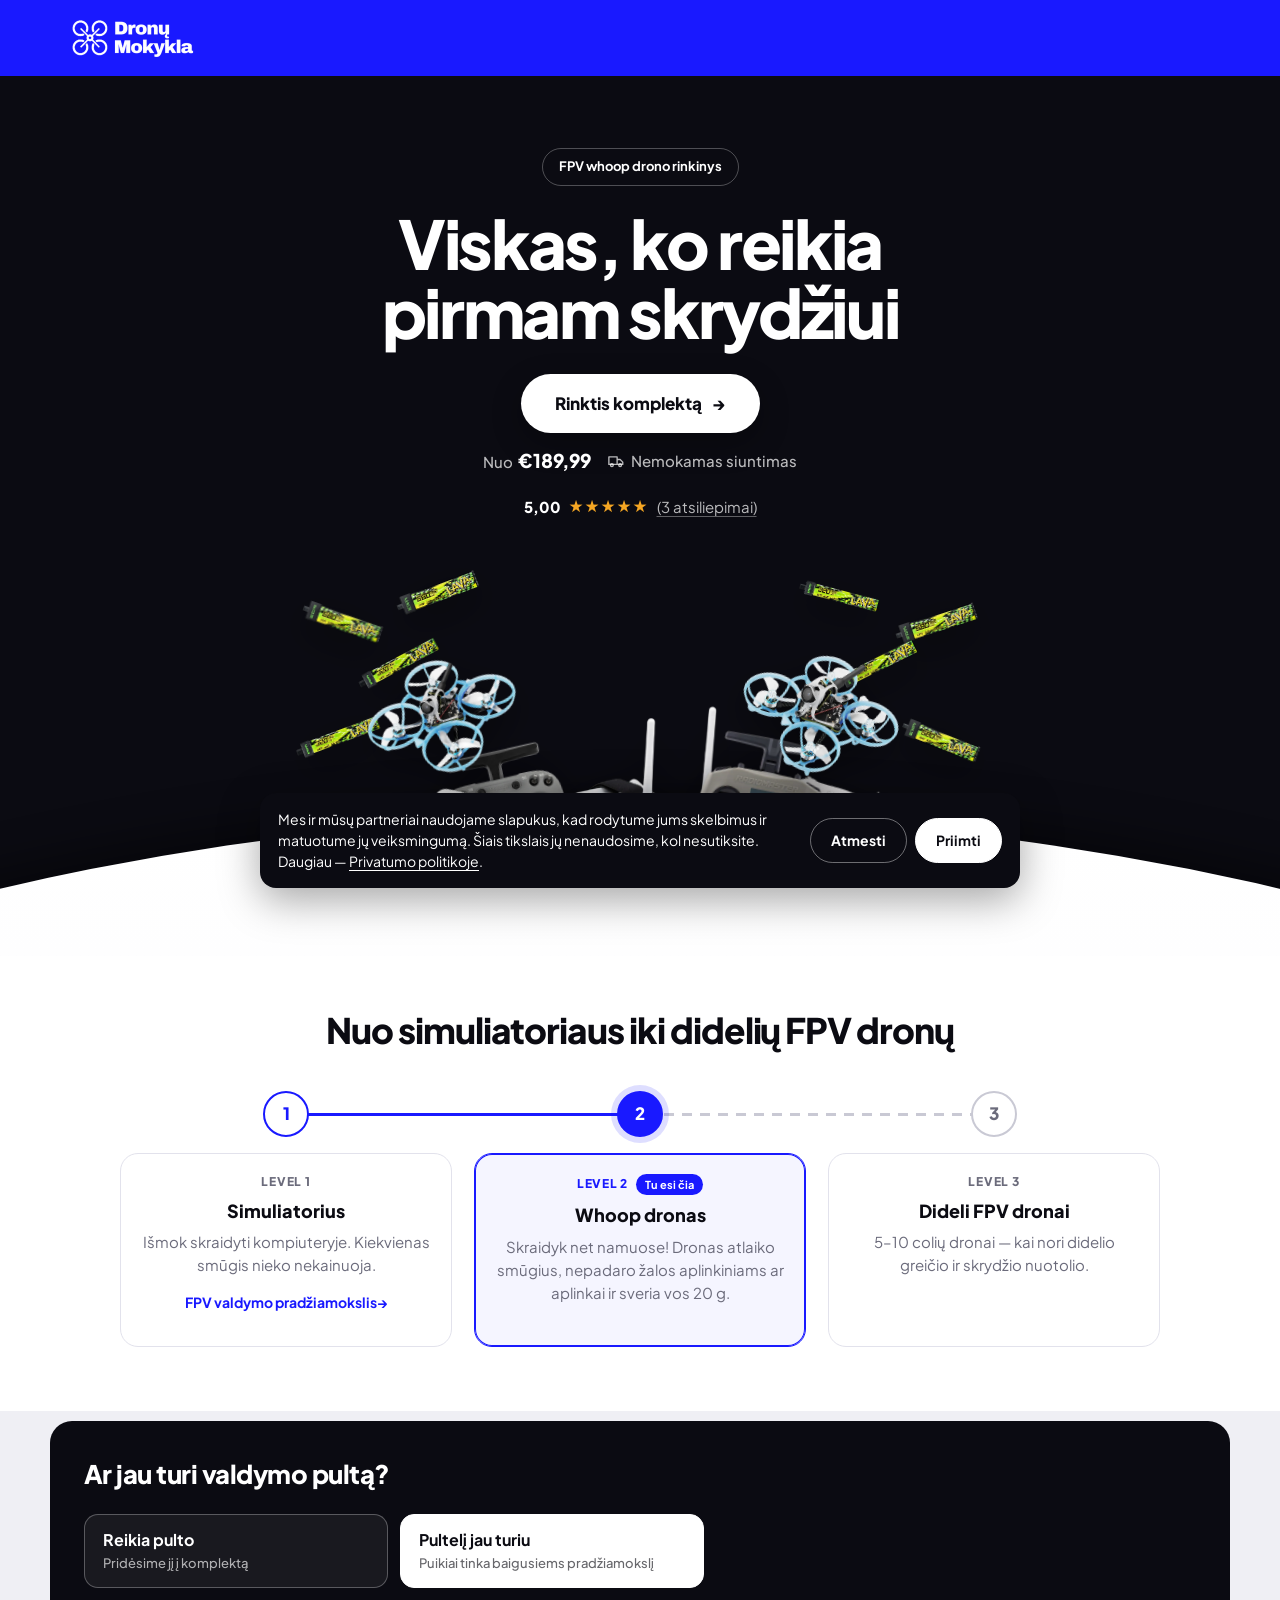
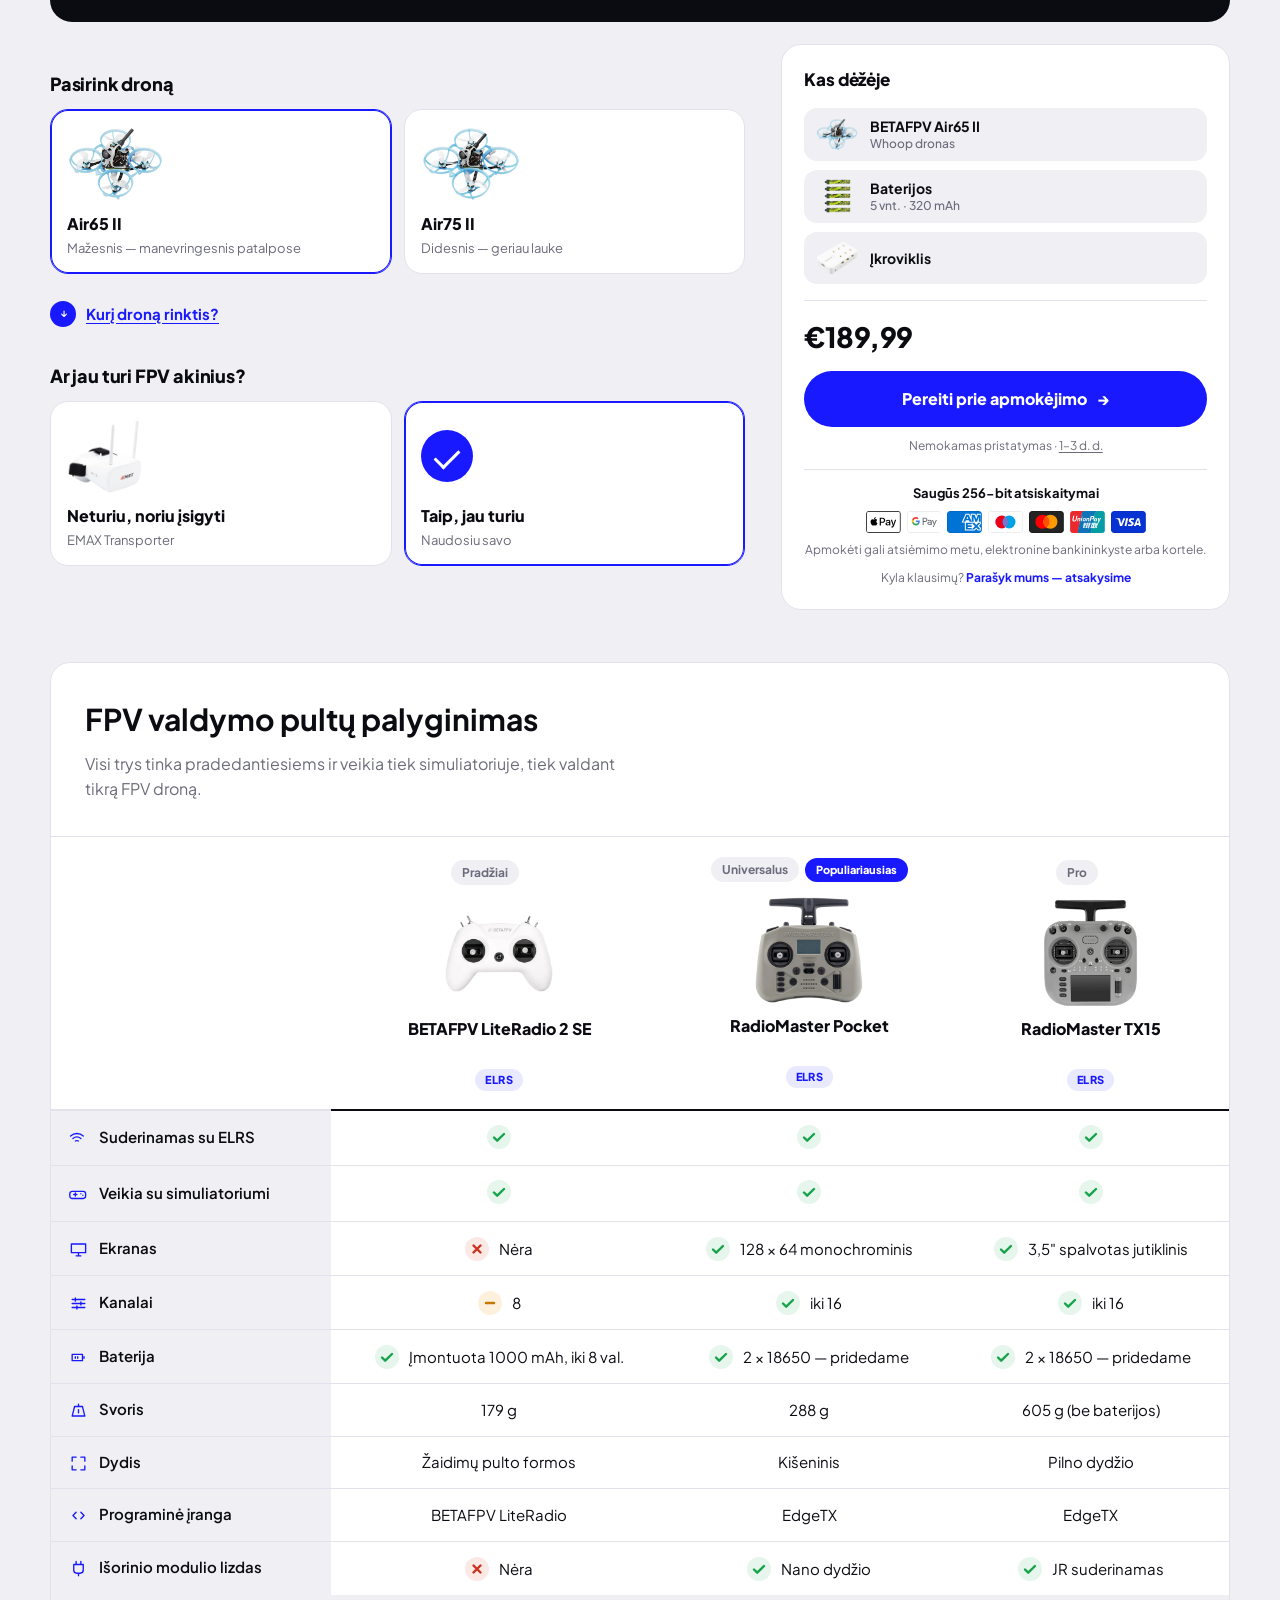
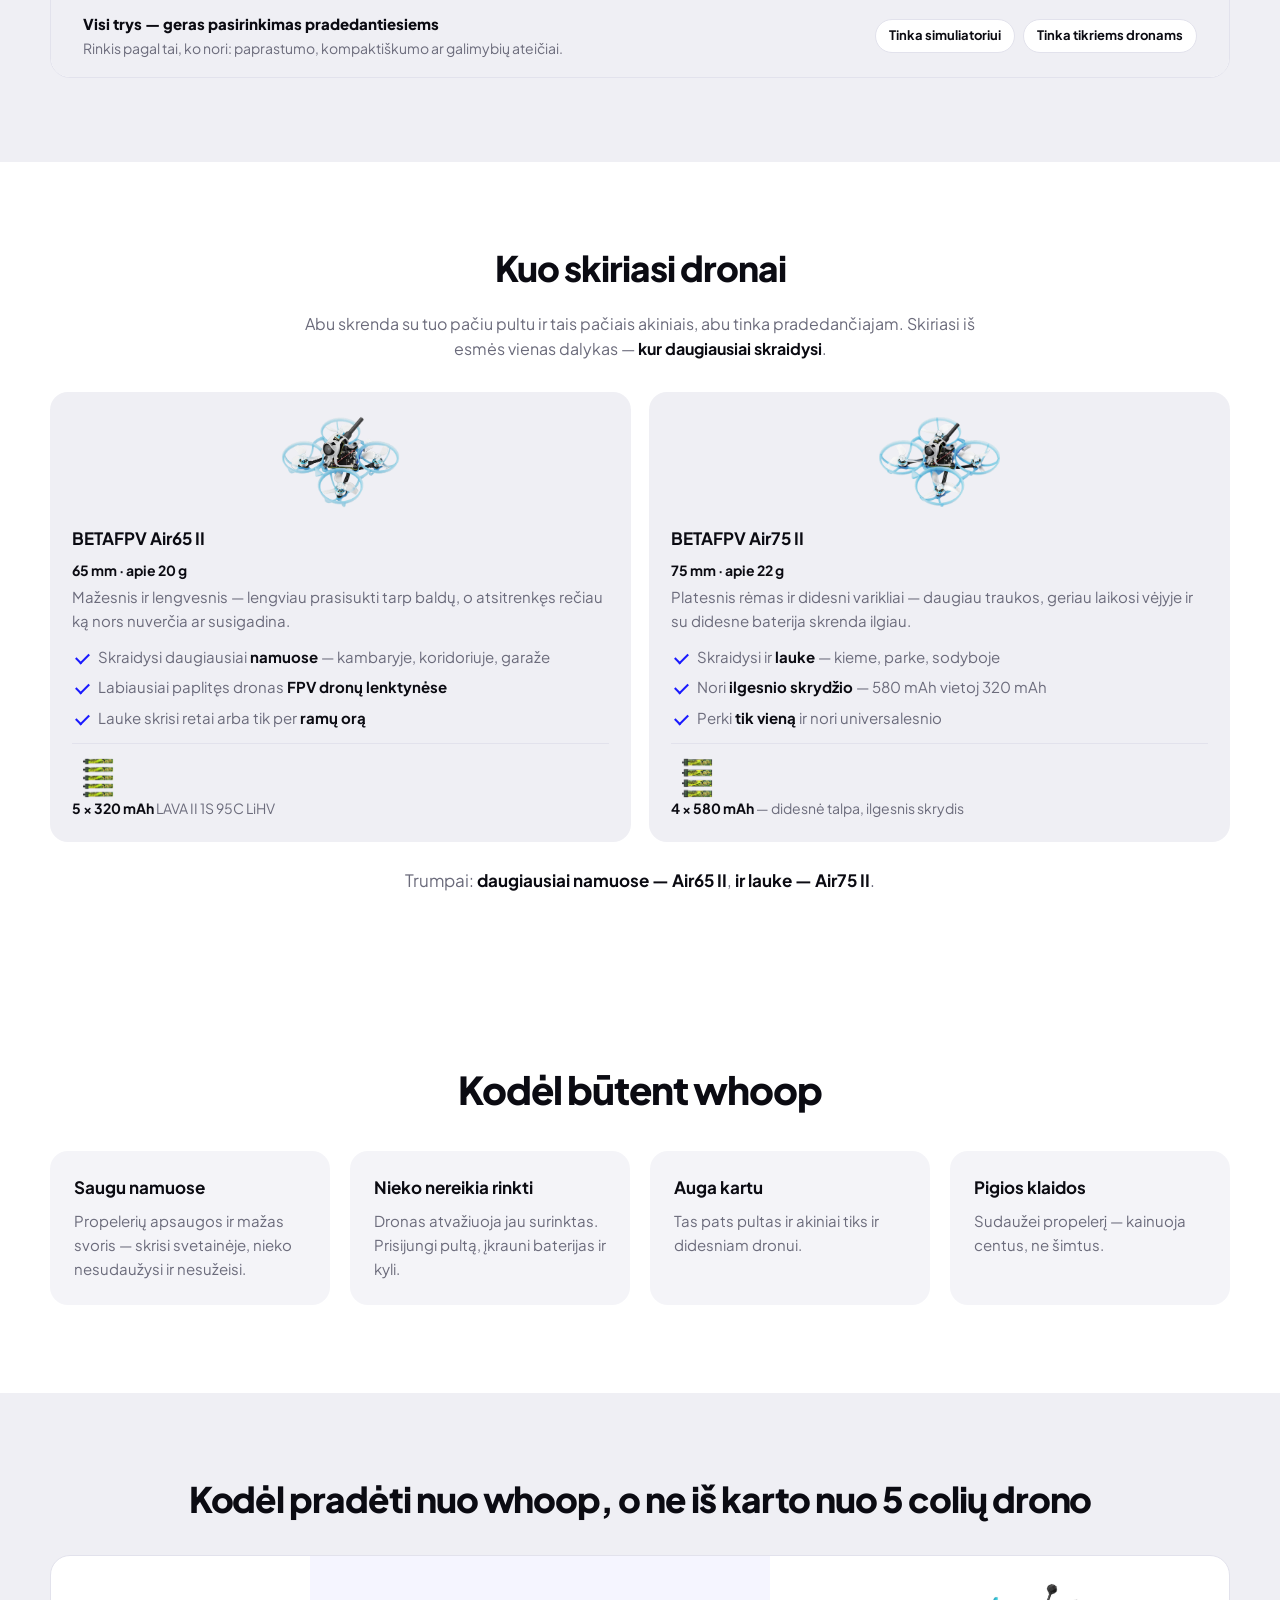
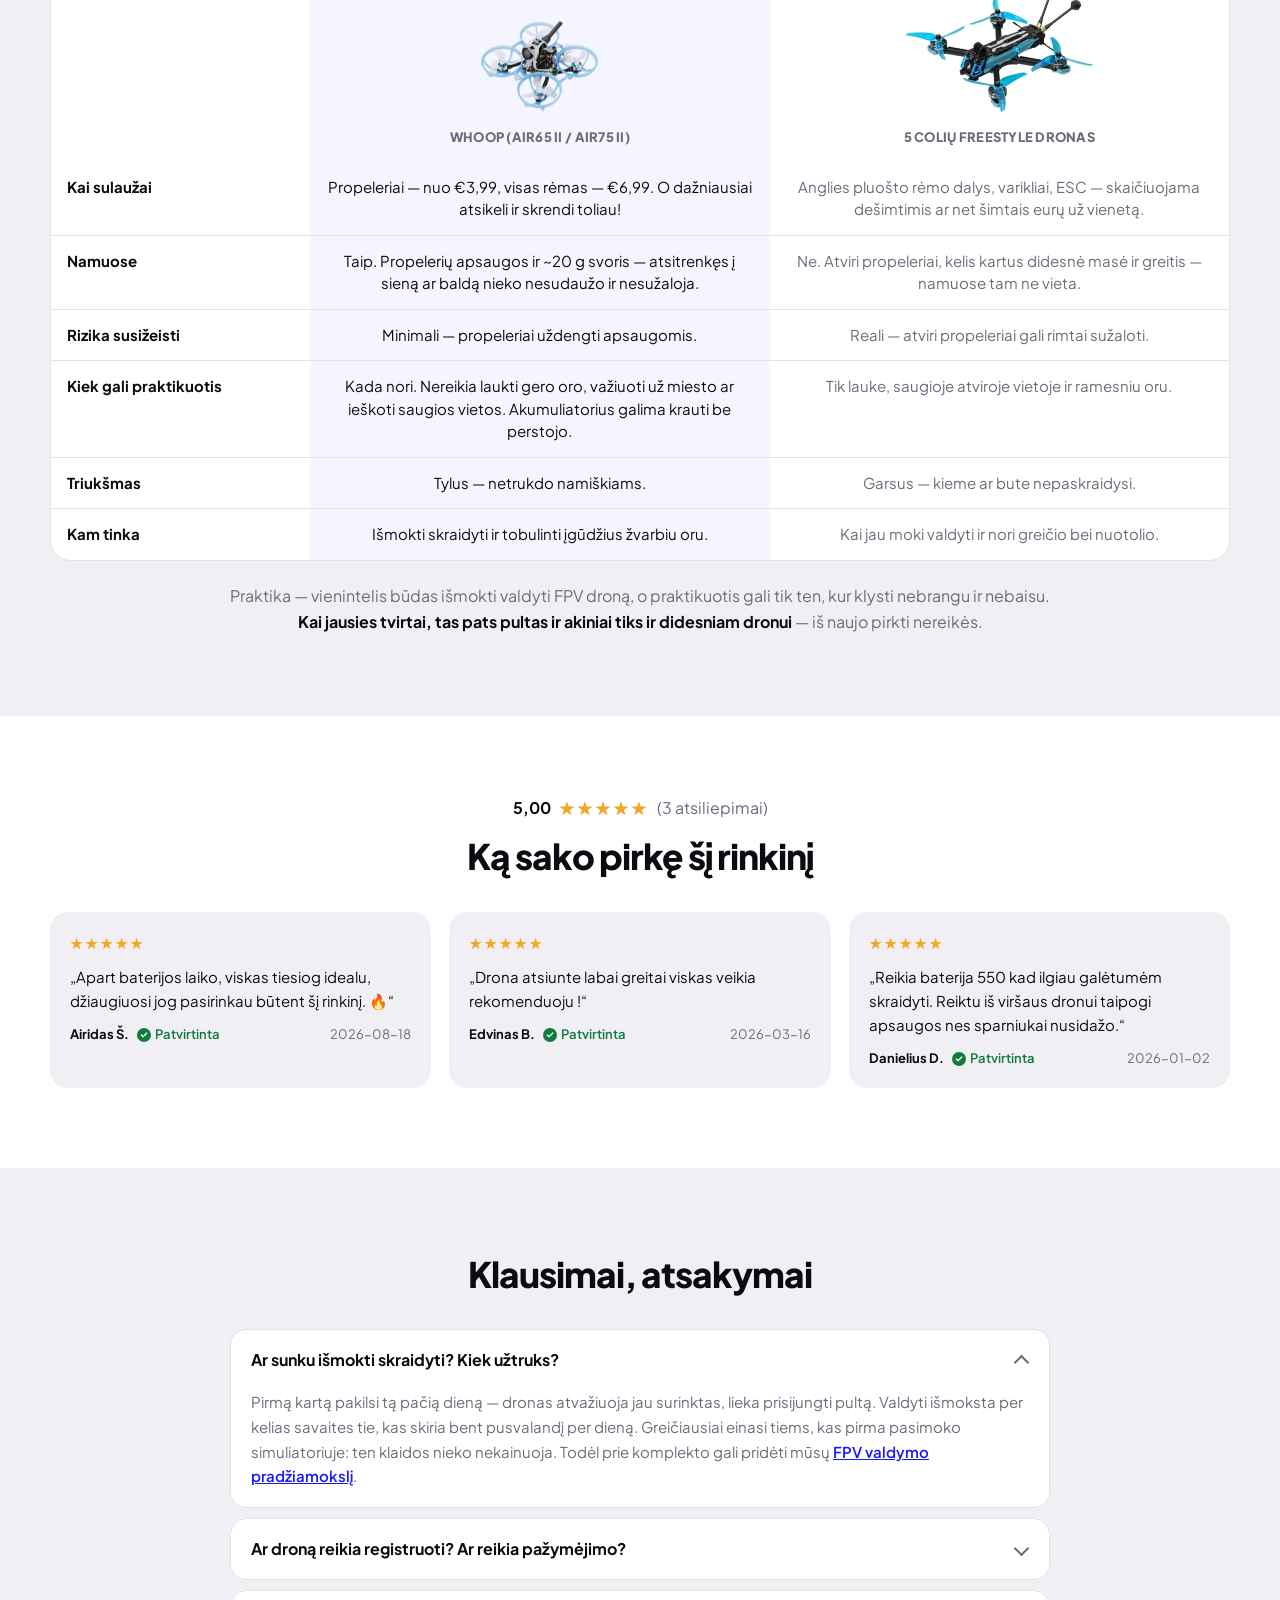
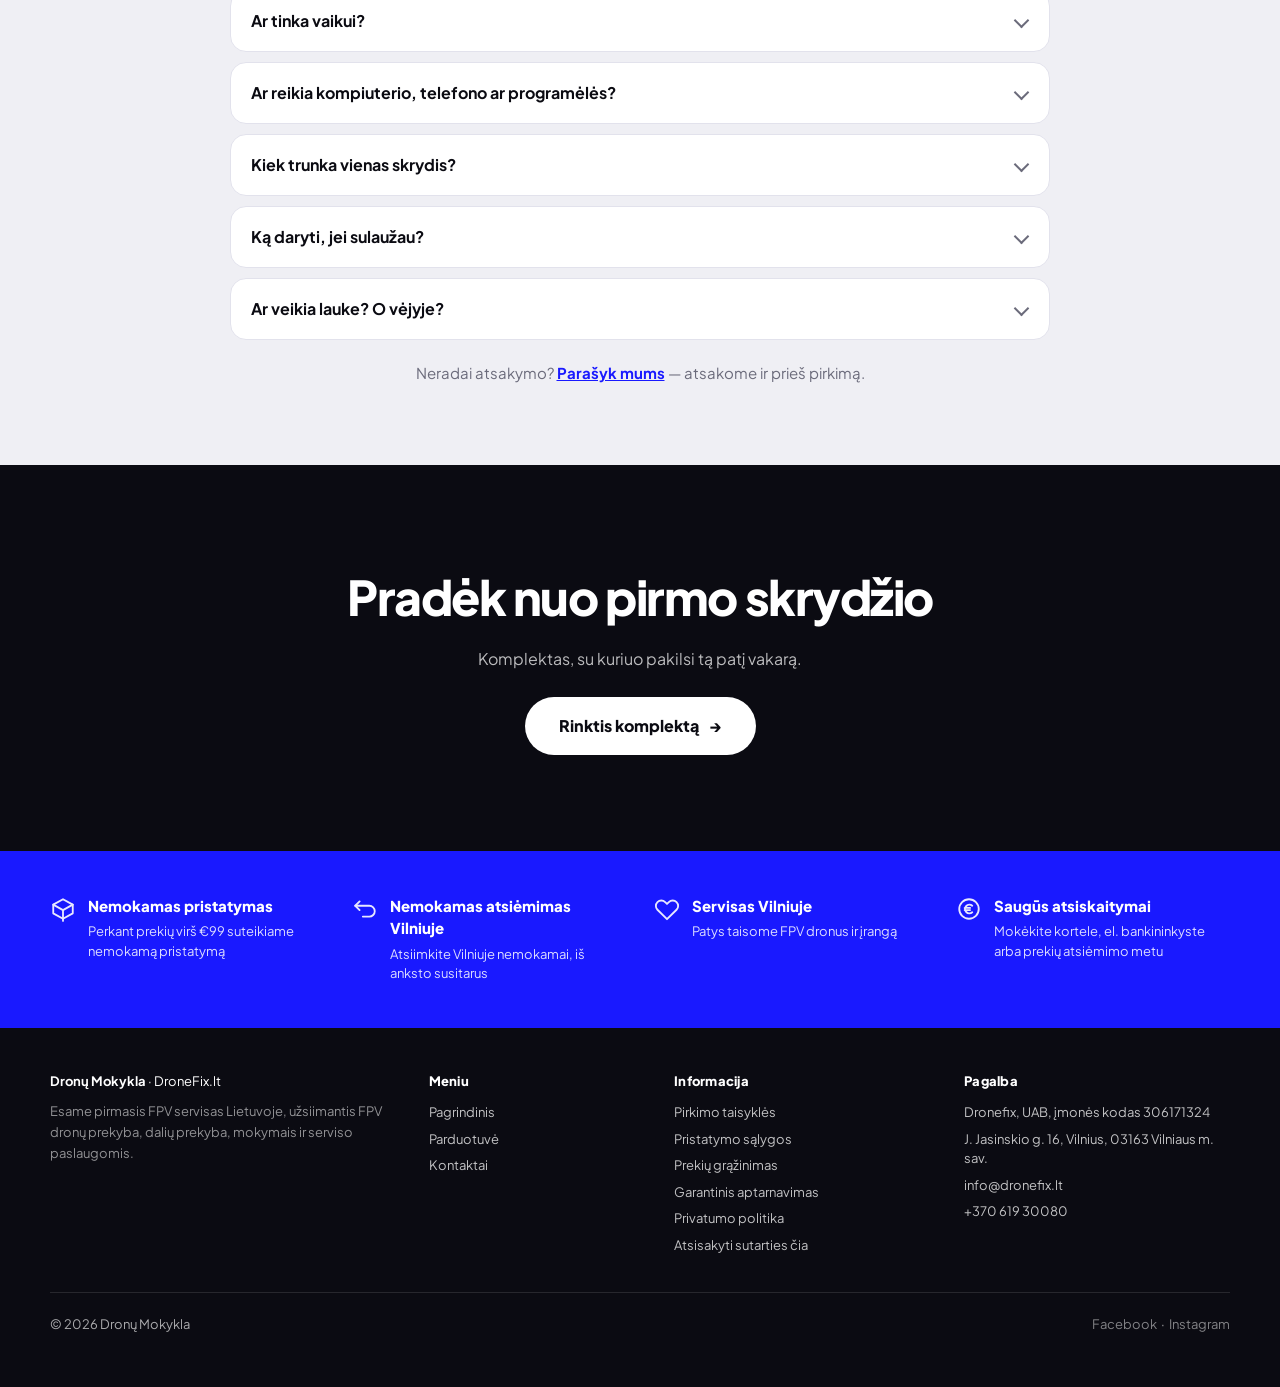
<file: whoop/index.html>
<!doctype html>
<html lang="lt">
<head>
<meta charset="utf-8">
<title>Perkeltas — Dronų Mokykla</title>
<!-- Senas adresas. Puslapis perkeltas i /rinkinys/. Paliekam nukreipima,
     kad anksciau dalintos nuorodos neduotu 404. -->
<meta http-equiv="refresh" content="0; url=/rinkinys/">
<link rel="canonical" href="https://shop.dronumokykla.lt/rinkinys/">
<meta name="robots" content="noindex">
<script>location.replace("/rinkinys/");</script>
</head>
<body><p>Perkelta. <a href="/rinkinys/">Spausk čia</a>.</p></body>
</html>
</file>
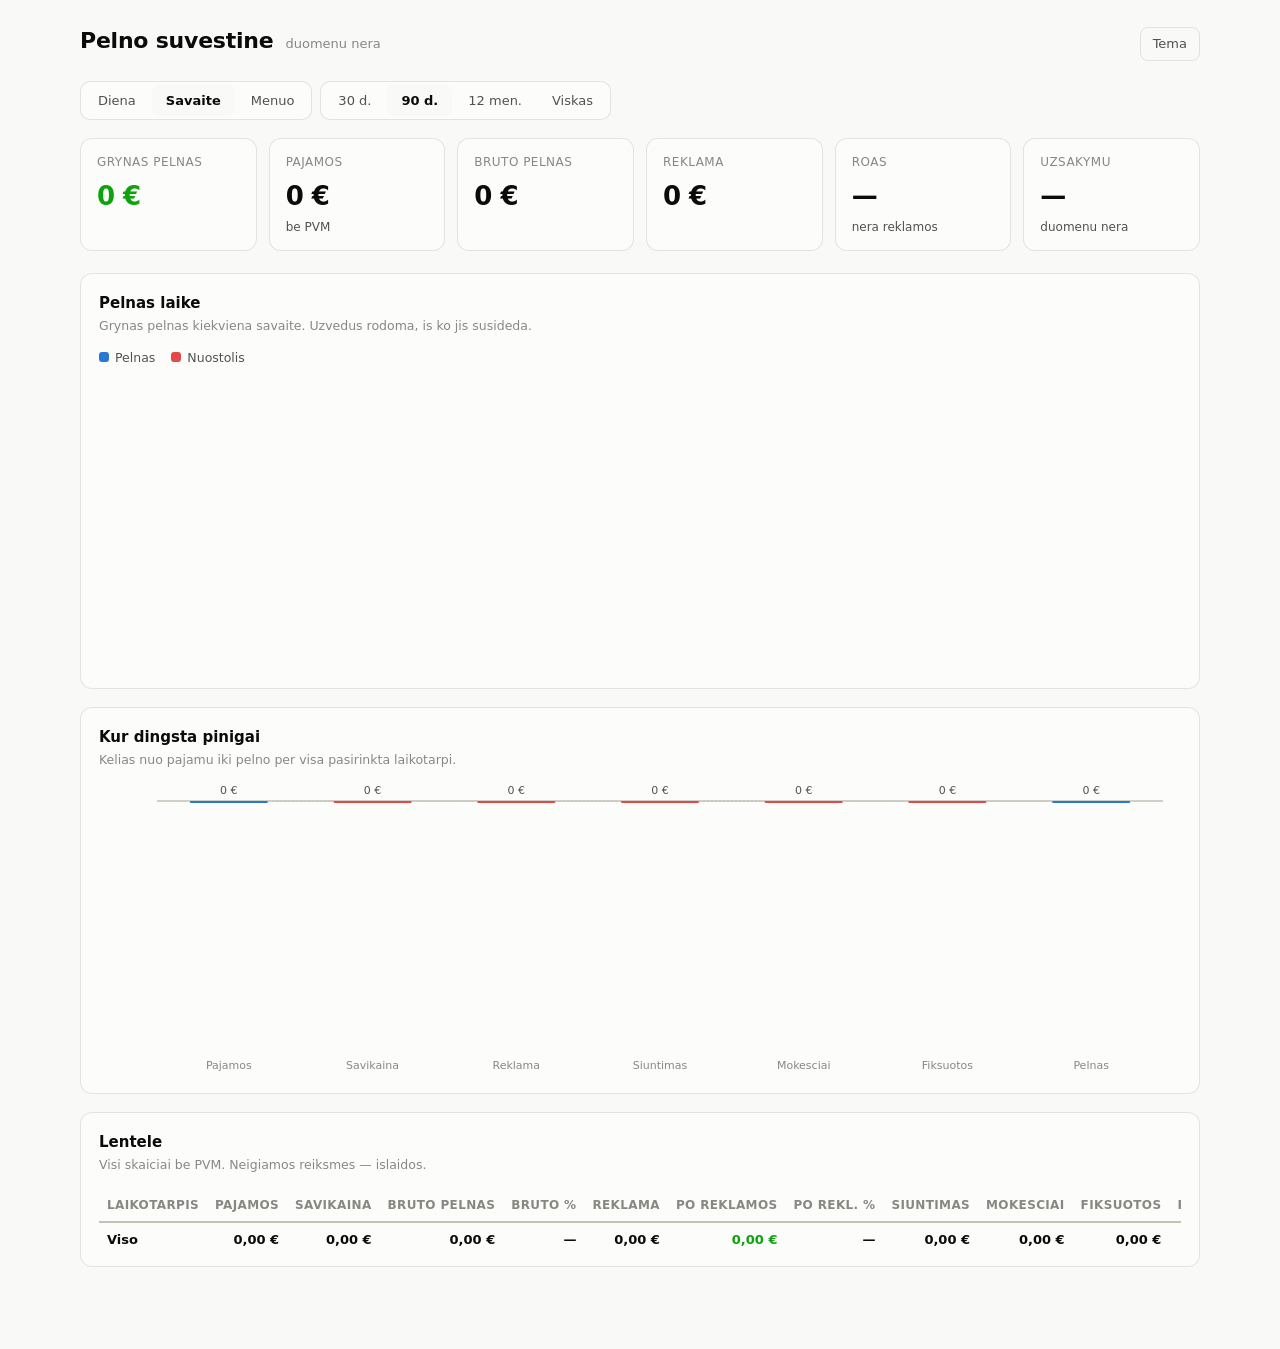
<file: src/pelnas/sablonas.html>
<!doctype html>
<html lang="lt">
<head>
<meta charset="utf-8">
<meta name="viewport" content="width=device-width, initial-scale=1">
<title>Pelno suvestine</title>
<style>
  :root{
    color-scheme: light;
    --plane:#f9f9f7; --surface:#fcfcfb;
    --ink:#0b0b0b; --ink-2:#52514e; --ink-3:#898781;
    --grid:#e1e0d9; --asis:#c3c2b7; --ziedas:rgba(11,11,11,.10);
    --teigiamas:#2a78d6; --neigiamas:#e34948; --neutralus:#f0efec;
    --gerai:#0ca30c; --demesio:#fab219;
  }
  @media (prefers-color-scheme: dark){
    :root:where(:not([data-theme="light"])){
      color-scheme: dark;
      --plane:#0d0d0d; --surface:#1a1a19;
      --ink:#ffffff; --ink-2:#c3c2b7; --ink-3:#898781;
      --grid:#2c2c2a; --asis:#383835; --ziedas:rgba(255,255,255,.10);
      --teigiamas:#3987e5; --neigiamas:#e66767; --neutralus:#383835;
      --gerai:#0ca30c; --demesio:#fab219;
    }
  }
  :root[data-theme="dark"]{
    color-scheme: dark;
    --plane:#0d0d0d; --surface:#1a1a19;
    --ink:#ffffff; --ink-2:#c3c2b7; --ink-3:#898781;
    --grid:#2c2c2a; --asis:#383835; --ziedas:rgba(255,255,255,.10);
    --teigiamas:#3987e5; --neigiamas:#e66767; --neutralus:#383835;
    --gerai:#0ca30c; --demesio:#fab219;
  }
  *{box-sizing:border-box}
  body{
    margin:0; background:var(--plane); color:var(--ink);
    font:15px/1.5 system-ui,-apple-system,"Segoe UI",sans-serif;
    padding:24px 16px 64px;
  }
  .vidus{max-width:1120px;margin:0 auto}
  header{display:flex;align-items:baseline;gap:12px;flex-wrap:wrap;margin-bottom:4px}
  h1{font-size:22px;margin:0;letter-spacing:-.01em}
  .antraste-info{color:var(--ink-3);font-size:13px}
  .tema{margin-left:auto;background:none;border:1px solid var(--ziedas);
    color:var(--ink-2);border-radius:8px;padding:6px 12px;cursor:pointer;font:inherit;font-size:13px}
  .valdymas{display:flex;gap:8px;flex-wrap:wrap;margin:20px 0 18px}
  .grupe{display:flex;background:var(--surface);border:1px solid var(--ziedas);
    border-radius:10px;padding:3px;gap:2px}
  .grupe button{background:none;border:0;color:var(--ink-2);font:inherit;font-size:13px;
    padding:6px 14px;border-radius:7px;cursor:pointer;white-space:nowrap}
  .grupe button[aria-pressed="true"]{background:var(--plane);color:var(--ink);font-weight:600}
  .korteles{display:grid;gap:12px;grid-template-columns:repeat(auto-fit,minmax(150px,1fr));margin-bottom:22px}
  .kortele{background:var(--surface);border:1px solid var(--ziedas);border-radius:12px;padding:14px 16px}
  .kortele .etikete{font-size:12px;color:var(--ink-3);text-transform:uppercase;letter-spacing:.04em}
  .kortele .reiksme{font-size:26px;font-weight:650;margin-top:6px;letter-spacing:-.02em}
  .kortele .po{font-size:12px;color:var(--ink-2);margin-top:2px}
  .teig{color:var(--gerai)} .neig{color:var(--neigiamas)}
  .blokas{background:var(--surface);border:1px solid var(--ziedas);border-radius:12px;
    padding:18px 18px 10px;margin-bottom:18px}
  .blokas h2{font-size:15px;margin:0 0 2px;font-weight:600}
  .blokas .paaiskinimas{font-size:12.5px;color:var(--ink-3);margin:0 0 14px}
  .raktas{display:flex;gap:16px;font-size:12.5px;color:var(--ink-2);margin:0 0 10px}
  .raktas i{width:10px;height:10px;border-radius:3px;display:inline-block;margin-right:6px}
  .grafikas{width:100%;display:block;overflow:visible}
  .grafikas text{font:11px system-ui,-apple-system,"Segoe UI",sans-serif}
  .zinute{color:var(--ink-3);font-size:13px;padding:18px 0}
  table{width:100%;border-collapse:collapse;font-size:13px;font-variant-numeric:tabular-nums}
  th,td{padding:7px 8px;text-align:right;border-bottom:1px solid var(--grid);white-space:nowrap}
  th:first-child,td:first-child{text-align:left}
  thead th{color:var(--ink-3);font-weight:600;font-size:12px;text-transform:uppercase;letter-spacing:.03em}
  tbody tr:hover{background:var(--plane)}
  tfoot td{font-weight:650;border-top:2px solid var(--asis);border-bottom:0}
  .lentele-rem{overflow-x:auto}
  .ispejimai{background:var(--surface);border:1px solid var(--ziedas);border-left:3px solid var(--demesio);
    border-radius:12px;padding:14px 18px;margin-bottom:18px;font-size:13.5px}
  .ispejimai h2{font-size:14px;margin:0 0 8px}
  .ispejimai ul{margin:0;padding-left:20px}
  .ispejimai li{margin:4px 0;color:var(--ink-2)}
  #uzuomina{position:fixed;pointer-events:none;opacity:0;transition:opacity .08s;
    background:var(--surface);border:1px solid var(--ziedas);border-radius:9px;
    padding:9px 11px;font-size:12.5px;box-shadow:0 6px 24px rgba(0,0,0,.14);z-index:9;
    font-variant-numeric:tabular-nums;min-width:170px}
  #uzuomina b{display:block;margin-bottom:5px;font-size:13px}
  #uzuomina .eil{display:flex;justify-content:space-between;gap:18px;color:var(--ink-2)}
  #uzuomina .eil.suma{color:var(--ink);font-weight:650;margin-top:5px;
    border-top:1px solid var(--grid);padding-top:5px}
  @media (max-width:640px){
    body{padding:16px 12px 48px}
    .kortele .reiksme{font-size:22px}
  }
</style>
</head>
<body>
<div class="vidus">

  <header>
    <h1>Pelno suvestine</h1>
    <span class="antraste-info" id="info"></span>
    <button class="tema" id="tema">Tema</button>
  </header>

  <div class="valdymas">
    <div class="grupe" id="periodas">
      <button data-v="diena" aria-pressed="false">Diena</button>
      <button data-v="savaite" aria-pressed="true">Savaite</button>
      <button data-v="menuo" aria-pressed="false">Menuo</button>
    </div>
    <div class="grupe" id="ruozas">
      <button data-v="30" aria-pressed="false">30 d.</button>
      <button data-v="90" aria-pressed="true">90 d.</button>
      <button data-v="365" aria-pressed="false">12 men.</button>
      <button data-v="0" aria-pressed="false">Viskas</button>
    </div>
  </div>

  <div class="korteles" id="korteles"></div>

  <div class="ispejimai" id="ispejimai" hidden></div>

  <div class="blokas">
    <h2>Pelnas laike</h2>
    <p class="paaiskinimas" id="pelno-paaiskinimas"></p>
    <div class="raktas">
      <span><i style="background:var(--teigiamas)"></i>Pelnas</span>
      <span><i style="background:var(--neigiamas)"></i>Nuostolis</span>
    </div>
    <svg class="grafikas" id="pelno-grafikas" height="300" role="img"
         aria-label="Pelnas pagal laikotarpi"></svg>
  </div>

  <div class="blokas">
    <h2>Kur dingsta pinigai</h2>
    <p class="paaiskinimas" id="krioklio-paaiskinimas"></p>
    <svg class="grafikas" id="krioklys" height="300" role="img"
         aria-label="Pajamu skaidymas iki pelno"></svg>
  </div>

  <div class="blokas">
    <h2>Lentele</h2>
    <p class="paaiskinimas">Visi skaiciai be PVM. Neigiamos reiksmes — islaidos.</p>
    <div class="lentele-rem"><table id="lentele"></table></div>
  </div>

</div>
<div id="uzuomina" role="status" aria-live="polite"></div>

<script>
const DUOMENYS = /*DUOMENYS*/[]/*DUOMENYS*/;
const ISPEJIMAI = /*ISPEJIMAI*/{}/*ISPEJIMAI*/;
const ATNAUJINTA = "/*ATNAUJINTA*/";

const eur = n => (n<0?"-":"") + Math.abs(n).toLocaleString("lt-LT",
  {minimumFractionDigits:2, maximumFractionDigits:2}) + " €";
const eur0 = n => (n<0?"-":"") + Math.abs(Math.round(n)).toLocaleString("lt-LT") + " €";
const proc = n => n.toLocaleString("lt-LT",{minimumFractionDigits:1,maximumFractionDigits:1}) + " %";

let periodas = "savaite", ruozas = 90;

/* ---------- duomenu paruosimas ---------- */
function filtruoti(){
  if(!ruozas) return DUOMENYS.slice();
  const pab = DUOMENYS.length ? new Date(DUOMENYS[DUOMENYS.length-1].data) : new Date();
  const prad = new Date(pab); prad.setDate(prad.getDate() - ruozas + 1);
  const riba = prad.toISOString().slice(0,10);
  return DUOMENYS.filter(e => e.data >= riba);
}

function savaitesRaktas(iso){
  const d = new Date(iso + "T00:00:00Z");
  const sav = (d.getUTCDay() + 6) % 7;            // pirmadienis = 0
  d.setUTCDate(d.getUTCDate() - sav);
  return d.toISOString().slice(0,10);
}

const LAUKAI = ["neto","siuntimo_pajamos","pajamos","cogs","reklama",
                "siuntimas","mokesciai","fiksuotos","islaidos","pelnas",
                "bruto_pelnas","po_reklamos","be_savikainos"];

// null reiskia „nezinoma". Jis uzkrecia visa suma: nezinoma + 5 = nezinoma.
// Geriau bruksnys nei skaicius, kuris atrodo tikras, bet nera.
function suma(eilutes, laukas){
  let a = 0;
  for(const e of eilutes){
    if(e[laukas] == null) return null;
    a += e[laukas];
  }
  return a;
}

function agreguoti(eilutes){
  if(periodas === "diena") return eilutes.map(e => Object.assign({raktas:e.data}, e));
  const grupes = new Map();
  for(const e of eilutes){
    const r = periodas === "menuo" ? e.data.slice(0,7) : savaitesRaktas(e.data);
    let g = grupes.get(r);
    if(!g){ g = {raktas:r, uzsakymu:0}; LAUKAI.forEach(l => g[l]=0); grupes.set(r,g); }
    LAUKAI.forEach(l => {
      if(g[l] === null || e[l] == null) g[l] = null;
      else g[l] += e[l];
    });
    // Uzsakymu skaicius uzkreciamas taip pat: jei nors viena diena nezinoma,
    // nezinomas ir viso laikotarpio skaicius (kitaip vidutinis uzsakymas melas).
    if(g.uzsakymu === null || e.uzsakymu == null) g.uzsakymu = null;
    else g.uzsakymu += e.uzsakymu;
  }
  return [...grupes.values()].sort((a,b) => a.raktas < b.raktas ? -1 : 1);
}

function etikete(raktas){
  if(periodas === "menuo"){
    const [m,d] = raktas.split("-");
    return ["saus","vas","kov","bal","geg","birz","liep","rugp","rugs","spal","lapkr","gruod"][+d-1] + " " + m.slice(2);
  }
  const [,m,d] = raktas.split("-");
  return d + "." + m;
}

/* ---------- korteles ---------- */
function piestiKorteles(gr, dienos){
  const s = l => suma(gr, l);
  const pelnas = s("pelnas"), pajamos = s("pajamos"), reklama = s("reklama");
  const uzs = gr.some(e => e.uzsakymu != null) ? s("uzsakymu") : null;
  const marza = (pajamos && pelnas != null) ? pelnas / pajamos * 100 : 0;
  const bruto = s("bruto_pelnas");

  // Kiek prekybos dienu turi reklamos duomenis. Be sito ROAS ir pelnas
  // atrodo fantastiski — geriau parodyti bruksni nei melaginga skaiciu.
  const beUzsakymu = dienos.filter(e => e.uzsakymu == null).length;
  const prekybos = dienos.filter(e => e.neto > 0);
  const suReklama = prekybos.filter(e => e.reklama > 0).length;
  const danga = prekybos.length ? suReklama / prekybos.length : 0;
  const patikima = danga >= 0.8;
  const roas = (patikima && reklama) ? pajamos / reklama : null;
  const dangosZyme = prekybos.length
    ? "reklamos duomenu " + proc(danga*100) + " dienu" : "";

  const poRekl = s("po_reklamos");
  const k = [
    pelnas != null
      ? {e:"Grynas pelnas", v:eur0(pelnas), c: pelnas>=0?"teig":"neig",
         p: pajamos ? proc(marza) + " marza" : ""}
      : {e:"Pelnas po reklamos", v:eur0(poRekl), c: poRekl>=0?"teig":"neig",
         p: pajamos ? proc(poRekl/pajamos*100) + " marza" : ""},
    {e:"Pajamos", v:eur0(pajamos), p:"be PVM"},
    {e:"Bruto pelnas", v:eur0(bruto),
     p: pajamos ? proc(bruto/pajamos*100) + " po savikainos" : ""},
    {e:"Reklama", v:eur0(reklama),
     p: patikima ? (pajamos ? proc(reklama/pajamos*100) + " nuo pajamu" : "")
        : dangosZyme},
    {e:"ROAS", v: roas ? roas.toFixed(2) + "×" : "—",
     p: roas ? "pajamos / reklama" : (reklama ? "per mazai duomenu" : "nera reklamos")},
    {e:"Uzsakymu", v: uzs != null ? uzs.toLocaleString("lt-LT") : "—",
     p: uzs ? eur0(pajamos/uzs) + " vidutinis"
        : (beUzsakymu ? beUzsakymu + " d. be duomenu" : "duomenu nera")}
  ];
  document.getElementById("korteles").innerHTML = k.map(x => `
    <div class="kortele">
      <div class="etikete">${x.e}</div>
      <div class="reiksme ${x.c||""}">${x.v}</div>
      <div class="po">${x.p||""}</div>
    </div>`).join("");
}

/* ---------- uzuomina ---------- */
const uzuomina = document.getElementById("uzuomina");
function rodyti(evt, html){
  uzuomina.innerHTML = html;
  uzuomina.style.opacity = 1;
  const r = uzuomina.getBoundingClientRect();
  let x = evt.clientX + 14, y = evt.clientY - 10;
  if(x + r.width > innerWidth - 8) x = evt.clientX - r.width - 14;
  if(y + r.height > innerHeight - 8) y = innerHeight - r.height - 8;
  uzuomina.style.left = Math.max(8,x) + "px";
  uzuomina.style.top = Math.max(8,y) + "px";
}
function slepti(){ uzuomina.style.opacity = 0; }

/* ---------- stulpeliu grafikas ---------- */
function piestiPelna(gr){
  const svg = document.getElementById("pelno-grafikas");
  const P = {v:14, d:26, k:52, de:34};
  const W = svg.clientWidth || svg.parentNode.clientWidth || 900;
  const H = 300;
  svg.setAttribute("viewBox", `0 0 ${W} ${H}`);
  svg.setAttribute("width", W);
  if(!gr.length){ svg.innerHTML = ""; return; }

  const laukas = gr.every(e => e.pelnas != null) ? "pelnas"
               : gr.every(e => e.po_reklamos != null) ? "po_reklamos" : "bruto_pelnas";
  const pl = gr.map(e => e[laukas]);
  const max = Math.max(0, ...pl), min = Math.min(0, ...pl);
  const tarpas = (max - min) || 1;
  const grPlotis = W - P.k - P.de, grAukstis = H - P.v - P.d;
  const y = v => P.v + (max - v) / tarpas * grAukstis;
  const nulis = y(0);

  const zingsnis = grPlotis / gr.length;
  const tarpelis = zingsnis > 6 ? 2 : 0;
  const plotis = Math.max(1, zingsnis - tarpelis);
  const apvalinimas = plotis >= 8 ? 4 : 0;

  // tinklelis
  const zymos = [max, max/2 + min/2, min].filter((v,i,a) => a.indexOf(v) === i);
  let html = "";
  for(const v of zymos){
    html += `<line x1="${P.k}" y1="${y(v)}" x2="${W-P.de}" y2="${y(v)}"
             stroke="var(--grid)" stroke-width="1"/>
             <text x="${P.k-8}" y="${y(v)+4}" text-anchor="end"
             fill="var(--ink-3)">${eur0(v)}</text>`;
  }
  html += `<line x1="${P.k}" y1="${nulis}" x2="${W-P.de}" y2="${nulis}"
           stroke="var(--asis)" stroke-width="1.5"/>`;

  gr.forEach((e,i) => {
    const x = P.k + i*zingsnis + tarpelis/2;
    const v = e[laukas];
    const vir = v >= 0;
    const auk = Math.max(1, Math.abs(y(v) - nulis));
    const vy = vir ? nulis - auk : nulis;
    const sp = vir ? "var(--teigiamas)" : "var(--neigiamas)";
    const r = Math.min(apvalinimas, auk);
    // apvalus tik nuo baziniu linijos nutoles galas
    const d = vir
      ? `M${x},${nulis} v${-(auk-r)} q0,${-r} ${r},${-r} h${plotis-2*r} q${r},0 ${r},${r} v${auk-r} z`
      : `M${x},${nulis} v${auk-r} q0,${r} ${r},${r} h${plotis-2*r} q${r},0 ${r},${-r} v${-(auk-r)} z`;
    html += `<path d="${r>0 ? d : `M${x},${vy}h${plotis}v${auk}h${-plotis}z`}"
             fill="${sp}" data-i="${i}"/>`;
  });

  // asies etiketes — tik tiek, kiek telpa
  const kas = Math.max(1, Math.ceil(gr.length / Math.floor(grPlotis/62)));
  gr.forEach((e,i) => {
    if(i % kas) return;
    html += `<text x="${P.k + i*zingsnis + plotis/2}" y="${H-8}"
             text-anchor="middle" fill="var(--ink-3)">${etikete(e.raktas)}</text>`;
  });

  // permatoma juosta pelei — patogiau taikytis
  gr.forEach((e,i) => {
    html += `<rect x="${P.k + i*zingsnis}" y="${P.v}" width="${zingsnis}"
             height="${grAukstis}" fill="transparent" data-h="${i}"/>`;
  });
  svg.innerHTML = html;

  const neig = v => v == null ? "—" : "-" + eur(v);
  svg.onmousemove = evt => {
    const t = evt.target.getAttribute("data-h") ?? evt.target.getAttribute("data-i");
    if(t == null){ slepti(); return; }
    const e = gr[+t];
    rodyti(evt, `<b>${pilnaEtikete(e.raktas)}</b>
      <div class="eil"><span>Pajamos</span><span>${eur(e.pajamos)}</span></div>
      <div class="eil"><span>Savikaina</span><span>${neig(e.cogs)}</span></div>
      <div class="eil"><span>Reklama</span><span>${neig(e.reklama)}</span></div>
      <div class="eil"><span>Siuntimas</span><span>${neig(e.siuntimas)}</span></div>
      <div class="eil"><span>Mokesciai</span><span>${neig(e.mokesciai)}</span></div>
      <div class="eil"><span>Fiksuotos</span><span>${neig(e.fiksuotos)}</span></div>
      <div class="eil suma"><span>${{pelnas:"Pelnas", po_reklamos:"Po reklamos",
          bruto_pelnas:"Bruto pelnas"}[laukas]}</span>
        <span>${eur(e[laukas])}</span></div>`);
  };
  svg.onmouseleave = slepti;
}

function pilnaEtikete(raktas){
  if(periodas === "menuo") return raktas;
  if(periodas === "savaite") return "Savaite nuo " + raktas;
  return raktas;
}

/* ---------- krioklys ---------- */
function piestiKriokli(gr){
  const svg = document.getElementById("krioklys");
  const s = l => suma(gr, l);
  const n = l => { const v = s(l); return v == null ? null : -v; };
  const pelnasZinomas = s("pelnas") != null;
  const zingsniai = [
    {e:"Pajamos",   v: s("pajamos"),   tipas:"suma"},
    {e:"Savikaina", v: n("cogs"),      tipas:"kaita"},
    {e:"Reklama",   v: n("reklama"),   tipas:"kaita"},
    {e:"Siuntimas", v: n("siuntimas"), tipas:"kaita"},
    {e:"Mokesciai", v: n("mokesciai"), tipas:"kaita"},
    {e:"Fiksuotos", v: n("fiksuotos"), tipas:"kaita"},
    pelnasZinomas
      ? {e:"Pelnas", v: s("pelnas"), tipas:"suma"}
      : {e:"Po reklamos", v: s("po_reklamos"), tipas:"suma"}
  ];
  const P = {v:18, d:38, k:58, de:18};
  const W = svg.clientWidth || svg.parentNode.clientWidth || 900;
  const H = 300;
  svg.setAttribute("viewBox", `0 0 ${W} ${H}`);
  svg.setAttribute("width", W);

  let einamas = 0;
  const ribos = [0];
  for(const z of zingsniai){
    if(z.v == null) continue;                 // nezinoma — praleidziam
    if(z.tipas === "suma"){ ribos.push(z.v); einamas = z.v; }
    else { ribos.push(einamas); einamas += z.v; ribos.push(einamas); }
  }
  const max = Math.max(...ribos, 0), min = Math.min(...ribos, 0);
  const tarpas = (max - min) || 1;
  const grPlotis = W - P.k - P.de, grAukstis = H - P.v - P.d;
  const y = v => P.v + (max - v) / tarpas * grAukstis;

  const zingsnis = grPlotis / zingsniai.length;
  const plotis = Math.min(78, zingsnis - 12);
  let html = `<line x1="${P.k}" y1="${y(0)}" x2="${W-P.de}" y2="${y(0)}"
              stroke="var(--asis)" stroke-width="1.5"/>`;

  einamas = 0;
  zingsniai.forEach((z,i) => {
    const x = P.k + i*zingsnis + (zingsnis - plotis)/2;
    if(z.v == null){
      // Nezinoma eilute: stulpelio nepiesiam, bet paliekam vieta ir bruksni,
      // kad butu aisku, jog tokia islaida yra, tik kol kas be duomenu.
      html += `<text x="${x + plotis/2}" y="${y(0) - 7}" text-anchor="middle"
               fill="var(--ink-3)">—</text>`;
      html += `<text x="${x + plotis/2}" y="${H-14}" text-anchor="middle"
               fill="var(--ink-3)">${z.e}</text>`;
      return;
    }
    let nuo, iki, sp;
    if(z.tipas === "suma"){
      // Sumos stulpelis stovi ant nulio IR nustato nauja einamaja suma —
      // be sito kitas stulpelis butu piesiamas nuo nulio, ne nuo pajamu.
      nuo = 0; iki = z.v; einamas = z.v;
      sp = z.v >= 0 ? "var(--teigiamas)" : "var(--neigiamas)";
    }
    else { nuo = einamas; iki = einamas + z.v; einamas = iki; sp = "var(--neigiamas)"; }
    const vir = Math.min(y(nuo), y(iki)), auk = Math.max(2, Math.abs(y(iki) - y(nuo)));
    const r = Math.min(4, auk/2);
    html += `<rect x="${x}" y="${vir}" width="${plotis}" height="${auk}"
             rx="${r}" fill="${sp}" data-i="${i}"/>`;
    html += `<text x="${x + plotis/2}" y="${vir - 7}" text-anchor="middle"
             fill="var(--ink-2)" font-weight="600">${eur0(z.v)}</text>`;
    html += `<text x="${x + plotis/2}" y="${H-14}" text-anchor="middle"
             fill="var(--ink-3)">${z.e}</text>`;
    if(i < zingsniai.length-1 && z.tipas !== "suma" || i === 0){
      const jungtis = y(z.tipas === "suma" ? z.v : einamas);
      html += `<line x1="${x+plotis}" y1="${jungtis}" x2="${x+zingsnis}" y2="${jungtis}"
               stroke="var(--asis)" stroke-width="1" stroke-dasharray="2 2"/>`;
    }
  });
  svg.innerHTML = html;

  const viso = s("pajamos");
  svg.onmousemove = evt => {
    const t = evt.target.getAttribute("data-i");
    if(t == null){ slepti(); return; }
    const z = zingsniai[+t];
    const dalis = viso ? Math.abs(z.v)/viso*100 : 0;
    rodyti(evt, `<b>${z.e}</b>
      <div class="eil"><span>Suma</span><span>${eur(z.v)}</span></div>
      <div class="eil"><span>Nuo pajamu</span><span>${proc(dalis)}</span></div>`);
  };
  svg.onmouseleave = slepti;
}

/* ---------- lentele ---------- */
function piestiLentele(gr){
  const st = ["Laikotarpis","Pajamos","Savikaina","Bruto pelnas","Bruto %",
              "Reklama","Po reklamos","Po rekl. %",
              "Siuntimas","Mokesciai","Fiksuotos","Pelnas","Marza"];
  const BR = "—";
  const ne = v => v == null ? BR : eur(-v);
  const pl = v => v == null ? `<td>${BR}</td>`
    : `<td class="${v>=0?'teig':'neig'}">${eur(v)}</td>`;
  const eil = [...gr].reverse().map(e => `<tr>
      <td>${pilnaEtikete(e.raktas)}</td>
      <td>${eur(e.pajamos)}</td>
      <td>${ne(e.cogs)}</td>
      <td>${eur(e.bruto_pelnas)}</td>
      <td>${e.pajamos ? proc(e.bruto_pelnas/e.pajamos*100) : BR}</td>
      <td>${ne(e.reklama)}</td>
      ${pl(e.po_reklamos)}
      <td>${e.pajamos ? proc(e.po_reklamos/e.pajamos*100) : BR}</td>
      <td>${ne(e.siuntimas)}</td>
      <td>${ne(e.mokesciai)}</td>
      <td>${ne(e.fiksuotos)}</td>
      ${pl(e.pelnas)}
      <td>${(e.pajamos && e.pelnas != null) ? proc(e.pelnas/e.pajamos*100) : BR}</td>
    </tr>`).join("");
  const s = l => suma(gr, l);
  document.getElementById("lentele").innerHTML =
    `<thead><tr>${st.map(x => `<th>${x}</th>`).join("")}</tr></thead>
     <tbody>${eil}</tbody>
     <tfoot><tr>
       <td>Viso</td><td>${eur(s("pajamos"))}</td><td>${ne(s("cogs"))}</td>
       <td>${eur(s("bruto_pelnas"))}</td>
       <td>${s("pajamos") ? proc(s("bruto_pelnas")/s("pajamos")*100) : BR}</td>
       <td>${ne(s("reklama"))}</td>
       ${pl(s("po_reklamos"))}
       <td>${s("pajamos") ? proc(s("po_reklamos")/s("pajamos")*100) : BR}</td>
       <td>${ne(s("siuntimas"))}</td>
       <td>${ne(s("mokesciai"))}</td><td>${ne(s("fiksuotos"))}</td>
       ${pl(s("pelnas"))}
       <td>${(s("pajamos") && s("pelnas") != null)
              ? proc(s("pelnas")/s("pajamos")*100) : BR}</td>
     </tr></tfoot>`;
}

/* ---------- ispejimai ---------- */
function piestiIspejimus(){
  const i = ISPEJIMAI, p = [];
  if(i.paslepta_dienu)
    p.push(`<b>${i.paslepta_dienu} dienu nerodoma</b> (${i.paslepta_nuo}
            – ${i.paslepta_iki}, ${eur0(i.paslepta_neto)} pardavimu) —
            joms nera reklamos duomenu, todel pelnas atrodytu per didelis.
            Prijunkite Meta API arba imeskite tu dienu kampaniju CSV.`);
  if(i.reklama_paskirstyta)
    p.push(`<b>${i.reklama_paskirstyta} dienu</b> reklamos islaidos
            <b>paskirstytos tolygiai</b> — CSV buvo suminis, ne dienomis.
            Savaites ir menesio sumos teisingos, dienos — vidurkis.
            Tikslioms dienoms eksportuokite su Breakdown → Time → Day.`);
  if(i.be_savikainos_dalis > 1)
    p.push(`<b>${proc(i.be_savikainos_dalis)}</b> pardavimu neturi ivestos savikainos
            (${eur0(i.be_savikainos_suma)}). Tiek pelno rodoma per mazai —
            uzpildykite „Cost per item" Shopify.`);
  if(i.siuntos_istorija && !(i.nezinomos||[]).some(x => x.laukas === "siuntimas"))
    p.push(`Siuntimo savikaina ${i.siuntos_istorija} dienu vertinama pagal
            <b>istorini santyki</b> — 1 siunta kas ${i.siuntu_santykis} €
            apyvartos, is menesiu, kuriems turim LP Express ataskaita.
            Tikslumui imeskite to menesio LP Express XLSX.`);
  else if(i.siuntimas_vertinimas && !(i.nezinomos||[]).some(x => x.laukas === "siuntimas"))
    p.push(`Siuntimo savikaina ${i.siuntimas_vertinimas} dienu vertinama is
            <b>pristatymo pajamu</b>, o tai <b>smarkiai per mazai</b> —
            uzsakymai su nemokamu pristatymu ten nesimato. Imeskite LP Express
            XLSX i <code>pelnas/importas/</code>.`);
  if(i.mokesciai_vertinimas && !(i.nezinomos||[]).some(x => x.laukas === "mokesciai"))
    p.push(`Mokejimu mokesciai ${i.mokesciai_vertinimas} dienu <b>vertinami pagal tarifa</b>.
            Prijungus Shopify API jie bus tikri.`);
  if(i.uzsakymu_truksta)
    p.push(`Uzsakymu skaiciaus nera <b>${i.uzsakymu_truksta} dienoms</b>
            (${i.uzsakymu_nuo} – ${i.uzsakymu_iki}), todel nerodom nei ju
            sumos, nei vidutinio uzsakymo. Eksportuokite Shopify uzsakymus
            (Orders → Export) uz ta pati laikotarpi kaip ir pelno ataskaita.`);
  if(i.nezinomos && i.nezinomos.length)
    p.push(`Tuscios eilutes: <b>` + i.nezinomos.map(x => x.vardas).join(", ") +
           `</b>. Tiksliu duomenu dar nera, todel nieko ir nerodom —
            vietoj ju bruksniai, o grynas pelnas neskaiciuojamas.
            Kol kas patikimas skaicius yra <b>bruto pelnas</b> (pajamos minus
            savikaina). Sukelk duomenis ir jie atsiras patys.`);
  else if(i.fiksuotu_detales && i.fiksuotu_detales.length)
    p.push(`Fiksuotos islaidos: ` + i.fiksuotu_detales
            .map(x => `${x.pavadinimas} ${eur0(x.suma)}`).join(" · ")
            + ` — is <code>pelnas/islaidos.csv</code>.`);
  if(i.sena_neapmoketa > 0)
    p.push(`<b>${eur0(i.sena_neapmoketa)}</b> pardavimu senesniu nei
            ${i.cod_laukimas} d. vis dar <b>neapmoketi</b>. Jei tai COD siuntos,
            jos greiciausiai neatsiimtos — tiek pelno cia rodoma
            <b>be pagrindo</b>. Shopify atsaukite arba grazinkite tokius
            uzsakymus, kad skaiciai susitvarkytu.`);
  if(i.cod_uzsakymu)
    p.push(`${i.cod_uzsakymu} uzsakymu apmoketi <b>atsiimant (COD)</b>
            (${eur0(i.cod_neto)}). Ju surinkimo mokestis skaiciuojamas pagal
            <code>COD_MOKESTIS</code>, ne korteliu tarifa — patikrinkite,
            ar jis atitinka LP Express saskaita.`);
  if(i.nekategorizuotos_saskaitos)
    p.push(`<b>${i.nekategorizuotos_saskaitos}</b> saskaitos neatpazintos —
            i pelna neitrauktos.`);
  if(i.reklama_iki && i.duomenys_iki && i.reklama_iki < i.duomenys_iki)
    p.push(`Reklamos duomenys tik iki <b>${i.reklama_iki}</b>, o pardavimu —
            iki ${i.duomenys_iki}. Naujesniu dienu pelnas rodomas per didelis.`);
  const el = document.getElementById("ispejimai");
  el.hidden = !p.length;
  if(p.length) el.innerHTML = "<h2>Ka verta zinoti apie siuos skaicius</h2><ul>"
    + p.map(x => `<li>${x}</li>`).join("") + "</ul>";
}

/* ---------- valdymas ---------- */
function perpiesti(){
  const dienos = filtruoti();
  const gr = agreguoti(dienos);
  piestiKorteles(gr, dienos);
  piestiPelna(gr);
  piestiKriokli(gr);
  piestiLentele(gr);
  const vnt = periodas === "diena" ? "diena" : periodas === "savaite" ? "savaite" : "menesi";
  document.getElementById("pelno-paaiskinimas").textContent =
    "Grynas pelnas kiekviena " + vnt + ". Uzvedus rodoma, is ko jis susideda.";
  document.getElementById("krioklio-paaiskinimas").textContent =
    "Kelias nuo pajamu iki pelno per visa pasirinkta laikotarpi.";
}

function grupe(id, kint){
  document.getElementById(id).addEventListener("click", evt => {
    const b = evt.target.closest("button"); if(!b) return;
    [...evt.currentTarget.children].forEach(x => x.setAttribute("aria-pressed", x === b));
    kint(b.dataset.v);
    perpiesti();
  });
}
grupe("periodas", v => periodas = v);
grupe("ruozas", v => ruozas = +v);

document.getElementById("tema").addEventListener("click", () => {
  const dabar = document.documentElement.getAttribute("data-theme");
  const tamsi = dabar ? dabar === "dark"
    : matchMedia("(prefers-color-scheme: dark)").matches;
  document.documentElement.setAttribute("data-theme", tamsi ? "light" : "dark");
  perpiesti();
});

let laikmatis;
addEventListener("resize", () => {
  clearTimeout(laikmatis);
  laikmatis = setTimeout(perpiesti, 120);
});

document.getElementById("info").textContent =
  DUOMENYS.length
    ? `${DUOMENYS[0].data} – ${DUOMENYS[DUOMENYS.length-1].data} · atnaujinta ${ATNAUJINTA}`
    : "duomenu nera";
piestiIspejimus();
perpiesti();
</script>
</body>
</html>
</file>
